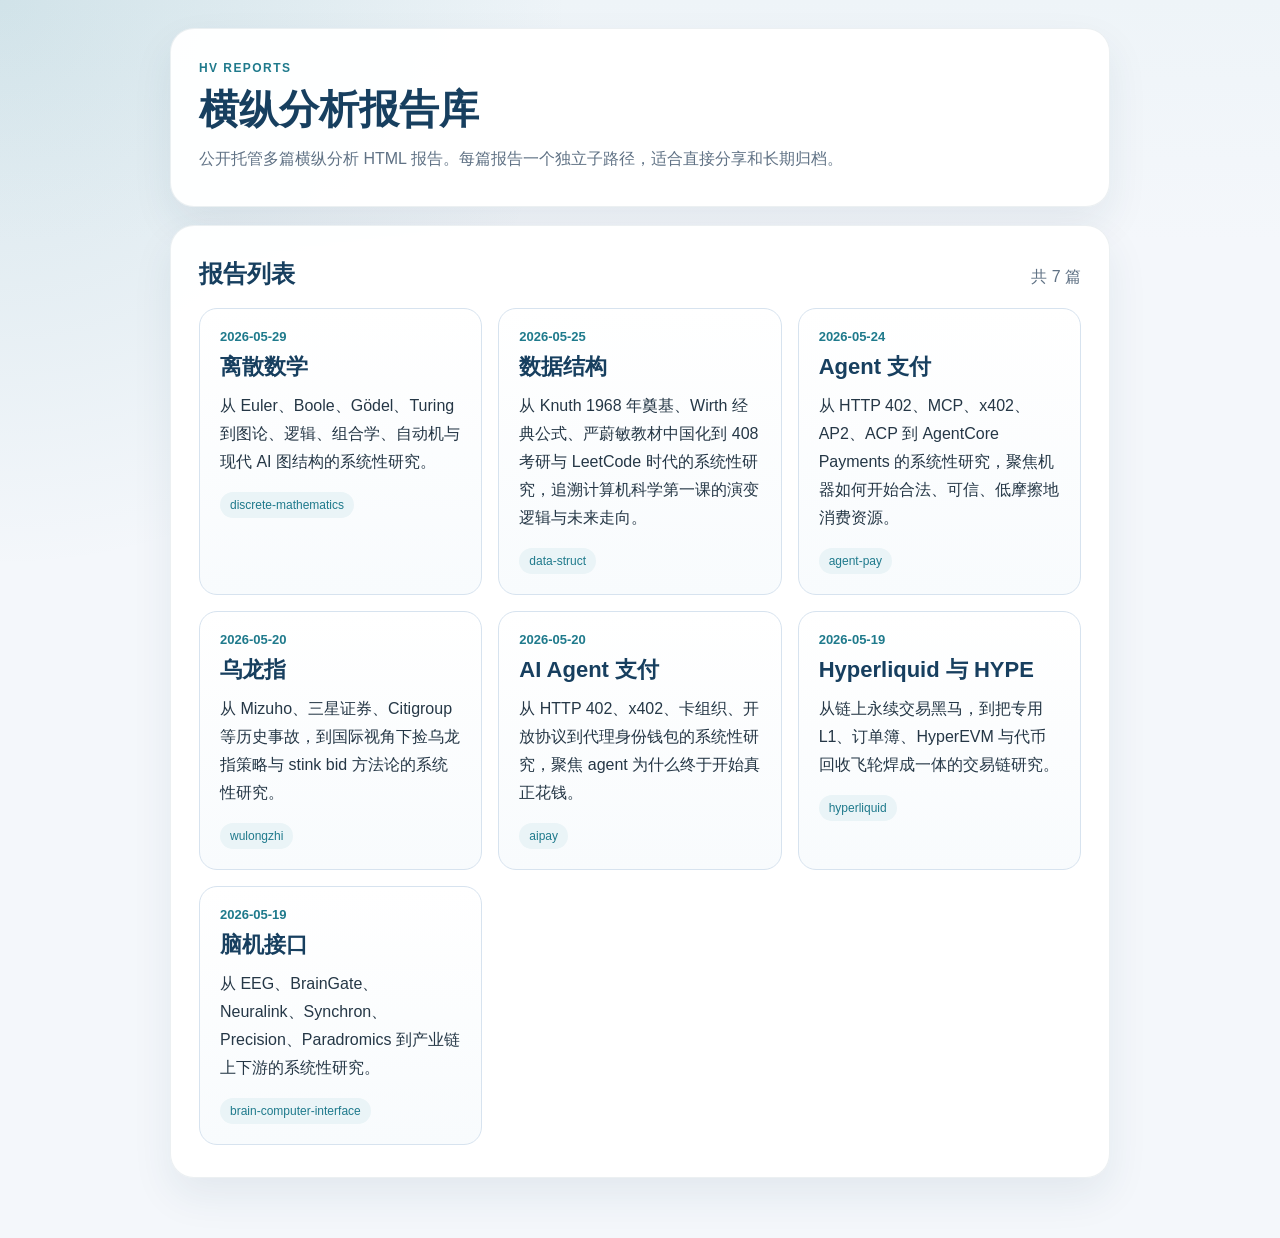
<file: index.html>
<!DOCTYPE html>
<html lang="zh-CN">
<head>
  <meta charset="UTF-8">
  <meta name="viewport" content="width=device-width, initial-scale=1.0">
  <title>hv-reports</title>
  <link rel="stylesheet" href="./assets/styles.css">
</head>
<body>
  <main class="page">
    <header class="hero">
      <p class="eyebrow">HV REPORTS</p>
      <h1>横纵分析报告库</h1>
      <p class="lead">公开托管多篇横纵分析 HTML 报告。每篇报告一个独立子路径，适合直接分享和长期归档。</p>
    </header>

    <section class="section">
      <div class="section-head">
        <h2>报告列表</h2>
        <p id="report-count">加载中...</p>
      </div>
      <div id="report-grid" class="grid"></div>
    </section>
  </main>

  <script>
    async function loadReports() {
      const response = await fetch(`./reports.json?v=${Date.now()}`, {
        cache: 'no-store'
      });
      const reports = await response.json();
      const grid = document.getElementById('report-grid');
      const count = document.getElementById('report-count');

      count.textContent = `共 ${reports.length} 篇`;
      grid.innerHTML = reports.map((report) => `
        <a class="card" href="./${report.slug}/">
          <div class="meta">${report.date}</div>
          <h3>${report.title}</h3>
          <p>${report.summary}</p>
          <span class="tag">${report.slug}</span>
        </a>
      `).join('');
    }

    loadReports().catch((error) => {
      const grid = document.getElementById('report-grid');
      const count = document.getElementById('report-count');
      count.textContent = '加载失败';
      grid.innerHTML = `<div class="empty">reports.json 读取失败：${error.message}</div>`;
    });
  </script>
</body>
</html>
</file>
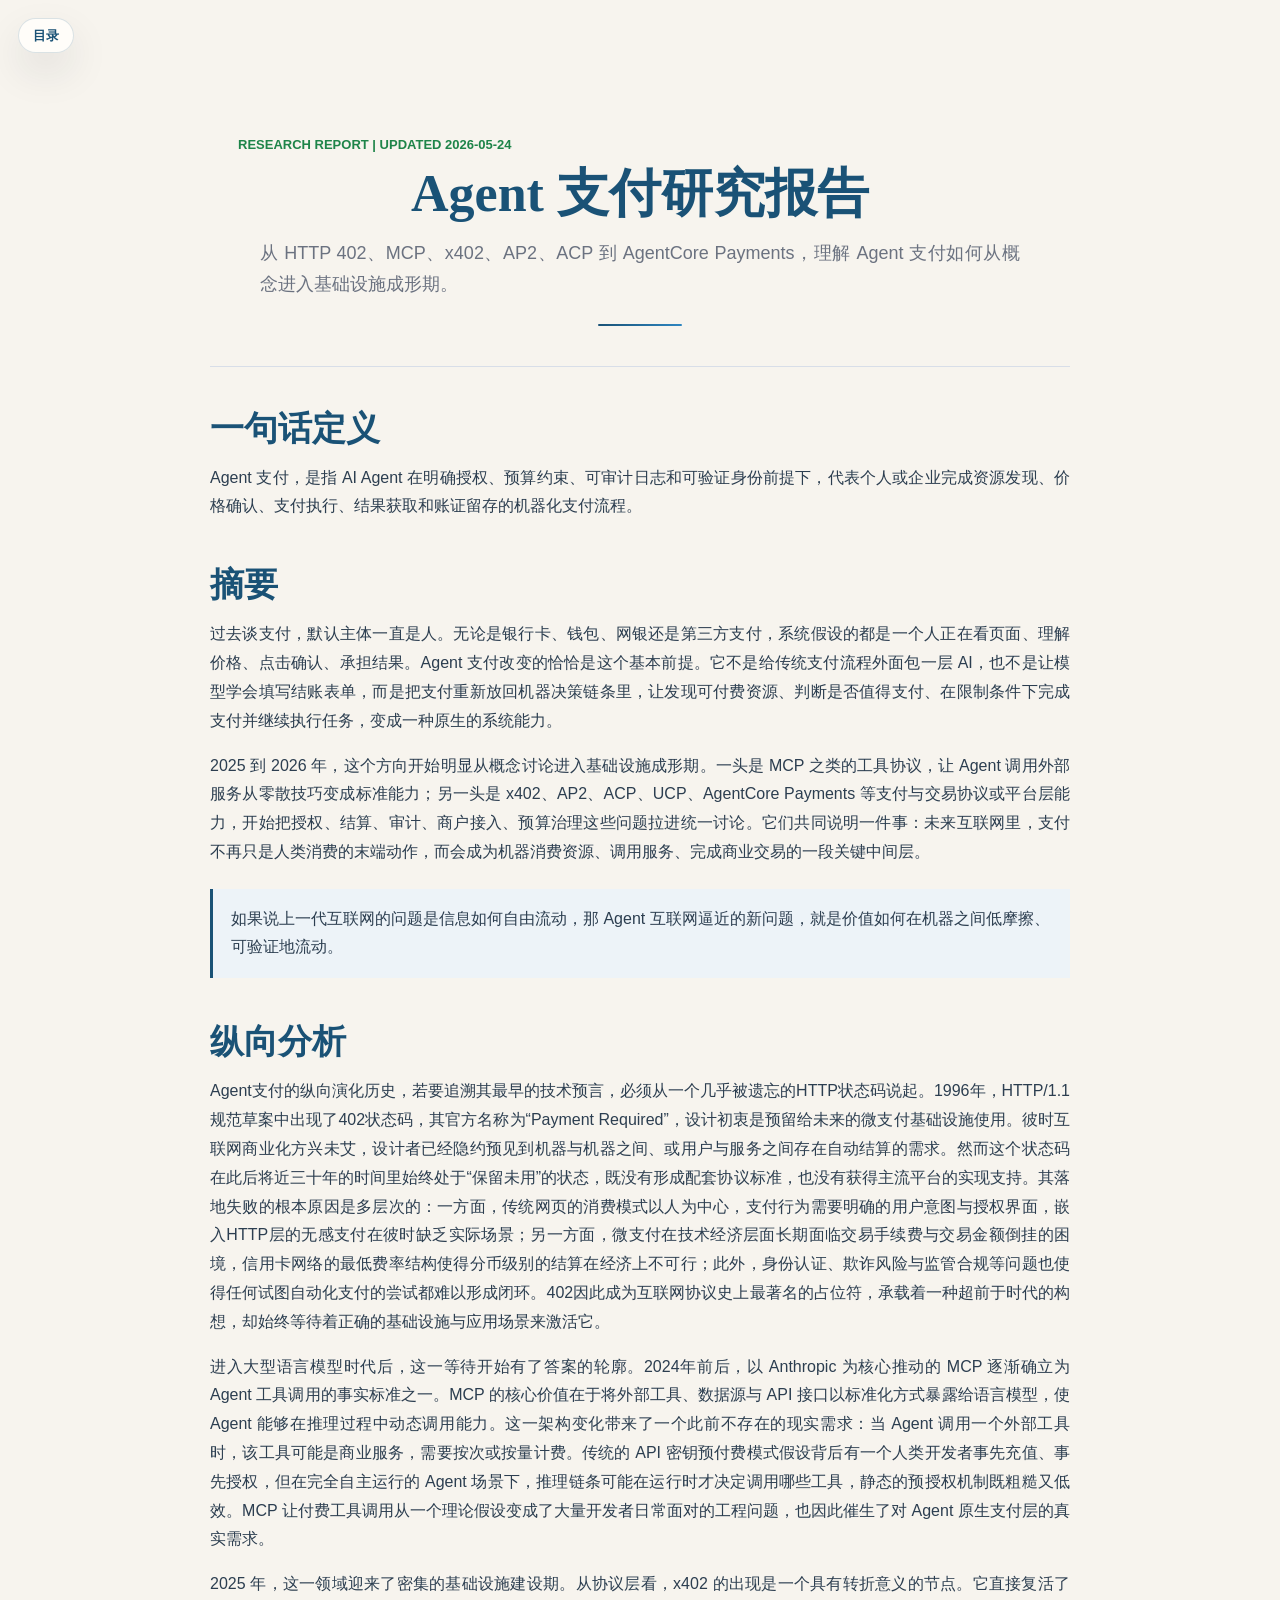
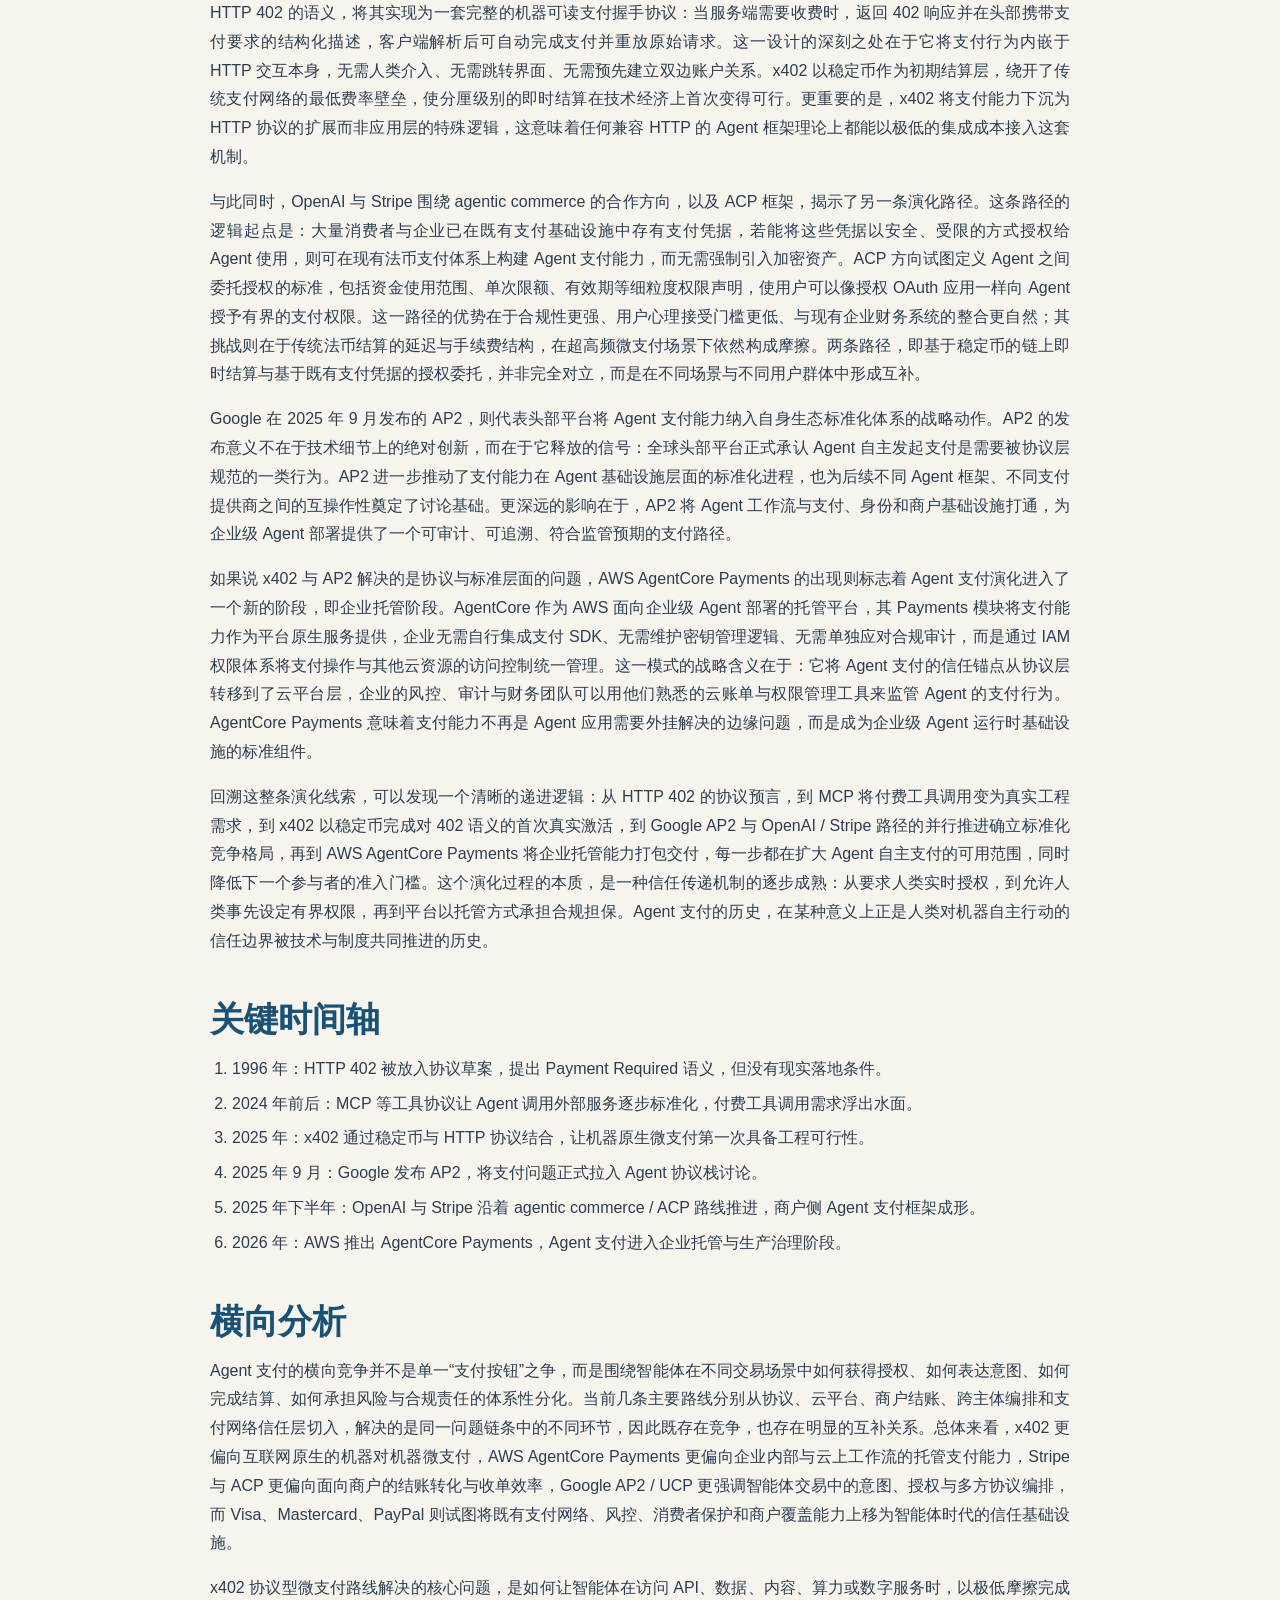
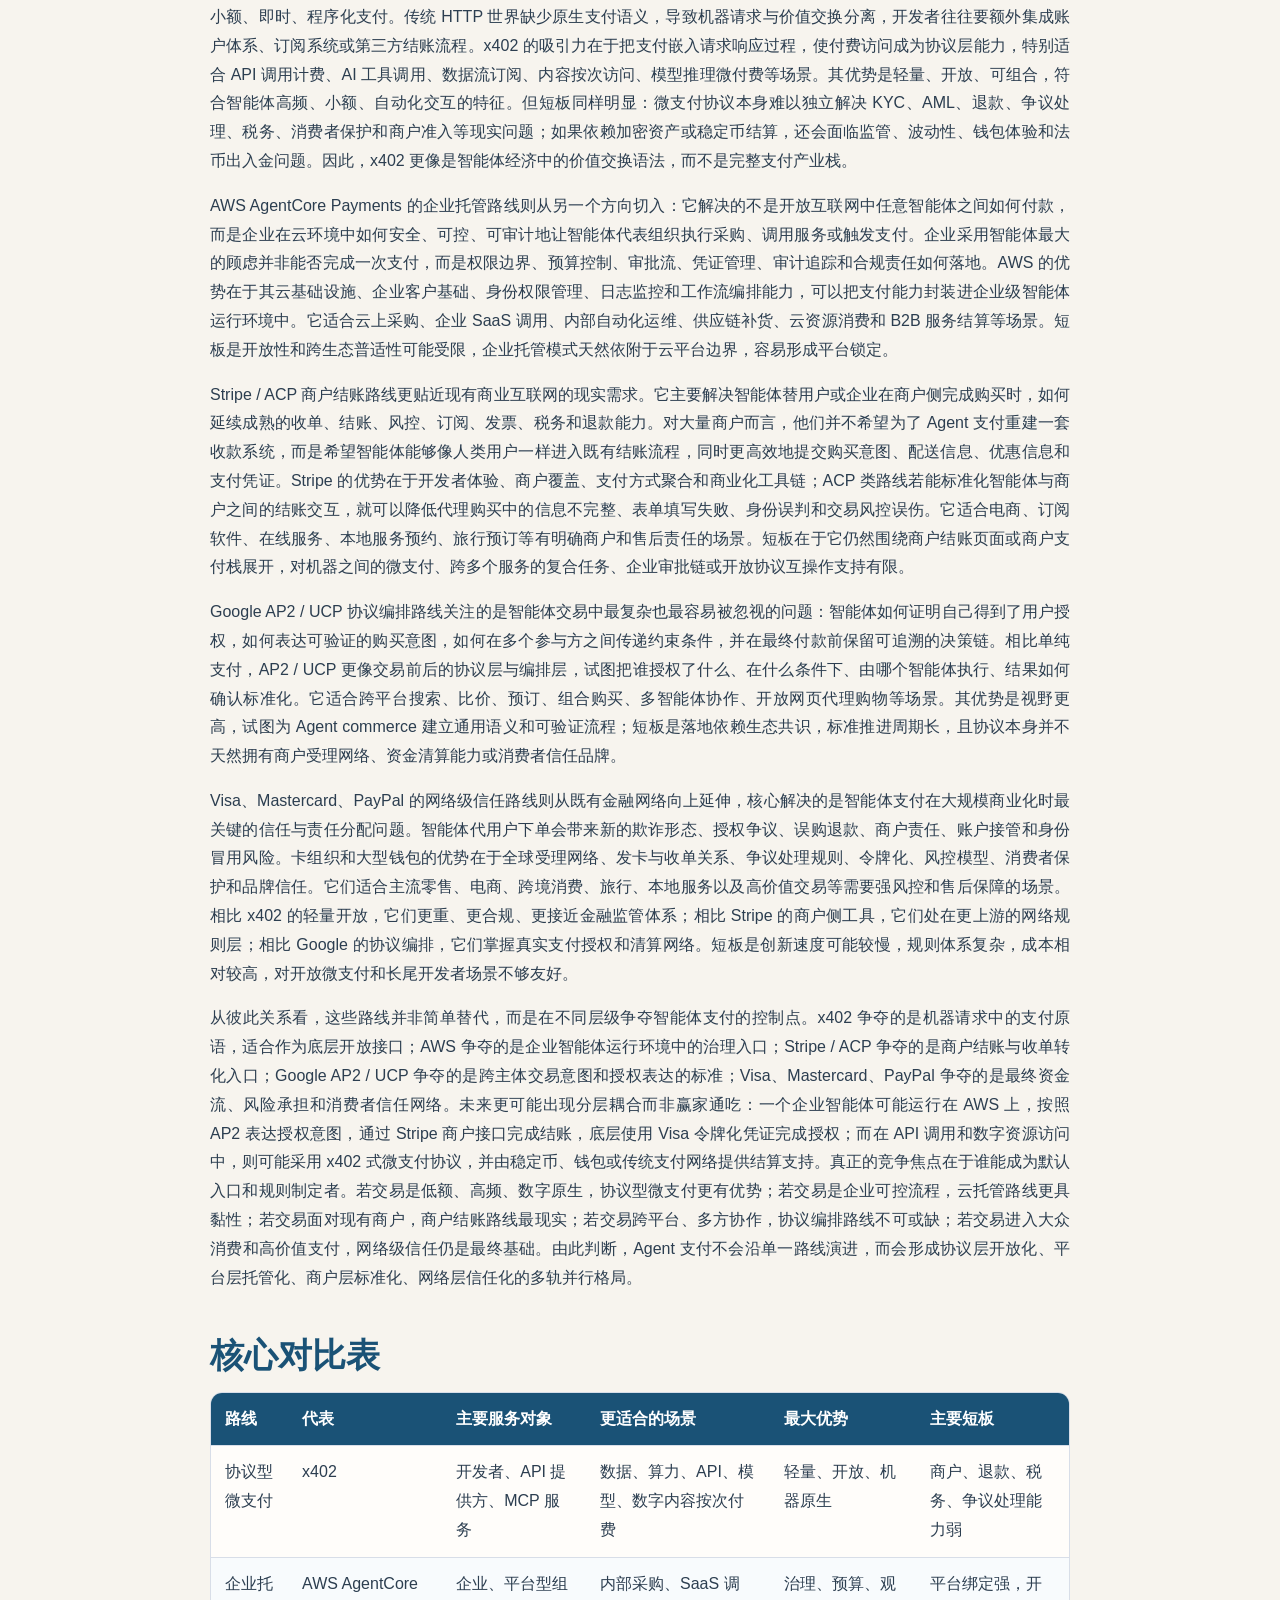
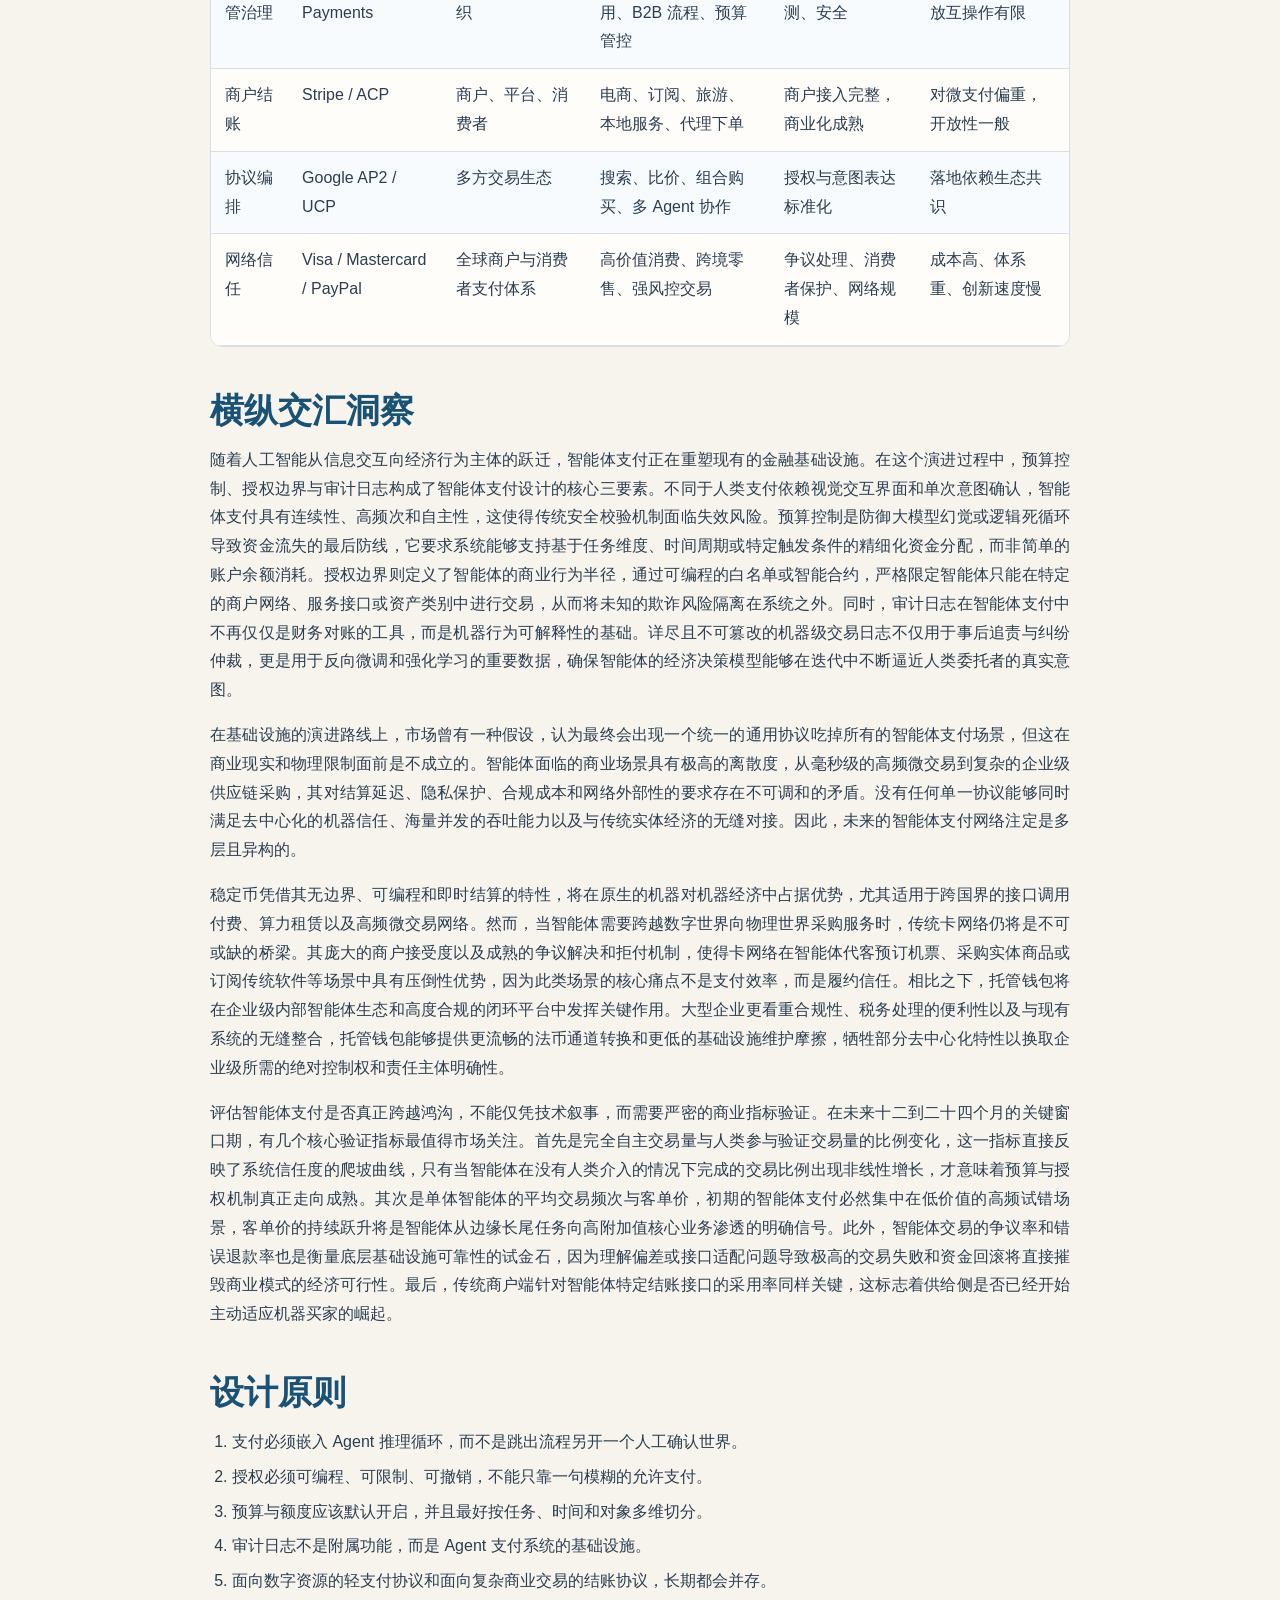
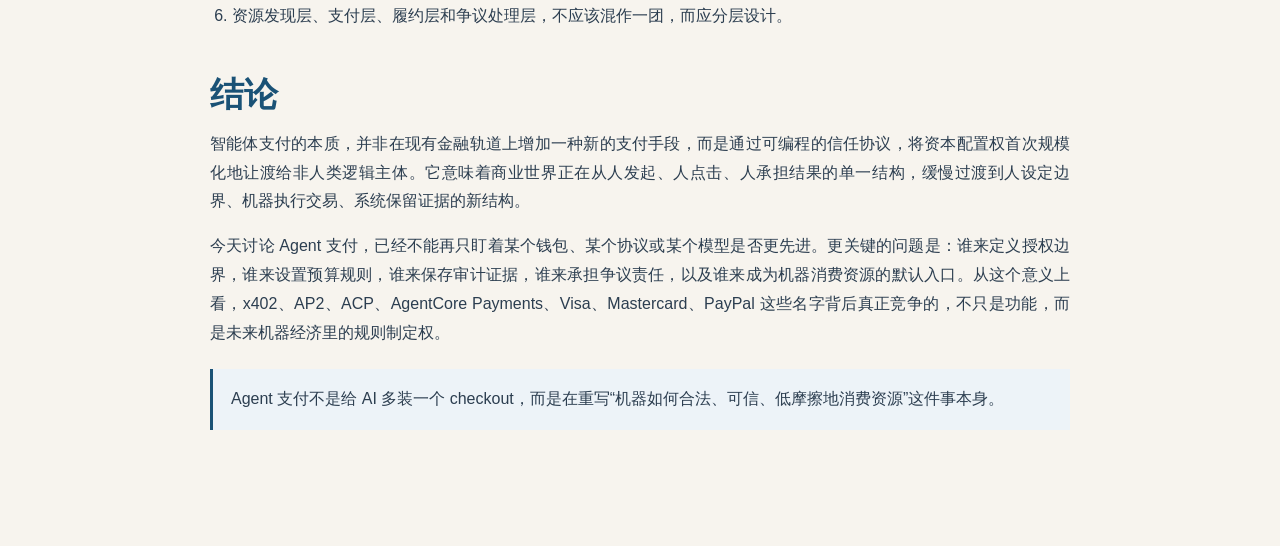
<file: agent-pay/index.html>
<!doctype html>
<html lang="zh-CN">
<head>
  <meta charset="utf-8">
  <meta name="viewport" content="width=device-width, initial-scale=1">
  <title>Agent 支付研究报告</title>
  <style>
    :root{
      --bg:#f7f4ee;
      --paper:#fffdfa;
      --ink:#2c3e50;
      --muted:#6b7280;
      --line:#d8dee8;
      --blue:#1a5276;
      --blue-soft:#2e86c1;
      --green:#1e8449;
      --quote:#edf3f8;
      --shadow:0 18px 40px rgba(30,41,59,.10);
      --content:860px;
    }
    *{box-sizing:border-box}
    html{scroll-behavior:smooth}
    body{
      margin:0;background:var(--bg);color:var(--ink);
      font-family:Inter,"PingFang SC","Hiragino Sans GB","Microsoft YaHei",sans-serif;
      font-size:16px;line-height:1.8;text-rendering:optimizeLegibility;
    }
    .nav-toggle{
      position:fixed;top:18px;left:18px;z-index:30;padding:10px 14px;
      border:1px solid rgba(26,82,118,.16);border-radius:999px;
      background:rgba(255,253,250,.92);color:var(--blue);box-shadow:var(--shadow);
      cursor:pointer;font:600 13px/1 Inter,"PingFang SC","Microsoft YaHei",sans-serif;
    }
    .nav-panel{
      position:fixed;top:62px;left:18px;z-index:29;width:min(320px,calc(100vw - 36px));
      padding:16px;border:1px solid rgba(26,82,118,.12);border-radius:18px;
      background:rgba(255,253,250,.97);box-shadow:var(--shadow);opacity:0;pointer-events:none;
      transform:translateY(-8px);transition:opacity .18s ease,transform .18s ease;
    }
    .nav-panel.open{opacity:1;pointer-events:auto;transform:translateY(0)}
    .nav-title{margin:0 0 10px;color:var(--blue);font:700 12px/1.2 Inter,"PingFang SC","Microsoft YaHei",sans-serif;text-transform:uppercase}
    .nav-list{display:grid;gap:6px}
    .nav-list a{color:var(--ink);text-decoration:none;padding:8px 10px;border-radius:10px;font-size:14px}
    .nav-list a:hover{background:#eef4f9;color:var(--blue)}
    .page{padding:84px 20px 72px}
    .cover{max-width:var(--content);margin:0 auto 42px;padding:52px 28px 40px;text-align:center;border-bottom:1px solid var(--line)}
    .cover-kicker{margin:0 0 12px;color:var(--green);font:600 13px/1.4 Inter,"PingFang SC","Microsoft YaHei",sans-serif;text-transform:uppercase}
    .cover h1{margin:0;color:var(--blue);font-family:"Cormorant Garamond","Georgia",serif;font-size:clamp(34px,5vw,52px);line-height:1.08;font-weight:700}
    .cover .subtitle{margin:16px auto 0;max-width:760px;color:var(--muted);font-size:18px;line-height:1.7}
    .cover-rule{width:84px;height:2px;margin:24px auto 0;background:linear-gradient(90deg,var(--blue),var(--blue-soft));border-radius:999px}
    main{max-width:var(--content);margin:0 auto}
    section{margin:0 0 44px}
    h2{margin:0 0 16px;color:var(--blue);font-family:"Cormorant Garamond","Georgia",serif;font-size:34px;line-height:1.15;font-weight:700}
    p{margin:0 0 16px;text-align:justify}
    ul,ol{margin:0 0 18px 22px;padding:0}
    li{margin:6px 0}
    blockquote{margin:22px 0;padding:16px 18px;border-left:3px solid var(--blue);background:var(--quote)}
    .table-wrap{overflow-x:auto;border:1px solid var(--line);border-radius:12px;background:var(--paper)}
    table{width:100%;border-collapse:collapse;min-width:720px;background:var(--paper)}
    th,td{padding:12px 14px;border-bottom:1px solid var(--line);vertical-align:top;text-align:left}
    th{background:var(--blue);color:#fff;font-weight:700}
    tbody tr:nth-child(even){background:#f8fbfd}
    @media (max-width: 720px){
      .page{padding:76px 14px 56px}
      .cover{padding:40px 10px 30px;margin-bottom:30px}
      .cover .subtitle{font-size:16px}
      h2{font-size:28px}
      .nav-toggle{top:12px;left:12px;padding:9px 12px}
      .nav-panel{top:54px;left:12px;width:min(300px,calc(100vw - 24px))}
    }
  </style>
</head>
<body>
  <button class="nav-toggle" type="button" aria-expanded="false" aria-controls="toc-panel" id="tocToggle">目录</button>
  <aside class="nav-panel" id="toc-panel" aria-label="报告目录">
    <p class="nav-title">Report Navigation</p>
    <nav class="nav-list">
      <a href="#definition">一句话定义</a>
      <a href="#summary">摘要</a>
      <a href="#vertical">纵向分析</a>
      <a href="#timeline">关键时间轴</a>
      <a href="#horizontal">横向分析</a>
      <a href="#comparison">核心对比表</a>
      <a href="#insight">横纵交汇洞察</a>
      <a href="#design">设计原则</a>
      <a href="#conclusion">结论</a>
    </nav>
  </aside>
  <div class="page">
    <header class="cover">
      <p class="cover-kicker">Research Report | Updated 2026-05-24</p>
      <h1>Agent 支付研究报告</h1>
      <p class="subtitle">从 HTTP 402、MCP、x402、AP2、ACP 到 AgentCore Payments，理解 Agent 支付如何从概念进入基础设施成形期。</p>
      <div class="cover-rule"></div>
    </header>
    <main>
      <section id="definition">
        <h2>一句话定义</h2>
        <p>Agent 支付，是指 AI Agent 在明确授权、预算约束、可审计日志和可验证身份前提下，代表个人或企业完成资源发现、价格确认、支付执行、结果获取和账证留存的机器化支付流程。</p>
      </section>
      <section id="summary">
        <h2>摘要</h2>
        <p>过去谈支付，默认主体一直是人。无论是银行卡、钱包、网银还是第三方支付，系统假设的都是一个人正在看页面、理解价格、点击确认、承担结果。Agent 支付改变的恰恰是这个基本前提。它不是给传统支付流程外面包一层 AI，也不是让模型学会填写结账表单，而是把支付重新放回机器决策链条里，让发现可付费资源、判断是否值得支付、在限制条件下完成支付并继续执行任务，变成一种原生的系统能力。</p>
        <p>2025 到 2026 年，这个方向开始明显从概念讨论进入基础设施成形期。一头是 MCP 之类的工具协议，让 Agent 调用外部服务从零散技巧变成标准能力；另一头是 x402、AP2、ACP、UCP、AgentCore Payments 等支付与交易协议或平台层能力，开始把授权、结算、审计、商户接入、预算治理这些问题拉进统一讨论。它们共同说明一件事：未来互联网里，支付不再只是人类消费的末端动作，而会成为机器消费资源、调用服务、完成商业交易的一段关键中间层。</p>
        <blockquote>如果说上一代互联网的问题是信息如何自由流动，那 Agent 互联网逼近的新问题，就是价值如何在机器之间低摩擦、可验证地流动。</blockquote>
      </section>
      <section id="vertical">
        <h2>纵向分析</h2>
        <p>Agent支付的纵向演化历史，若要追溯其最早的技术预言，必须从一个几乎被遗忘的HTTP状态码说起。1996年，HTTP/1.1规范草案中出现了402状态码，其官方名称为“Payment Required”，设计初衷是预留给未来的微支付基础设施使用。彼时互联网商业化方兴未艾，设计者已经隐约预见到机器与机器之间、或用户与服务之间存在自动结算的需求。然而这个状态码在此后将近三十年的时间里始终处于“保留未用”的状态，既没有形成配套协议标准，也没有获得主流平台的实现支持。其落地失败的根本原因是多层次的：一方面，传统网页的消费模式以人为中心，支付行为需要明确的用户意图与授权界面，嵌入HTTP层的无感支付在彼时缺乏实际场景；另一方面，微支付在技术经济层面长期面临交易手续费与交易金额倒挂的困境，信用卡网络的最低费率结构使得分币级别的结算在经济上不可行；此外，身份认证、欺诈风险与监管合规等问题也使得任何试图自动化支付的尝试都难以形成闭环。402因此成为互联网协议史上最著名的占位符，承载着一种超前于时代的构想，却始终等待着正确的基础设施与应用场景来激活它。</p>
        <p>进入大型语言模型时代后，这一等待开始有了答案的轮廓。2024年前后，以 Anthropic 为核心推动的 MCP 逐渐确立为 Agent 工具调用的事实标准之一。MCP 的核心价值在于将外部工具、数据源与 API 接口以标准化方式暴露给语言模型，使 Agent 能够在推理过程中动态调用能力。这一架构变化带来了一个此前不存在的现实需求：当 Agent 调用一个外部工具时，该工具可能是商业服务，需要按次或按量计费。传统的 API 密钥预付费模式假设背后有一个人类开发者事先充值、事先授权，但在完全自主运行的 Agent 场景下，推理链条可能在运行时才决定调用哪些工具，静态的预授权机制既粗糙又低效。MCP 让付费工具调用从一个理论假设变成了大量开发者日常面对的工程问题，也因此催生了对 Agent 原生支付层的真实需求。</p>
        <p>2025 年，这一领域迎来了密集的基础设施建设期。从协议层看，x402 的出现是一个具有转折意义的节点。它直接复活了 HTTP 402 的语义，将其实现为一套完整的机器可读支付握手协议：当服务端需要收费时，返回 402 响应并在头部携带支付要求的结构化描述，客户端解析后可自动完成支付并重放原始请求。这一设计的深刻之处在于它将支付行为内嵌于 HTTP 交互本身，无需人类介入、无需跳转界面、无需预先建立双边账户关系。x402 以稳定币作为初期结算层，绕开了传统支付网络的最低费率壁垒，使分厘级别的即时结算在技术经济上首次变得可行。更重要的是，x402 将支付能力下沉为 HTTP 协议的扩展而非应用层的特殊逻辑，这意味着任何兼容 HTTP 的 Agent 框架理论上都能以极低的集成成本接入这套机制。</p>
        <p>与此同时，OpenAI 与 Stripe 围绕 agentic commerce 的合作方向，以及 ACP 框架，揭示了另一条演化路径。这条路径的逻辑起点是：大量消费者与企业已在既有支付基础设施中存有支付凭据，若能将这些凭据以安全、受限的方式授权给 Agent 使用，则可在现有法币支付体系上构建 Agent 支付能力，而无需强制引入加密资产。ACP 方向试图定义 Agent 之间委托授权的标准，包括资金使用范围、单次限额、有效期等细粒度权限声明，使用户可以像授权 OAuth 应用一样向 Agent 授予有界的支付权限。这一路径的优势在于合规性更强、用户心理接受门槛更低、与现有企业财务系统的整合更自然；其挑战则在于传统法币结算的延迟与手续费结构，在超高频微支付场景下依然构成摩擦。两条路径，即基于稳定币的链上即时结算与基于既有支付凭据的授权委托，并非完全对立，而是在不同场景与不同用户群体中形成互补。</p>
        <p>Google 在 2025 年 9 月发布的 AP2，则代表头部平台将 Agent 支付能力纳入自身生态标准化体系的战略动作。AP2 的发布意义不在于技术细节上的绝对创新，而在于它释放的信号：全球头部平台正式承认 Agent 自主发起支付是需要被协议层规范的一类行为。AP2 进一步推动了支付能力在 Agent 基础设施层面的标准化进程，也为后续不同 Agent 框架、不同支付提供商之间的互操作性奠定了讨论基础。更深远的影响在于，AP2 将 Agent 工作流与支付、身份和商户基础设施打通，为企业级 Agent 部署提供了一个可审计、可追溯、符合监管预期的支付路径。</p>
        <p>如果说 x402 与 AP2 解决的是协议与标准层面的问题，AWS AgentCore Payments 的出现则标志着 Agent 支付演化进入了一个新的阶段，即企业托管阶段。AgentCore 作为 AWS 面向企业级 Agent 部署的托管平台，其 Payments 模块将支付能力作为平台原生服务提供，企业无需自行集成支付 SDK、无需维护密钥管理逻辑、无需单独应对合规审计，而是通过 IAM 权限体系将支付操作与其他云资源的访问控制统一管理。这一模式的战略含义在于：它将 Agent 支付的信任锚点从协议层转移到了云平台层，企业的风控、审计与财务团队可以用他们熟悉的云账单与权限管理工具来监管 Agent 的支付行为。AgentCore Payments 意味着支付能力不再是 Agent 应用需要外挂解决的边缘问题，而是成为企业级 Agent 运行时基础设施的标准组件。</p>
        <p>回溯这整条演化线索，可以发现一个清晰的递进逻辑：从 HTTP 402 的协议预言，到 MCP 将付费工具调用变为真实工程需求，到 x402 以稳定币完成对 402 语义的首次真实激活，到 Google AP2 与 OpenAI / Stripe 路径的并行推进确立标准化竞争格局，再到 AWS AgentCore Payments 将企业托管能力打包交付，每一步都在扩大 Agent 自主支付的可用范围，同时降低下一个参与者的准入门槛。这个演化过程的本质，是一种信任传递机制的逐步成熟：从要求人类实时授权，到允许人类事先设定有界权限，再到平台以托管方式承担合规担保。Agent 支付的历史，在某种意义上正是人类对机器自主行动的信任边界被技术与制度共同推进的历史。</p>
      </section>
      <section id="timeline">
        <h2>关键时间轴</h2>
        <ol>
          <li>1996 年：HTTP 402 被放入协议草案，提出 Payment Required 语义，但没有现实落地条件。</li>
          <li>2024 年前后：MCP 等工具协议让 Agent 调用外部服务逐步标准化，付费工具调用需求浮出水面。</li>
          <li>2025 年：x402 通过稳定币与 HTTP 协议结合，让机器原生微支付第一次具备工程可行性。</li>
          <li>2025 年 9 月：Google 发布 AP2，将支付问题正式拉入 Agent 协议栈讨论。</li>
          <li>2025 年下半年：OpenAI 与 Stripe 沿着 agentic commerce / ACP 路线推进，商户侧 Agent 支付框架成形。</li>
          <li>2026 年：AWS 推出 AgentCore Payments，Agent 支付进入企业托管与生产治理阶段。</li>
        </ol>
      </section>
      <section id="horizontal">
        <h2>横向分析</h2>
        <p>Agent 支付的横向竞争并不是单一“支付按钮”之争，而是围绕智能体在不同交易场景中如何获得授权、如何表达意图、如何完成结算、如何承担风险与合规责任的体系性分化。当前几条主要路线分别从协议、云平台、商户结账、跨主体编排和支付网络信任层切入，解决的是同一问题链条中的不同环节，因此既存在竞争，也存在明显的互补关系。总体来看，x402 更偏向互联网原生的机器对机器微支付，AWS AgentCore Payments 更偏向企业内部与云上工作流的托管支付能力，Stripe 与 ACP 更偏向面向商户的结账转化与收单效率，Google AP2 / UCP 更强调智能体交易中的意图、授权与多方协议编排，而 Visa、Mastercard、PayPal 则试图将既有支付网络、风控、消费者保护和商户覆盖能力上移为智能体时代的信任基础设施。</p>
        <p>x402 协议型微支付路线解决的核心问题，是如何让智能体在访问 API、数据、内容、算力或数字服务时，以极低摩擦完成小额、即时、程序化支付。传统 HTTP 世界缺少原生支付语义，导致机器请求与价值交换分离，开发者往往要额外集成账户体系、订阅系统或第三方结账流程。x402 的吸引力在于把支付嵌入请求响应过程，使付费访问成为协议层能力，特别适合 API 调用计费、AI 工具调用、数据流订阅、内容按次访问、模型推理微付费等场景。其优势是轻量、开放、可组合，符合智能体高频、小额、自动化交互的特征。但短板同样明显：微支付协议本身难以独立解决 KYC、AML、退款、争议处理、税务、消费者保护和商户准入等现实问题；如果依赖加密资产或稳定币结算，还会面临监管、波动性、钱包体验和法币出入金问题。因此，x402 更像是智能体经济中的价值交换语法，而不是完整支付产业栈。</p>
        <p>AWS AgentCore Payments 的企业托管路线则从另一个方向切入：它解决的不是开放互联网中任意智能体之间如何付款，而是企业在云环境中如何安全、可控、可审计地让智能体代表组织执行采购、调用服务或触发支付。企业采用智能体最大的顾虑并非能否完成一次支付，而是权限边界、预算控制、审批流、凭证管理、审计追踪和合规责任如何落地。AWS 的优势在于其云基础设施、企业客户基础、身份权限管理、日志监控和工作流编排能力，可以把支付能力封装进企业级智能体运行环境中。它适合云上采购、企业 SaaS 调用、内部自动化运维、供应链补货、云资源消费和 B2B 服务结算等场景。短板是开放性和跨生态普适性可能受限，企业托管模式天然依附于云平台边界，容易形成平台锁定。</p>
        <p>Stripe / ACP 商户结账路线更贴近现有商业互联网的现实需求。它主要解决智能体替用户或企业在商户侧完成购买时，如何延续成熟的收单、结账、风控、订阅、发票、税务和退款能力。对大量商户而言，他们并不希望为了 Agent 支付重建一套收款系统，而是希望智能体能够像人类用户一样进入既有结账流程，同时更高效地提交购买意图、配送信息、优惠信息和支付凭证。Stripe 的优势在于开发者体验、商户覆盖、支付方式聚合和商业化工具链；ACP 类路线若能标准化智能体与商户之间的结账交互，就可以降低代理购买中的信息不完整、表单填写失败、身份误判和交易风控误伤。它适合电商、订阅软件、在线服务、本地服务预约、旅行预订等有明确商户和售后责任的场景。短板在于它仍然围绕商户结账页面或商户支付栈展开，对机器之间的微支付、跨多个服务的复合任务、企业审批链或开放协议互操作支持有限。</p>
        <p>Google AP2 / UCP 协议编排路线关注的是智能体交易中最复杂也最容易被忽视的问题：智能体如何证明自己得到了用户授权，如何表达可验证的购买意图，如何在多个参与方之间传递约束条件，并在最终付款前保留可追溯的决策链。相比单纯支付，AP2 / UCP 更像交易前后的协议层与编排层，试图把谁授权了什么、在什么条件下、由哪个智能体执行、结果如何确认标准化。它适合跨平台搜索、比价、预订、组合购买、多智能体协作、开放网页代理购物等场景。其优势是视野更高，试图为 Agent commerce 建立通用语义和可验证流程；短板是落地依赖生态共识，标准推进周期长，且协议本身并不天然拥有商户受理网络、资金清算能力或消费者信任品牌。</p>
        <p>Visa、Mastercard、PayPal 的网络级信任路线则从既有金融网络向上延伸，核心解决的是智能体支付在大规模商业化时最关键的信任与责任分配问题。智能体代用户下单会带来新的欺诈形态、授权争议、误购退款、商户责任、账户接管和身份冒用风险。卡组织和大型钱包的优势在于全球受理网络、发卡与收单关系、争议处理规则、令牌化、风控模型、消费者保护和品牌信任。它们适合主流零售、电商、跨境消费、旅行、本地服务以及高价值交易等需要强风控和售后保障的场景。相比 x402 的轻量开放，它们更重、更合规、更接近金融监管体系；相比 Stripe 的商户侧工具，它们处在更上游的网络规则层；相比 Google 的协议编排，它们掌握真实支付授权和清算网络。短板是创新速度可能较慢，规则体系复杂，成本相对较高，对开放微支付和长尾开发者场景不够友好。</p>
        <p>从彼此关系看，这些路线并非简单替代，而是在不同层级争夺智能体支付的控制点。x402 争夺的是机器请求中的支付原语，适合作为底层开放接口；AWS 争夺的是企业智能体运行环境中的治理入口；Stripe / ACP 争夺的是商户结账与收单转化入口；Google AP2 / UCP 争夺的是跨主体交易意图和授权表达的标准；Visa、Mastercard、PayPal 争夺的是最终资金流、风险承担和消费者信任网络。未来更可能出现分层耦合而非赢家通吃：一个企业智能体可能运行在 AWS 上，按照 AP2 表达授权意图，通过 Stripe 商户接口完成结账，底层使用 Visa 令牌化凭证完成授权；而在 API 调用和数字资源访问中，则可能采用 x402 式微支付协议，并由稳定币、钱包或传统支付网络提供结算支持。真正的竞争焦点在于谁能成为默认入口和规则制定者。若交易是低额、高频、数字原生，协议型微支付更有优势；若交易是企业可控流程，云托管路线更具黏性；若交易面对现有商户，商户结账路线最现实；若交易跨平台、多方协作，协议编排路线不可或缺；若交易进入大众消费和高价值支付，网络级信任仍是最终基础。由此判断，Agent 支付不会沿单一路线演进，而会形成协议层开放化、平台层托管化、商户层标准化、网络层信任化的多轨并行格局。</p>
      </section>
      <section id="comparison">
        <h2>核心对比表</h2>
        <div class="table-wrap">
          <table>
            <thead>
              <tr><th>路线</th><th>代表</th><th>主要服务对象</th><th>更适合的场景</th><th>最大优势</th><th>主要短板</th></tr>
            </thead>
            <tbody>
              <tr><td>协议型微支付</td><td>x402</td><td>开发者、API 提供方、MCP 服务</td><td>数据、算力、API、模型、数字内容按次付费</td><td>轻量、开放、机器原生</td><td>商户、退款、税务、争议处理能力弱</td></tr>
              <tr><td>企业托管治理</td><td>AWS AgentCore Payments</td><td>企业、平台型组织</td><td>内部采购、SaaS 调用、B2B 流程、预算管控</td><td>治理、预算、观测、安全</td><td>平台绑定强，开放互操作有限</td></tr>
              <tr><td>商户结账</td><td>Stripe / ACP</td><td>商户、平台、消费者</td><td>电商、订阅、旅游、本地服务、代理下单</td><td>商户接入完整，商业化成熟</td><td>对微支付偏重，开放性一般</td></tr>
              <tr><td>协议编排</td><td>Google AP2 / UCP</td><td>多方交易生态</td><td>搜索、比价、组合购买、多 Agent 协作</td><td>授权与意图表达标准化</td><td>落地依赖生态共识</td></tr>
              <tr><td>网络信任</td><td>Visa / Mastercard / PayPal</td><td>全球商户与消费者支付体系</td><td>高价值消费、跨境零售、强风控交易</td><td>争议处理、消费者保护、网络规模</td><td>成本高、体系重、创新速度慢</td></tr>
            </tbody>
          </table>
        </div>
      </section>
      <section id="insight">
        <h2>横纵交汇洞察</h2>
        <p>随着人工智能从信息交互向经济行为主体的跃迁，智能体支付正在重塑现有的金融基础设施。在这个演进过程中，预算控制、授权边界与审计日志构成了智能体支付设计的核心三要素。不同于人类支付依赖视觉交互界面和单次意图确认，智能体支付具有连续性、高频次和自主性，这使得传统安全校验机制面临失效风险。预算控制是防御大模型幻觉或逻辑死循环导致资金流失的最后防线，它要求系统能够支持基于任务维度、时间周期或特定触发条件的精细化资金分配，而非简单的账户余额消耗。授权边界则定义了智能体的商业行为半径，通过可编程的白名单或智能合约，严格限定智能体只能在特定的商户网络、服务接口或资产类别中进行交易，从而将未知的欺诈风险隔离在系统之外。同时，审计日志在智能体支付中不再仅仅是财务对账的工具，而是机器行为可解释性的基础。详尽且不可篡改的机器级交易日志不仅用于事后追责与纠纷仲裁，更是用于反向微调和强化学习的重要数据，确保智能体的经济决策模型能够在迭代中不断逼近人类委托者的真实意图。</p>
        <p>在基础设施的演进路线上，市场曾有一种假设，认为最终会出现一个统一的通用协议吃掉所有的智能体支付场景，但这在商业现实和物理限制面前是不成立的。智能体面临的商业场景具有极高的离散度，从毫秒级的高频微交易到复杂的企业级供应链采购，其对结算延迟、隐私保护、合规成本和网络外部性的要求存在不可调和的矛盾。没有任何单一协议能够同时满足去中心化的机器信任、海量并发的吞吐能力以及与传统实体经济的无缝对接。因此，未来的智能体支付网络注定是多层且异构的。</p>
        <p>稳定币凭借其无边界、可编程和即时结算的特性，将在原生的机器对机器经济中占据优势，尤其适用于跨国界的接口调用付费、算力租赁以及高频微交易网络。然而，当智能体需要跨越数字世界向物理世界采购服务时，传统卡网络仍将是不可或缺的桥梁。其庞大的商户接受度以及成熟的争议解决和拒付机制，使得卡网络在智能体代客预订机票、采购实体商品或订阅传统软件等场景中具有压倒性优势，因为此类场景的核心痛点不是支付效率，而是履约信任。相比之下，托管钱包将在企业级内部智能体生态和高度合规的闭环平台中发挥关键作用。大型企业更看重合规性、税务处理的便利性以及与现有系统的无缝整合，托管钱包能够提供更流畅的法币通道转换和更低的基础设施维护摩擦，牺牲部分去中心化特性以换取企业级所需的绝对控制权和责任主体明确性。</p>
        <p>评估智能体支付是否真正跨越鸿沟，不能仅凭技术叙事，而需要严密的商业指标验证。在未来十二到二十四个月的关键窗口期，有几个核心验证指标最值得市场关注。首先是完全自主交易量与人类参与验证交易量的比例变化，这一指标直接反映了系统信任度的爬坡曲线，只有当智能体在没有人类介入的情况下完成的交易比例出现非线性增长，才意味着预算与授权机制真正走向成熟。其次是单体智能体的平均交易频次与客单价，初期的智能体支付必然集中在低价值的高频试错场景，客单价的持续跃升将是智能体从边缘长尾任务向高附加值核心业务渗透的明确信号。此外，智能体交易的争议率和错误退款率也是衡量底层基础设施可靠性的试金石，因为理解偏差或接口适配问题导致极高的交易失败和资金回滚将直接摧毁商业模式的经济可行性。最后，传统商户端针对智能体特定结账接口的采用率同样关键，这标志着供给侧是否已经开始主动适应机器买家的崛起。</p>
      </section>
      <section id="design">
        <h2>设计原则</h2>
        <ol>
          <li>支付必须嵌入 Agent 推理循环，而不是跳出流程另开一个人工确认世界。</li>
          <li>授权必须可编程、可限制、可撤销，不能只靠一句模糊的允许支付。</li>
          <li>预算与额度应该默认开启，并且最好按任务、时间和对象多维切分。</li>
          <li>审计日志不是附属功能，而是 Agent 支付系统的基础设施。</li>
          <li>面向数字资源的轻支付协议和面向复杂商业交易的结账协议，长期都会并存。</li>
          <li>资源发现层、支付层、履约层和争议处理层，不应该混作一团，而应分层设计。</li>
        </ol>
      </section>
      <section id="conclusion">
        <h2>结论</h2>
        <p>智能体支付的本质，并非在现有金融轨道上增加一种新的支付手段，而是通过可编程的信任协议，将资本配置权首次规模化地让渡给非人类逻辑主体。它意味着商业世界正在从人发起、人点击、人承担结果的单一结构，缓慢过渡到人设定边界、机器执行交易、系统保留证据的新结构。</p>
        <p>今天讨论 Agent 支付，已经不能再只盯着某个钱包、某个协议或某个模型是否更先进。更关键的问题是：谁来定义授权边界，谁来设置预算规则，谁来保存审计证据，谁来承担争议责任，以及谁来成为机器消费资源的默认入口。从这个意义上看，x402、AP2、ACP、AgentCore Payments、Visa、Mastercard、PayPal 这些名字背后真正竞争的，不只是功能，而是未来机器经济里的规则制定权。</p>
        <blockquote>Agent 支付不是给 AI 多装一个 checkout，而是在重写“机器如何合法、可信、低摩擦地消费资源”这件事本身。</blockquote>
      </section>
    </main>
  </div>
  <script>
    (function () {
      const button = document.getElementById('tocToggle');
      const panel = document.getElementById('toc-panel');
      if (!button || !panel) return;
      function closePanel() { panel.classList.remove('open'); button.setAttribute('aria-expanded', 'false'); }
      function openPanel() { panel.classList.add('open'); button.setAttribute('aria-expanded', 'true'); }
      button.addEventListener('click', function () {
        const expanded = button.getAttribute('aria-expanded') === 'true';
        if (expanded) closePanel(); else openPanel();
      });
      document.addEventListener('click', function (event) {
        if (!panel.contains(event.target) && !button.contains(event.target)) closePanel();
      });
      panel.querySelectorAll('a').forEach(function (link) {
        link.addEventListener('click', function () { closePanel(); });
      });
    })();
  </script>
</body>
</html>
</file>
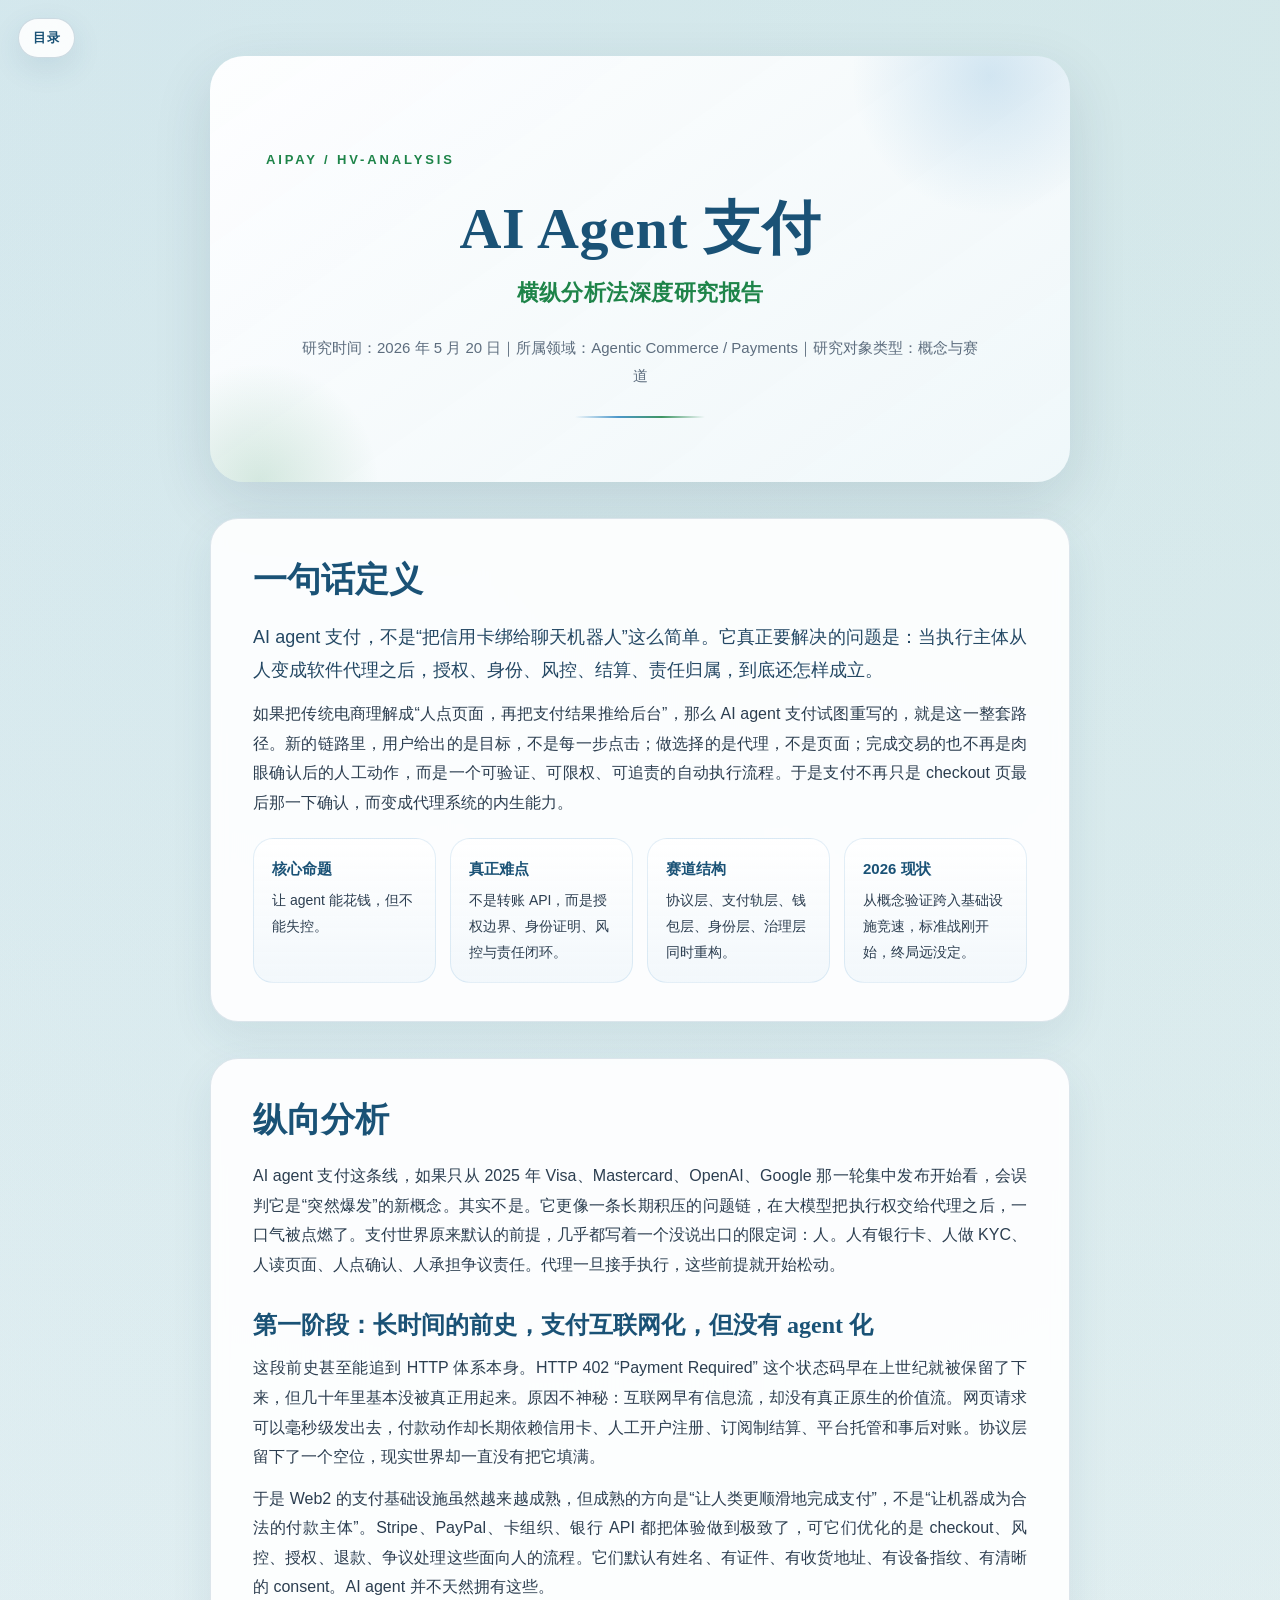
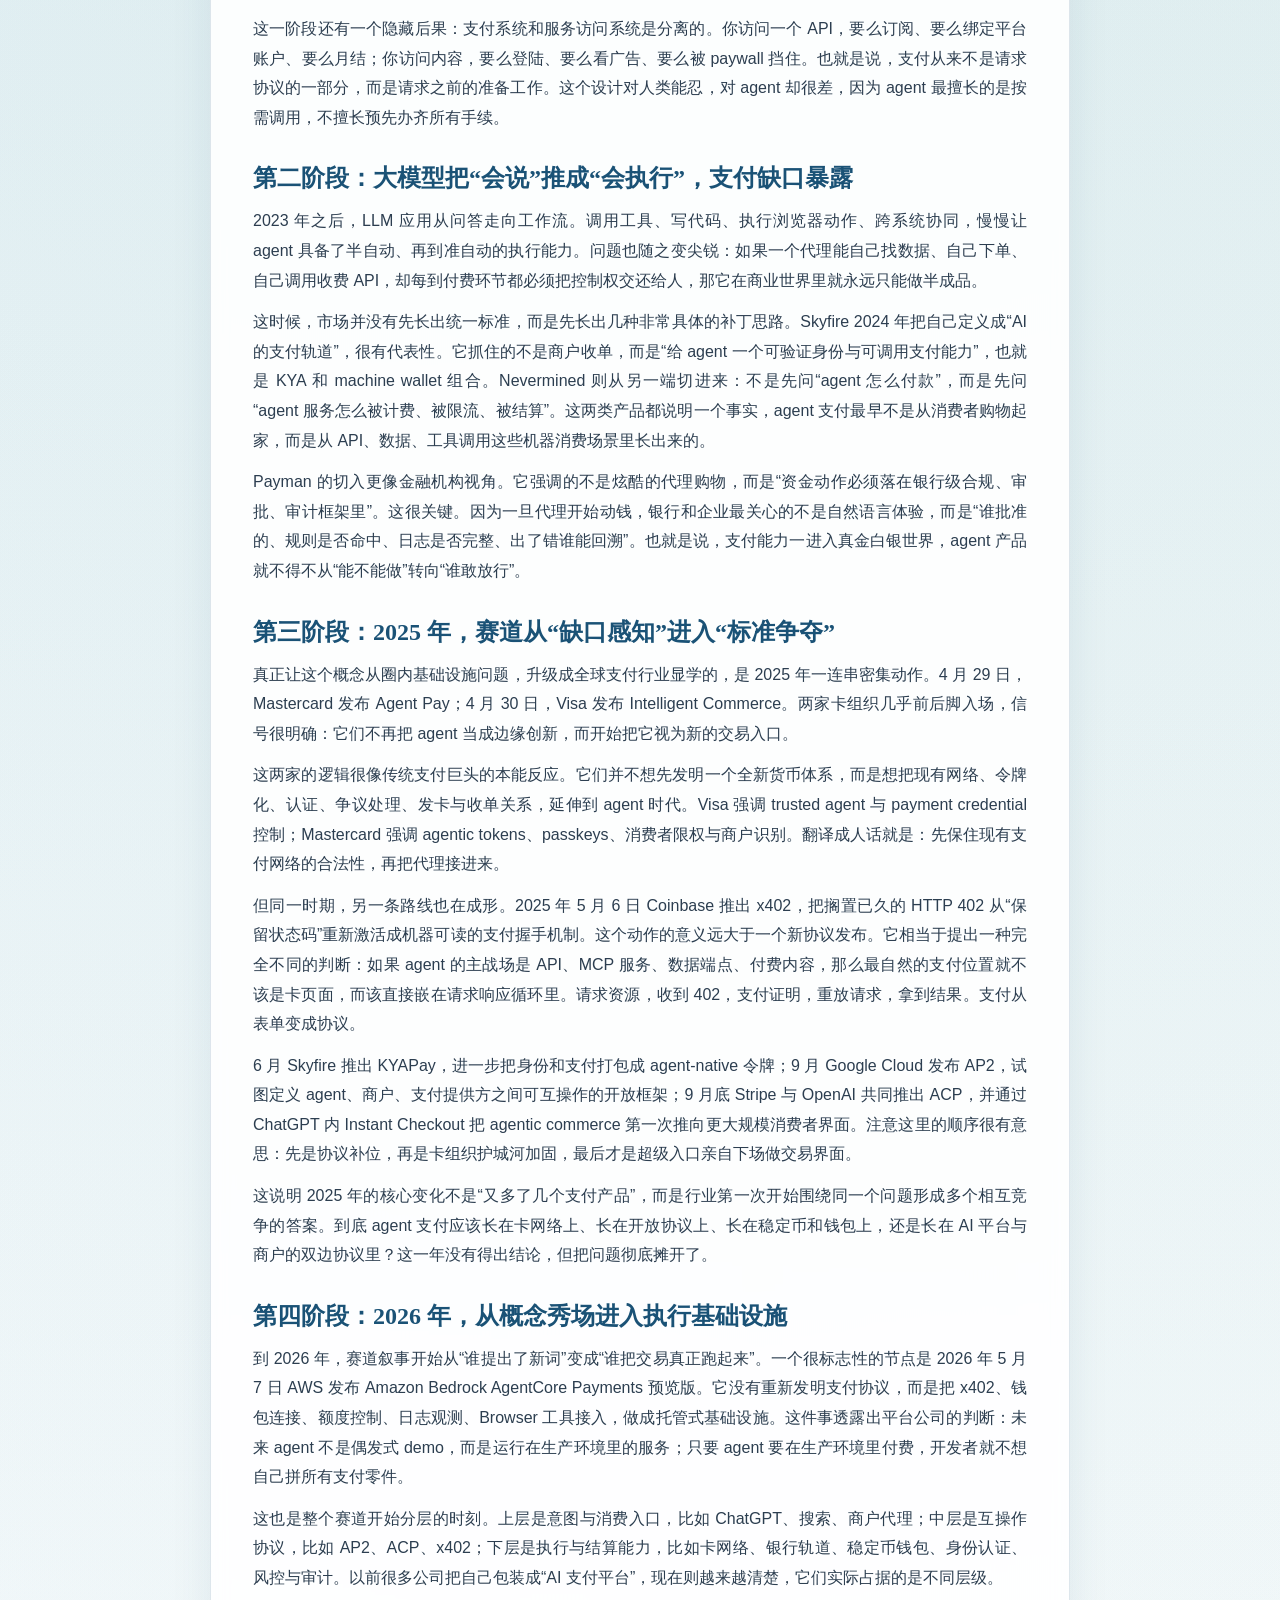
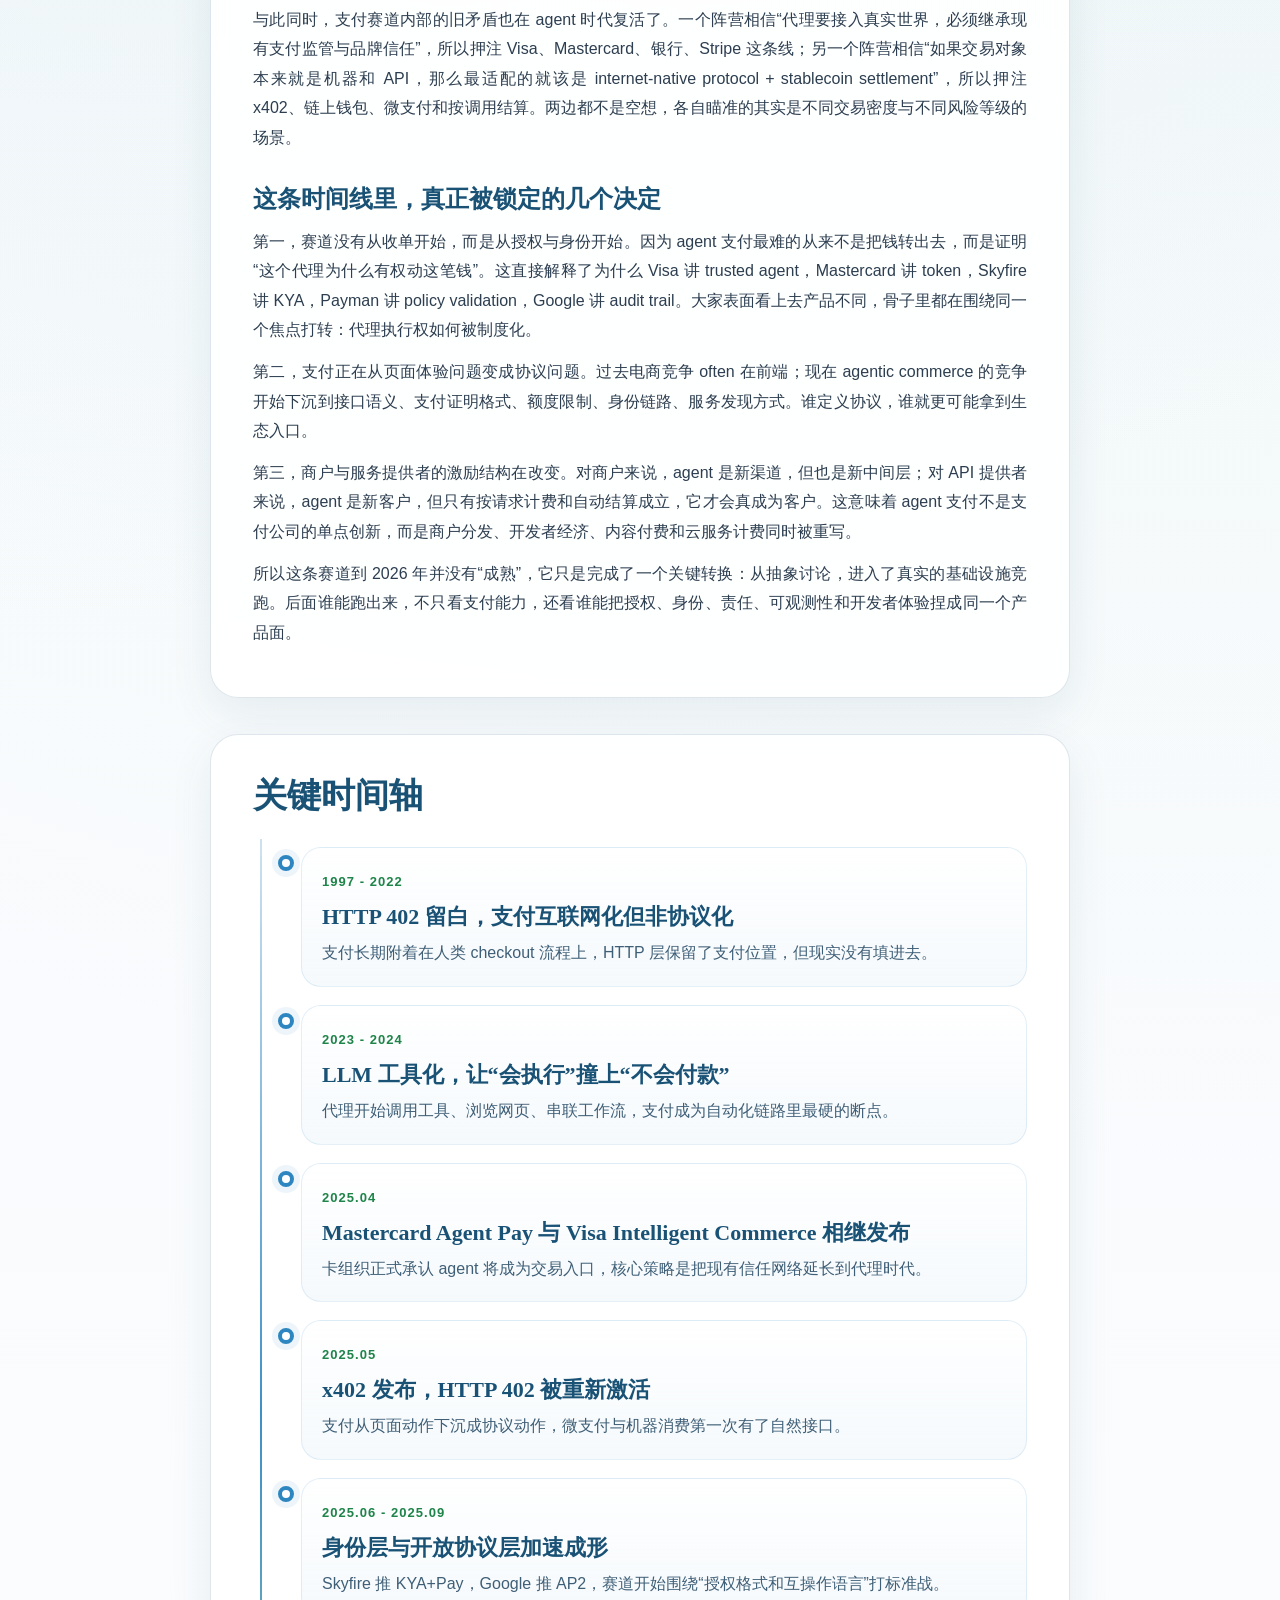
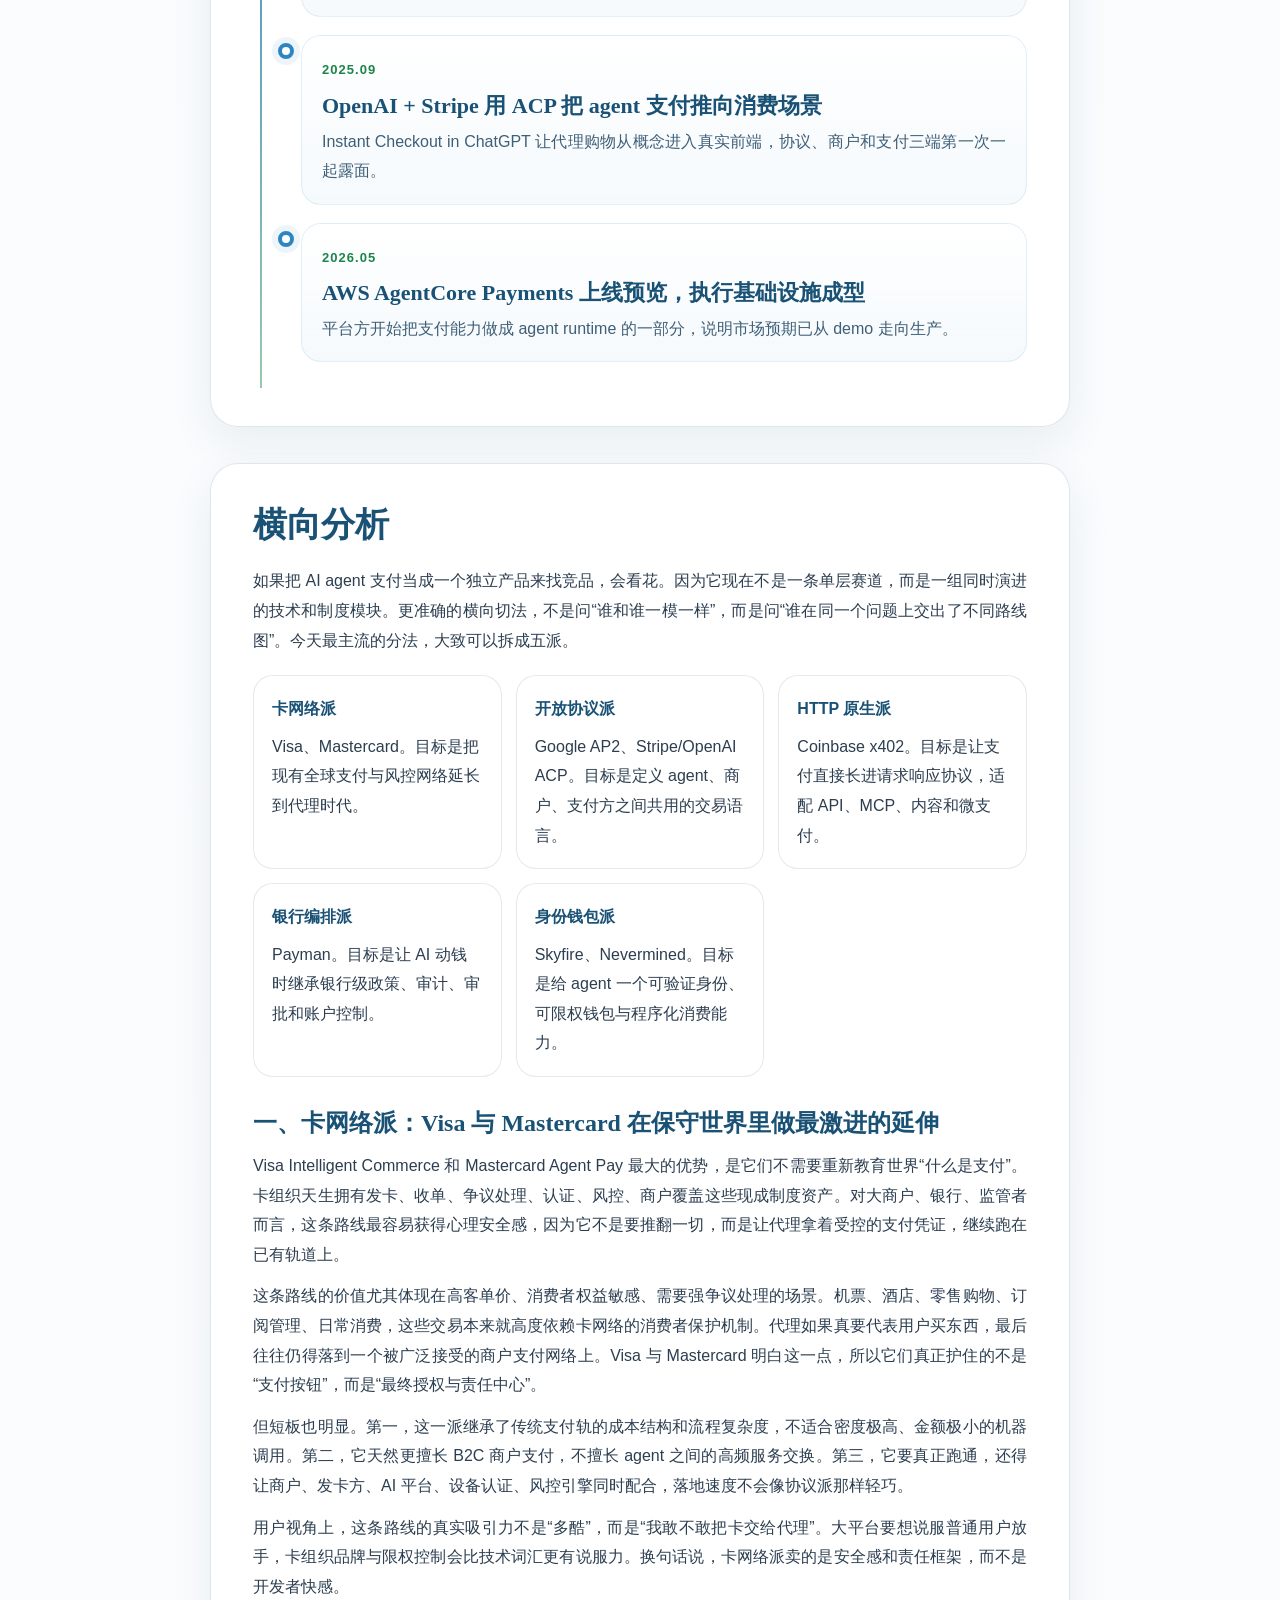
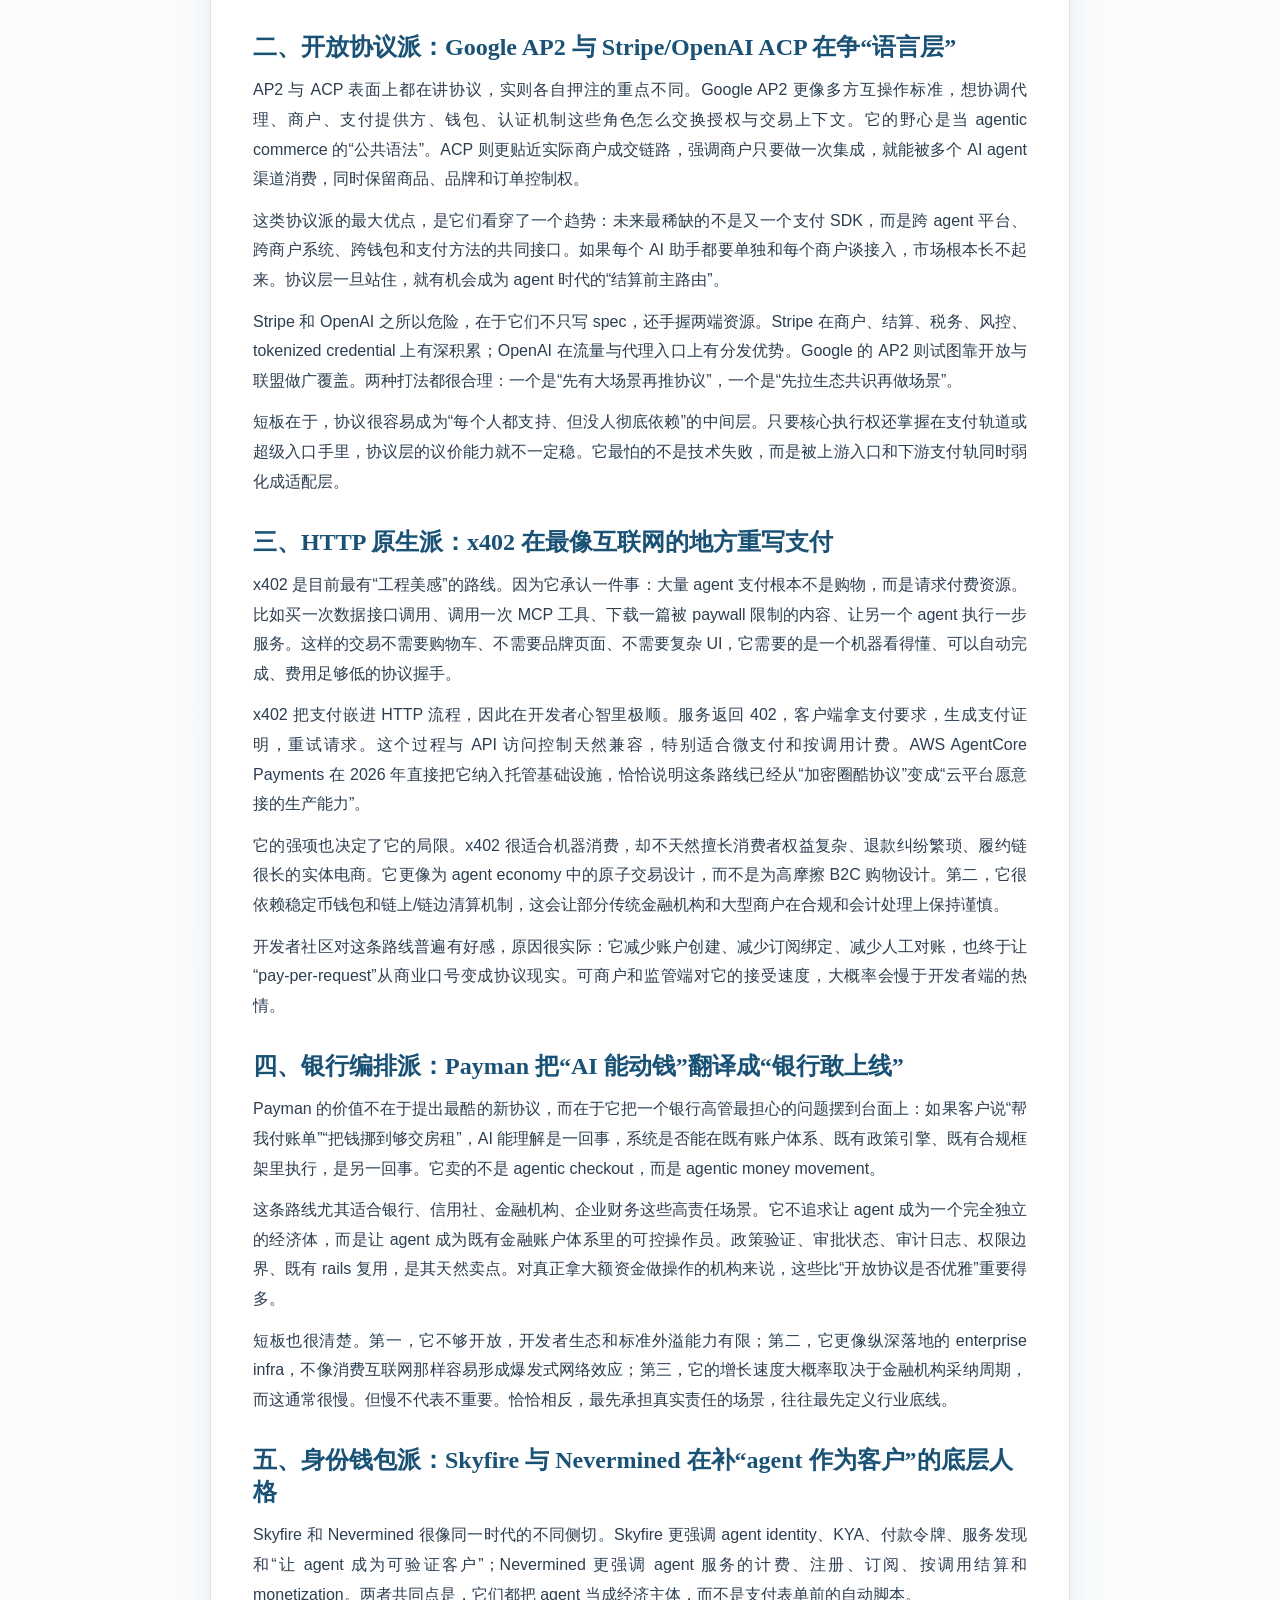
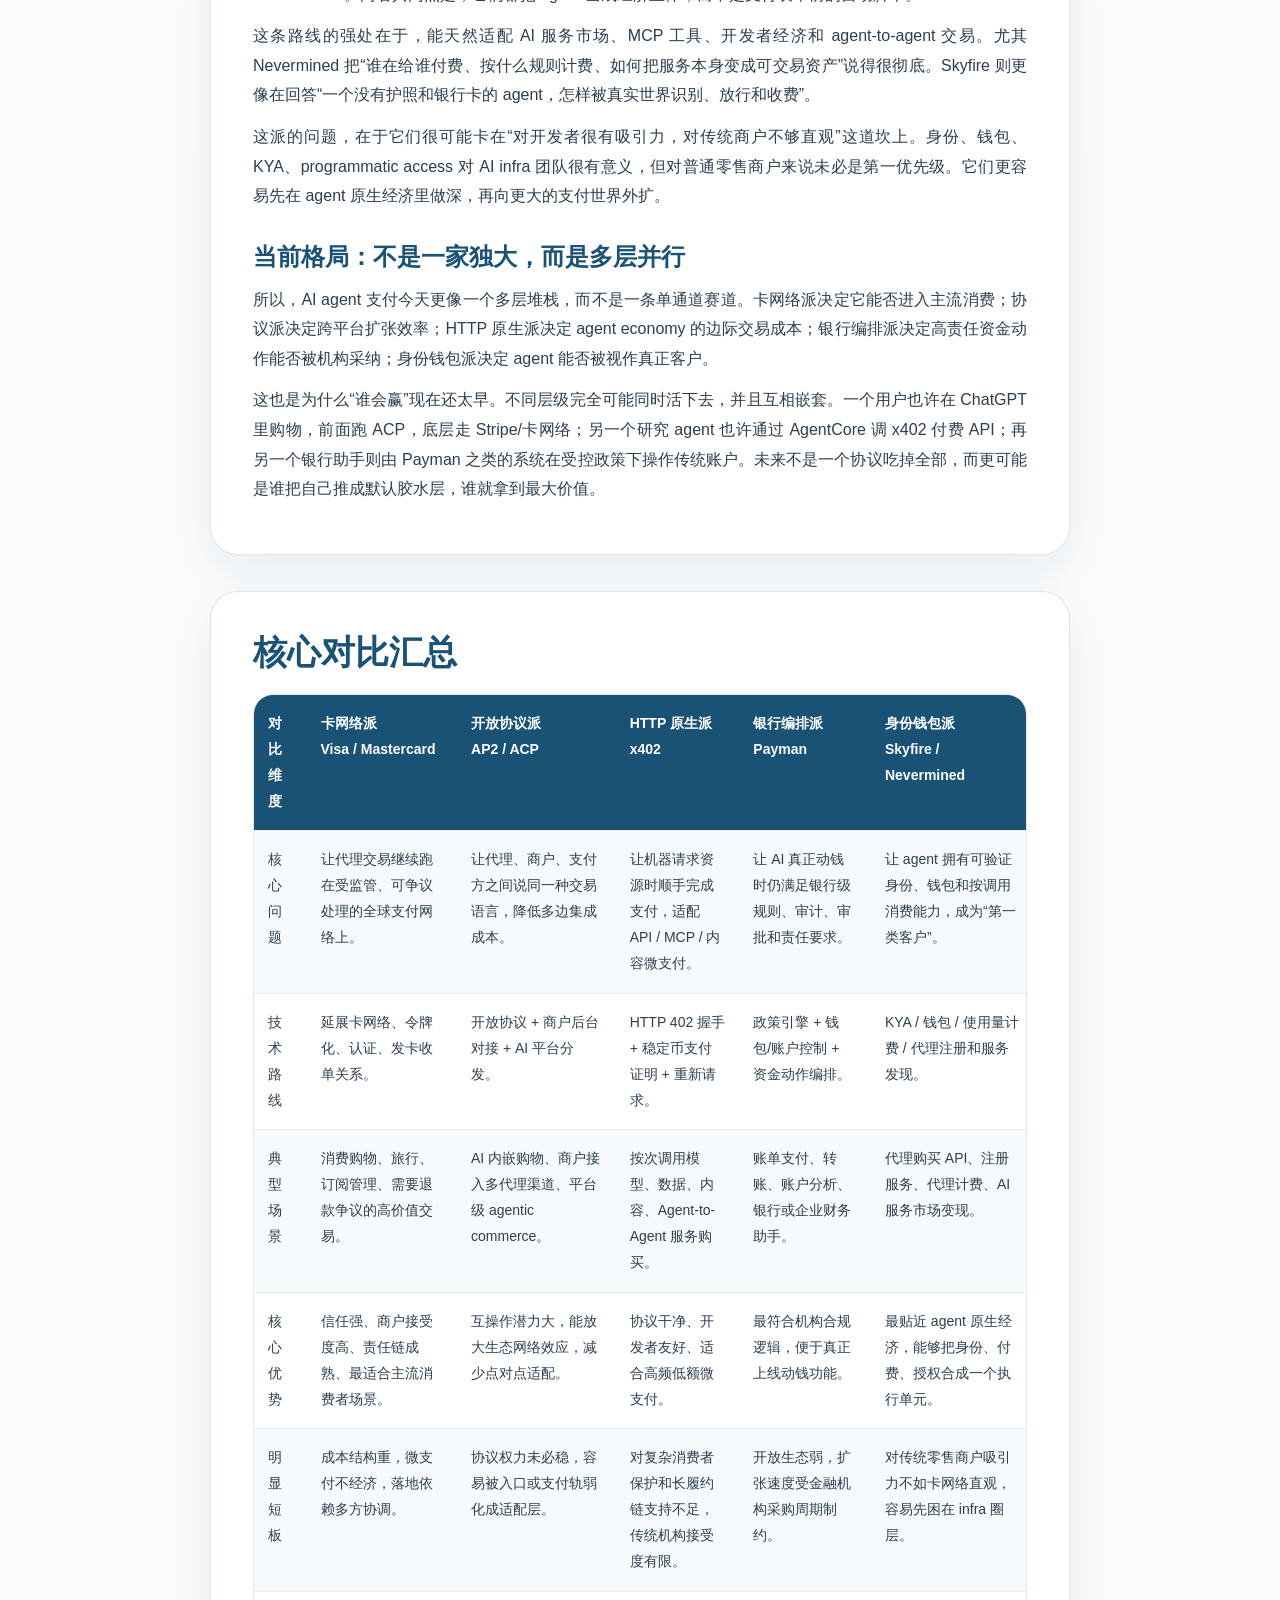
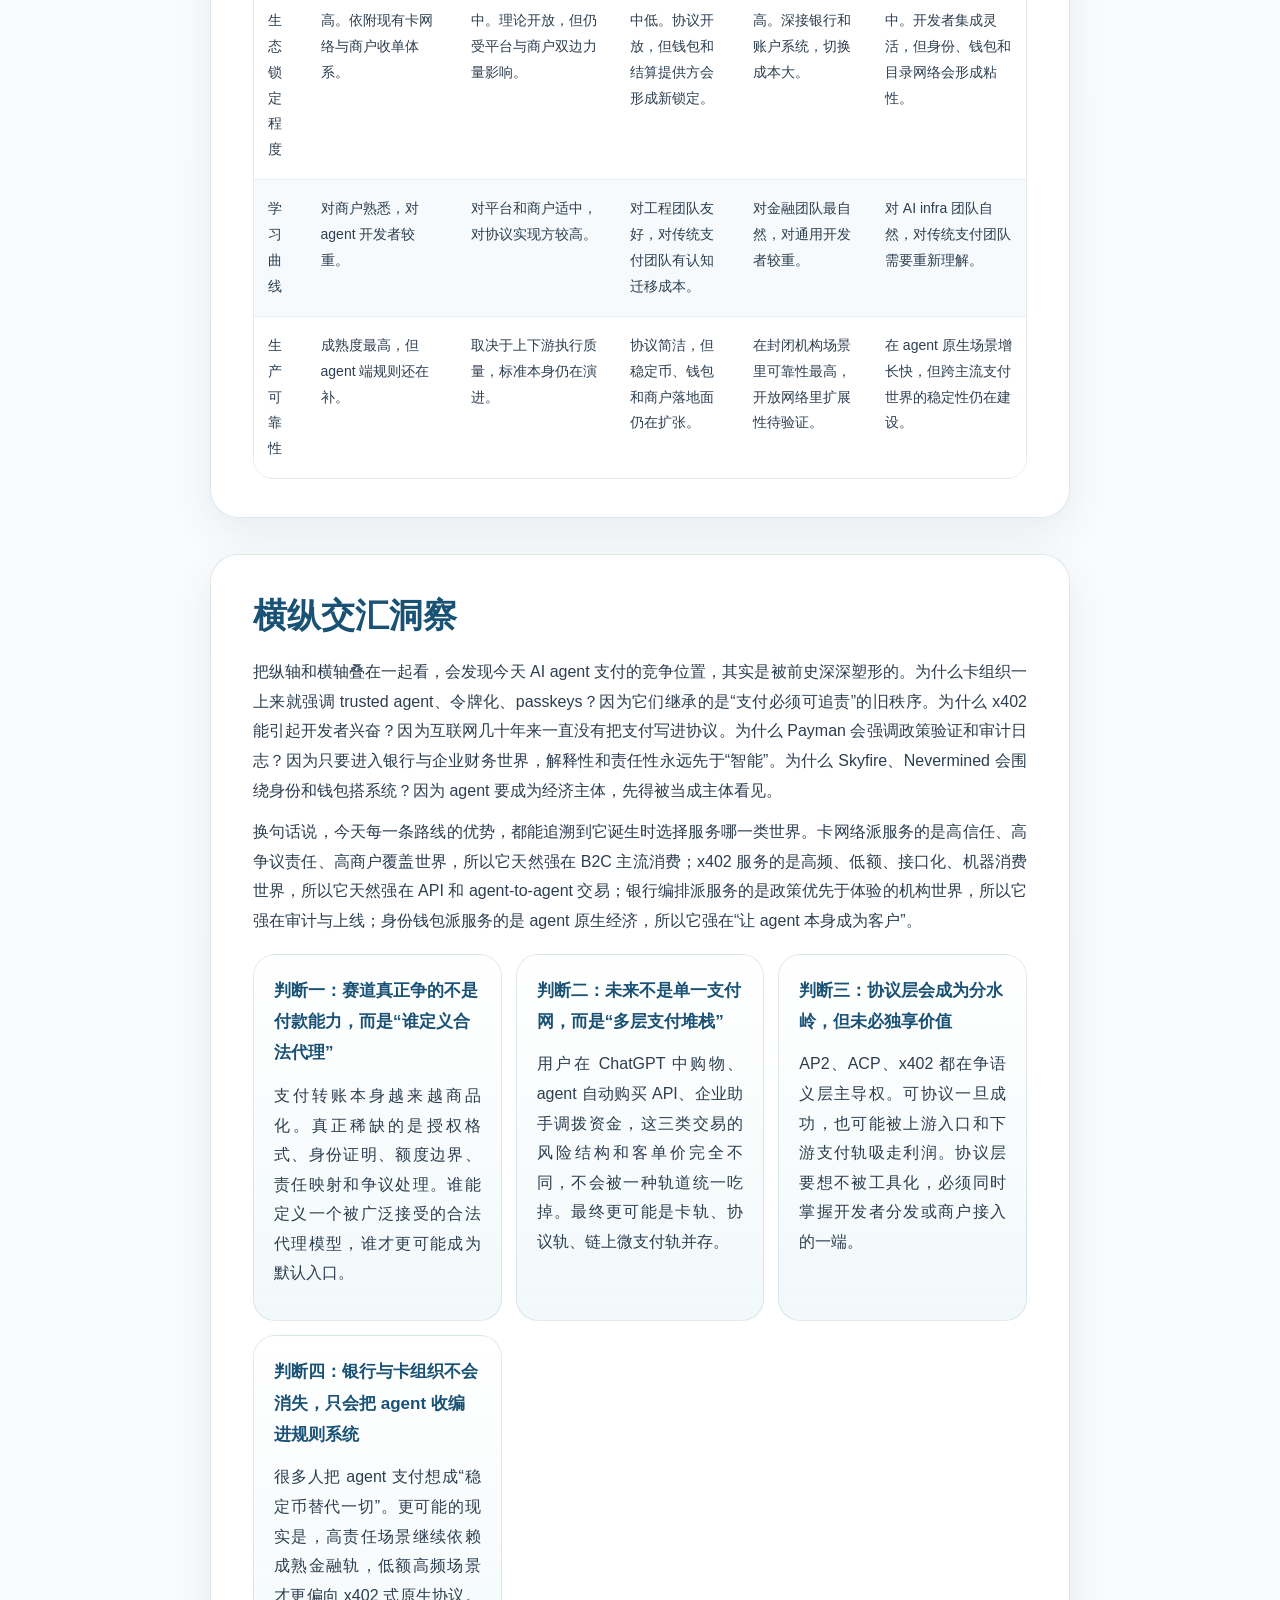
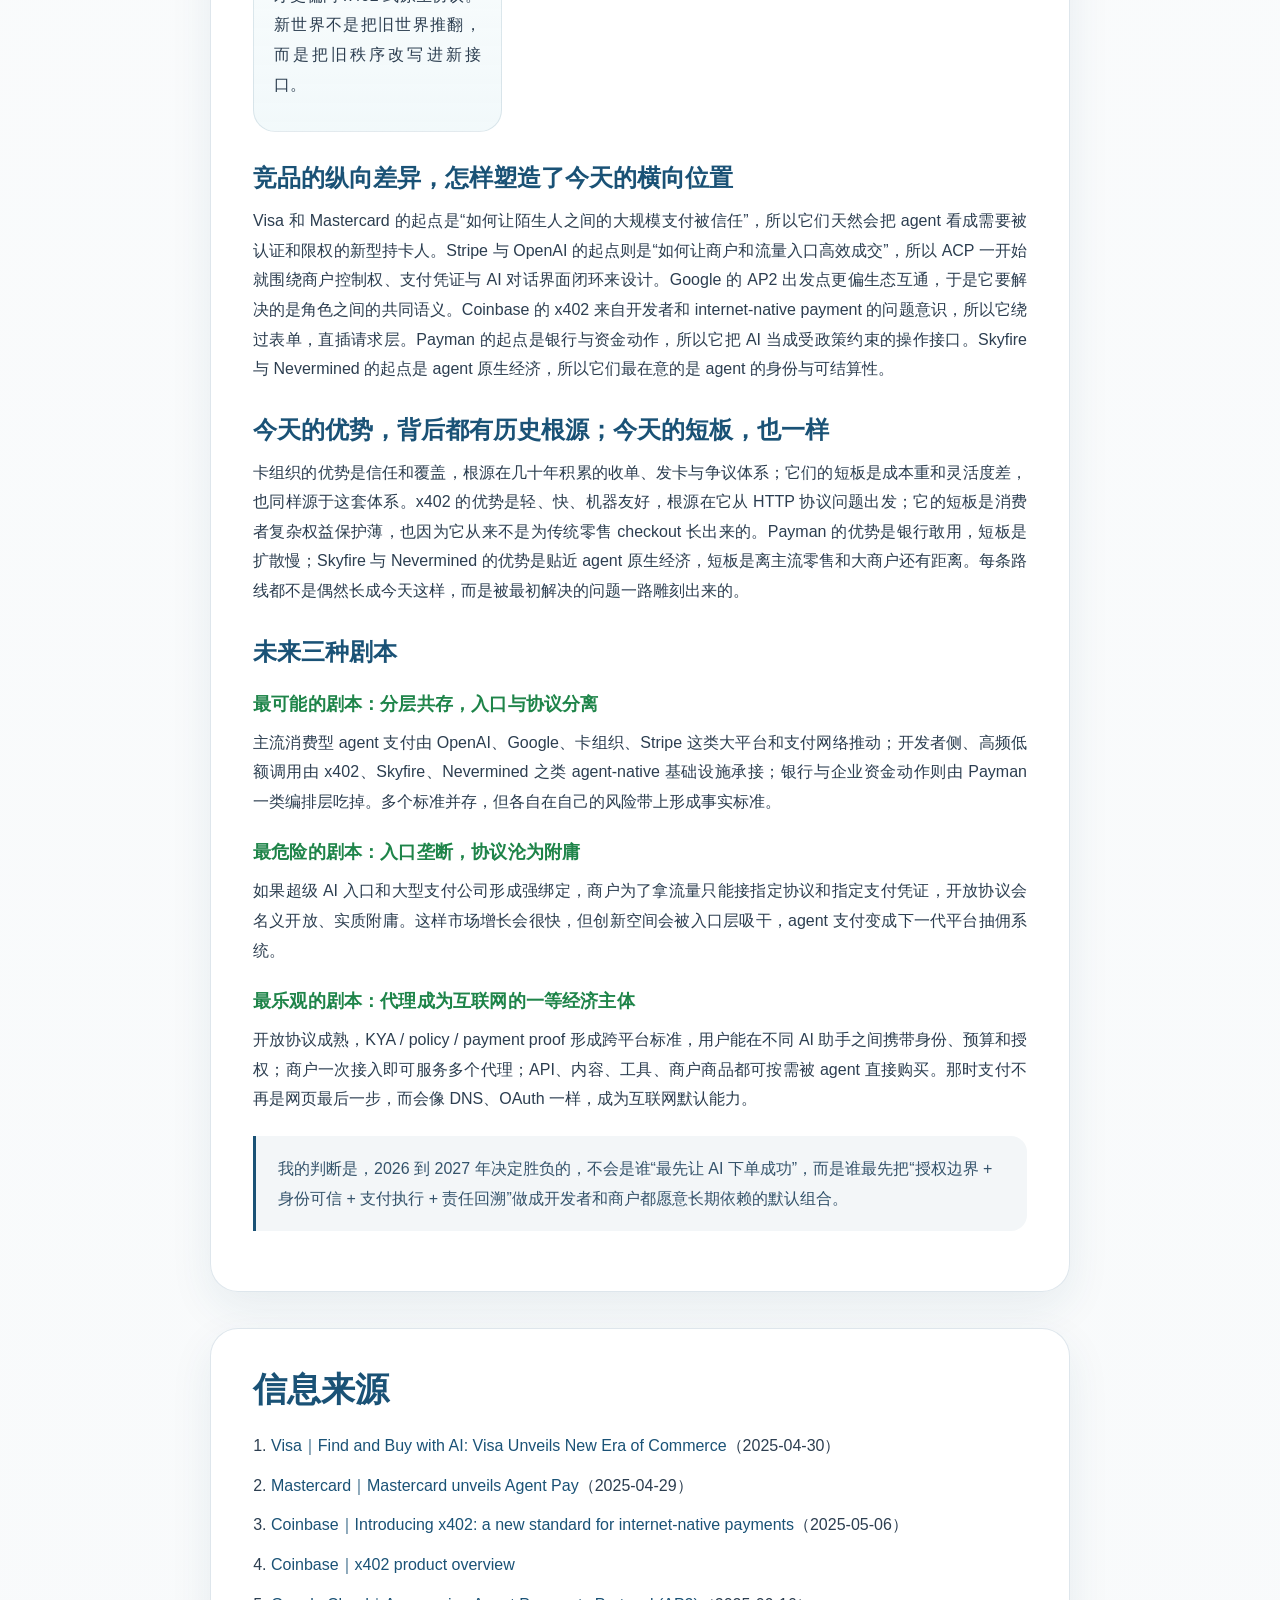
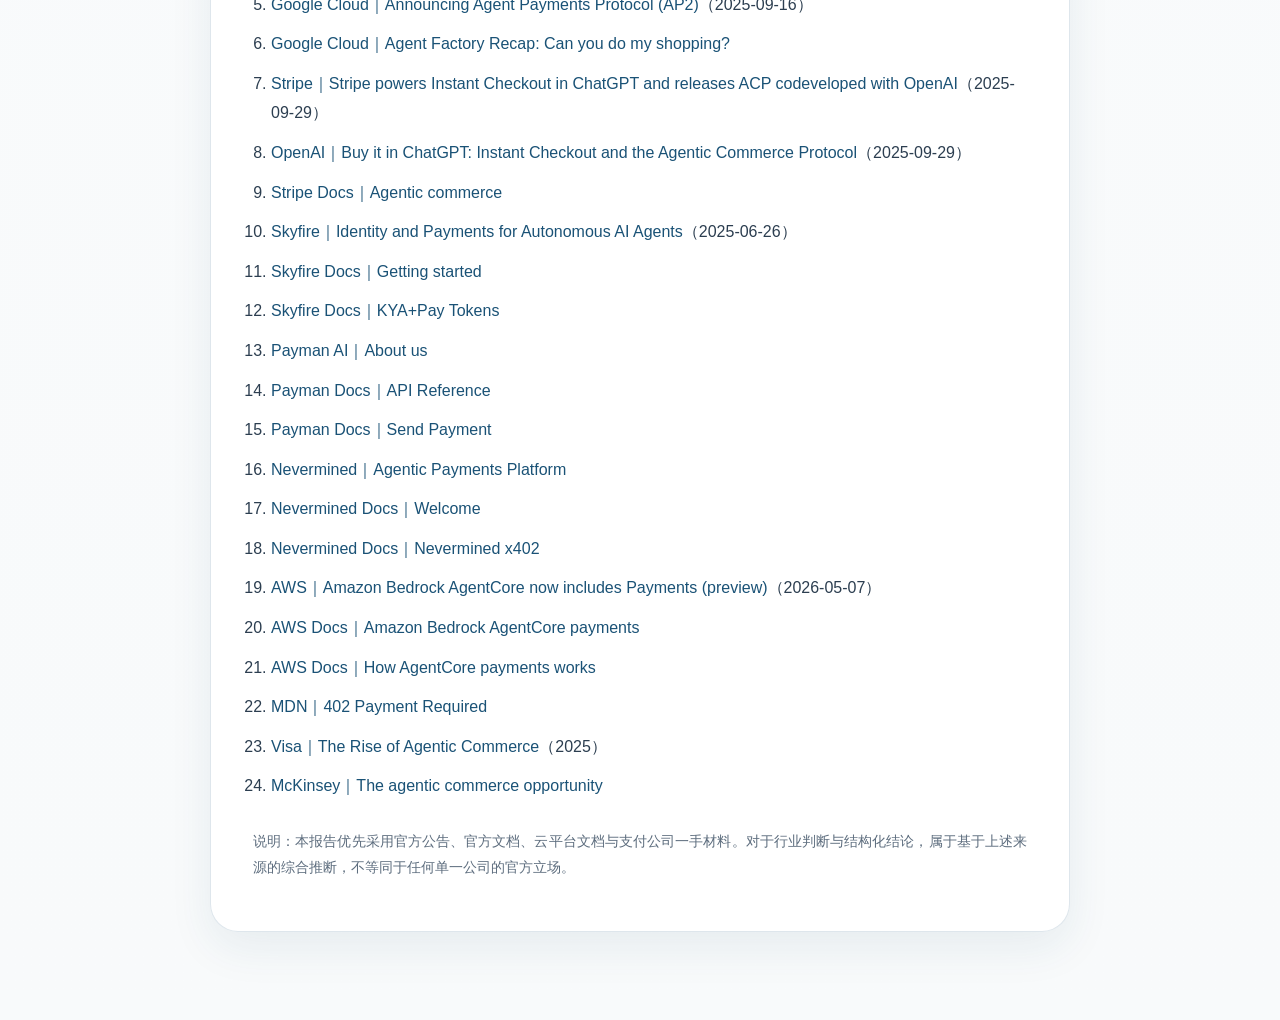
<file: aipay/index.html>
<!DOCTYPE html>
<html lang="zh-CN">
<head>
  <meta charset="UTF-8">
  <meta name="viewport" content="width=device-width, initial-scale=1.0">
  <title>aipay - AI Agent支付横纵分析报告</title>
  <style>
    :root {
      --title: #1a5276;
      --subtitle: #1e8449;
      --text: #2c3e50;
      --muted: #5d6d7e;
      --line: #2e86c1;
      --paper: #f9fbfc;
      --card: rgba(255, 255, 255, 0.9);
      --border: rgba(26, 82, 118, 0.14);
      --shadow: 0 20px 60px rgba(20, 52, 76, 0.12);
      --serif: "Copernicus", "Tiempos Headline", "Cormorant Garamond", "EB Garamond", Georgia, serif;
      --sans: "Styrene B", "StyreneB", Inter, "PingFang SC", "Hiragino Sans GB", "Microsoft YaHei", "WenQuanYi Micro Hei", sans-serif;
    }

    * {
      box-sizing: border-box;
    }

    html {
      scroll-behavior: smooth;
    }

    body {
      margin: 0;
      font-family: var(--sans);
      color: var(--text);
      background:
        radial-gradient(circle at top left, rgba(46, 134, 193, 0.10), transparent 28%),
        radial-gradient(circle at top right, rgba(30, 132, 73, 0.10), transparent 32%),
        linear-gradient(180deg, #f6fbff 0%, #fbfcfd 48%, #f8fafb 100%);
      line-height: 1.85;
    }

    a {
      color: var(--title);
      text-decoration: none;
    }

    a:hover {
      text-decoration: underline;
    }

    .toc-shell {
      position: fixed;
      top: 18px;
      left: 18px;
      z-index: 20;
    }

    .toc-toggle {
      border: 1px solid rgba(26, 82, 118, 0.20);
      background: rgba(255, 255, 255, 0.88);
      color: var(--title);
      padding: 10px 14px;
      border-radius: 999px;
      font: 600 13px var(--sans);
      letter-spacing: 0.04em;
      backdrop-filter: blur(14px);
      box-shadow: 0 10px 30px rgba(26, 82, 118, 0.10);
      cursor: pointer;
    }

    .toc-panel {
      width: 250px;
      margin-top: 10px;
      padding: 16px 16px 12px;
      border: 1px solid rgba(26, 82, 118, 0.12);
      border-radius: 18px;
      background: rgba(255, 255, 255, 0.96);
      backdrop-filter: blur(18px);
      box-shadow: var(--shadow);
      display: none;
    }

    .toc-shell.open .toc-panel {
      display: block;
    }

    .toc-panel h3 {
      margin: 0 0 10px;
      font: 700 18px var(--serif);
      color: var(--title);
    }

    .toc-panel a {
      display: block;
      padding: 7px 0;
      font-size: 14px;
      color: var(--text);
    }

    .page {
      max-width: 1240px;
      margin: 0 auto;
      padding: 56px 24px 88px;
    }

    .content {
      width: min(860px, 100%);
      margin: 0 auto;
    }

    .cover {
      position: relative;
      padding: 92px 56px 64px;
      border-radius: 34px;
      background:
        linear-gradient(145deg, rgba(255, 255, 255, 0.96), rgba(243, 249, 252, 0.92)),
        linear-gradient(135deg, rgba(46, 134, 193, 0.12), rgba(30, 132, 73, 0.08));
      box-shadow: var(--shadow);
      overflow: hidden;
    }

    .cover::before,
    .cover::after {
      content: "";
      position: absolute;
      border-radius: 50%;
      pointer-events: none;
    }

    .cover::before {
      width: 280px;
      height: 280px;
      top: -120px;
      right: -60px;
      background: radial-gradient(circle, rgba(46, 134, 193, 0.18), transparent 70%);
    }

    .cover::after {
      width: 240px;
      height: 240px;
      bottom: -120px;
      left: -70px;
      background: radial-gradient(circle, rgba(30, 132, 73, 0.16), transparent 70%);
    }

    .kicker {
      position: relative;
      z-index: 1;
      color: var(--subtitle);
      font-size: 13px;
      letter-spacing: 0.22em;
      text-transform: uppercase;
      font-weight: 700;
    }

    .cover h1 {
      position: relative;
      z-index: 1;
      margin: 18px 0 10px;
      font: 700 clamp(40px, 5vw, 58px) var(--serif);
      color: var(--title);
      letter-spacing: 0.01em;
      text-align: center;
    }

    .subtitle {
      position: relative;
      z-index: 1;
      margin: 0;
      text-align: center;
      font: 600 22px var(--sans);
      color: var(--subtitle);
      letter-spacing: 0.02em;
    }

    .meta {
      position: relative;
      z-index: 1;
      margin: 26px auto 0;
      max-width: 680px;
      text-align: center;
      color: var(--muted);
      font-size: 15px;
    }

    .divider {
      width: 130px;
      height: 2px;
      margin: 26px auto 0;
      border-radius: 999px;
      background: linear-gradient(90deg, rgba(46, 134, 193, 0.0), rgba(46, 134, 193, 0.85), rgba(30, 132, 73, 0.85), rgba(30, 132, 73, 0));
    }

    section {
      margin-top: 36px;
      padding: 38px 42px;
      border-radius: 28px;
      background: var(--card);
      border: 1px solid var(--border);
      box-shadow: 0 16px 44px rgba(31, 74, 107, 0.08);
      backdrop-filter: blur(8px);
    }

    h2 {
      margin: 0 0 18px;
      font: 700 34px var(--serif);
      color: var(--title);
    }

    h3 {
      margin: 30px 0 12px;
      font: 700 24px var(--serif);
      color: var(--title);
    }

    h4 {
      margin: 24px 0 10px;
      font: 700 18px var(--sans);
      color: var(--subtitle);
      letter-spacing: 0.01em;
    }

    p {
      margin: 12px 0;
      font-size: 16px;
      text-align: justify;
    }

    .lead {
      font-size: 18px;
      color: #244864;
    }

    .quote {
      margin: 22px 0;
      padding: 18px 18px 18px 22px;
      border-left: 3px solid var(--title);
      background: rgba(26, 82, 118, 0.05);
      border-radius: 0 16px 16px 0;
      color: #34536b;
    }

    .tag-row,
    .scenario-grid,
    .insight-grid {
      display: grid;
      gap: 14px;
    }

    .tag-row {
      grid-template-columns: repeat(auto-fit, minmax(160px, 1fr));
      margin-top: 20px;
    }

    .tag {
      padding: 16px 18px;
      border-radius: 20px;
      background: linear-gradient(180deg, rgba(255,255,255,0.95), rgba(241,247,251,0.9));
      border: 1px solid rgba(46, 134, 193, 0.13);
      font-size: 14px;
      color: var(--text);
    }

    .tag strong {
      display: block;
      margin-bottom: 6px;
      color: var(--title);
      font-size: 15px;
    }

    .timeline {
      position: relative;
      margin-top: 20px;
      padding: 8px 0 8px 26px;
    }

    .timeline::before {
      content: "";
      position: absolute;
      top: 0;
      bottom: 0;
      left: 7px;
      width: 2px;
      background: linear-gradient(180deg, rgba(46, 134, 193, 0.24), rgba(46, 134, 193, 0.92), rgba(30, 132, 73, 0.45));
    }

    .timeline-node {
      position: relative;
      margin: 0 0 18px;
      padding: 0 0 0 22px;
      cursor: pointer;
    }

    .timeline-dot {
      position: absolute;
      left: -1px;
      top: 8px;
      width: 16px;
      height: 16px;
      border-radius: 50%;
      background: #fff;
      border: 4px solid var(--line);
      box-shadow: 0 0 0 6px rgba(46, 134, 193, 0.08);
    }

    .timeline-card {
      padding: 18px 20px;
      border-radius: 20px;
      background: linear-gradient(180deg, rgba(255,255,255,0.98), rgba(244,249,252,0.9));
      border: 1px solid rgba(46, 134, 193, 0.12);
      transition: transform 0.2s ease, box-shadow 0.2s ease;
    }

    .timeline-node:hover .timeline-card {
      transform: translateY(-1px);
      box-shadow: 0 16px 34px rgba(35, 88, 125, 0.10);
    }

    .timeline-date {
      display: inline-block;
      margin-bottom: 8px;
      color: var(--subtitle);
      font-weight: 700;
      font-size: 13px;
      letter-spacing: 0.08em;
    }

    .timeline-card h3 {
      margin: 0 0 6px;
      font-size: 22px;
    }

    .timeline-summary {
      margin: 0;
      color: #3f5f77;
    }

    .timeline-detail {
      max-height: 0;
      overflow: hidden;
      transition: max-height 0.25s ease, margin-top 0.25s ease;
    }

    .timeline-node.expanded .timeline-detail {
      max-height: 360px;
      margin-top: 12px;
    }

    .scenario-grid {
      grid-template-columns: repeat(auto-fit, minmax(220px, 1fr));
      margin-top: 20px;
    }

    .scenario {
      padding: 18px;
      border-radius: 20px;
      background: rgba(255,255,255,0.9);
      border: 1px solid rgba(26, 82, 118, 0.12);
    }

    .scenario strong {
      display: block;
      margin-bottom: 8px;
      color: var(--title);
    }

    .comparison-wrap {
      overflow-x: auto;
      margin-top: 16px;
      border-radius: 20px;
      border: 1px solid rgba(26, 82, 118, 0.12);
    }

    table {
      width: 100%;
      border-collapse: collapse;
      min-width: 780px;
      background: rgba(255,255,255,0.96);
    }

    thead th {
      position: sticky;
      top: 0;
      background: var(--title);
      color: #fff;
      padding: 16px 14px;
      text-align: left;
      font-size: 14px;
      vertical-align: top;
    }

    tbody td {
      padding: 16px 14px;
      border-top: 1px solid rgba(26, 82, 118, 0.10);
      vertical-align: top;
      font-size: 14px;
    }

    tbody tr:nth-child(odd) {
      background: rgba(246, 250, 252, 0.92);
    }

    tbody tr:hover {
      background: rgba(233, 244, 250, 0.95);
    }

    .insight-grid {
      grid-template-columns: repeat(auto-fit, minmax(240px, 1fr));
      margin-top: 18px;
    }

    .insight-card {
      padding: 20px;
      border-radius: 22px;
      background: linear-gradient(180deg, rgba(255,255,255,0.96), rgba(240,248,250,0.88));
      border: 1px solid rgba(26, 82, 118, 0.12);
    }

    .insight-card strong {
      display: block;
      margin-bottom: 10px;
      color: var(--title);
      font-size: 17px;
    }

    .sources {
      padding-left: 18px;
    }

    .sources li {
      margin: 10px 0;
    }

    .footer-note {
      margin-top: 28px;
      color: var(--muted);
      font-size: 14px;
    }

    @media (max-width: 900px) {
      .page {
        padding: 78px 16px 72px;
      }

      .cover,
      section {
        padding: 30px 22px;
        border-radius: 24px;
      }

      h2 {
        font-size: 30px;
      }

      .toc-shell {
        top: 12px;
        left: 12px;
      }

      .toc-panel {
        width: min(82vw, 260px);
      }
    }
  </style>
</head>
<body>
  <div class="toc-shell" id="tocShell">
    <button class="toc-toggle" id="tocToggle" type="button">目录</button>
    <nav class="toc-panel" id="tocPanel">
      <h3>aipay</h3>
      <a href="#definition">一句话定义</a>
      <a href="#longitudinal">纵向分析</a>
      <a href="#timeline">关键时间轴</a>
      <a href="#cross-sectional">横向分析</a>
      <a href="#comparison-table">核心对比汇总</a>
      <a href="#insights">横纵交汇洞察</a>
      <a href="#sources">信息来源</a>
    </nav>
  </div>

  <div class="page">
    <main class="content">
      <header class="cover">
        <div class="kicker">aipay / hv-analysis</div>
        <h1>AI Agent 支付</h1>
        <p class="subtitle">横纵分析法深度研究报告</p>
        <p class="meta">研究时间：2026 年 5 月 20 日｜所属领域：Agentic Commerce / Payments｜研究对象类型：概念与赛道</p>
        <div class="divider"></div>
      </header>

      <section id="definition">
        <h2>一句话定义</h2>
        <p class="lead">AI agent 支付，不是“把信用卡绑给聊天机器人”这么简单。它真正要解决的问题是：当执行主体从人变成软件代理之后，授权、身份、风控、结算、责任归属，到底还怎样成立。</p>
        <p>如果把传统电商理解成“人点页面，再把支付结果推给后台”，那么 AI agent 支付试图重写的，就是这一整套路径。新的链路里，用户给出的是目标，不是每一步点击；做选择的是代理，不是页面；完成交易的也不再是肉眼确认后的人工动作，而是一个可验证、可限权、可追责的自动执行流程。于是支付不再只是 checkout 页最后那一下确认，而变成代理系统的内生能力。</p>
        <div class="tag-row">
          <div class="tag"><strong>核心命题</strong>让 agent 能花钱，但不能失控。</div>
          <div class="tag"><strong>真正难点</strong>不是转账 API，而是授权边界、身份证明、风控与责任闭环。</div>
          <div class="tag"><strong>赛道结构</strong>协议层、支付轨层、钱包层、身份层、治理层同时重构。</div>
          <div class="tag"><strong>2026 现状</strong>从概念验证跨入基础设施竞速，标准战刚开始，终局远没定。</div>
        </div>
      </section>

      <section id="longitudinal">
        <h2>纵向分析</h2>
        <p>AI agent 支付这条线，如果只从 2025 年 Visa、Mastercard、OpenAI、Google 那一轮集中发布开始看，会误判它是“突然爆发”的新概念。其实不是。它更像一条长期积压的问题链，在大模型把执行权交给代理之后，一口气被点燃了。支付世界原来默认的前提，几乎都写着一个没说出口的限定词：人。人有银行卡、人做 KYC、人读页面、人点确认、人承担争议责任。代理一旦接手执行，这些前提就开始松动。</p>

        <h3>第一阶段：长时间的前史，支付互联网化，但没有 agent 化</h3>
        <p>这段前史甚至能追到 HTTP 体系本身。HTTP 402 “Payment Required” 这个状态码早在上世纪就被保留了下来，但几十年里基本没被真正用起来。原因不神秘：互联网早有信息流，却没有真正原生的价值流。网页请求可以毫秒级发出去，付款动作却长期依赖信用卡、人工开户注册、订阅制结算、平台托管和事后对账。协议层留下了一个空位，现实世界却一直没有把它填满。</p>
        <p>于是 Web2 的支付基础设施虽然越来越成熟，但成熟的方向是“让人类更顺滑地完成支付”，不是“让机器成为合法的付款主体”。Stripe、PayPal、卡组织、银行 API 都把体验做到极致了，可它们优化的是 checkout、风控、授权、退款、争议处理这些面向人的流程。它们默认有姓名、有证件、有收货地址、有设备指纹、有清晰的 consent。AI agent 并不天然拥有这些。</p>
        <p>这一阶段还有一个隐藏后果：支付系统和服务访问系统是分离的。你访问一个 API，要么订阅、要么绑定平台账户、要么月结；你访问内容，要么登陆、要么看广告、要么被 paywall 挡住。也就是说，支付从来不是请求协议的一部分，而是请求之前的准备工作。这个设计对人类能忍，对 agent 却很差，因为 agent 最擅长的是按需调用，不擅长预先办齐所有手续。</p>

        <h3>第二阶段：大模型把“会说”推成“会执行”，支付缺口暴露</h3>
        <p>2023 年之后，LLM 应用从问答走向工作流。调用工具、写代码、执行浏览器动作、跨系统协同，慢慢让 agent 具备了半自动、再到准自动的执行能力。问题也随之变尖锐：如果一个代理能自己找数据、自己下单、自己调用收费 API，却每到付费环节都必须把控制权交还给人，那它在商业世界里就永远只能做半成品。</p>
        <p>这时候，市场并没有先长出统一标准，而是先长出几种非常具体的补丁思路。Skyfire 2024 年把自己定义成“AI 的支付轨道”，很有代表性。它抓住的不是商户收单，而是“给 agent 一个可验证身份与可调用支付能力”，也就是 KYA 和 machine wallet 组合。Nevermined 则从另一端切进来：不是先问“agent 怎么付款”，而是先问“agent 服务怎么被计费、被限流、被结算”。这两类产品都说明一个事实，agent 支付最早不是从消费者购物起家，而是从 API、数据、工具调用这些机器消费场景里长出来的。</p>
        <p>Payman 的切入更像金融机构视角。它强调的不是炫酷的代理购物，而是“资金动作必须落在银行级合规、审批、审计框架里”。这很关键。因为一旦代理开始动钱，银行和企业最关心的不是自然语言体验，而是“谁批准的、规则是否命中、日志是否完整、出了错谁能回溯”。也就是说，支付能力一进入真金白银世界，agent 产品就不得不从“能不能做”转向“谁敢放行”。</p>

        <h3>第三阶段：2025 年，赛道从“缺口感知”进入“标准争夺”</h3>
        <p>真正让这个概念从圈内基础设施问题，升级成全球支付行业显学的，是 2025 年一连串密集动作。4 月 29 日，Mastercard 发布 Agent Pay；4 月 30 日，Visa 发布 Intelligent Commerce。两家卡组织几乎前后脚入场，信号很明确：它们不再把 agent 当成边缘创新，而开始把它视为新的交易入口。</p>
        <p>这两家的逻辑很像传统支付巨头的本能反应。它们并不想先发明一个全新货币体系，而是想把现有网络、令牌化、认证、争议处理、发卡与收单关系，延伸到 agent 时代。Visa 强调 trusted agent 与 payment credential 控制；Mastercard 强调 agentic tokens、passkeys、消费者限权与商户识别。翻译成人话就是：先保住现有支付网络的合法性，再把代理接进来。</p>
        <p>但同一时期，另一条路线也在成形。2025 年 5 月 6 日 Coinbase 推出 x402，把搁置已久的 HTTP 402 从“保留状态码”重新激活成机器可读的支付握手机制。这个动作的意义远大于一个新协议发布。它相当于提出一种完全不同的判断：如果 agent 的主战场是 API、MCP 服务、数据端点、付费内容，那么最自然的支付位置就不该是卡页面，而该直接嵌在请求响应循环里。请求资源，收到 402，支付证明，重放请求，拿到结果。支付从表单变成协议。</p>
        <p>6 月 Skyfire 推出 KYAPay，进一步把身份和支付打包成 agent-native 令牌；9 月 Google Cloud 发布 AP2，试图定义 agent、商户、支付提供方之间可互操作的开放框架；9 月底 Stripe 与 OpenAI 共同推出 ACP，并通过 ChatGPT 内 Instant Checkout 把 agentic commerce 第一次推向更大规模消费者界面。注意这里的顺序很有意思：先是协议补位，再是卡组织护城河加固，最后才是超级入口亲自下场做交易界面。</p>
        <p>这说明 2025 年的核心变化不是“又多了几个支付产品”，而是行业第一次开始围绕同一个问题形成多个相互竞争的答案。到底 agent 支付应该长在卡网络上、长在开放协议上、长在稳定币和钱包上，还是长在 AI 平台与商户的双边协议里？这一年没有得出结论，但把问题彻底摊开了。</p>

        <h3>第四阶段：2026 年，从概念秀场进入执行基础设施</h3>
        <p>到 2026 年，赛道叙事开始从“谁提出了新词”变成“谁把交易真正跑起来”。一个很标志性的节点是 2026 年 5 月 7 日 AWS 发布 Amazon Bedrock AgentCore Payments 预览版。它没有重新发明支付协议，而是把 x402、钱包连接、额度控制、日志观测、Browser 工具接入，做成托管式基础设施。这件事透露出平台公司的判断：未来 agent 不是偶发式 demo，而是运行在生产环境里的服务；只要 agent 要在生产环境里付费，开发者就不想自己拼所有支付零件。</p>
        <p>这也是整个赛道开始分层的时刻。上层是意图与消费入口，比如 ChatGPT、搜索、商户代理；中层是互操作协议，比如 AP2、ACP、x402；下层是执行与结算能力，比如卡网络、银行轨道、稳定币钱包、身份认证、风控与审计。以前很多公司把自己包装成“AI 支付平台”，现在则越来越清楚，它们实际占据的是不同层级。</p>
        <p>与此同时，支付赛道内部的旧矛盾也在 agent 时代复活了。一个阵营相信“代理要接入真实世界，必须继承现有支付监管与品牌信任”，所以押注 Visa、Mastercard、银行、Stripe 这条线；另一个阵营相信“如果交易对象本来就是机器和 API，那么最适配的就该是 internet-native protocol + stablecoin settlement”，所以押注 x402、链上钱包、微支付和按调用结算。两边都不是空想，各自瞄准的其实是不同交易密度与不同风险等级的场景。</p>

        <h3>这条时间线里，真正被锁定的几个决定</h3>
        <p>第一，赛道没有从收单开始，而是从授权与身份开始。因为 agent 支付最难的从来不是把钱转出去，而是证明“这个代理为什么有权动这笔钱”。这直接解释了为什么 Visa 讲 trusted agent，Mastercard 讲 token，Skyfire 讲 KYA，Payman 讲 policy validation，Google 讲 audit trail。大家表面看上去产品不同，骨子里都在围绕同一个焦点打转：代理执行权如何被制度化。</p>
        <p>第二，支付正在从页面体验问题变成协议问题。过去电商竞争 often 在前端；现在 agentic commerce 的竞争开始下沉到接口语义、支付证明格式、额度限制、身份链路、服务发现方式。谁定义协议，谁就更可能拿到生态入口。</p>
        <p>第三，商户与服务提供者的激励结构在改变。对商户来说，agent 是新渠道，但也是新中间层；对 API 提供者来说，agent 是新客户，但只有按请求计费和自动结算成立，它才会真成为客户。这意味着 agent 支付不是支付公司的单点创新，而是商户分发、开发者经济、内容付费和云服务计费同时被重写。</p>
        <p>所以这条赛道到 2026 年并没有“成熟”，它只是完成了一个关键转换：从抽象讨论，进入了真实的基础设施竞跑。后面谁能跑出来，不只看支付能力，还看谁能把授权、身份、责任、可观测性和开发者体验捏成同一个产品面。</p>
      </section>

      <section id="timeline">
        <h2>关键时间轴</h2>
        <div class="timeline">
          <div class="timeline-node" onclick="toggleDetail(this)">
            <div class="timeline-dot"></div>
            <div class="timeline-card">
              <span class="timeline-date">1997 - 2022</span>
              <h3>HTTP 402 留白，支付互联网化但非协议化</h3>
              <p class="timeline-summary">支付长期附着在人类 checkout 流程上，HTTP 层保留了支付位置，但现实没有填进去。</p>
              <div class="timeline-detail">
                <p>HTTP 402“Payment Required”长期保留不用，反映出互联网一直缺一个原生价值流。支付可以在线完成，但不是请求协议的一部分，而是请求之前的开户、绑卡、订阅与人工确认流程。这个留白后来成为 x402 能爆发的历史伏笔。</p>
              </div>
            </div>
          </div>

          <div class="timeline-node" onclick="toggleDetail(this)">
            <div class="timeline-dot"></div>
            <div class="timeline-card">
              <span class="timeline-date">2023 - 2024</span>
              <h3>LLM 工具化，让“会执行”撞上“不会付款”</h3>
              <p class="timeline-summary">代理开始调用工具、浏览网页、串联工作流，支付成为自动化链路里最硬的断点。</p>
              <div class="timeline-detail">
                <p>大模型从问答转向执行后，订阅式 API、人工审批式支付、网页表单式 checkout 都显得过于笨重。Skyfire 2024 年推出 AI 支付与身份轨道，说明最先被激活的需求并非消费者购物，而是机器购买数据、模型、API 与服务。</p>
              </div>
            </div>
          </div>

          <div class="timeline-node" onclick="toggleDetail(this)">
            <div class="timeline-dot"></div>
            <div class="timeline-card">
              <span class="timeline-date">2025.04</span>
              <h3>Mastercard Agent Pay 与 Visa Intelligent Commerce 相继发布</h3>
              <p class="timeline-summary">卡组织正式承认 agent 将成为交易入口，核心策略是把现有信任网络延长到代理时代。</p>
              <div class="timeline-detail">
                <p>Mastercard 在 4 月 29 日发布 Agent Pay，Visa 在 4 月 30 日发布 Intelligent Commerce。两者都强调限权代理、令牌化、认证与商户识别，意味着支付巨头并不打算放弃主导权，而是要让代理交易继续跑在熟悉的网络上。</p>
              </div>
            </div>
          </div>

          <div class="timeline-node" onclick="toggleDetail(this)">
            <div class="timeline-dot"></div>
            <div class="timeline-card">
              <span class="timeline-date">2025.05</span>
              <h3>x402 发布，HTTP 402 被重新激活</h3>
              <p class="timeline-summary">支付从页面动作下沉成协议动作，微支付与机器消费第一次有了自然接口。</p>
              <div class="timeline-detail">
                <p>Coinbase 在 5 月 6 日推出 x402，把“请求资源 - 返回 402 - 附带支付证明重试”的模式标准化。它不是卡网络延伸，而是把支付当成互联网协议的一部分，非常适合 API、MCP、内容付费和 agent-to-agent 服务调用。</p>
              </div>
            </div>
          </div>

          <div class="timeline-node" onclick="toggleDetail(this)">
            <div class="timeline-dot"></div>
            <div class="timeline-card">
              <span class="timeline-date">2025.06 - 2025.09</span>
              <h3>身份层与开放协议层加速成形</h3>
              <p class="timeline-summary">Skyfire 推 KYA+Pay，Google 推 AP2，赛道开始围绕“授权格式和互操作语言”打标准战。</p>
              <div class="timeline-detail">
                <p>Skyfire 的 KYAPay 把 agent 身份和支付意图封装成可验证令牌；Google Cloud 的 AP2 则试图协调代理、商户、支付方三方通信。它们都在回答同一问题：代理不是人，如何被跨平台识别、限权和追责。</p>
              </div>
            </div>
          </div>

          <div class="timeline-node" onclick="toggleDetail(this)">
            <div class="timeline-dot"></div>
            <div class="timeline-card">
              <span class="timeline-date">2025.09</span>
              <h3>OpenAI + Stripe 用 ACP 把 agent 支付推向消费场景</h3>
              <p class="timeline-summary">Instant Checkout in ChatGPT 让代理购物从概念进入真实前端，协议、商户和支付三端第一次一起露面。</p>
              <div class="timeline-detail">
                <p>Stripe 与 OpenAI 在 9 月 29 日发布 ACP，并让美国 ChatGPT 用户可直接购买 Etsy 商品。这里最重要的不是单一商城接入，而是商户后台、支付凭证、AI 界面之间终于形成一个可部署的闭环。</p>
              </div>
            </div>
          </div>

          <div class="timeline-node" onclick="toggleDetail(this)">
            <div class="timeline-dot"></div>
            <div class="timeline-card">
              <span class="timeline-date">2026.05</span>
              <h3>AWS AgentCore Payments 上线预览，执行基础设施成型</h3>
              <p class="timeline-summary">平台方开始把支付能力做成 agent runtime 的一部分，说明市场预期已从 demo 走向生产。</p>
              <div class="timeline-detail">
                <p>AWS 在 2026 年 5 月 7 日发布 Bedrock AgentCore Payments，支持 x402、Coinbase CDP、Stripe Privy、预算控制和观测。它不是提出新概念，而是把 agent 支付真正塞进云平台执行栈里，开发者不必自己拼装所有支付零件。</p>
              </div>
            </div>
          </div>
        </div>
      </section>

      <section id="cross-sectional">
        <h2>横向分析</h2>
        <p>如果把 AI agent 支付当成一个独立产品来找竞品，会看花。因为它现在不是一条单层赛道，而是一组同时演进的技术和制度模块。更准确的横向切法，不是问“谁和谁一模一样”，而是问“谁在同一个问题上交出了不同路线图”。今天最主流的分法，大致可以拆成五派。</p>

        <div class="scenario-grid">
          <div class="scenario">
            <strong>卡网络派</strong>
            Visa、Mastercard。目标是把现有全球支付与风控网络延长到代理时代。
          </div>
          <div class="scenario">
            <strong>开放协议派</strong>
            Google AP2、Stripe/OpenAI ACP。目标是定义 agent、商户、支付方之间共用的交易语言。
          </div>
          <div class="scenario">
            <strong>HTTP 原生派</strong>
            Coinbase x402。目标是让支付直接长进请求响应协议，适配 API、MCP、内容和微支付。
          </div>
          <div class="scenario">
            <strong>银行编排派</strong>
            Payman。目标是让 AI 动钱时继承银行级政策、审计、审批和账户控制。
          </div>
          <div class="scenario">
            <strong>身份钱包派</strong>
            Skyfire、Nevermined。目标是给 agent 一个可验证身份、可限权钱包与程序化消费能力。
          </div>
        </div>

        <h3>一、卡网络派：Visa 与 Mastercard 在保守世界里做最激进的延伸</h3>
        <p>Visa Intelligent Commerce 和 Mastercard Agent Pay 最大的优势，是它们不需要重新教育世界“什么是支付”。卡组织天生拥有发卡、收单、争议处理、认证、风控、商户覆盖这些现成制度资产。对大商户、银行、监管者而言，这条路线最容易获得心理安全感，因为它不是要推翻一切，而是让代理拿着受控的支付凭证，继续跑在已有轨道上。</p>
        <p>这条路线的价值尤其体现在高客单价、消费者权益敏感、需要强争议处理的场景。机票、酒店、零售购物、订阅管理、日常消费，这些交易本来就高度依赖卡网络的消费者保护机制。代理如果真要代表用户买东西，最后往往仍得落到一个被广泛接受的商户支付网络上。Visa 与 Mastercard 明白这一点，所以它们真正护住的不是“支付按钮”，而是“最终授权与责任中心”。</p>
        <p>但短板也明显。第一，这一派继承了传统支付轨的成本结构和流程复杂度，不适合密度极高、金额极小的机器调用。第二，它天然更擅长 B2C 商户支付，不擅长 agent 之间的高频服务交换。第三，它要真正跑通，还得让商户、发卡方、AI 平台、设备认证、风控引擎同时配合，落地速度不会像协议派那样轻巧。</p>
        <p>用户视角上，这条路线的真实吸引力不是“多酷”，而是“我敢不敢把卡交给代理”。大平台要想说服普通用户放手，卡组织品牌与限权控制会比技术词汇更有说服力。换句话说，卡网络派卖的是安全感和责任框架，而不是开发者快感。</p>

        <h3>二、开放协议派：Google AP2 与 Stripe/OpenAI ACP 在争“语言层”</h3>
        <p>AP2 与 ACP 表面上都在讲协议，实则各自押注的重点不同。Google AP2 更像多方互操作标准，想协调代理、商户、支付提供方、钱包、认证机制这些角色怎么交换授权与交易上下文。它的野心是当 agentic commerce 的“公共语法”。ACP 则更贴近实际商户成交链路，强调商户只要做一次集成，就能被多个 AI agent 渠道消费，同时保留商品、品牌和订单控制权。</p>
        <p>这类协议派的最大优点，是它们看穿了一个趋势：未来最稀缺的不是又一个支付 SDK，而是跨 agent 平台、跨商户系统、跨钱包和支付方法的共同接口。如果每个 AI 助手都要单独和每个商户谈接入，市场根本长不起来。协议层一旦站住，就有机会成为 agent 时代的“结算前主路由”。</p>
        <p>Stripe 和 OpenAI 之所以危险，在于它们不只写 spec，还手握两端资源。Stripe 在商户、结算、税务、风控、tokenized credential 上有深积累；OpenAI 在流量与代理入口上有分发优势。Google 的 AP2 则试图靠开放与联盟做广覆盖。两种打法都很合理：一个是“先有大场景再推协议”，一个是“先拉生态共识再做场景”。</p>
        <p>短板在于，协议很容易成为“每个人都支持、但没人彻底依赖”的中间层。只要核心执行权还掌握在支付轨道或超级入口手里，协议层的议价能力就不一定稳。它最怕的不是技术失败，而是被上游入口和下游支付轨同时弱化成适配层。</p>

        <h3>三、HTTP 原生派：x402 在最像互联网的地方重写支付</h3>
        <p>x402 是目前最有“工程美感”的路线。因为它承认一件事：大量 agent 支付根本不是购物，而是请求付费资源。比如买一次数据接口调用、调用一次 MCP 工具、下载一篇被 paywall 限制的内容、让另一个 agent 执行一步服务。这样的交易不需要购物车、不需要品牌页面、不需要复杂 UI，它需要的是一个机器看得懂、可以自动完成、费用足够低的协议握手。</p>
        <p>x402 把支付嵌进 HTTP 流程，因此在开发者心智里极顺。服务返回 402，客户端拿支付要求，生成支付证明，重试请求。这个过程与 API 访问控制天然兼容，特别适合微支付和按调用计费。AWS AgentCore Payments 在 2026 年直接把它纳入托管基础设施，恰恰说明这条路线已经从“加密圈酷协议”变成“云平台愿意接的生产能力”。</p>
        <p>它的强项也决定了它的局限。x402 很适合机器消费，却不天然擅长消费者权益复杂、退款纠纷繁琐、履约链很长的实体电商。它更像为 agent economy 中的原子交易设计，而不是为高摩擦 B2C 购物设计。第二，它很依赖稳定币钱包和链上/链边清算机制，这会让部分传统金融机构和大型商户在合规和会计处理上保持谨慎。</p>
        <p>开发者社区对这条路线普遍有好感，原因很实际：它减少账户创建、减少订阅绑定、减少人工对账，也终于让“pay-per-request”从商业口号变成协议现实。可商户和监管端对它的接受速度，大概率会慢于开发者端的热情。</p>

        <h3>四、银行编排派：Payman 把“AI 能动钱”翻译成“银行敢上线”</h3>
        <p>Payman 的价值不在于提出最酷的新协议，而在于它把一个银行高管最担心的问题摆到台面上：如果客户说“帮我付账单”“把钱挪到够交房租”，AI 能理解是一回事，系统是否能在既有账户体系、既有政策引擎、既有合规框架里执行，是另一回事。它卖的不是 agentic checkout，而是 agentic money movement。</p>
        <p>这条路线尤其适合银行、信用社、金融机构、企业财务这些高责任场景。它不追求让 agent 成为一个完全独立的经济体，而是让 agent 成为既有金融账户体系里的可控操作员。政策验证、审批状态、审计日志、权限边界、既有 rails 复用，是其天然卖点。对真正拿大额资金做操作的机构来说，这些比“开放协议是否优雅”重要得多。</p>
        <p>短板也很清楚。第一，它不够开放，开发者生态和标准外溢能力有限；第二，它更像纵深落地的 enterprise infra，不像消费互联网那样容易形成爆发式网络效应；第三，它的增长速度大概率取决于金融机构采纳周期，而这通常很慢。但慢不代表不重要。恰恰相反，最先承担真实责任的场景，往往最先定义行业底线。</p>

        <h3>五、身份钱包派：Skyfire 与 Nevermined 在补“agent 作为客户”的底层人格</h3>
        <p>Skyfire 和 Nevermined 很像同一时代的不同侧切。Skyfire 更强调 agent identity、KYA、付款令牌、服务发现和“让 agent 成为可验证客户”；Nevermined 更强调 agent 服务的计费、注册、订阅、按调用结算和 monetization。两者共同点是，它们都把 agent 当成经济主体，而不是支付表单前的自动脚本。</p>
        <p>这条路线的强处在于，能天然适配 AI 服务市场、MCP 工具、开发者经济和 agent-to-agent 交易。尤其 Nevermined 把“谁在给谁付费、按什么规则计费、如何把服务本身变成可交易资产”说得很彻底。Skyfire 则更像在回答“一个没有护照和银行卡的 agent，怎样被真实世界识别、放行和收费”。</p>
        <p>这派的问题，在于它们很可能卡在“对开发者很有吸引力，对传统商户不够直观”这道坎上。身份、钱包、KYA、programmatic access 对 AI infra 团队很有意义，但对普通零售商户来说未必是第一优先级。它们更容易先在 agent 原生经济里做深，再向更大的支付世界外扩。</p>

        <h3>当前格局：不是一家独大，而是多层并行</h3>
        <p>所以，AI agent 支付今天更像一个多层堆栈，而不是一条单通道赛道。卡网络派决定它能否进入主流消费；协议派决定跨平台扩张效率；HTTP 原生派决定 agent economy 的边际交易成本；银行编排派决定高责任资金动作能否被机构采纳；身份钱包派决定 agent 能否被视作真正客户。</p>
        <p>这也是为什么“谁会赢”现在还太早。不同层级完全可能同时活下去，并且互相嵌套。一个用户也许在 ChatGPT 里购物，前面跑 ACP，底层走 Stripe/卡网络；另一个研究 agent 也许通过 AgentCore 调 x402 付费 API；再另一个银行助手则由 Payman 之类的系统在受控政策下操作传统账户。未来不是一个协议吃掉全部，而更可能是谁把自己推成默认胶水层，谁就拿到最大价值。</p>
      </section>

      <section id="comparison-table">
        <h2>核心对比汇总</h2>
        <div class="comparison-wrap">
          <table>
            <thead>
              <tr>
                <th>对比维度</th>
                <th>卡网络派<br>Visa / Mastercard</th>
                <th>开放协议派<br>AP2 / ACP</th>
                <th>HTTP 原生派<br>x402</th>
                <th>银行编排派<br>Payman</th>
                <th>身份钱包派<br>Skyfire / Nevermined</th>
              </tr>
            </thead>
            <tbody>
              <tr>
                <td>核心问题</td>
                <td>让代理交易继续跑在受监管、可争议处理的全球支付网络上。</td>
                <td>让代理、商户、支付方之间说同一种交易语言，降低多边集成成本。</td>
                <td>让机器请求资源时顺手完成支付，适配 API / MCP / 内容微支付。</td>
                <td>让 AI 真正动钱时仍满足银行级规则、审计、审批和责任要求。</td>
                <td>让 agent 拥有可验证身份、钱包和按调用消费能力，成为“第一类客户”。</td>
              </tr>
              <tr>
                <td>技术路线</td>
                <td>延展卡网络、令牌化、认证、发卡收单关系。</td>
                <td>开放协议 + 商户后台对接 + AI 平台分发。</td>
                <td>HTTP 402 握手 + 稳定币支付证明 + 重新请求。</td>
                <td>政策引擎 + 钱包/账户控制 + 资金动作编排。</td>
                <td>KYA / 钱包 / 使用量计费 / 代理注册和服务发现。</td>
              </tr>
              <tr>
                <td>典型场景</td>
                <td>消费购物、旅行、订阅管理、需要退款争议的高价值交易。</td>
                <td>AI 内嵌购物、商户接入多代理渠道、平台级 agentic commerce。</td>
                <td>按次调用模型、数据、内容、Agent-to-Agent 服务购买。</td>
                <td>账单支付、转账、账户分析、银行或企业财务助手。</td>
                <td>代理购买 API、注册服务、代理计费、AI 服务市场变现。</td>
              </tr>
              <tr>
                <td>核心优势</td>
                <td>信任强、商户接受度高、责任链成熟、最适合主流消费者场景。</td>
                <td>互操作潜力大，能放大生态网络效应，减少点对点适配。</td>
                <td>协议干净、开发者友好、适合高频低额微支付。</td>
                <td>最符合机构合规逻辑，便于真正上线动钱功能。</td>
                <td>最贴近 agent 原生经济，能够把身份、付费、授权合成一个执行单元。</td>
              </tr>
              <tr>
                <td>明显短板</td>
                <td>成本结构重，微支付不经济，落地依赖多方协调。</td>
                <td>协议权力未必稳，容易被入口或支付轨弱化成适配层。</td>
                <td>对复杂消费者保护和长履约链支持不足，传统机构接受度有限。</td>
                <td>开放生态弱，扩张速度受金融机构采购周期制约。</td>
                <td>对传统零售商户吸引力不如卡网络直观，容易先困在 infra 圈层。</td>
              </tr>
              <tr>
                <td>生态锁定程度</td>
                <td>高。依附现有卡网络与商户收单体系。</td>
                <td>中。理论开放，但仍受平台与商户双边力量影响。</td>
                <td>中低。协议开放，但钱包和结算提供方会形成新锁定。</td>
                <td>高。深接银行和账户系统，切换成本大。</td>
                <td>中。开发者集成灵活，但身份、钱包和目录网络会形成粘性。</td>
              </tr>
              <tr>
                <td>学习曲线</td>
                <td>对商户熟悉，对 agent 开发者较重。</td>
                <td>对平台和商户适中，对协议实现方较高。</td>
                <td>对工程团队友好，对传统支付团队有认知迁移成本。</td>
                <td>对金融团队最自然，对通用开发者较重。</td>
                <td>对 AI infra 团队自然，对传统支付团队需要重新理解。</td>
              </tr>
              <tr>
                <td>生产可靠性</td>
                <td>成熟度最高，但 agent 端规则还在补。</td>
                <td>取决于上下游执行质量，标准本身仍在演进。</td>
                <td>协议简洁，但稳定币、钱包和商户落地面仍在扩张。</td>
                <td>在封闭机构场景里可靠性最高，开放网络里扩展性待验证。</td>
                <td>在 agent 原生场景增长快，但跨主流支付世界的稳定性仍在建设。</td>
              </tr>
            </tbody>
          </table>
        </div>
      </section>

      <section id="insights">
        <h2>横纵交汇洞察</h2>
        <p>把纵轴和横轴叠在一起看，会发现今天 AI agent 支付的竞争位置，其实是被前史深深塑形的。为什么卡组织一上来就强调 trusted agent、令牌化、passkeys？因为它们继承的是“支付必须可追责”的旧秩序。为什么 x402 能引起开发者兴奋？因为互联网几十年来一直没有把支付写进协议。为什么 Payman 会强调政策验证和审计日志？因为只要进入银行与企业财务世界，解释性和责任性永远先于“智能”。为什么 Skyfire、Nevermined 会围绕身份和钱包搭系统？因为 agent 要成为经济主体，先得被当成主体看见。</p>
        <p>换句话说，今天每一条路线的优势，都能追溯到它诞生时选择服务哪一类世界。卡网络派服务的是高信任、高争议责任、高商户覆盖世界，所以它天然强在 B2C 主流消费；x402 服务的是高频、低额、接口化、机器消费世界，所以它天然强在 API 和 agent-to-agent 交易；银行编排派服务的是政策优先于体验的机构世界，所以它强在审计与上线；身份钱包派服务的是 agent 原生经济，所以它强在“让 agent 本身成为客户”。</p>

        <div class="insight-grid">
          <div class="insight-card">
            <strong>判断一：赛道真正争的不是付款能力，而是“谁定义合法代理”</strong>
            <p>支付转账本身越来越商品化。真正稀缺的是授权格式、身份证明、额度边界、责任映射和争议处理。谁能定义一个被广泛接受的合法代理模型，谁才更可能成为默认入口。</p>
          </div>
          <div class="insight-card">
            <strong>判断二：未来不是单一支付网，而是“多层支付堆栈”</strong>
            <p>用户在 ChatGPT 中购物、agent 自动购买 API、企业助手调拨资金，这三类交易的风险结构和客单价完全不同，不会被一种轨道统一吃掉。最终更可能是卡轨、协议轨、链上微支付轨并存。</p>
          </div>
          <div class="insight-card">
            <strong>判断三：协议层会成为分水岭，但未必独享价值</strong>
            <p>AP2、ACP、x402 都在争语义层主导权。可协议一旦成功，也可能被上游入口和下游支付轨吸走利润。协议层要想不被工具化，必须同时掌握开发者分发或商户接入的一端。</p>
          </div>
          <div class="insight-card">
            <strong>判断四：银行与卡组织不会消失，只会把 agent 收编进规则系统</strong>
            <p>很多人把 agent 支付想成“稳定币替代一切”。更可能的现实是，高责任场景继续依赖成熟金融轨，低额高频场景才更偏向 x402 式原生协议。新世界不是把旧世界推翻，而是把旧秩序改写进新接口。</p>
          </div>
        </div>

        <h3>竞品的纵向差异，怎样塑造了今天的横向位置</h3>
        <p>Visa 和 Mastercard 的起点是“如何让陌生人之间的大规模支付被信任”，所以它们天然会把 agent 看成需要被认证和限权的新型持卡人。Stripe 与 OpenAI 的起点则是“如何让商户和流量入口高效成交”，所以 ACP 一开始就围绕商户控制权、支付凭证与 AI 对话界面闭环来设计。Google 的 AP2 出发点更偏生态互通，于是它要解决的是角色之间的共同语义。Coinbase 的 x402 来自开发者和 internet-native payment 的问题意识，所以它绕过表单，直插请求层。Payman 的起点是银行与资金动作，所以它把 AI 当成受政策约束的操作接口。Skyfire 与 Nevermined 的起点是 agent 原生经济，所以它们最在意的是 agent 的身份与可结算性。</p>

        <h3>今天的优势，背后都有历史根源；今天的短板，也一样</h3>
        <p>卡组织的优势是信任和覆盖，根源在几十年积累的收单、发卡与争议体系；它们的短板是成本重和灵活度差，也同样源于这套体系。x402 的优势是轻、快、机器友好，根源在它从 HTTP 协议问题出发；它的短板是消费者复杂权益保护薄，也因为它从来不是为传统零售 checkout 长出来的。Payman 的优势是银行敢用，短板是扩散慢；Skyfire 与 Nevermined 的优势是贴近 agent 原生经济，短板是离主流零售和大商户还有距离。每条路线都不是偶然长成今天这样，而是被最初解决的问题一路雕刻出来的。</p>

        <h3>未来三种剧本</h3>
        <h4>最可能的剧本：分层共存，入口与协议分离</h4>
        <p>主流消费型 agent 支付由 OpenAI、Google、卡组织、Stripe 这类大平台和支付网络推动；开发者侧、高频低额调用由 x402、Skyfire、Nevermined 之类 agent-native 基础设施承接；银行与企业资金动作则由 Payman 一类编排层吃掉。多个标准并存，但各自在自己的风险带上形成事实标准。</p>

        <h4>最危险的剧本：入口垄断，协议沦为附庸</h4>
        <p>如果超级 AI 入口和大型支付公司形成强绑定，商户为了拿流量只能接指定协议和指定支付凭证，开放协议会名义开放、实质附庸。这样市场增长会很快，但创新空间会被入口层吸干，agent 支付变成下一代平台抽佣系统。</p>

        <h4>最乐观的剧本：代理成为互联网的一等经济主体</h4>
        <p>开放协议成熟，KYA / policy / payment proof 形成跨平台标准，用户能在不同 AI 助手之间携带身份、预算和授权；商户一次接入即可服务多个代理；API、内容、工具、商户商品都可按需被 agent 直接购买。那时支付不再是网页最后一步，而会像 DNS、OAuth 一样，成为互联网默认能力。</p>

        <div class="quote">我的判断是，2026 到 2027 年决定胜负的，不会是谁“最先让 AI 下单成功”，而是谁最先把“授权边界 + 身份可信 + 支付执行 + 责任回溯”做成开发者和商户都愿意长期依赖的默认组合。</div>
      </section>

      <section id="sources">
        <h2>信息来源</h2>
        <ol class="sources">
          <li><a href="https://usa.visa.com/about-visa/newsroom/press-releases.release.21361.html" target="_blank" rel="noopener">Visa｜Find and Buy with AI: Visa Unveils New Era of Commerce</a>（2025-04-30）</li>
          <li><a href="https://www.mastercard.com/news/press/2025/april/mastercard-unveils-agent-pay-pioneering-agentic-payments-technology-to-power-commerce-in-the-age-of-ai/" target="_blank" rel="noopener">Mastercard｜Mastercard unveils Agent Pay</a>（2025-04-29）</li>
          <li><a href="https://www.coinbase.com/developer-platform/discover/launches/x402/" target="_blank" rel="noopener">Coinbase｜Introducing x402: a new standard for internet-native payments</a>（2025-05-06）</li>
          <li><a href="https://www.coinbase.com/en-gb/developer-platform/products/x402" target="_blank" rel="noopener">Coinbase｜x402 product overview</a></li>
          <li><a href="https://cloud.google.com/blog/products/ai-machine-learning/announcing-agents-to-payments-ap2-protocol" target="_blank" rel="noopener">Google Cloud｜Announcing Agent Payments Protocol (AP2)</a>（2025-09-16）</li>
          <li><a href="https://cloud.google.com/blog/topics/developers-practitioners/agent-factory-recap-can-you-do-my-shopping" target="_blank" rel="noopener">Google Cloud｜Agent Factory Recap: Can you do my shopping?</a></li>
          <li><a href="https://stripe.com/newsroom/news/stripe-openai-instant-checkout" target="_blank" rel="noopener">Stripe｜Stripe powers Instant Checkout in ChatGPT and releases ACP codeveloped with OpenAI</a>（2025-09-29）</li>
          <li><a href="https://openai.com/blog/buy-it-in-chatgpt/" target="_blank" rel="noopener">OpenAI｜Buy it in ChatGPT: Instant Checkout and the Agentic Commerce Protocol</a>（2025-09-29）</li>
          <li><a href="https://docs.stripe.com/agentic-commerce" target="_blank" rel="noopener">Stripe Docs｜Agentic commerce</a></li>
          <li><a href="https://skyfire.xyz/skyfire-launches-identity-and-payments-for-autonomous-ai-agents/" target="_blank" rel="noopener">Skyfire｜Identity and Payments for Autonomous AI Agents</a>（2025-06-26）</li>
          <li><a href="https://docs.skyfire.xyz/docs/getting-started" target="_blank" rel="noopener">Skyfire Docs｜Getting started</a></li>
          <li><a href="https://docs.skyfire.xyz/docs/kyapay-tokens" target="_blank" rel="noopener">Skyfire Docs｜KYA+Pay Tokens</a></li>
          <li><a href="https://paymanai.com/about-us" target="_blank" rel="noopener">Payman AI｜About us</a></li>
          <li><a href="https://docs.paymanai.com/api-reference/introduction" target="_blank" rel="noopener">Payman Docs｜API Reference</a></li>
          <li><a href="https://docs.paymanai.com/api-reference/endpoint/send-payment" target="_blank" rel="noopener">Payman Docs｜Send Payment</a></li>
          <li><a href="https://nevermined.app/" target="_blank" rel="noopener">Nevermined｜Agentic Payments Platform</a></li>
          <li><a href="https://docs.nevermined.app/" target="_blank" rel="noopener">Nevermined Docs｜Welcome</a></li>
          <li><a href="https://docs.nevermined.app/docs/development-guide/nevermined-x402" target="_blank" rel="noopener">Nevermined Docs｜Nevermined x402</a></li>
          <li><a href="https://aws.amazon.com/about-aws/whats-new/2026/04/amazon-bedrock-agentcore-payments-preview/" target="_blank" rel="noopener">AWS｜Amazon Bedrock AgentCore now includes Payments (preview)</a>（2026-05-07）</li>
          <li><a href="https://docs.aws.amazon.com/bedrock-agentcore/latest/devguide/payments.html" target="_blank" rel="noopener">AWS Docs｜Amazon Bedrock AgentCore payments</a></li>
          <li><a href="https://docs.aws.amazon.com/bedrock-agentcore/latest/devguide/payments-how-it-works.html" target="_blank" rel="noopener">AWS Docs｜How AgentCore payments works</a></li>
          <li><a href="https://developer.mozilla.org/en-US/docs/Web/HTTP/Status/402" target="_blank" rel="noopener">MDN｜402 Payment Required</a></li>
          <li><a href="https://corporate.visa.com/content/dam/VCOM/corporate/services/documents/vca-rise-of-agentic-commerce.pdf" target="_blank" rel="noopener">Visa｜The Rise of Agentic Commerce</a>（2025）</li>
          <li><a href="https://www.mckinsey.com/~/media/mckinsey/business%20functions/quantumblack/our%20insights/the%20agentic%20commerce%20opportunity%20how%20ai%20agents%20are%20ushering%20in%20a%20new%20era%20for%20consumers%20and%20merchants/the-agentic-commerce-opportunity-how-ai-agents-are-ushering-in-a-new-era-for-consumers-and-merchants_final.pdf" target="_blank" rel="noopener">McKinsey｜The agentic commerce opportunity</a></li>
        </ol>
        <p class="footer-note">说明：本报告优先采用官方公告、官方文档、云平台文档与支付公司一手材料。对于行业判断与结构化结论，属于基于上述来源的综合推断，不等同于任何单一公司的官方立场。</p>
      </section>
    </main>
  </div>

  <script>
    const tocShell = document.getElementById('tocShell');
    const tocToggle = document.getElementById('tocToggle');
    const tocPanel = document.getElementById('tocPanel');

    tocToggle.addEventListener('click', function (event) {
      event.stopPropagation();
      tocShell.classList.toggle('open');
    });

    tocPanel.addEventListener('click', function (event) {
      if (event.target.tagName === 'A') {
        tocShell.classList.remove('open');
      }
    });

    document.addEventListener('click', function (event) {
      if (!tocShell.contains(event.target)) {
        tocShell.classList.remove('open');
      }
    });

    function toggleDetail(node) {
      node.classList.toggle('expanded');
    }
  </script>
</body>
</html>
</file>
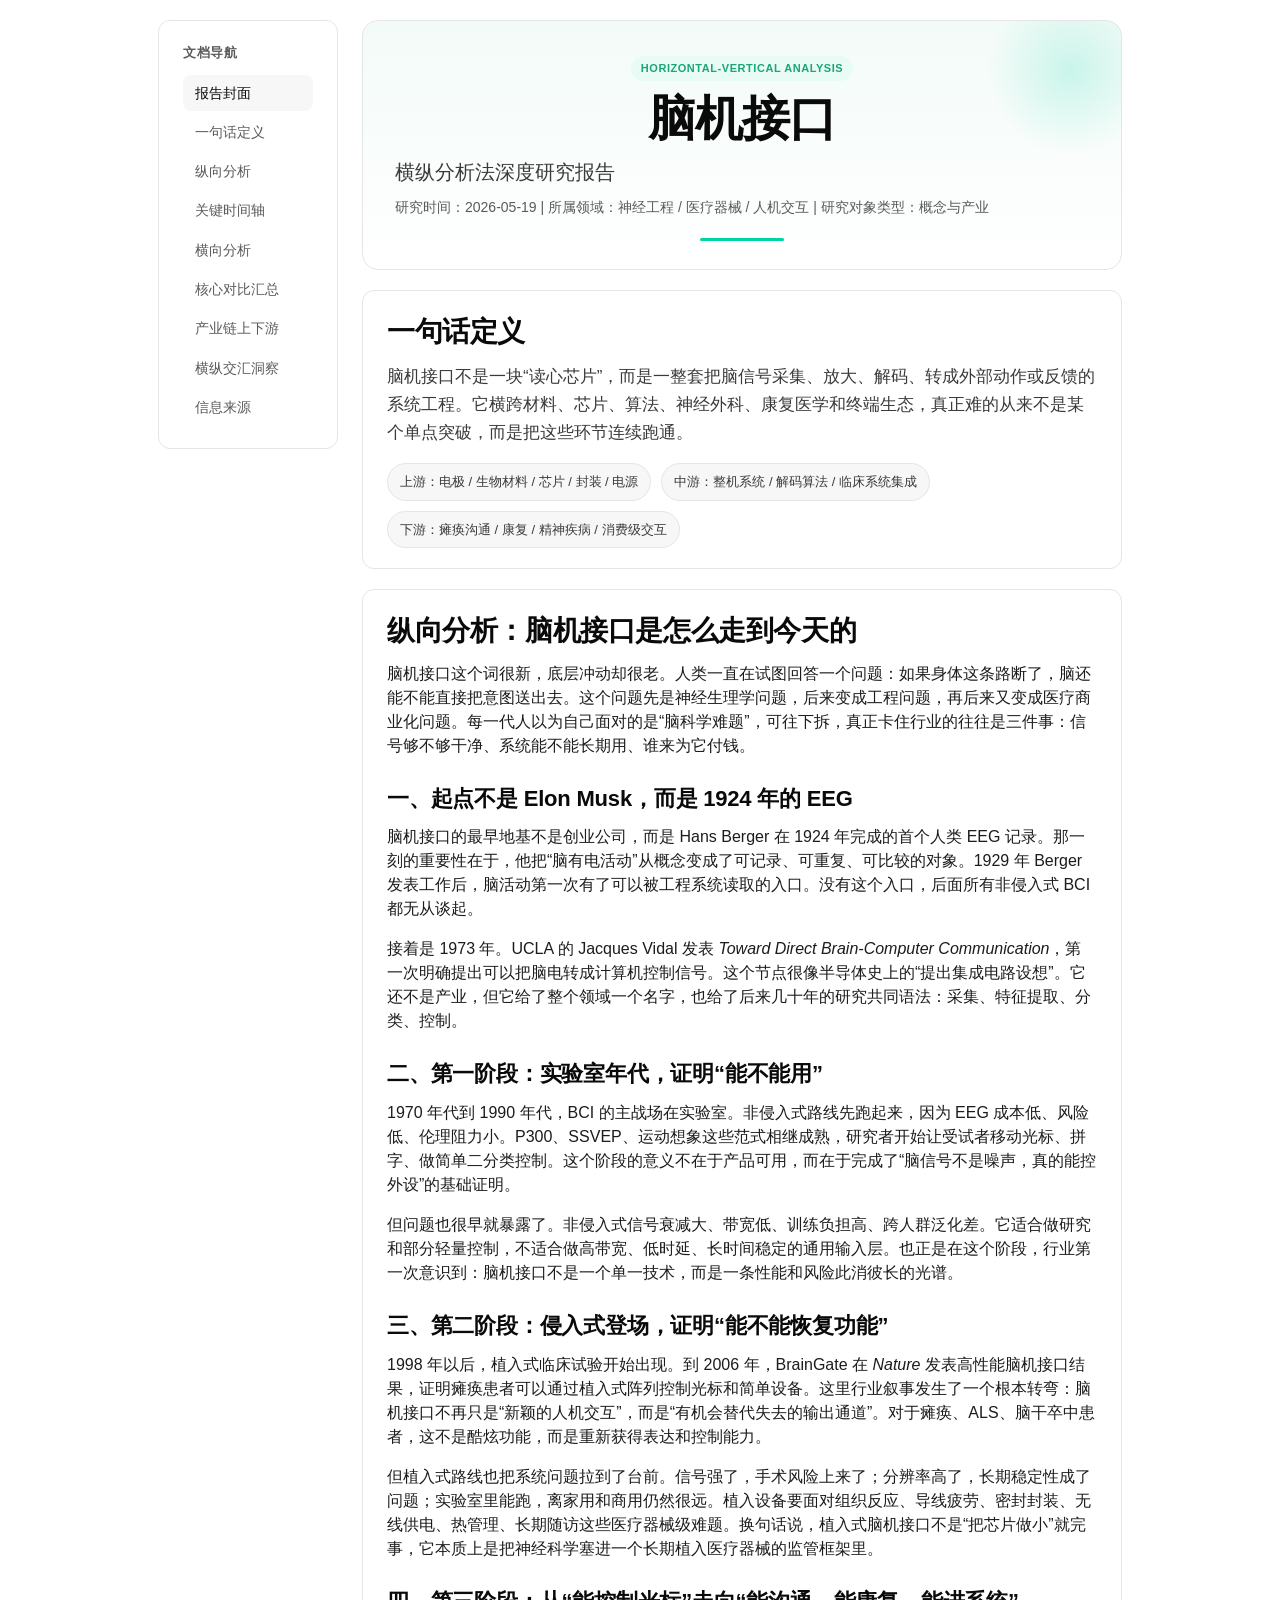
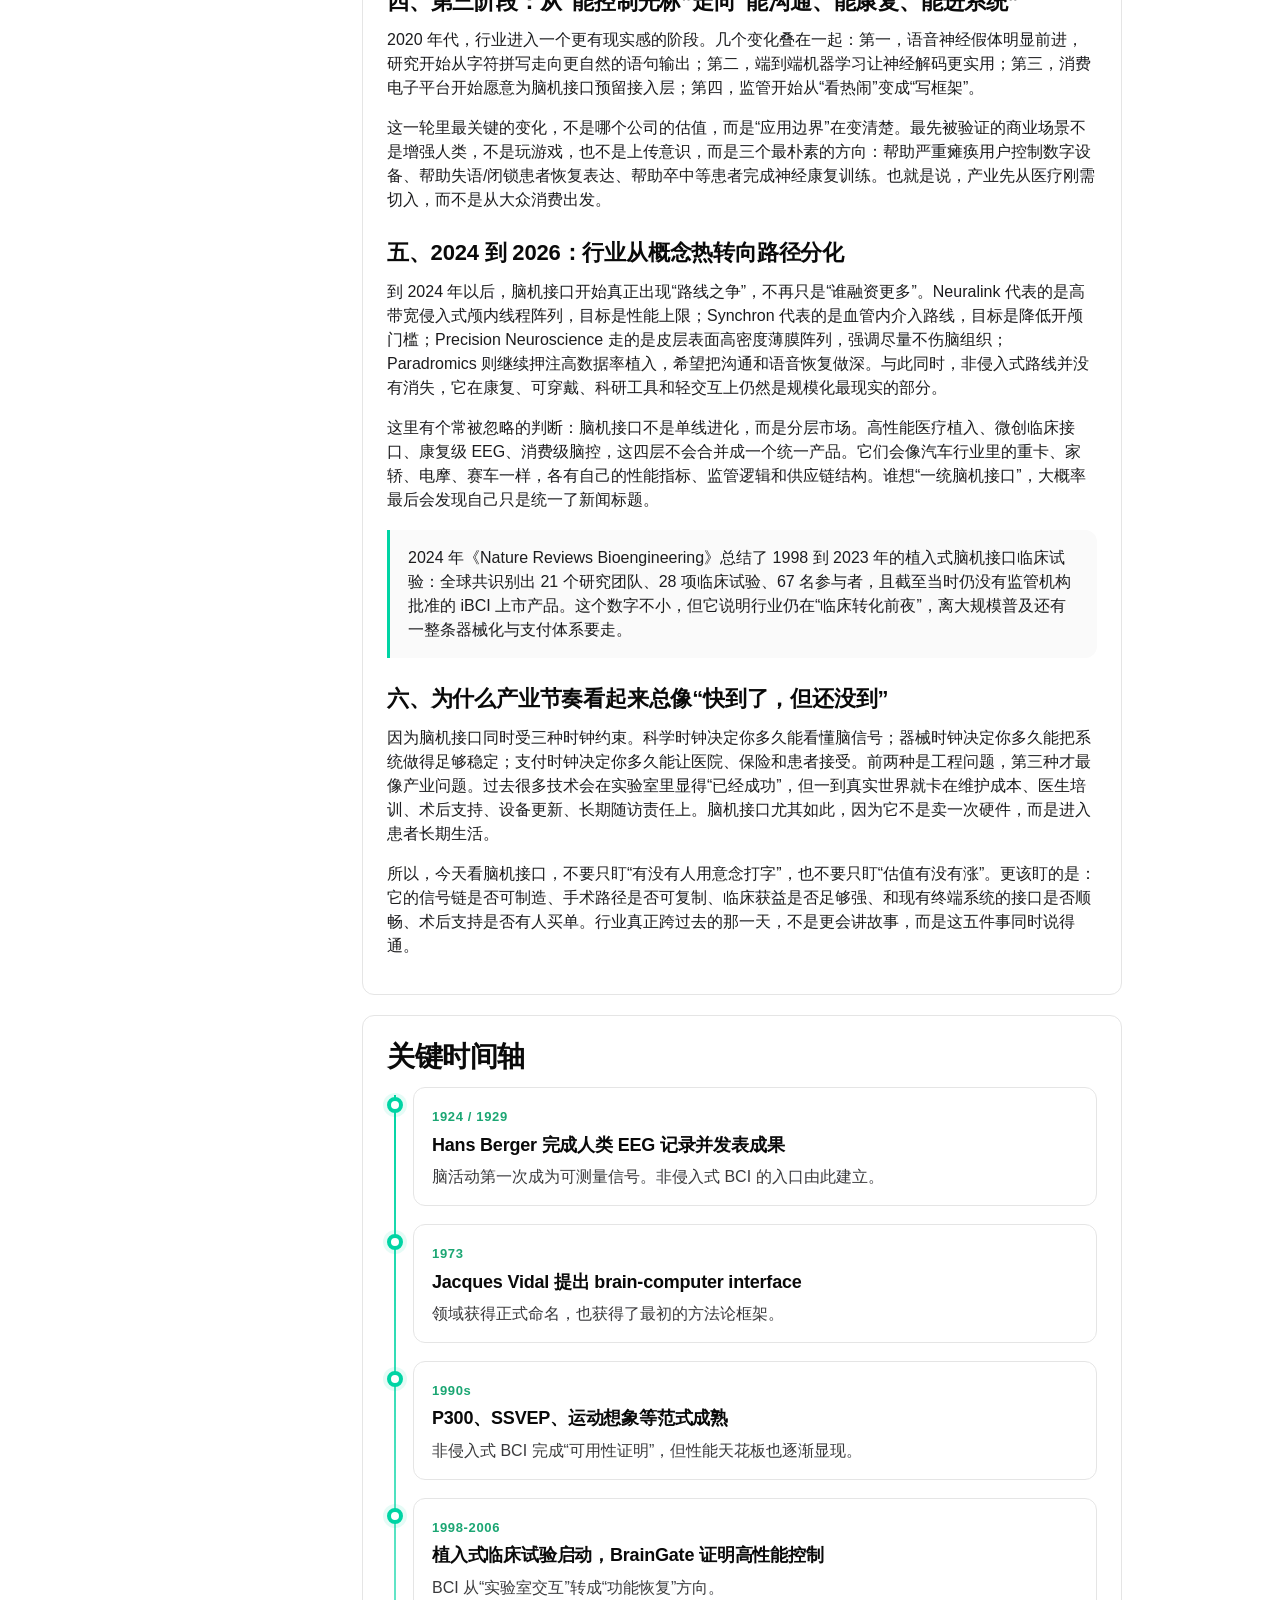
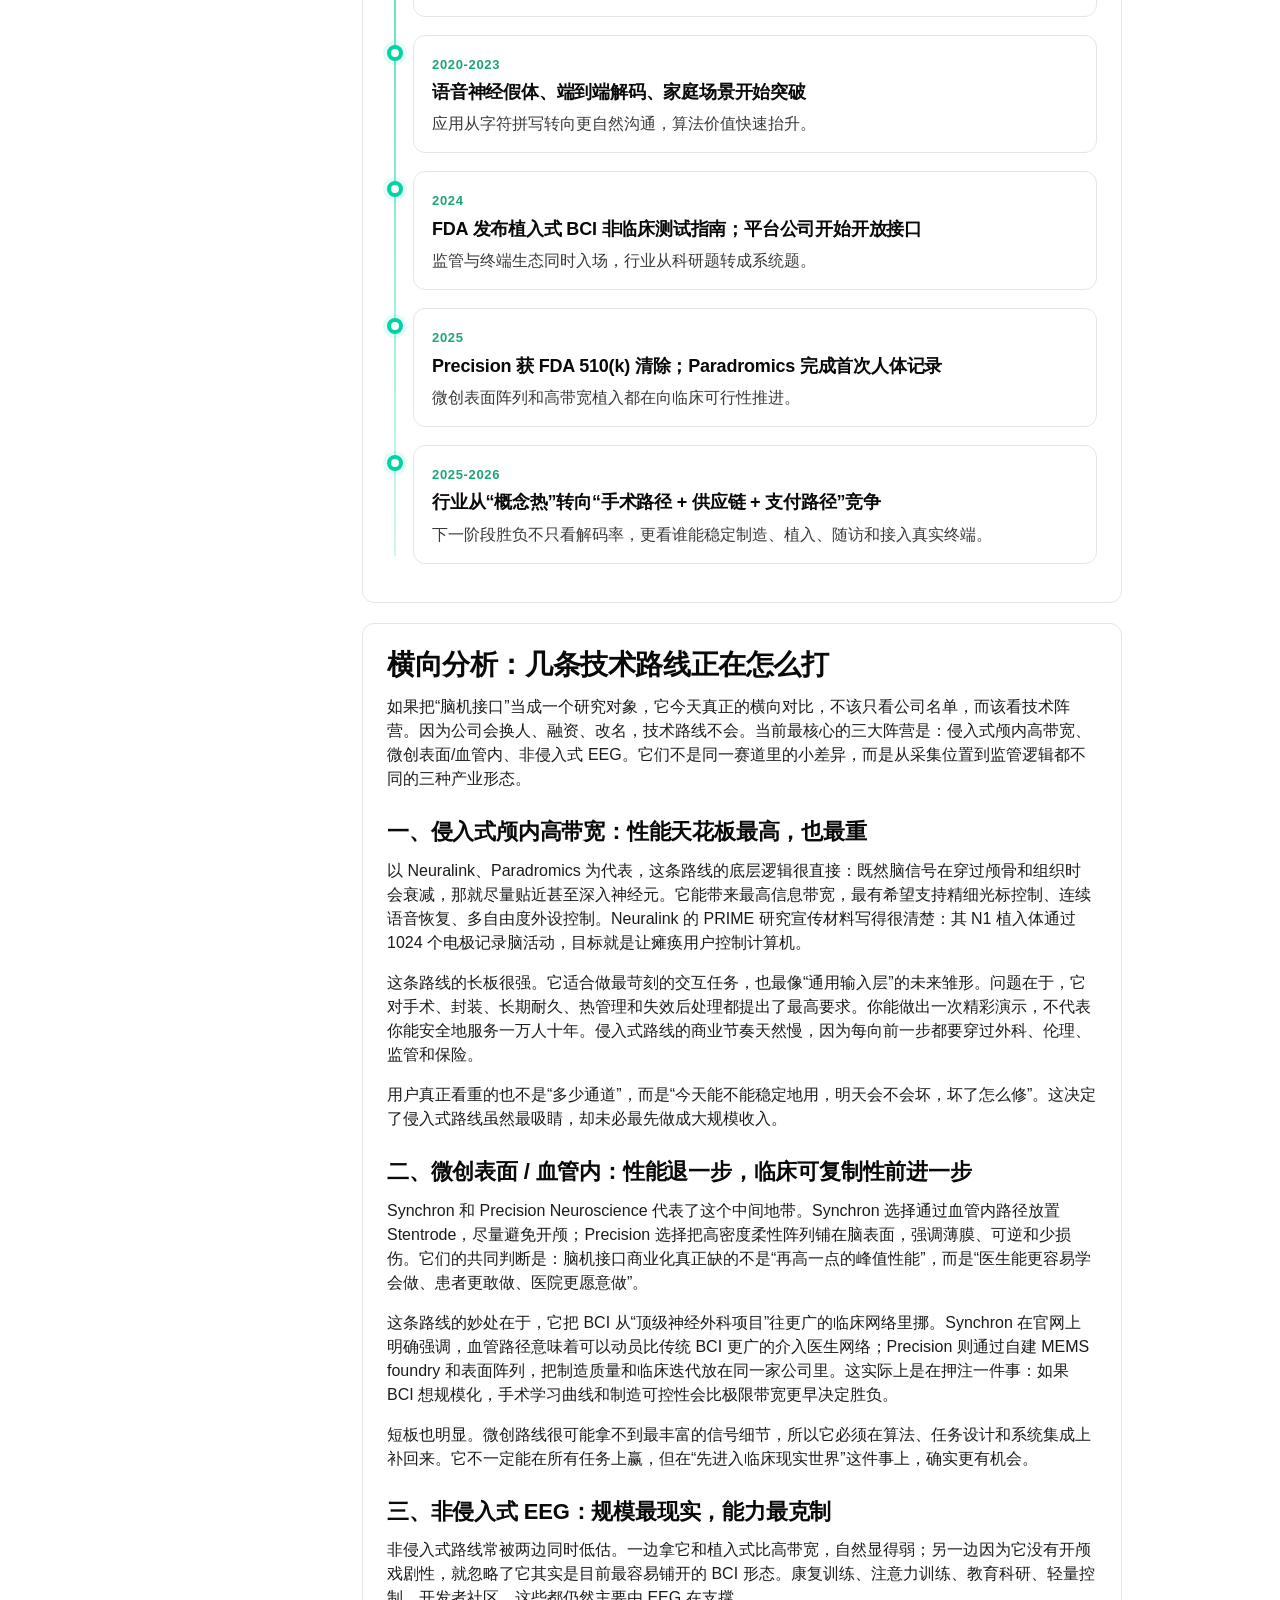
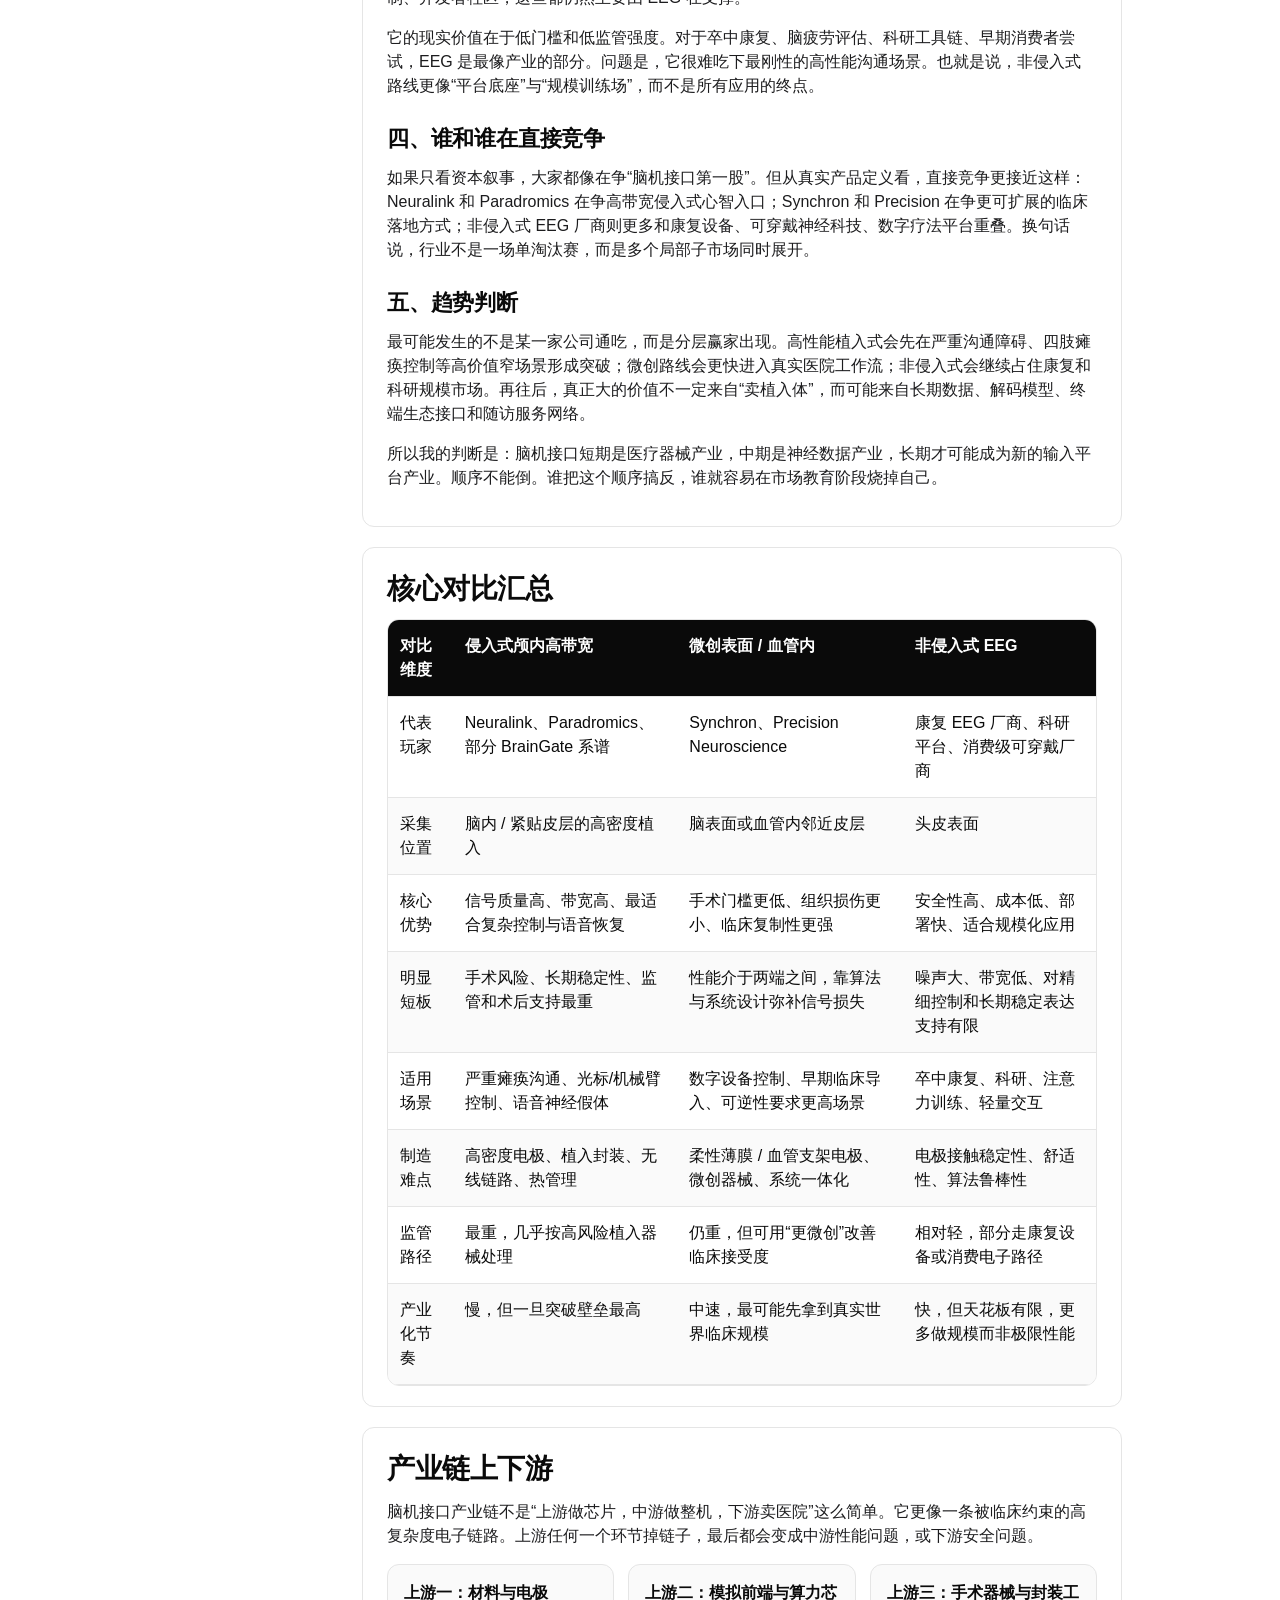
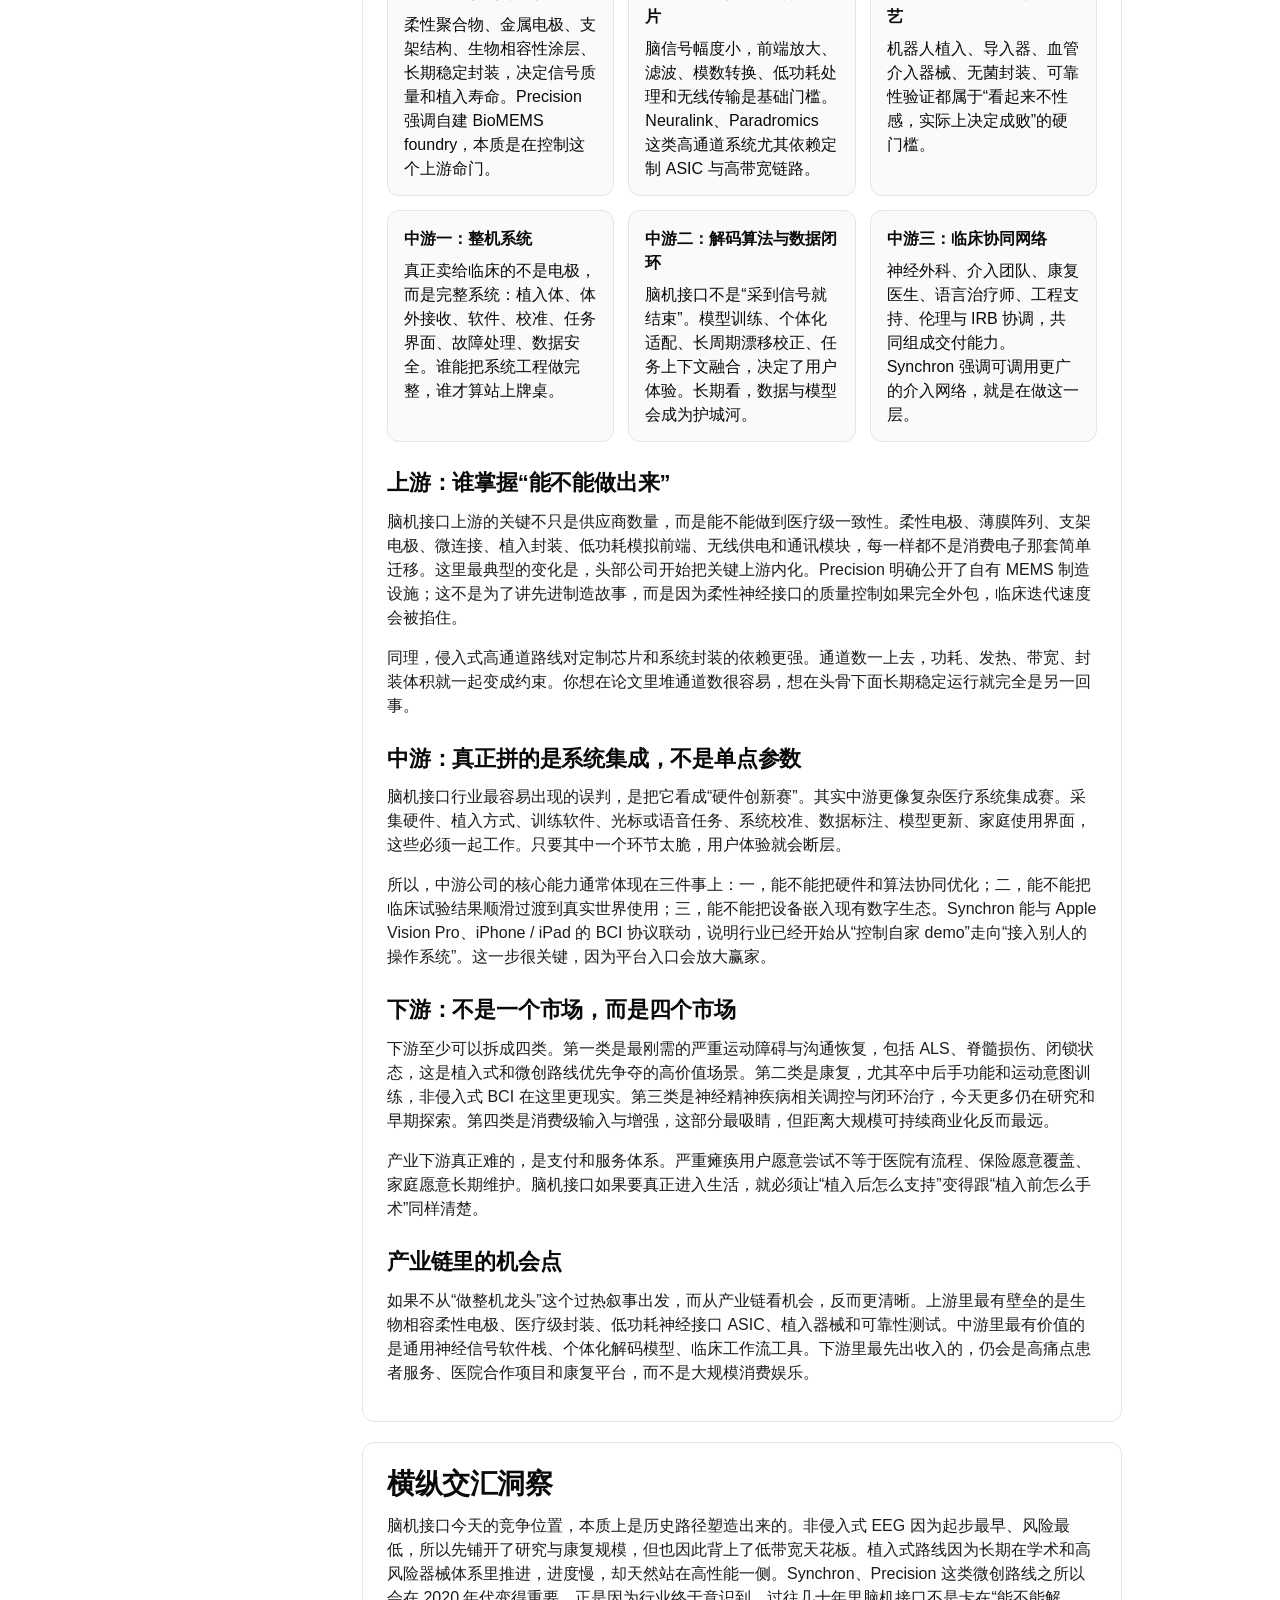
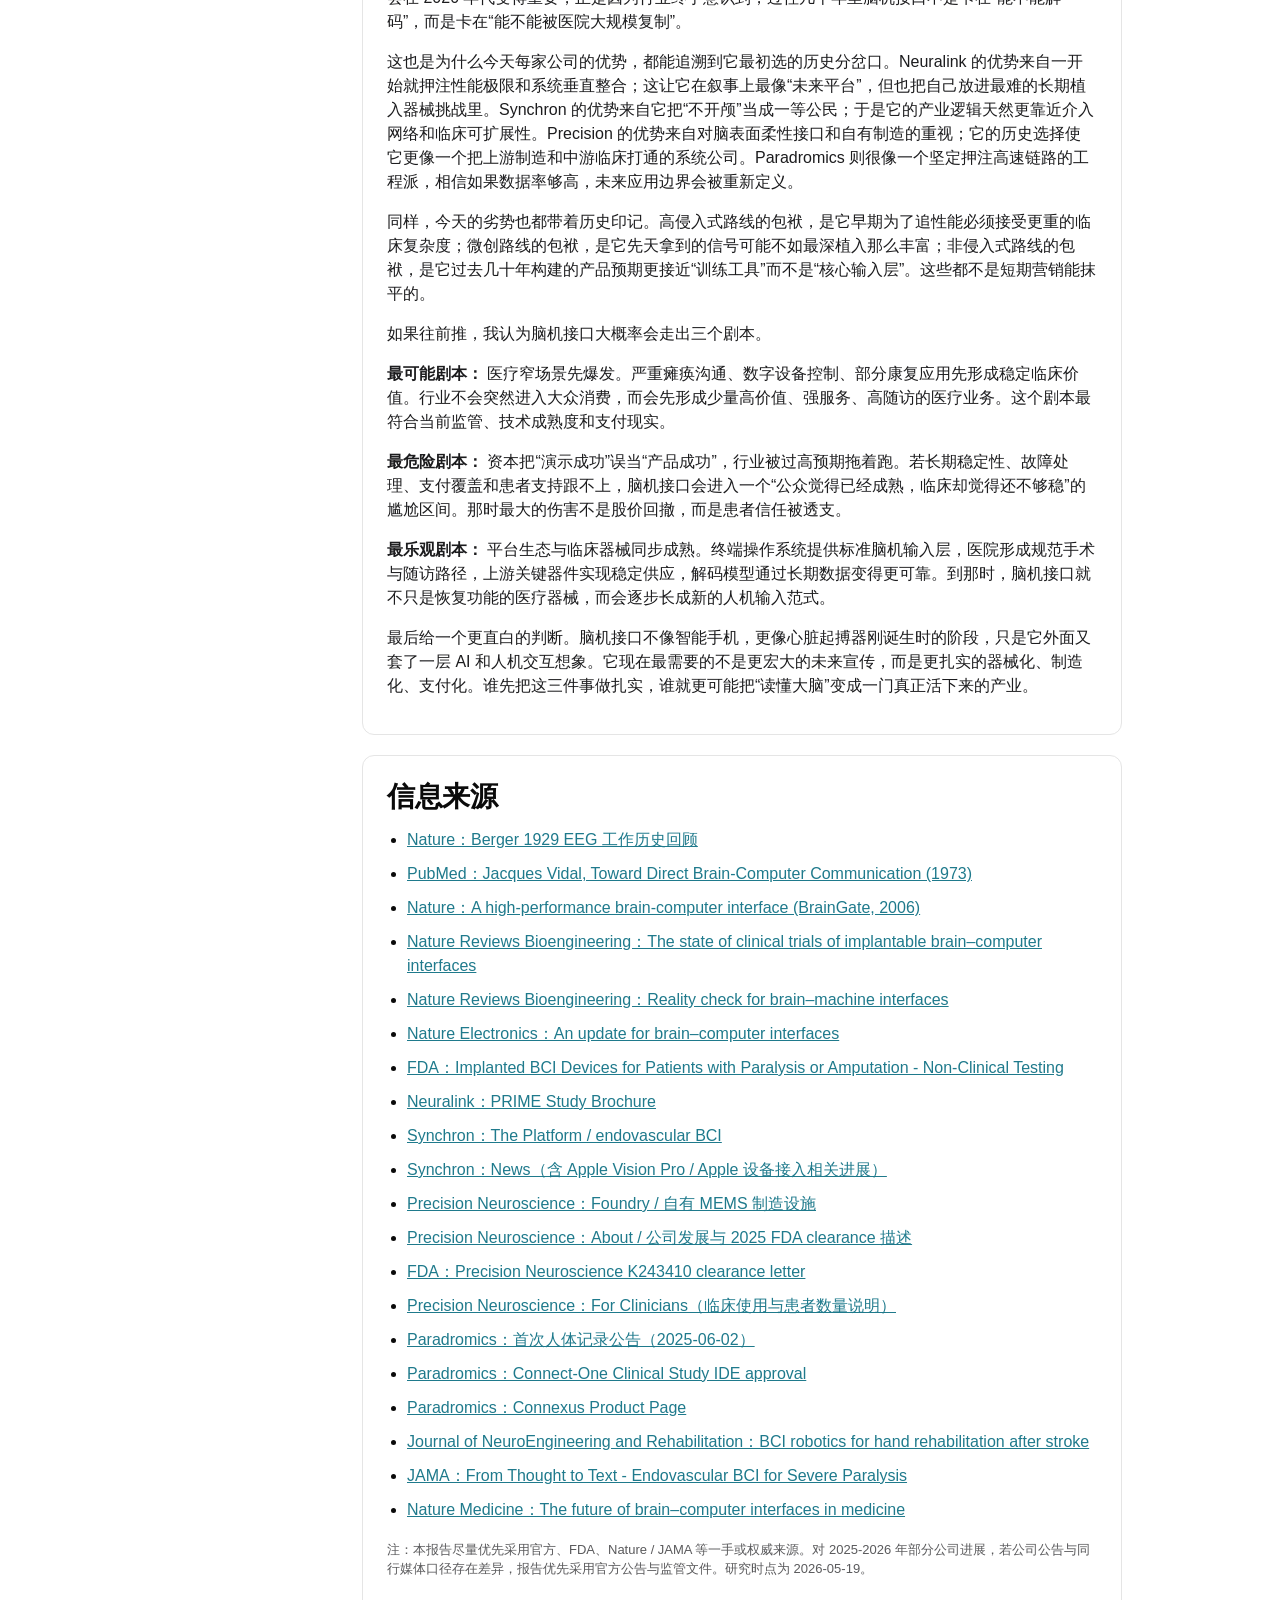
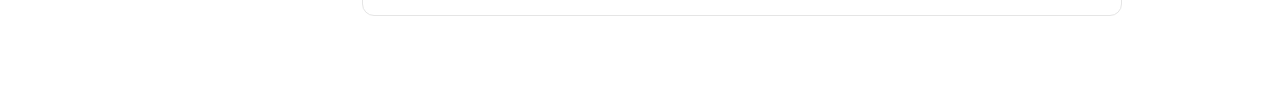
<file: brain-computer-interface/index.html>
<!DOCTYPE html>
<html lang="zh-CN">
<head>
  <meta charset="UTF-8">
  <meta name="viewport" content="width=device-width, initial-scale=1.0">
  <title>脑机接口 - 横纵分析法深度研究报告</title>
  <style>
    :root {
      --bg: #ffffff;
      --paper: #ffffff;
      --surface: #f7f7f7;
      --surface-soft: #fafafa;
      --ink: #0a0a0a;
      --title: #0a0a0a;
      --sub: #3a3a3c;
      --line: #00d4a4;
      --soft-line: #e5e5e5;
      --muted: #5a5a5c;
      --quote-bg: #fafafa;
      --table-head: #0a0a0a;
      --accent: #00d4a4;
      --accent-soft: #e9fbf5;
      --shadow: 0 12px 30px rgba(10, 10, 10, 0.04);
    }

    * {
      box-sizing: border-box;
    }

    html {
      scroll-behavior: smooth;
    }

    body {
      margin: 0;
      background: var(--bg);
      color: var(--ink);
      font-family: Inter, "PingFang SC", "Hiragino Sans GB", "Microsoft YaHei", "WenQuanYi Micro Hei", sans-serif;
      font-size: 16px;
      line-height: 1.5;
      letter-spacing: 0;
    }

    .page {
      max-width: 1440px;
      margin: 0 auto;
      padding: 20px 20px 72px;
    }

    .layout {
      display: grid;
      grid-template-columns: 180px minmax(0, 760px);
      gap: 24px;
      align-items: start;
      justify-content: center;
    }

    .sidebar {
      position: sticky;
      top: 20px;
    }

    .content {
      min-width: 0;
    }

    .cover {
      background: linear-gradient(180deg, #f3fbf8 0%, #ffffff 100%);
      border: 1px solid var(--soft-line);
      border-radius: 16px;
      padding: 34px 32px 28px;
      box-shadow: none;
      position: relative;
      overflow: hidden;
      margin-bottom: 20px;
      text-align: center;
    }

    .cover::after {
      content: "";
      position: absolute;
      right: -40px;
      top: -40px;
      width: 180px;
      height: 180px;
      border-radius: 50%;
      background: radial-gradient(circle, rgba(0, 212, 164, 0.18), transparent 66%);
    }

    .eyebrow {
      display: inline-block;
      margin-bottom: 12px;
      padding: 4px 10px;
      border-radius: 999px;
      background: var(--accent-soft);
      color: #1ba673;
      font-size: 11px;
      font-weight: 600;
      letter-spacing: 0.05em;
      text-transform: uppercase;
    }

    h1 {
      margin: 0;
      color: var(--title);
      font-size: 48px;
      line-height: 1.1;
      letter-spacing: -1px;
      font-weight: 600;
    }

    .subtitle {
      margin: 12px 0 10px;
      font-size: 20px;
      color: var(--sub);
      font-weight: 400;
    }

    .meta {
      margin: 0;
      color: var(--muted);
      font-size: 14px;
    }

    .divider {
      width: 84px;
      height: 3px;
      border-radius: 999px;
      background: var(--accent);
      margin: 20px auto 0;
    }

    .toc,
    .panel,
    .section {
      background: var(--paper);
      border-radius: 12px;
      box-shadow: none;
      border: 1px solid var(--soft-line);
      margin-top: 20px;
      padding: 24px 24px 20px;
    }

    .sidebar .toc {
      margin-top: 0;
      max-height: calc(100vh - 40px);
      overflow: auto;
    }

    .content > .section:first-of-type {
      margin-top: 0;
    }

    .toc h2,
    .section h2 {
      margin: 0 0 14px;
      color: var(--title);
      font-size: 28px;
      line-height: 1.2;
      letter-spacing: -0.4px;
      font-weight: 600;
    }

    .toc h2 {
      font-size: 13px;
      text-transform: uppercase;
      letter-spacing: 0.5px;
      color: var(--muted);
    }

    .toc ol {
      margin: 0;
      padding-left: 0;
      list-style: none;
    }

    .toc li {
      margin: 3px 0;
    }

    .toc a {
      color: var(--muted);
      text-decoration: none;
      display: inline-block;
      line-height: 1.45;
      padding: 8px 12px;
      border-radius: 8px;
      font-size: 14px;
      width: 100%;
    }

    .toc a:hover,
    .sources a:hover {
      color: var(--ink);
    }

    .toc a.active {
      background: var(--surface);
      color: var(--ink);
      font-weight: 500;
    }

    p {
      margin: 0 0 16px;
      text-align: left;
      color: #1c1c1e;
    }

    .lead {
      font-size: 17px;
      color: #3a3a3c;
      line-height: 1.65;
    }

    .quote {
      margin: 18px 0;
      padding: 16px 18px;
      border-left: 3px solid var(--accent);
      background: var(--quote-bg);
      border-radius: 0 12px 12px 0;
      color: #1c1c1e;
    }

    .pill-row {
      display: flex;
      flex-wrap: wrap;
      gap: 10px;
      margin-top: 8px;
    }

    .pill {
      padding: 8px 12px;
      border-radius: 999px;
      background: var(--surface);
      color: #3a3a3c;
      font-size: 13px;
      border: 1px solid var(--soft-line);
    }

    h3 {
      margin: 26px 0 12px;
      color: #0a0a0a;
      font-size: 22px;
      line-height: 1.35;
      letter-spacing: -0.2px;
    }

    .timeline {
      position: relative;
      margin-top: 10px;
      padding-left: 26px;
    }

    .timeline::before {
      content: "";
      position: absolute;
      left: 7px;
      top: 8px;
      bottom: 8px;
      width: 2px;
      background: linear-gradient(180deg, var(--accent), rgba(0, 212, 164, 0.18));
    }

    .timeline-node {
      position: relative;
      margin: 0 0 18px;
      cursor: pointer;
    }

    .timeline-dot {
      position: absolute;
      left: -26px;
      top: 10px;
      width: 16px;
      height: 16px;
      border-radius: 50%;
      background: var(--paper);
      border: 4px solid var(--accent);
      box-shadow: 0 0 0 4px rgba(0, 212, 164, 0.10);
    }

    .timeline-content {
      background: #ffffff;
      border: 1px solid var(--soft-line);
      border-radius: 12px;
      padding: 16px 18px;
      transition: transform 0.2s ease, box-shadow 0.2s ease;
    }

    .timeline-node:hover .timeline-content {
      transform: translateY(-2px);
      box-shadow: var(--shadow);
    }

    .timeline-date {
      display: inline-block;
      margin-bottom: 6px;
      color: #1ba673;
      font-size: 13px;
      font-weight: 700;
      letter-spacing: 0.05em;
    }

    .timeline-content h3 {
      margin: 0 0 8px;
      font-size: 18px;
    }

    .timeline-summary {
      margin: 0;
      color: #3a3a3c;
    }

    .timeline-detail {
      display: none;
      margin-top: 12px;
      padding-top: 12px;
      border-top: 1px dashed var(--soft-line);
      color: var(--ink);
    }

    .timeline-node.expanded .timeline-detail {
      display: block;
    }

    .table-wrap {
      overflow-x: auto;
      border-radius: 12px;
      border: 1px solid var(--soft-line);
    }

    table {
      width: 100%;
      border-collapse: collapse;
      min-width: 640px;
    }

    th,
    td {
      padding: 14px 12px;
      text-align: left;
      vertical-align: top;
      border-bottom: 1px solid var(--soft-line);
    }

    th {
      background: var(--table-head);
      color: #fff;
      font-weight: 700;
    }

    tbody tr:nth-child(even) {
      background: #fafafa;
    }

    tbody tr:hover {
      background: #f7f7f7;
    }

    .matrix {
      display: grid;
      grid-template-columns: repeat(3, 1fr);
      gap: 14px;
      margin-top: 14px;
    }

    .card {
      padding: 16px 16px 14px;
      border-radius: 12px;
      background: var(--surface-soft);
      border: 1px solid var(--soft-line);
    }

    .card strong {
      display: block;
      margin-bottom: 8px;
      color: #0a0a0a;
    }

    .sources ul {
      margin: 0;
      padding-left: 20px;
    }

    .sources li {
      margin: 10px 0;
    }

    .sources a {
      color: #1f7a8c;
      word-break: break-word;
    }

    .footnote {
      margin-top: 18px;
      font-size: 13px;
      color: var(--muted);
    }

    @media (max-width: 980px) {
      .layout {
        grid-template-columns: 1fr;
      }

      .sidebar {
        position: static;
      }

      .sidebar .toc {
        max-height: none;
      }
    }

    @media (max-width: 720px) {
      .page {
        padding: 18px 14px 50px;
      }

      .cover,
      .toc,
      .panel,
      .section {
        padding: 22px 18px 18px;
        border-radius: 18px;
      }

      h1 {
        font-size: 34px;
      }

      .subtitle {
        font-size: 18px;
      }

      .matrix {
        grid-template-columns: 1fr;
      }
    }
  </style>
</head>
<body>
  <main class="page">
    <div class="layout">
      <aside class="sidebar">
        <nav class="toc">
          <h2>文档导航</h2>
          <ol>
            <li><a href="#top">报告封面</a></li>
            <li><a href="#definition">一句话定义</a></li>
            <li><a href="#longitudinal">纵向分析</a></li>
            <li><a href="#timeline">关键时间轴</a></li>
            <li><a href="#cross-sectional">横向分析</a></li>
            <li><a href="#comparison-table">核心对比汇总</a></li>
            <li><a href="#industry-chain">产业链上下游</a></li>
            <li><a href="#insights">横纵交汇洞察</a></li>
            <li><a href="#sources">信息来源</a></li>
          </ol>
        </nav>
      </aside>

      <div class="content">
    <header class="cover" id="top">
      <div class="eyebrow">HORIZONTAL-VERTICAL ANALYSIS</div>
      <h1>脑机接口</h1>
      <p class="subtitle">横纵分析法深度研究报告</p>
      <p class="meta">研究时间：2026-05-19 | 所属领域：神经工程 / 医疗器械 / 人机交互 | 研究对象类型：概念与产业</p>
      <div class="divider"></div>
    </header>
    <section id="definition" class="section">
      <h2>一句话定义</h2>
      <p class="lead">脑机接口不是一块“读心芯片”，而是一整套把脑信号采集、放大、解码、转成外部动作或反馈的系统工程。它横跨材料、芯片、算法、神经外科、康复医学和终端生态，真正难的从来不是某个单点突破，而是把这些环节连续跑通。</p>
      <div class="pill-row">
        <span class="pill">上游：电极 / 生物材料 / 芯片 / 封装 / 电源</span>
        <span class="pill">中游：整机系统 / 解码算法 / 临床系统集成</span>
        <span class="pill">下游：瘫痪沟通 / 康复 / 精神疾病 / 消费级交互</span>
      </div>
    </section>

    <section id="longitudinal" class="section">
      <h2>纵向分析：脑机接口是怎么走到今天的</h2>

      <p>脑机接口这个词很新，底层冲动却很老。人类一直在试图回答一个问题：如果身体这条路断了，脑还能不能直接把意图送出去。这个问题先是神经生理学问题，后来变成工程问题，再后来又变成医疗商业化问题。每一代人以为自己面对的是“脑科学难题”，可往下拆，真正卡住行业的往往是三件事：信号够不够干净、系统能不能长期用、谁来为它付钱。</p>

      <h3>一、起点不是 Elon Musk，而是 1924 年的 EEG</h3>
      <p>脑机接口的最早地基不是创业公司，而是 Hans Berger 在 1924 年完成的首个人类 EEG 记录。那一刻的重要性在于，他把“脑有电活动”从概念变成了可记录、可重复、可比较的对象。1929 年 Berger 发表工作后，脑活动第一次有了可以被工程系统读取的入口。没有这个入口，后面所有非侵入式 BCI 都无从谈起。</p>
      <p>接着是 1973 年。UCLA 的 Jacques Vidal 发表 <em>Toward Direct Brain-Computer Communication</em>，第一次明确提出可以把脑电转成计算机控制信号。这个节点很像半导体史上的“提出集成电路设想”。它还不是产业，但它给了整个领域一个名字，也给了后来几十年的研究共同语法：采集、特征提取、分类、控制。</p>

      <h3>二、第一阶段：实验室年代，证明“能不能用”</h3>
      <p>1970 年代到 1990 年代，BCI 的主战场在实验室。非侵入式路线先跑起来，因为 EEG 成本低、风险低、伦理阻力小。P300、SSVEP、运动想象这些范式相继成熟，研究者开始让受试者移动光标、拼字、做简单二分类控制。这个阶段的意义不在于产品可用，而在于完成了“脑信号不是噪声，真的能控外设”的基础证明。</p>
      <p>但问题也很早就暴露了。非侵入式信号衰减大、带宽低、训练负担高、跨人群泛化差。它适合做研究和部分轻量控制，不适合做高带宽、低时延、长时间稳定的通用输入层。也正是在这个阶段，行业第一次意识到：脑机接口不是一个单一技术，而是一条性能和风险此消彼长的光谱。</p>

      <h3>三、第二阶段：侵入式登场，证明“能不能恢复功能”</h3>
      <p>1998 年以后，植入式临床试验开始出现。到 2006 年，BrainGate 在 <em>Nature</em> 发表高性能脑机接口结果，证明瘫痪患者可以通过植入式阵列控制光标和简单设备。这里行业叙事发生了一个根本转弯：脑机接口不再只是“新颖的人机交互”，而是“有机会替代失去的输出通道”。对于瘫痪、ALS、脑干卒中患者，这不是酷炫功能，而是重新获得表达和控制能力。</p>
      <p>但植入式路线也把系统问题拉到了台前。信号强了，手术风险上来了；分辨率高了，长期稳定性成了问题；实验室里能跑，离家用和商用仍然很远。植入设备要面对组织反应、导线疲劳、密封封装、无线供电、热管理、长期随访这些医疗器械级难题。换句话说，植入式脑机接口不是“把芯片做小”就完事，它本质上是把神经科学塞进一个长期植入医疗器械的监管框架里。</p>

      <h3>四、第三阶段：从“能控制光标”走向“能沟通、能康复、能进系统”</h3>
      <p>2020 年代，行业进入一个更有现实感的阶段。几个变化叠在一起：第一，语音神经假体明显前进，研究开始从字符拼写走向更自然的语句输出；第二，端到端机器学习让神经解码更实用；第三，消费电子平台开始愿意为脑机接口预留接入层；第四，监管开始从“看热闹”变成“写框架”。</p>
      <p>这一轮里最关键的变化，不是哪个公司的估值，而是“应用边界”在变清楚。最先被验证的商业场景不是增强人类，不是玩游戏，也不是上传意识，而是三个最朴素的方向：帮助严重瘫痪用户控制数字设备、帮助失语/闭锁患者恢复表达、帮助卒中等患者完成神经康复训练。也就是说，产业先从医疗刚需切入，而不是从大众消费出发。</p>

      <h3>五、2024 到 2026：行业从概念热转向路径分化</h3>
      <p>到 2024 年以后，脑机接口开始真正出现“路线之争”，不再只是“谁融资更多”。Neuralink 代表的是高带宽侵入式颅内线程阵列，目标是性能上限；Synchron 代表的是血管内介入路线，目标是降低开颅门槛；Precision Neuroscience 走的是皮层表面高密度薄膜阵列，强调尽量不伤脑组织；Paradromics 则继续押注高数据率植入，希望把沟通和语音恢复做深。与此同时，非侵入式路线并没有消失，它在康复、可穿戴、科研工具和轻交互上仍然是规模化最现实的部分。</p>
      <p>这里有个常被忽略的判断：脑机接口不是单线进化，而是分层市场。高性能医疗植入、微创临床接口、康复级 EEG、消费级脑控，这四层不会合并成一个统一产品。它们会像汽车行业里的重卡、家轿、电摩、赛车一样，各有自己的性能指标、监管逻辑和供应链结构。谁想“一统脑机接口”，大概率最后会发现自己只是统一了新闻标题。</p>

      <div class="quote">
        2024 年《Nature Reviews Bioengineering》总结了 1998 到 2023 年的植入式脑机接口临床试验：全球共识别出 21 个研究团队、28 项临床试验、67 名参与者，且截至当时仍没有监管机构批准的 iBCI 上市产品。这个数字不小，但它说明行业仍在“临床转化前夜”，离大规模普及还有一整条器械化与支付体系要走。
      </div>

      <h3>六、为什么产业节奏看起来总像“快到了，但还没到”</h3>
      <p>因为脑机接口同时受三种时钟约束。科学时钟决定你多久能看懂脑信号；器械时钟决定你多久能把系统做得足够稳定；支付时钟决定你多久能让医院、保险和患者接受。前两种是工程问题，第三种才最像产业问题。过去很多技术会在实验室里显得“已经成功”，但一到真实世界就卡在维护成本、医生培训、术后支持、设备更新、长期随访责任上。脑机接口尤其如此，因为它不是卖一次硬件，而是进入患者长期生活。</p>
      <p>所以，今天看脑机接口，不要只盯“有没有人用意念打字”，也不要只盯“估值有没有涨”。更该盯的是：它的信号链是否可制造、手术路径是否可复制、临床获益是否足够强、和现有终端系统的接口是否顺畅、术后支持是否有人买单。行业真正跨过去的那一天，不是更会讲故事，而是这五件事同时说得通。</p>
    </section>

    <section id="timeline" class="section">
      <h2>关键时间轴</h2>
      <div class="timeline">
        <div class="timeline-node" onclick="toggleDetail(this)">
          <div class="timeline-dot"></div>
          <div class="timeline-content">
            <span class="timeline-date">1924 / 1929</span>
            <h3>Hans Berger 完成人类 EEG 记录并发表成果</h3>
            <p class="timeline-summary">脑活动第一次成为可测量信号。非侵入式 BCI 的入口由此建立。</p>
            <div class="timeline-detail"><p>Berger 在 1924 年完成首个人体脑电记录，并在 1929 年公开发表。这不是“BCI 产品原型”，但它把脑信号从哲学问题拉进了仪器世界。后来的 EEG 头戴、康复 BCI、睡眠监测，根都在这里。</p></div>
          </div>
        </div>

        <div class="timeline-node" onclick="toggleDetail(this)">
          <div class="timeline-dot"></div>
          <div class="timeline-content">
            <span class="timeline-date">1973</span>
            <h3>Jacques Vidal 提出 brain-computer interface</h3>
            <p class="timeline-summary">领域获得正式命名，也获得了最初的方法论框架。</p>
            <div class="timeline-detail"><p>Vidal 的论文明确提出把 EEG 转成计算机控制信号的设想。这个动作很重要，因为一个技术领域一旦被命名，就更容易形成论文网络、研究共同体和持续资助。</p></div>
          </div>
        </div>

        <div class="timeline-node" onclick="toggleDetail(this)">
          <div class="timeline-dot"></div>
          <div class="timeline-content">
            <span class="timeline-date">1990s</span>
            <h3>P300、SSVEP、运动想象等范式成熟</h3>
            <p class="timeline-summary">非侵入式 BCI 完成“可用性证明”，但性能天花板也逐渐显现。</p>
            <div class="timeline-detail"><p>实验室开始稳定实现拼字、简单光标控制和分类任务。问题也同步暴露：训练成本高、信息带宽有限、抗干扰能力一般。这解释了为什么后来行业会重新拥抱植入式路线。</p></div>
          </div>
        </div>

        <div class="timeline-node" onclick="toggleDetail(this)">
          <div class="timeline-dot"></div>
          <div class="timeline-content">
            <span class="timeline-date">1998-2006</span>
            <h3>植入式临床试验启动，BrainGate 证明高性能控制</h3>
            <p class="timeline-summary">BCI 从“实验室交互”转成“功能恢复”方向。</p>
            <div class="timeline-detail"><p>这一阶段最大贡献不是某个单点指标，而是确认颅内阵列能够支撑更高质量的控制信号。脑机接口第一次真正接近临床价值，尤其是对瘫痪患者的辅助沟通和控制能力。</p></div>
          </div>
        </div>

        <div class="timeline-node" onclick="toggleDetail(this)">
          <div class="timeline-dot"></div>
          <div class="timeline-content">
            <span class="timeline-date">2020-2023</span>
            <h3>语音神经假体、端到端解码、家庭场景开始突破</h3>
            <p class="timeline-summary">应用从字符拼写转向更自然沟通，算法价值快速抬升。</p>
            <div class="timeline-detail"><p>学术界在语音恢复、家庭设备控制和长期使用体验上前进明显。BCI 不再只是实验室 demo，而是开始进入“患者日常交互”问题：能不能发消息、控制平板、重建表达节奏。</p></div>
          </div>
        </div>

        <div class="timeline-node" onclick="toggleDetail(this)">
          <div class="timeline-dot"></div>
          <div class="timeline-content">
            <span class="timeline-date">2024</span>
            <h3>FDA 发布植入式 BCI 非临床测试指南；平台公司开始开放接口</h3>
            <p class="timeline-summary">监管与终端生态同时入场，行业从科研题转成系统题。</p>
            <div class="timeline-detail"><p>FDA 对植入式 BCI 的安全、耐久、软件、网络安全等提出更清晰要求。同期，苹果宣布新的 BCI Human Interface Device 协议，意味着终端厂商开始为脑机输入预留系统级接口。</p></div>
          </div>
        </div>

        <div class="timeline-node" onclick="toggleDetail(this)">
          <div class="timeline-dot"></div>
          <div class="timeline-content">
            <span class="timeline-date">2025</span>
            <h3>Precision 获 FDA 510(k) 清除；Paradromics 完成首次人体记录</h3>
            <p class="timeline-summary">微创表面阵列和高带宽植入都在向临床可行性推进。</p>
            <div class="timeline-detail"><p>Precision 的皮层表面阵列获得首个 FDA 清除，虽然不等于完整植入式 BCI 上市，但它是“下一代无线 BCI 组件被监管认可”的重要信号。Paradromics 则完成首次人体记录，证明其高速链路开始进入临床阶段。</p></div>
          </div>
        </div>

        <div class="timeline-node" onclick="toggleDetail(this)">
          <div class="timeline-dot"></div>
          <div class="timeline-content">
            <span class="timeline-date">2025-2026</span>
            <h3>行业从“概念热”转向“手术路径 + 供应链 + 支付路径”竞争</h3>
            <p class="timeline-summary">下一阶段胜负不只看解码率，更看谁能稳定制造、植入、随访和接入真实终端。</p>
            <div class="timeline-detail"><p>到 2026 年，行业已经很难再只靠愿景融资。真正能推进商业化的玩家，必须同时回答制造质量、医生可培训性、术后维护、医院合作、终端适配和支付可行性。</p></div>
          </div>
        </div>
      </div>
    </section>

    <section id="cross-sectional" class="section">
      <h2>横向分析：几条技术路线正在怎么打</h2>

      <p>如果把“脑机接口”当成一个研究对象，它今天真正的横向对比，不该只看公司名单，而该看技术阵营。因为公司会换人、融资、改名，技术路线不会。当前最核心的三大阵营是：侵入式颅内高带宽、微创表面/血管内、非侵入式 EEG。它们不是同一赛道里的小差异，而是从采集位置到监管逻辑都不同的三种产业形态。</p>

      <h3>一、侵入式颅内高带宽：性能天花板最高，也最重</h3>
      <p>以 Neuralink、Paradromics 为代表，这条路线的底层逻辑很直接：既然脑信号在穿过颅骨和组织时会衰减，那就尽量贴近甚至深入神经元。它能带来最高信息带宽，最有希望支持精细光标控制、连续语音恢复、多自由度外设控制。Neuralink 的 PRIME 研究宣传材料写得很清楚：其 N1 植入体通过 1024 个电极记录脑活动，目标就是让瘫痪用户控制计算机。</p>
      <p>这条路线的长板很强。它适合做最苛刻的交互任务，也最像“通用输入层”的未来雏形。问题在于，它对手术、封装、长期耐久、热管理和失效后处理都提出了最高要求。你能做出一次精彩演示，不代表你能安全地服务一万人十年。侵入式路线的商业节奏天然慢，因为每向前一步都要穿过外科、伦理、监管和保险。</p>
      <p>用户真正看重的也不是“多少通道”，而是“今天能不能稳定地用，明天会不会坏，坏了怎么修”。这决定了侵入式路线虽然最吸睛，却未必最先做成大规模收入。</p>

      <h3>二、微创表面 / 血管内：性能退一步，临床可复制性前进一步</h3>
      <p>Synchron 和 Precision Neuroscience 代表了这个中间地带。Synchron 选择通过血管内路径放置 Stentrode，尽量避免开颅；Precision 选择把高密度柔性阵列铺在脑表面，强调薄膜、可逆和少损伤。它们的共同判断是：脑机接口商业化真正缺的不是“再高一点的峰值性能”，而是“医生能更容易学会做、患者更敢做、医院更愿意做”。</p>
      <p>这条路线的妙处在于，它把 BCI 从“顶级神经外科项目”往更广的临床网络里挪。Synchron 在官网上明确强调，血管路径意味着可以动员比传统 BCI 更广的介入医生网络；Precision 则通过自建 MEMS foundry 和表面阵列，把制造质量和临床迭代放在同一家公司里。这实际上是在押注一件事：如果 BCI 想规模化，手术学习曲线和制造可控性会比极限带宽更早决定胜负。</p>
      <p>短板也明显。微创路线很可能拿不到最丰富的信号细节，所以它必须在算法、任务设计和系统集成上补回来。它不一定能在所有任务上赢，但在“先进入临床现实世界”这件事上，确实更有机会。</p>

      <h3>三、非侵入式 EEG：规模最现实，能力最克制</h3>
      <p>非侵入式路线常被两边同时低估。一边拿它和植入式比高带宽，自然显得弱；另一边因为它没有开颅戏剧性，就忽略了它其实是目前最容易铺开的 BCI 形态。康复训练、注意力训练、教育科研、轻量控制、开发者社区，这些都仍然主要由 EEG 在支撑。</p>
      <p>它的现实价值在于低门槛和低监管强度。对于卒中康复、脑疲劳评估、科研工具链、早期消费者尝试，EEG 是最像产业的部分。问题是，它很难吃下最刚性的高性能沟通场景。也就是说，非侵入式路线更像“平台底座”与“规模训练场”，而不是所有应用的终点。</p>

      <h3>四、谁和谁在直接竞争</h3>
      <p>如果只看资本叙事，大家都像在争“脑机接口第一股”。但从真实产品定义看，直接竞争更接近这样：Neuralink 和 Paradromics 在争高带宽侵入式心智入口；Synchron 和 Precision 在争更可扩展的临床落地方式；非侵入式 EEG 厂商则更多和康复设备、可穿戴神经科技、数字疗法平台重叠。换句话说，行业不是一场单淘汰赛，而是多个局部子市场同时展开。</p>

      <h3>五、趋势判断</h3>
      <p>最可能发生的不是某一家公司通吃，而是分层赢家出现。高性能植入式会先在严重沟通障碍、四肢瘫痪控制等高价值窄场景形成突破；微创路线会更快进入真实医院工作流；非侵入式会继续占住康复和科研规模市场。再往后，真正大的价值不一定来自“卖植入体”，而可能来自长期数据、解码模型、终端生态接口和随访服务网络。</p>
      <p>所以我的判断是：脑机接口短期是医疗器械产业，中期是神经数据产业，长期才可能成为新的输入平台产业。顺序不能倒。谁把这个顺序搞反，谁就容易在市场教育阶段烧掉自己。</p>
    </section>

    <section id="comparison-table" class="section">
      <h2>核心对比汇总</h2>
      <div class="table-wrap">
        <table class="comparison-table">
          <thead>
            <tr>
              <th>对比维度</th>
              <th>侵入式颅内高带宽</th>
              <th>微创表面 / 血管内</th>
              <th>非侵入式 EEG</th>
            </tr>
          </thead>
          <tbody>
            <tr>
              <td>代表玩家</td>
              <td>Neuralink、Paradromics、部分 BrainGate 系谱</td>
              <td>Synchron、Precision Neuroscience</td>
              <td>康复 EEG 厂商、科研平台、消费级可穿戴厂商</td>
            </tr>
            <tr>
              <td>采集位置</td>
              <td>脑内 / 紧贴皮层的高密度植入</td>
              <td>脑表面或血管内邻近皮层</td>
              <td>头皮表面</td>
            </tr>
            <tr>
              <td>核心优势</td>
              <td>信号质量高、带宽高、最适合复杂控制与语音恢复</td>
              <td>手术门槛更低、组织损伤更小、临床复制性更强</td>
              <td>安全性高、成本低、部署快、适合规模化应用</td>
            </tr>
            <tr>
              <td>明显短板</td>
              <td>手术风险、长期稳定性、监管和术后支持最重</td>
              <td>性能介于两端之间，靠算法与系统设计弥补信号损失</td>
              <td>噪声大、带宽低、对精细控制和长期稳定表达支持有限</td>
            </tr>
            <tr>
              <td>适用场景</td>
              <td>严重瘫痪沟通、光标/机械臂控制、语音神经假体</td>
              <td>数字设备控制、早期临床导入、可逆性要求更高场景</td>
              <td>卒中康复、科研、注意力训练、轻量交互</td>
            </tr>
            <tr>
              <td>制造难点</td>
              <td>高密度电极、植入封装、无线链路、热管理</td>
              <td>柔性薄膜 / 血管支架电极、微创器械、系统一体化</td>
              <td>电极接触稳定性、舒适性、算法鲁棒性</td>
            </tr>
            <tr>
              <td>监管路径</td>
              <td>最重，几乎按高风险植入器械处理</td>
              <td>仍重，但可用“更微创”改善临床接受度</td>
              <td>相对轻，部分走康复设备或消费电子路径</td>
            </tr>
            <tr>
              <td>产业化节奏</td>
              <td>慢，但一旦突破壁垒最高</td>
              <td>中速，最可能先拿到真实世界临床规模</td>
              <td>快，但天花板有限，更多做规模而非极限性能</td>
            </tr>
          </tbody>
        </table>
      </div>
    </section>

    <section id="industry-chain" class="section">
      <h2>产业链上下游</h2>

      <p>脑机接口产业链不是“上游做芯片，中游做整机，下游卖医院”这么简单。它更像一条被临床约束的高复杂度电子链路。上游任何一个环节掉链子，最后都会变成中游性能问题，或下游安全问题。</p>

      <div class="matrix">
        <div class="card">
          <strong>上游一：材料与电极</strong>
          柔性聚合物、金属电极、支架结构、生物相容性涂层、长期稳定封装，决定信号质量和植入寿命。Precision 强调自建 BioMEMS foundry，本质是在控制这个上游命门。
        </div>
        <div class="card">
          <strong>上游二：模拟前端与算力芯片</strong>
          脑信号幅度小，前端放大、滤波、模数转换、低功耗处理和无线传输是基础门槛。Neuralink、Paradromics 这类高通道系统尤其依赖定制 ASIC 与高带宽链路。
        </div>
        <div class="card">
          <strong>上游三：手术器械与封装工艺</strong>
          机器人植入、导入器、血管介入器械、无菌封装、可靠性验证都属于“看起来不性感，实际上决定成败”的硬门槛。
        </div>
        <div class="card">
          <strong>中游一：整机系统</strong>
          真正卖给临床的不是电极，而是完整系统：植入体、体外接收、软件、校准、任务界面、故障处理、数据安全。谁能把系统工程做完整，谁才算站上牌桌。
        </div>
        <div class="card">
          <strong>中游二：解码算法与数据闭环</strong>
          脑机接口不是“采到信号就结束”。模型训练、个体化适配、长周期漂移校正、任务上下文融合，决定了用户体验。长期看，数据与模型会成为护城河。
        </div>
        <div class="card">
          <strong>中游三：临床协同网络</strong>
          神经外科、介入团队、康复医生、语言治疗师、工程支持、伦理与 IRB 协调，共同组成交付能力。Synchron 强调可调用更广的介入网络，就是在做这一层。
        </div>
      </div>

      <h3>上游：谁掌握“能不能做出来”</h3>
      <p>脑机接口上游的关键不只是供应商数量，而是能不能做到医疗级一致性。柔性电极、薄膜阵列、支架电极、微连接、植入封装、低功耗模拟前端、无线供电和通讯模块，每一样都不是消费电子那套简单迁移。这里最典型的变化是，头部公司开始把关键上游内化。Precision 明确公开了自有 MEMS 制造设施；这不是为了讲先进制造故事，而是因为柔性神经接口的质量控制如果完全外包，临床迭代速度会被掐住。</p>
      <p>同理，侵入式高通道路线对定制芯片和系统封装的依赖更强。通道数一上去，功耗、发热、带宽、封装体积就一起变成约束。你想在论文里堆通道数很容易，想在头骨下面长期稳定运行就完全是另一回事。</p>

      <h3>中游：真正拼的是系统集成，不是单点参数</h3>
      <p>脑机接口行业最容易出现的误判，是把它看成“硬件创新赛”。其实中游更像复杂医疗系统集成赛。采集硬件、植入方式、训练软件、光标或语音任务、系统校准、数据标注、模型更新、家庭使用界面，这些必须一起工作。只要其中一个环节太脆，用户体验就会断层。</p>
      <p>所以，中游公司的核心能力通常体现在三件事上：一，能不能把硬件和算法协同优化；二，能不能把临床试验结果顺滑过渡到真实世界使用；三，能不能把设备嵌入现有数字生态。Synchron 能与 Apple Vision Pro、iPhone / iPad 的 BCI 协议联动，说明行业已经开始从“控制自家 demo”走向“接入别人的操作系统”。这一步很关键，因为平台入口会放大赢家。</p>

      <h3>下游：不是一个市场，而是四个市场</h3>
      <p>下游至少可以拆成四类。第一类是最刚需的严重运动障碍与沟通恢复，包括 ALS、脊髓损伤、闭锁状态，这是植入式和微创路线优先争夺的高价值场景。第二类是康复，尤其卒中后手功能和运动意图训练，非侵入式 BCI 在这里更现实。第三类是神经精神疾病相关调控与闭环治疗，今天更多仍在研究和早期探索。第四类是消费级输入与增强，这部分最吸睛，但距离大规模可持续商业化反而最远。</p>
      <p>产业下游真正难的，是支付和服务体系。严重瘫痪用户愿意尝试不等于医院有流程、保险愿意覆盖、家庭愿意长期维护。脑机接口如果要真正进入生活，就必须让“植入后怎么支持”变得跟“植入前怎么手术”同样清楚。</p>

      <h3>产业链里的机会点</h3>
      <p>如果不从“做整机龙头”这个过热叙事出发，而从产业链看机会，反而更清晰。上游里最有壁垒的是生物相容柔性电极、医疗级封装、低功耗神经接口 ASIC、植入器械和可靠性测试。中游里最有价值的是通用神经信号软件栈、个体化解码模型、临床工作流工具。下游里最先出收入的，仍会是高痛点患者服务、医院合作项目和康复平台，而不是大规模消费娱乐。</p>
    </section>

    <section id="insights" class="section">
      <h2>横纵交汇洞察</h2>

      <p>脑机接口今天的竞争位置，本质上是历史路径塑造出来的。非侵入式 EEG 因为起步最早、风险最低，所以先铺开了研究与康复规模，但也因此背上了低带宽天花板。植入式路线因为长期在学术和高风险器械体系里推进，进度慢，却天然站在高性能一侧。Synchron、Precision 这类微创路线之所以会在 2020 年代变得重要，正是因为行业终于意识到，过往几十年里脑机接口不是卡在“能不能解码”，而是卡在“能不能被医院大规模复制”。</p>

      <p>这也是为什么今天每家公司的优势，都能追溯到它最初选的历史分岔口。Neuralink 的优势来自一开始就押注性能极限和系统垂直整合；这让它在叙事上最像“未来平台”，但也把自己放进最难的长期植入器械挑战里。Synchron 的优势来自它把“不开颅”当成一等公民；于是它的产业逻辑天然更靠近介入网络和临床可扩展性。Precision 的优势来自对脑表面柔性接口和自有制造的重视；它的历史选择使它更像一个把上游制造和中游临床打通的系统公司。Paradromics 则很像一个坚定押注高速链路的工程派，相信如果数据率够高，未来应用边界会被重新定义。</p>

      <p>同样，今天的劣势也都带着历史印记。高侵入式路线的包袱，是它早期为了追性能必须接受更重的临床复杂度；微创路线的包袱，是它先天拿到的信号可能不如最深植入那么丰富；非侵入式路线的包袱，是它过去几十年构建的产品预期更接近“训练工具”而不是“核心输入层”。这些都不是短期营销能抹平的。</p>

      <p>如果往前推，我认为脑机接口大概率会走出三个剧本。</p>

      <p><strong>最可能剧本：</strong> 医疗窄场景先爆发。严重瘫痪沟通、数字设备控制、部分康复应用先形成稳定临床价值。行业不会突然进入大众消费，而会先形成少量高价值、强服务、高随访的医疗业务。这个剧本最符合当前监管、技术成熟度和支付现实。</p>

      <p><strong>最危险剧本：</strong> 资本把“演示成功”误当“产品成功”，行业被过高预期拖着跑。若长期稳定性、故障处理、支付覆盖和患者支持跟不上，脑机接口会进入一个“公众觉得已经成熟，临床却觉得还不够稳”的尴尬区间。那时最大的伤害不是股价回撤，而是患者信任被透支。</p>

      <p><strong>最乐观剧本：</strong> 平台生态与临床器械同步成熟。终端操作系统提供标准脑机输入层，医院形成规范手术与随访路径，上游关键器件实现稳定供应，解码模型通过长期数据变得更可靠。到那时，脑机接口就不只是恢复功能的医疗器械，而会逐步长成新的人机输入范式。</p>

      <p>最后给一个更直白的判断。脑机接口不像智能手机，更像心脏起搏器刚诞生时的阶段，只是它外面又套了一层 AI 和人机交互想象。它现在最需要的不是更宏大的未来宣传，而是更扎实的器械化、制造化、支付化。谁先把这三件事做扎实，谁就更可能把“读懂大脑”变成一门真正活下来的产业。</p>
    </section>

    <section id="sources" class="section sources">
      <h2>信息来源</h2>
      <ul>
        <li><a href="https://www.nature.com/articles/153360a0" target="_blank" rel="noopener">Nature：Berger 1929 EEG 工作历史回顾</a></li>
        <li><a href="https://pubmed.ncbi.nlm.nih.gov/4583653/" target="_blank" rel="noopener">PubMed：Jacques Vidal, Toward Direct Brain-Computer Communication (1973)</a></li>
        <li><a href="https://www.nature.com/articles/nature04968.pdf" target="_blank" rel="noopener">Nature：A high-performance brain-computer interface (BrainGate, 2006)</a></li>
        <li><a href="https://www.nature.com/articles/s44222-024-00239-5" target="_blank" rel="noopener">Nature Reviews Bioengineering：The state of clinical trials of implantable brain–computer interfaces</a></li>
        <li><a href="https://www.nature.com/articles/s44222-024-00230-0" target="_blank" rel="noopener">Nature Reviews Bioengineering：Reality check for brain–machine interfaces</a></li>
        <li><a href="https://www.nature.com/articles/s41928-024-01257-2" target="_blank" rel="noopener">Nature Electronics：An update for brain–computer interfaces</a></li>
        <li><a href="https://www.fda.gov/regulatory-information/search-fda-guidance-documents/implanted-brain-computer-interface-bci-devices-patients-paralysis-or-amputation-non-clinical-testing" target="_blank" rel="noopener">FDA：Implanted BCI Devices for Patients with Paralysis or Amputation - Non-Clinical Testing</a></li>
        <li><a href="https://neuralink.com/pdfs/PRIME-Study-Brochure.pdf" target="_blank" rel="noopener">Neuralink：PRIME Study Brochure</a></li>
        <li><a href="https://synchron.com/platform" target="_blank" rel="noopener">Synchron：The Platform / endovascular BCI</a></li>
        <li><a href="https://synchron.com/news" target="_blank" rel="noopener">Synchron：News（含 Apple Vision Pro / Apple 设备接入相关进展）</a></li>
        <li><a href="https://www.precisionneuro.io/foundry" target="_blank" rel="noopener">Precision Neuroscience：Foundry / 自有 MEMS 制造设施</a></li>
        <li><a href="https://www.precisionneuro.io/about" target="_blank" rel="noopener">Precision Neuroscience：About / 公司发展与 2025 FDA clearance 描述</a></li>
        <li><a href="https://www.accessdata.fda.gov/cdrh_docs/pdf24/K243410.pdf" target="_blank" rel="noopener">FDA：Precision Neuroscience K243410 clearance letter</a></li>
        <li><a href="https://www.precisionneuro.io/for-clinicians" target="_blank" rel="noopener">Precision Neuroscience：For Clinicians（临床使用与患者数量说明）</a></li>
        <li><a href="https://www.paradromics.com/news/paradromics-completes-first-in-human-recording-with-the-connexus-brain-computer-interface" target="_blank" rel="noopener">Paradromics：首次人体记录公告（2025-06-02）</a></li>
        <li><a href="https://www.paradromics.com/news/paradromics-receives-fda-approval-for-the-connect-one-clinical-study-with-the-connexus-brain-computer-interface" target="_blank" rel="noopener">Paradromics：Connect-One Clinical Study IDE approval</a></li>
        <li><a href="https://www.paradromics.com/product" target="_blank" rel="noopener">Paradromics：Connexus Product Page</a></li>
        <li><a href="https://www.jneuroengrehab.com/articles/10.1186/s12984-021-00820-8" target="_blank" rel="noopener">Journal of NeuroEngineering and Rehabilitation：BCI robotics for hand rehabilitation after stroke</a></li>
        <li><a href="https://jamanetwork.com/journals/jama/fullarticle/2800761" target="_blank" rel="noopener">JAMA：From Thought to Text - Endovascular BCI for Severe Paralysis</a></li>
        <li><a href="https://www.nature.com/articles/d41591-024-00031-3" target="_blank" rel="noopener">Nature Medicine：The future of brain–computer interfaces in medicine</a></li>
      </ul>
      <p class="footnote">注：本报告尽量优先采用官方、FDA、Nature / JAMA 等一手或权威来源。对 2025-2026 年部分公司进展，若公司公告与同行媒体口径存在差异，报告优先采用官方公告与监管文件。研究时点为 2026-05-19。</p>
    </section>
      </div>

    </div>
  </main>

  <script>
    function toggleDetail(node) {
      node.classList.toggle('expanded');
    }

    const trackedIds = ['top', 'definition', 'longitudinal', 'timeline', 'cross-sectional', 'comparison-table', 'industry-chain', 'insights', 'sources'];
    const navLinks = Array.from(document.querySelectorAll('.toc a'));
    const sections = trackedIds
      .map((id) => document.getElementById(id))
      .filter(Boolean);

    const setActiveLink = (id) => {
      navLinks.forEach((link) => {
        const isActive = link.getAttribute('href') === `#${id}`;
        link.classList.toggle('active', isActive);
      });
    };

    const observer = new IntersectionObserver((entries) => {
      const visible = entries
        .filter((entry) => entry.isIntersecting)
        .sort((a, b) => b.intersectionRatio - a.intersectionRatio);

      if (visible.length > 0) {
        setActiveLink(visible[0].target.id);
      }
    }, {
      rootMargin: '-20% 0px -60% 0px',
      threshold: [0.1, 0.3, 0.6]
    });

    sections.forEach((section) => observer.observe(section));
    setActiveLink('top');
  </script>
</body>
</html>
</file>
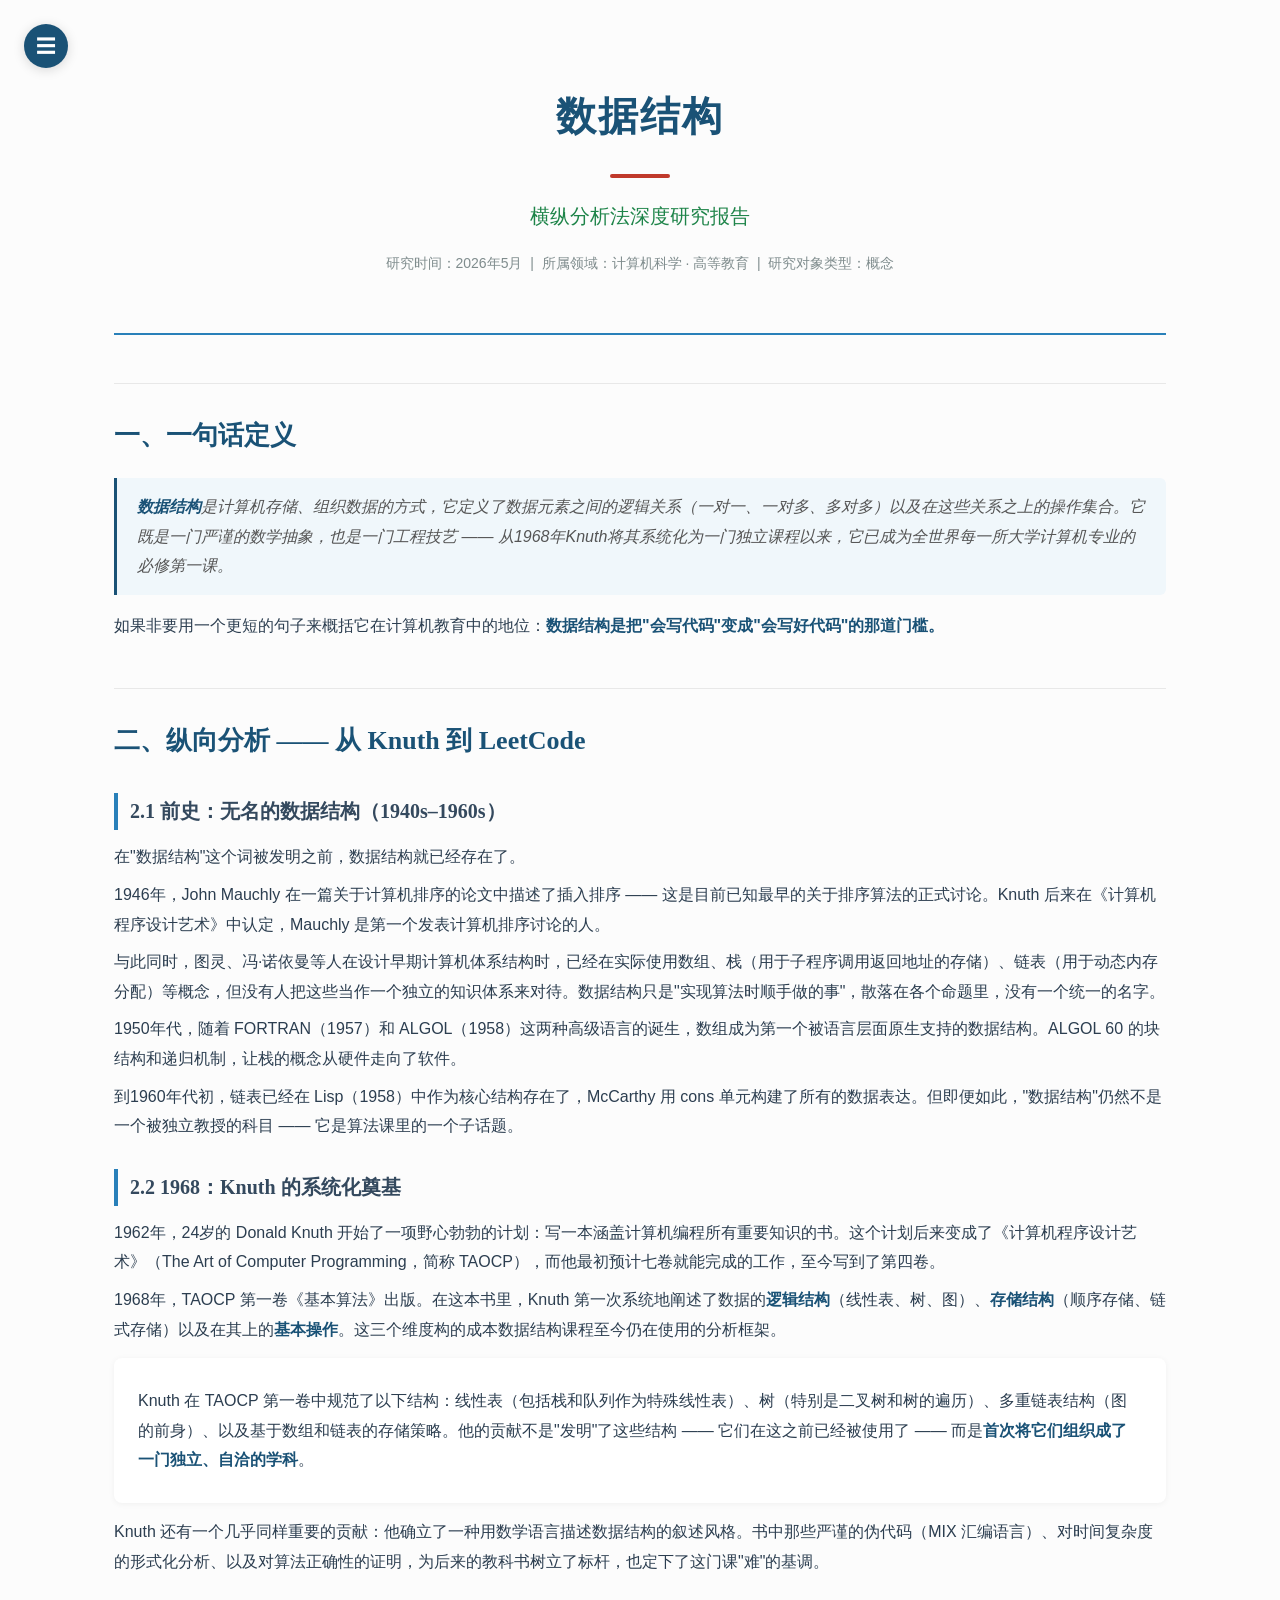
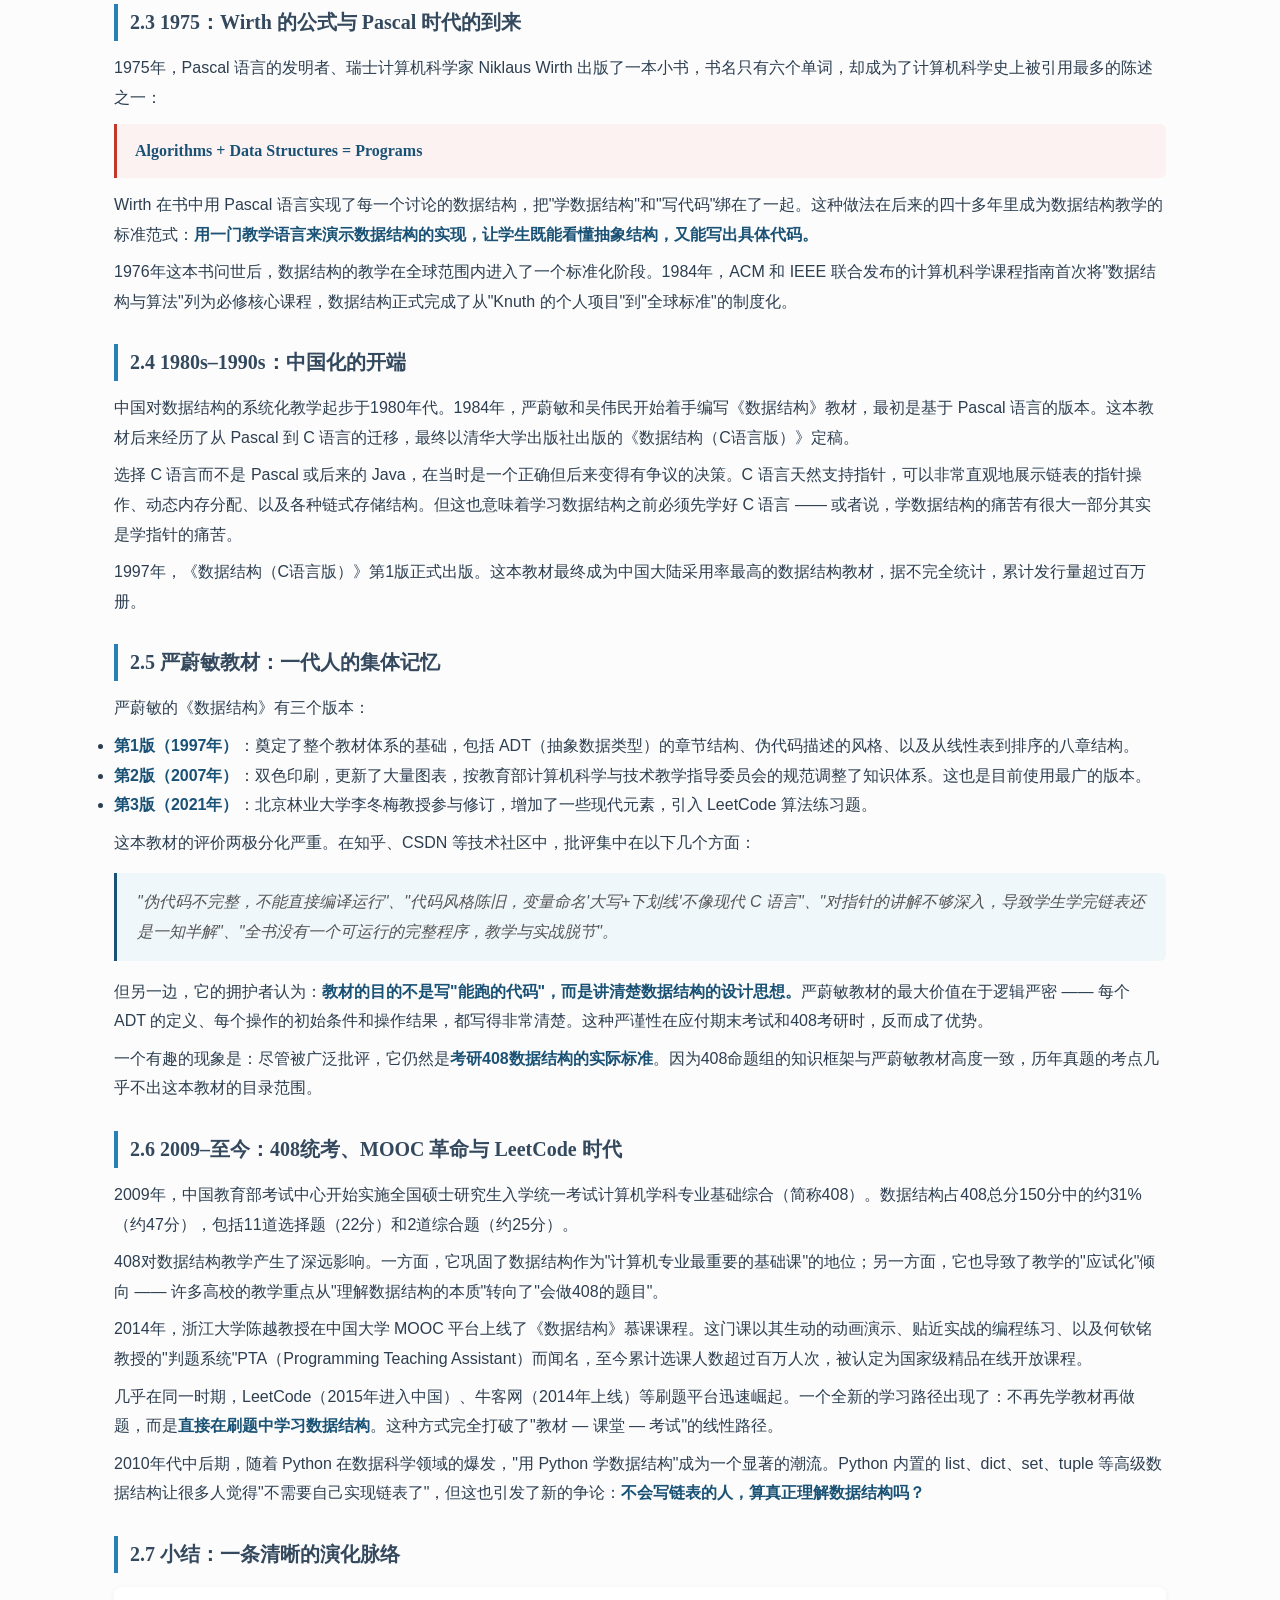
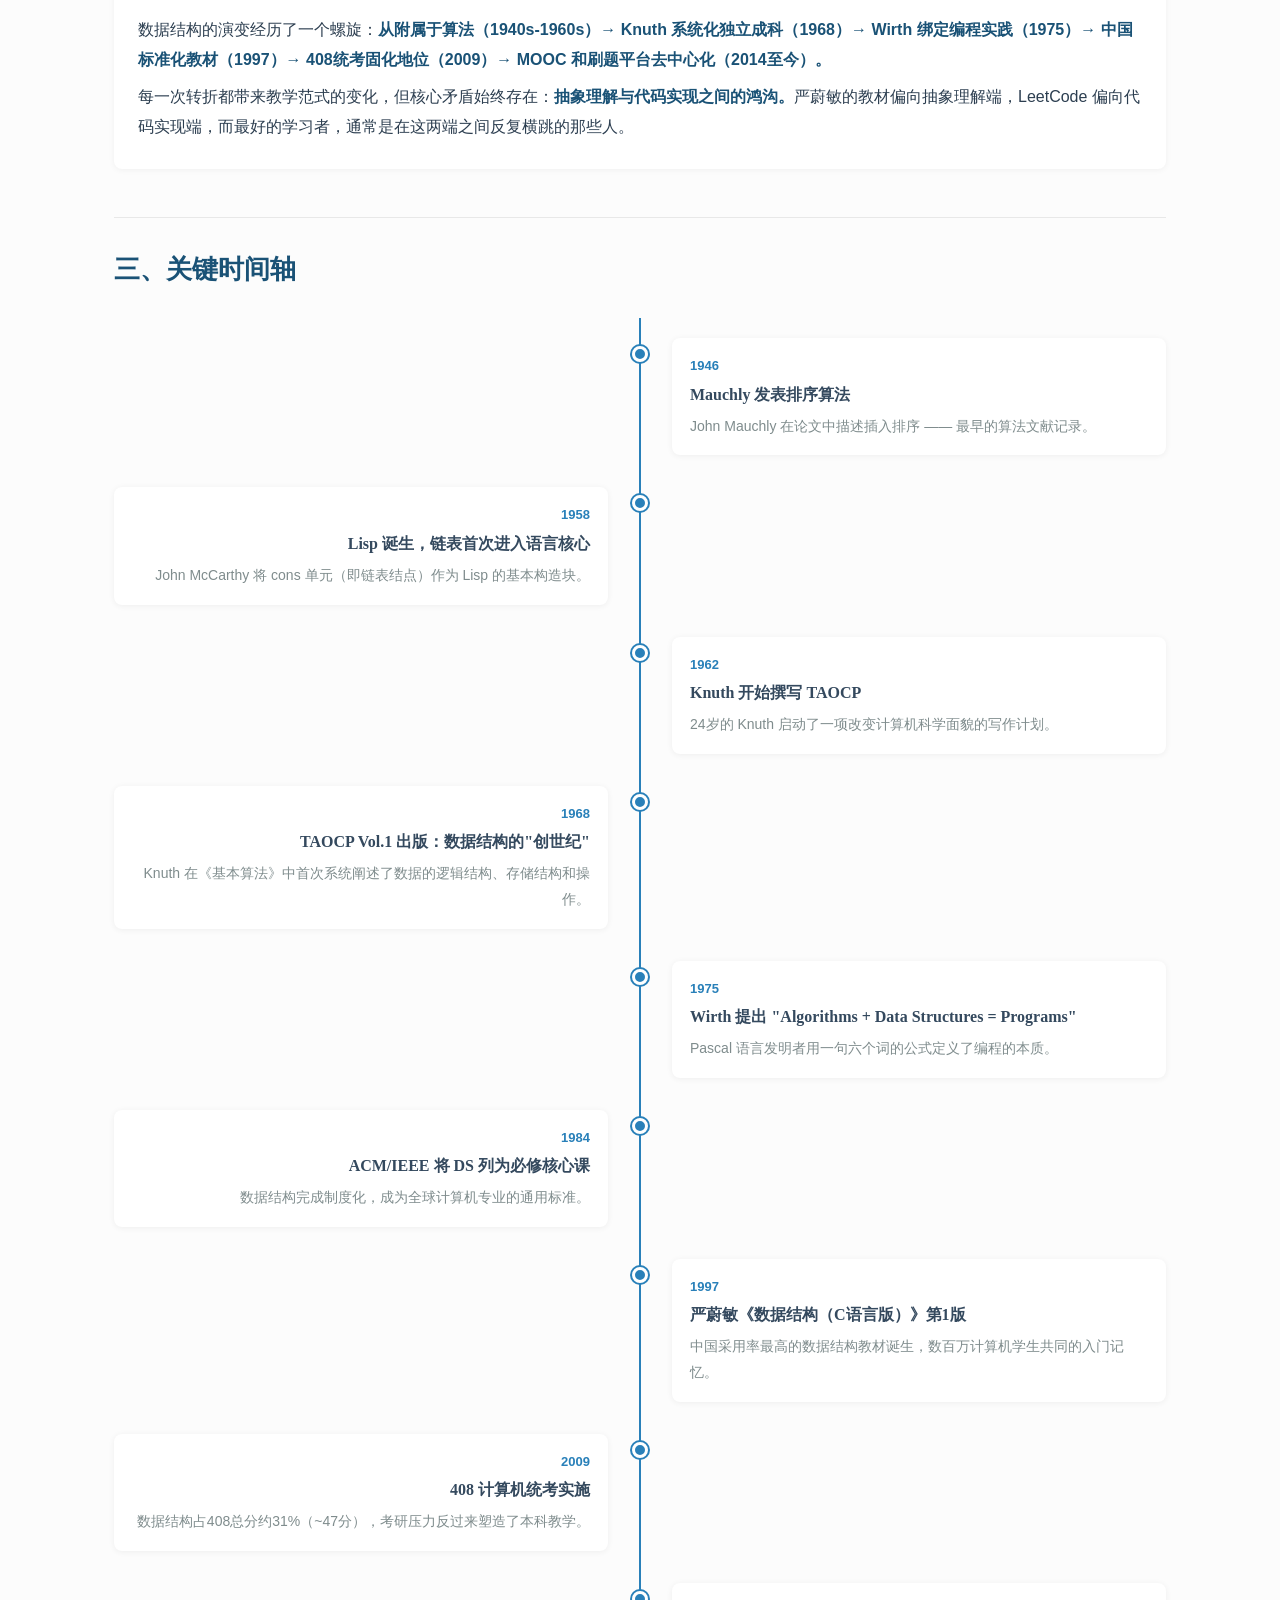
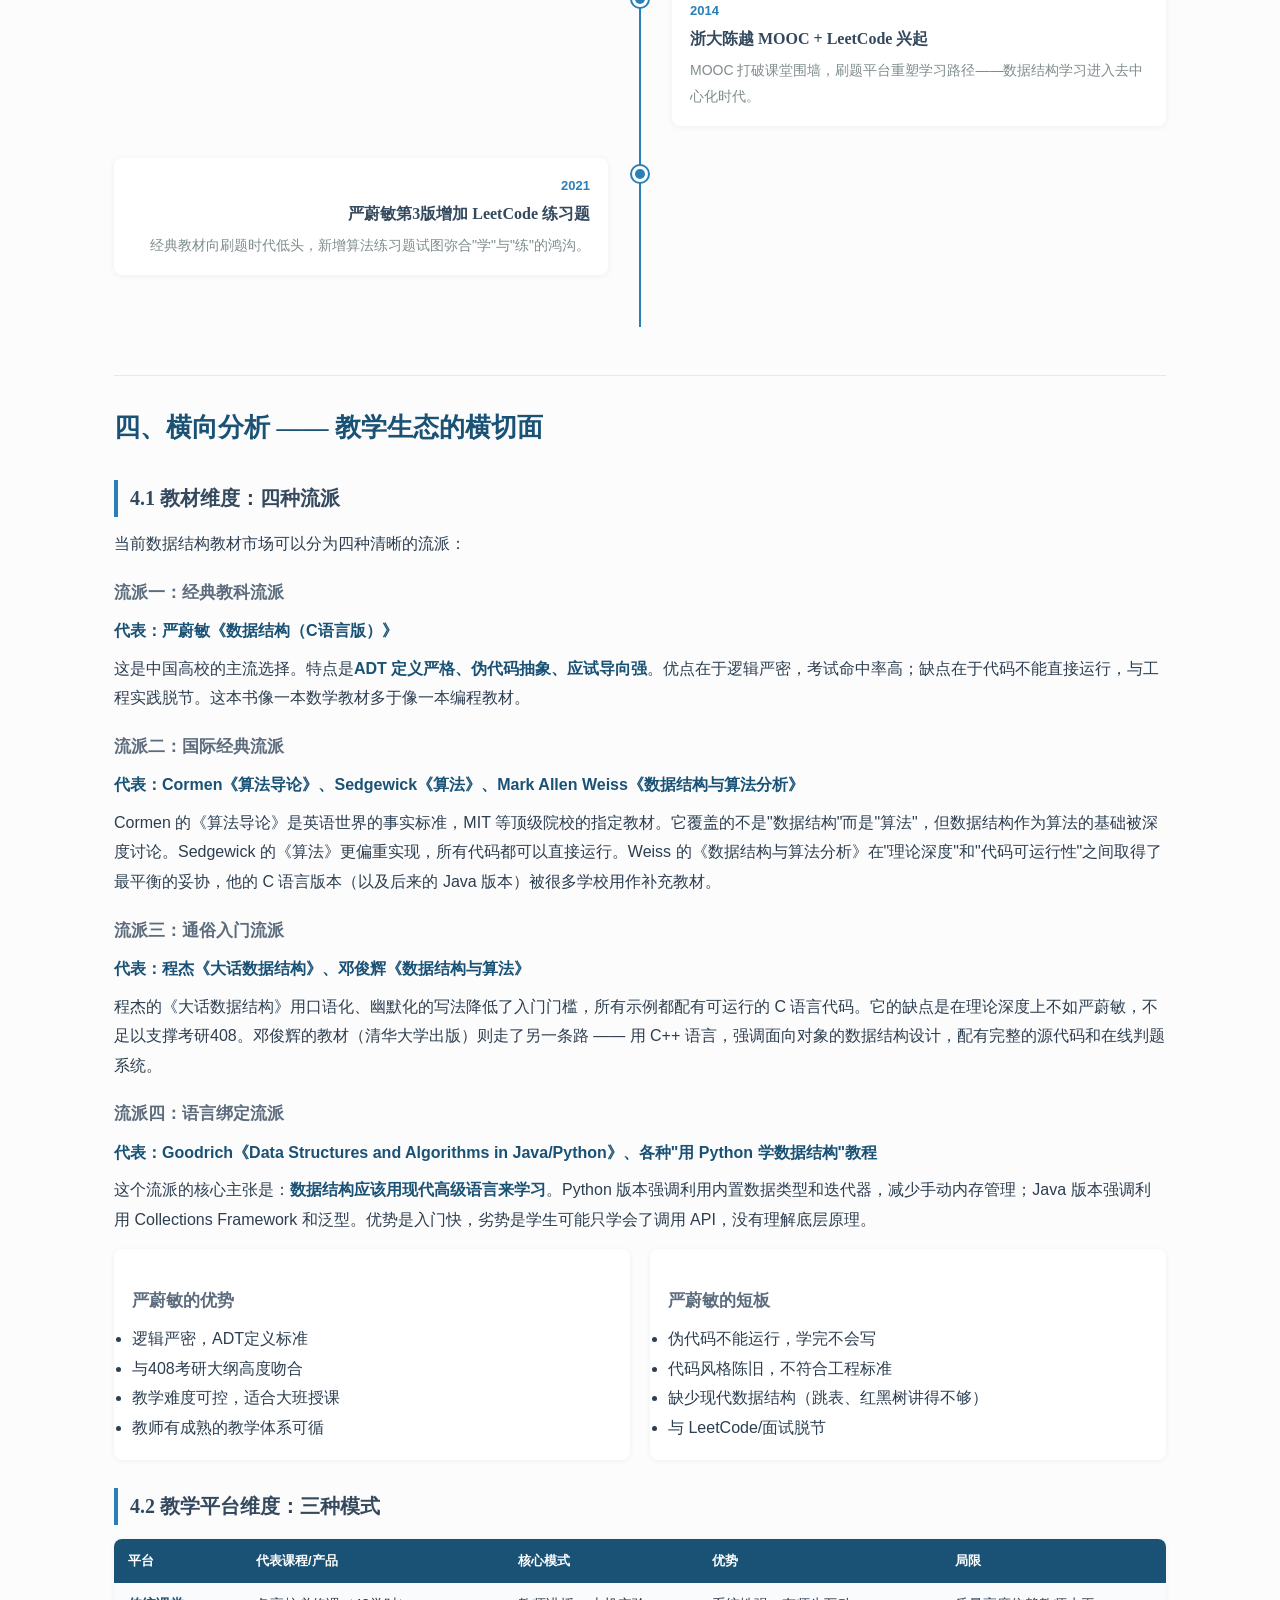
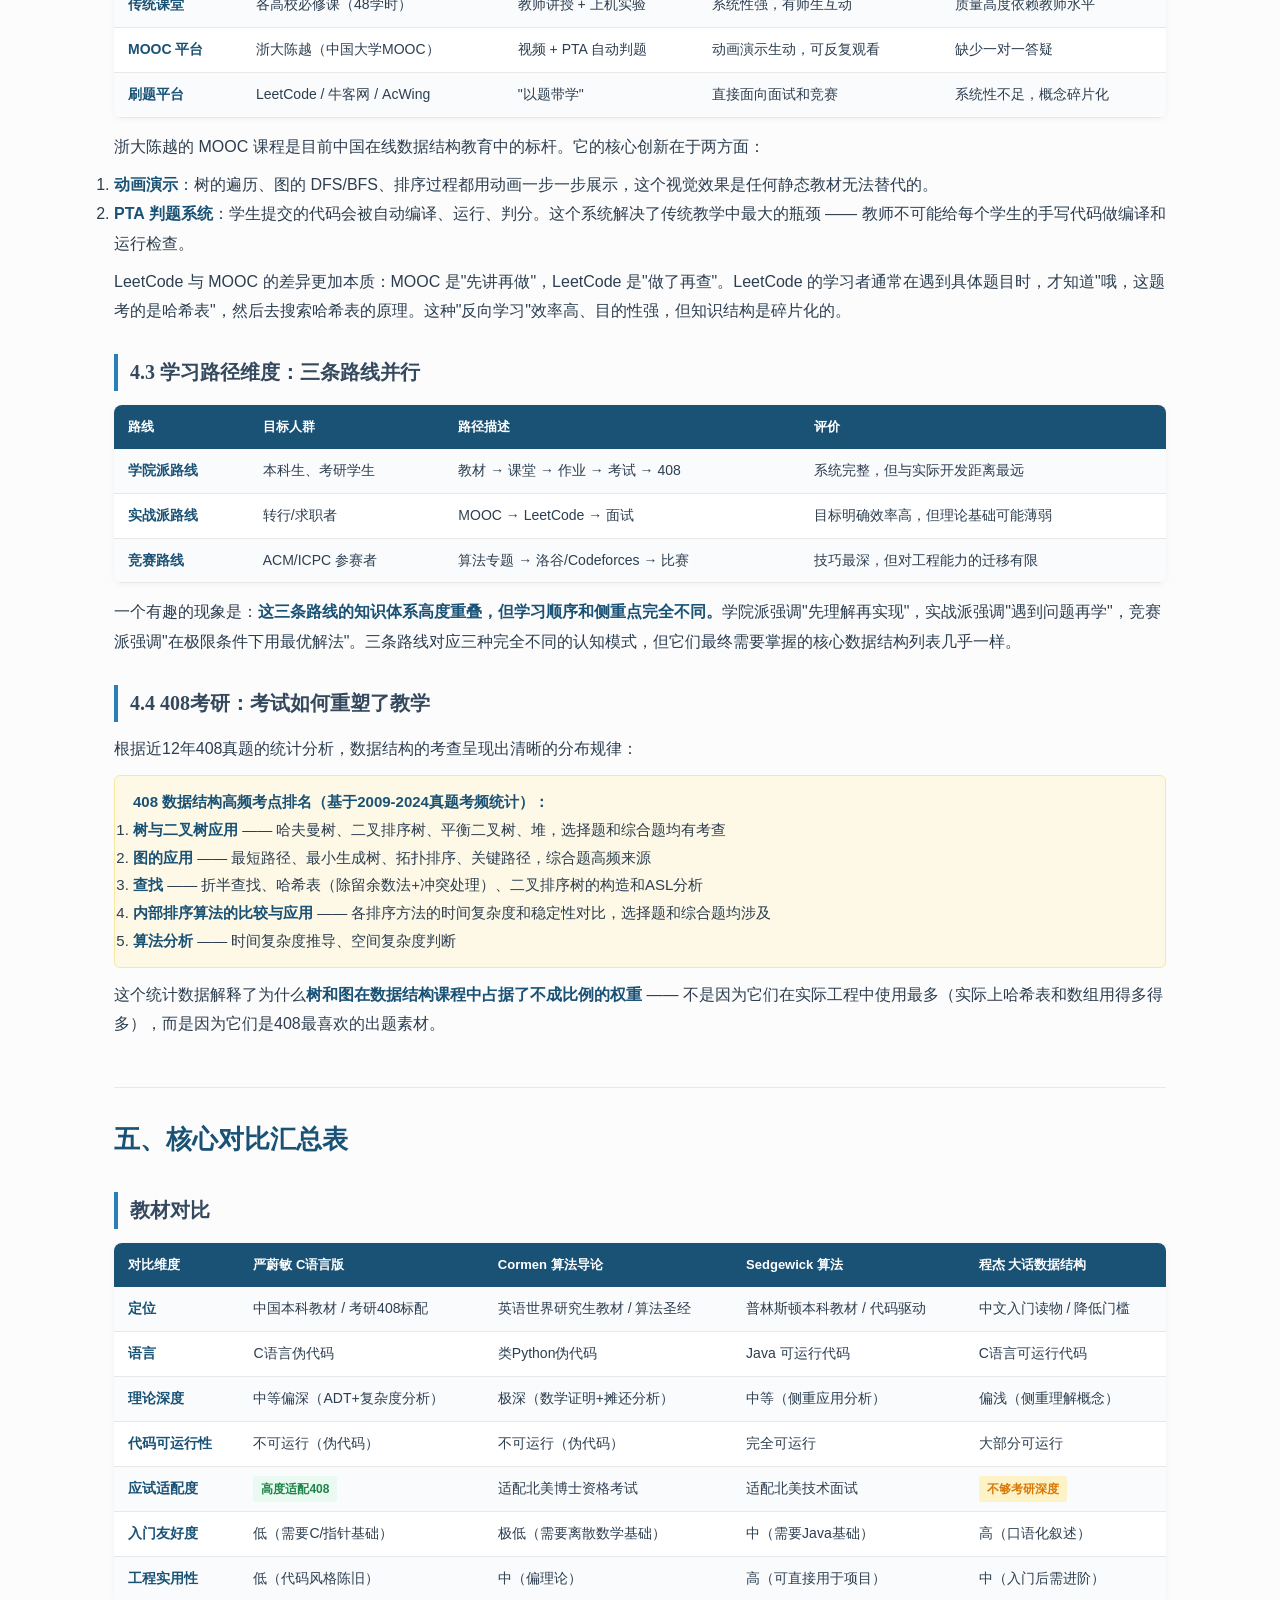
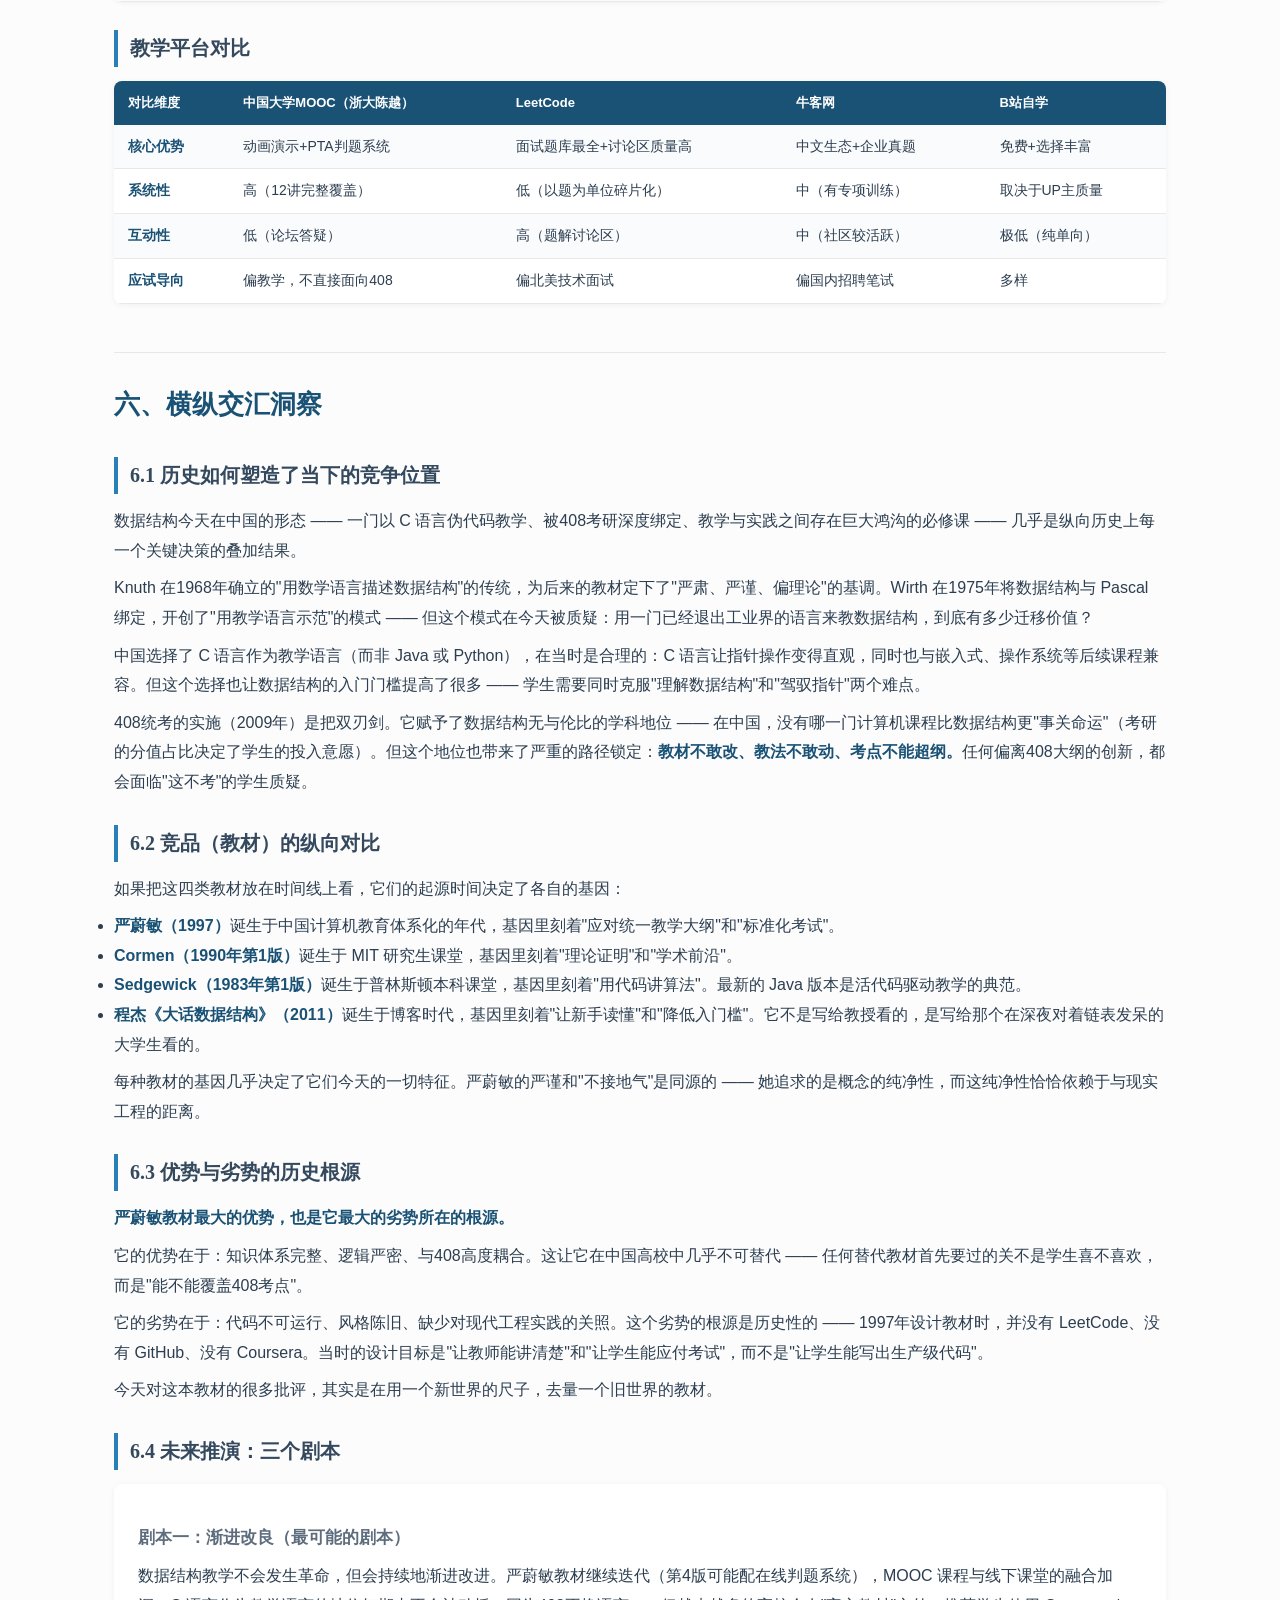
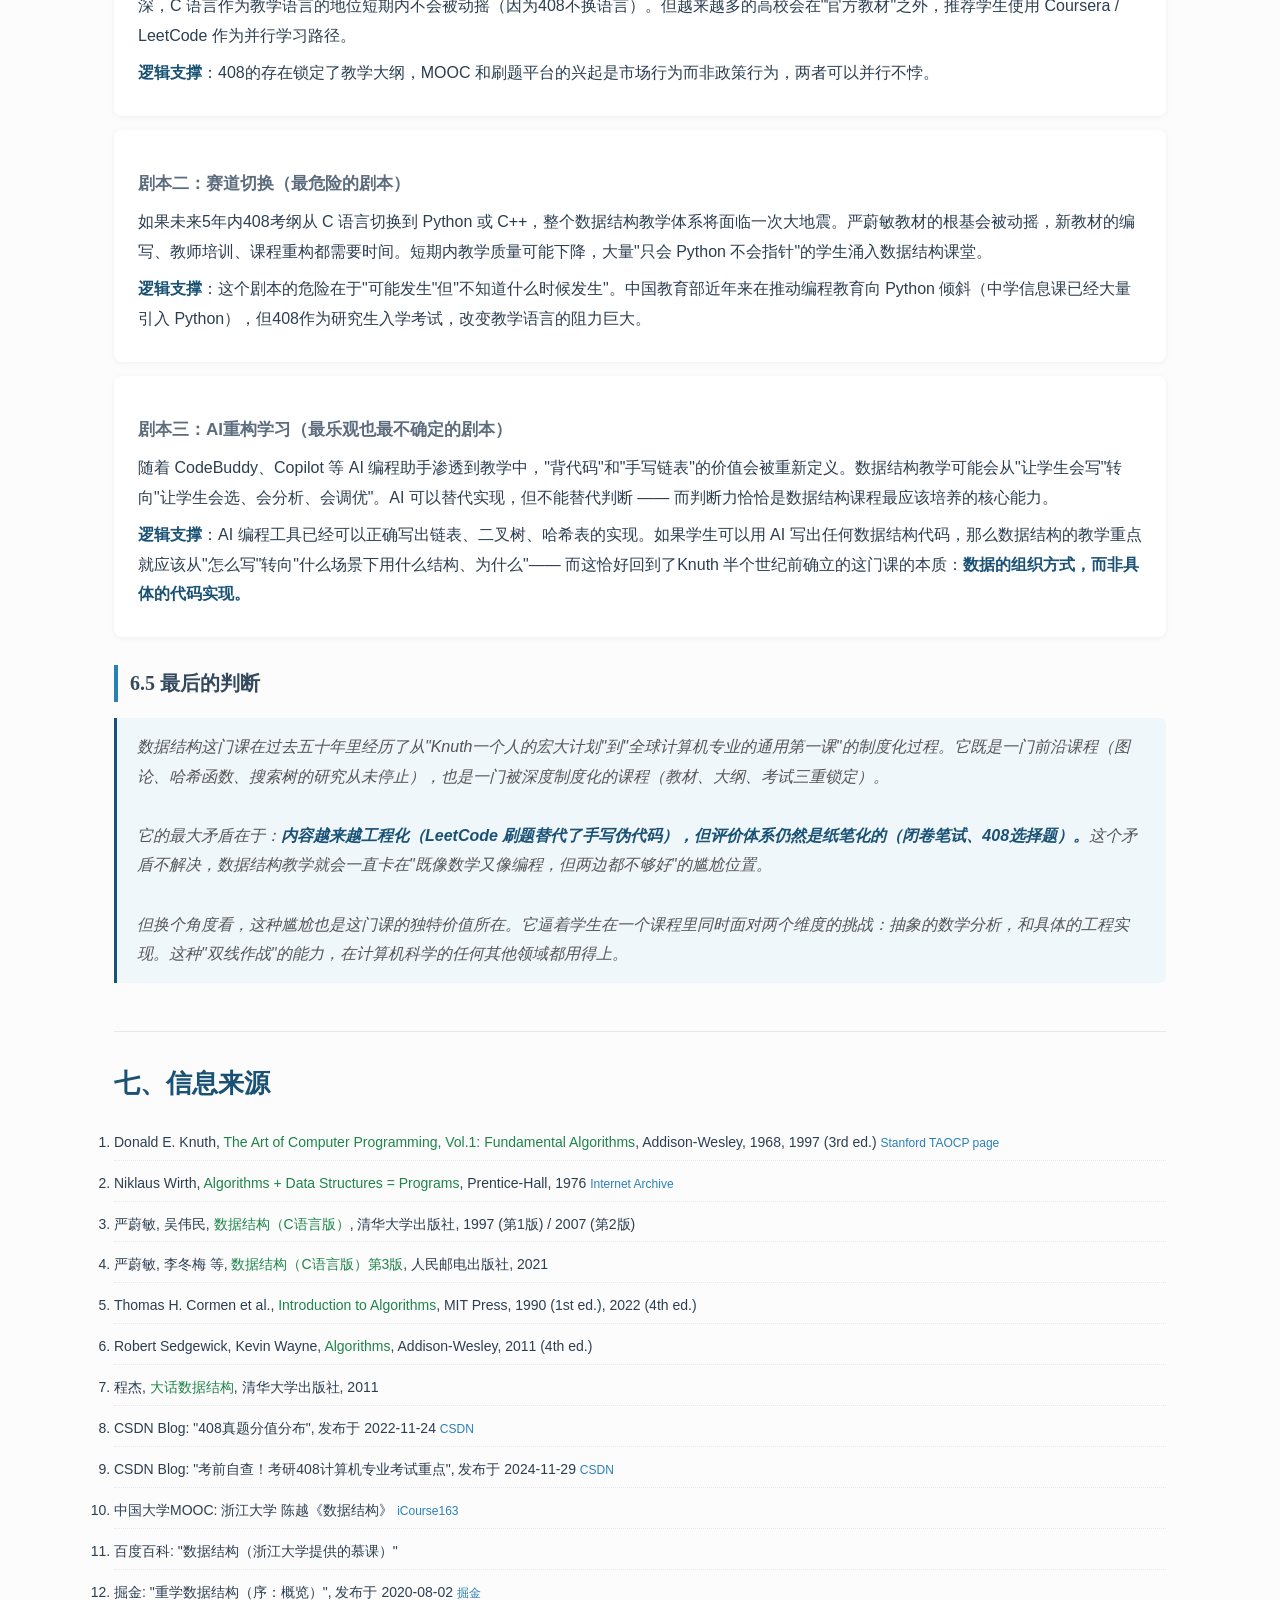
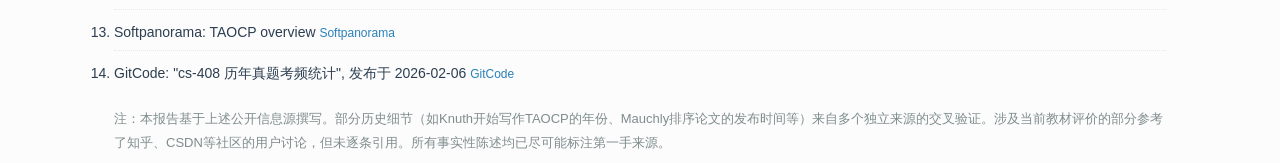
<file: data-struct/index.html>
<!DOCTYPE html>
<html lang="zh-CN">
<head>
<meta charset="UTF-8">
<meta name="viewport" content="width=device-width, initial-scale=1.0">
<title>数据结构 — 横纵分析法深度研究报告</title>
<style>
  :root { --pri: #1a5276; --pri-l: #2980b9; --acc: #c0392b; --acc-l: #fadbd8; --bg: #fcfcfc; --card: #fff; --txt: #2c3e50; --txt2: #7f8c8d; --bor: #e8e8e8; --grn: #1e8449; --grn-bg: #eafaf1; --yel-bg: #fef9e7; }
  * { margin:0; padding:0; box-sizing:border-box; }
  body { font-family: "Styrene B", "StyreneB", Inter, "PingFang SC", "Hiragino Sans GB", "Microsoft YaHei", sans-serif; background: var(--bg); color: var(--txt); line-height: 1.85; font-size: 16px; }
  h1,h2,h3 { font-family: Copernicus, "Tiempos Headline", "Cormorant Garamond", "EB Garamond", Georgia, serif; }
  h2 { font-size: 26px; color: var(--pri); margin: 48px 0 18px; padding-top: 28px; border-top: 1px solid var(--bor); }
  h3 { font-size: 20px; color: #34495e; margin: 28px 0 12px; padding-left: 12px; border-left: 4px solid var(--pri-l); }
  h4 { font-size: 17px; color: #5d6d7e; margin: 18px 0 8px; }
  p { margin: 8px 0; }
  strong { color: var(--pri); }
  em { color: var(--grn); font-style: normal; }

  /* Layout */
  .layout { max-width: 1100px; margin: 0 auto; padding: 0 24px; position: relative; }

  /* TOC button */
  .toc-btn { position: fixed; top: 24px; left: 24px; z-index: 999; width: 44px; height: 44px; border-radius: 22px; background: var(--pri); color: #fff; border: none; cursor: pointer; font-size: 20px; display: flex; align-items: center; justify-content: center; box-shadow: 0 2px 12px rgba(0,0,0,.15); transition: .2s; }
  .toc-btn:hover { background: var(--pri-l); transform: scale(1.05); }
  .toc-panel { position: fixed; top: 76px; left: 24px; z-index: 998; background: #fff; border-radius: 8px; box-shadow: 0 4px 24px rgba(0,0,0,.12); padding: 16px 0; min-width: 220px; max-height: 70vh; overflow-y: auto; display: none; }
  .toc-panel.open { display: block; }
  .toc-panel a { display: block; padding: 8px 24px; color: var(--txt); text-decoration: none; font-size: 14px; transition: .15s; border-left: 3px solid transparent; }
  .toc-panel a:hover, .toc-panel a.active { background: #f0f7fb; color: var(--pri); border-left-color: var(--pri-l); }

  /* Cover */
  .cover { text-align: center; padding: 80px 0 48px; border-bottom: 2px solid var(--pri-l); margin-bottom: 32px; }
  .cover h1 { font-size: 40px; color: var(--pri); letter-spacing: 2px; margin-bottom: 12px; }
  .cover .sub { font-size: 20px; color: var(--grn); margin-bottom: 16px; font-weight: 500; }
  .cover .meta { font-size: 14px; color: var(--txt2); }
  .divider { width: 60px; height: 4px; background: var(--acc); margin: 20px auto; border-radius: 2px; }

  /* Card */
  .card { background: var(--card); border-radius: 8px; box-shadow: 0 1px 6px rgba(0,0,0,.05); padding: 20px 24px; margin: 14px 0; }

  /* Quote */
  blockquote { border-left: 3px solid var(--pri); background: #f0f7fb; padding: 14px 20px; margin: 16px 0; border-radius: 0 6px 6px 0; font-style: italic; color: #555; }
  blockquote strong { color: var(--pri); }

  /* Table */
  .table-wrap { overflow-x: auto; margin: 14px 0; border-radius: 8px; box-shadow: 0 1px 6px rgba(0,0,0,.05); }
  table { width: 100%; border-collapse: collapse; background: #fff; font-size: 14px; }
  th { background: var(--pri); color: #fff; padding: 10px 14px; text-align: left; white-space: nowrap; font-size: 13px; }
  td { padding: 9px 14px; border-bottom: 1px solid var(--bor); vertical-align: top; }
  tr:nth-child(even) td { background: #fafbfc; }
  tr:hover td { background: #f0f7fb; }

  /* Formula */
  .formula { background: #fdf2f2; border-left: 3px solid var(--acc); padding: 12px 18px; margin: 12px 0; border-radius: 0 6px 6px 0; font-family: "Times New Roman", serif; font-size: 16px; }

  /* Timeline */
  .timeline { position: relative; padding: 20px 0; margin: 24px 0; }
  .timeline::before { content: ''; position: absolute; left: 50%; top: 0; bottom: 0; width: 2px; background: var(--pri-l); transform: translateX(-50%); }
  .tl-node { position: relative; margin-bottom: 32px; cursor: pointer; }
  .tl-node:nth-child(odd) .tl-content { margin-left: calc(50% + 32px); }
  .tl-node:nth-child(even) .tl-content { margin-right: calc(50% + 32px); text-align: right; }
  .tl-dot { position: absolute; left: 50%; top: 8px; width: 16px; height: 16px; background: var(--pri-l); border-radius: 50%; transform: translateX(-50%); z-index: 2; border: 3px solid #fff; box-shadow: 0 0 0 2px var(--pri-l); transition: .2s; }
  .tl-node:hover .tl-dot { background: var(--acc); box-shadow: 0 0 0 2px var(--acc); }
  .tl-content { padding: 12px 18px; background: #fff; border-radius: 8px; box-shadow: 0 1px 6px rgba(0,0,0,.06); }
  .tl-date { font-size: 13px; color: var(--pri-l); font-weight: 700; margin-bottom: 4px; }
  .tl-content h3 { margin: 0 0 4px; font-size: 16px; padding: 0; border: none; }
  .tl-summary { font-size: 14px; color: var(--txt2); margin: 4px 0; }
  .tl-detail { display: none; font-size: 14px; color: var(--txt); margin-top: 10px; padding-top: 10px; border-top: 1px solid var(--bor); line-height: 1.75; }
  .tl-node.expanded .tl-detail { display: block; }

  /* Highlight */
  .highlight { background: var(--yel-bg); border: 1px solid #f9e79f; border-radius: 6px; padding: 12px 18px; margin: 12px 0; font-size: 15px; }

  /* Tags */
  .tag { display: inline-block; padding: 2px 8px; border-radius: 3px; font-size: 12px; font-weight: 600; }
  .tg-r { background: var(--acc-l); color: var(--acc); }
  .tg-g { background: var(--grn-bg); color: var(--grn); }
  .tg-b { background: #dbeafe; color: #1d4ed8; }
  .tg-o { background: #fef3c7; color: #d97706; }

  /* Source */
  .source { font-size: 12px; color: var(--txt2); margin-top: 4px; }
  .source a { color: var(--pri-l); text-decoration: none; }
  .source a:hover { text-decoration: underline; }

  /* Two col */
  .two-col { display: grid; grid-template-columns: 1fr 1fr; gap: 20px; margin: 14px 0; }
  .two-col .col { background: #fff; border-radius: 8px; padding: 18px; box-shadow: 0 1px 6px rgba(0,0,0,.05); }

  /* Sources section */
  .sources-list { font-size: 14px; }
  .sources-list li { margin: 6px 0; padding: 4px 0; border-bottom: 1px dotted var(--bor); }
  .sources-list li:last-child { border-bottom: none; }

  @media (max-width: 768px) {
    .cover h1 { font-size: 28px; }
    .toc-btn { top: 12px; left: 12px; width: 38px; height: 38px; }
    .toc-panel { left: 12px; top: 56px; }
    .two-col { grid-template-columns: 1fr; }
    .timeline::before { left: 20px; }
    .tl-node:nth-child(odd) .tl-content, .tl-node:nth-child(even) .tl-content { margin-left: 48px; margin-right: 0; text-align: left; }
    .tl-dot { left: 20px; }
  }
</style>
</head>
<body>

<!-- TOC -->
<button class="toc-btn" onclick="document.querySelector('.toc-panel').classList.toggle('open')" title="目录">☰</button>
<nav class="toc-panel">
  <a href="#cover">封面</a>
  <a href="#s1">一、一句话定义</a>
  <a href="#s2">二、纵向分析 — 从 Knuth 到 LeetCode</a>
  <a href="#s2-1">&nbsp;&nbsp;2.1 前史：无名的数据结构</a>
  <a href="#s2-2">&nbsp;&nbsp;2.2 1968：Knuth 的系统化奠基</a>
  <a href="#s2-3">&nbsp;&nbsp;2.3 1975：Wirth 的公式与 Pascal</a>
  <a href="#s2-4">&nbsp;&nbsp;2.4 1980s–1990s：中国化的开端</a>
  <a href="#s2-5">&nbsp;&nbsp;2.5 严蔚敏教材：一代人的集体记忆</a>
  <a href="#s2-6">&nbsp;&nbsp;2.6 2009–至今：408 与 MOOC 时代</a>
  <a href="#s3">三、关键时间轴</a>
  <a href="#s4">四、横向分析 — 教学生态的横切面</a>
  <a href="#s4-1">&nbsp;&nbsp;4.1 教材维度</a>
  <a href="#s4-2">&nbsp;&nbsp;4.2 教学平台维度</a>
  <a href="#s4-3">&nbsp;&nbsp;4.3 学习路径维度</a>
  <a href="#s5">五、核心对比汇总表</a>
  <a href="#s6">六、横纵交汇洞察</a>
  <a href="#s7">七、信息来源</a>
</nav>

<div class="layout">

<!-- ============ Cover ============ -->
<header class="cover" id="cover">
  <h1>数据结构</h1>
  <div class="divider"></div>
  <p class="sub">横纵分析法深度研究报告</p>
  <p class="meta">研究时间：2026年5月 &nbsp;|&nbsp; 所属领域：计算机科学 · 高等教育 &nbsp;|&nbsp; 研究对象类型：概念</p>
</header>

<!-- ============ S1: Definition ============ -->
<section id="s1">
<h2>一、一句话定义</h2>
<blockquote>
  <strong>数据结构</strong>是计算机存储、组织数据的方式，它定义了数据元素之间的逻辑关系（一对一、一对多、多对多）以及在这些关系之上的操作集合。它既是一门严谨的数学抽象，也是一门工程技艺 —— 从1968年Knuth将其系统化为一门独立课程以来，它已成为全世界每一所大学计算机专业的必修第一课。
</blockquote>
<p>如果非要用一个更短的句子来概括它在计算机教育中的地位：<strong>数据结构是把"会写代码"变成"会写好代码"的那道门槛。</strong></p>
</section>

<!-- ============ S2: Longitudinal ============ -->
<section id="s2">
<h2>二、纵向分析 —— 从 Knuth 到 LeetCode</h2>

<h3 id="s2-1">2.1 前史：无名的数据结构（1940s–1960s）</h3>
<p>在"数据结构"这个词被发明之前，数据结构就已经存在了。</p>
<p>1946年，John Mauchly 在一篇关于计算机排序的论文中描述了插入排序 —— 这是目前已知最早的关于排序算法的正式讨论。Knuth 后来在《计算机程序设计艺术》中认定，Mauchly 是第一个发表计算机排序讨论的人。</p>
<p>与此同时，图灵、冯·诺依曼等人在设计早期计算机体系结构时，已经在实际使用数组、栈（用于子程序调用返回地址的存储）、链表（用于动态内存分配）等概念，但没有人把这些当作一个独立的知识体系来对待。数据结构只是"实现算法时顺手做的事"，散落在各个命题里，没有一个统一的名字。</p>
<p>1950年代，随着 FORTRAN（1957）和 ALGOL（1958）这两种高级语言的诞生，数组成为第一个被语言层面原生支持的数据结构。ALGOL 60 的块结构和递归机制，让栈的概念从硬件走向了软件。</p>
<p>到1960年代初，链表已经在 Lisp（1958）中作为核心结构存在了，McCarthy 用 cons 单元构建了所有的数据表达。但即便如此，"数据结构"仍然不是一个被独立教授的科目 —— 它是算法课里的一个子话题。</p>

<h3 id="s2-2">2.2 1968：Knuth 的系统化奠基</h3>
<p>1962年，24岁的 Donald Knuth 开始了一项野心勃勃的计划：写一本涵盖计算机编程所有重要知识的书。这个计划后来变成了《计算机程序设计艺术》（The Art of Computer Programming，简称 TAOCP），而他最初预计七卷就能完成的工作，至今写到了第四卷。</p>
<p>1968年，TAOCP 第一卷《基本算法》出版。在这本书里，Knuth 第一次系统地阐述了数据的<strong>逻辑结构</strong>（线性表、树、图）、<strong>存储结构</strong>（顺序存储、链式存储）以及在其上的<strong>基本操作</strong>。这三个维度构的成本数据结构课程至今仍在使用的分析框架。</p>
<div class="card">
  <p>Knuth 在 TAOCP 第一卷中规范了以下结构：线性表（包括栈和队列作为特殊线性表）、树（特别是二叉树和树的遍历）、多重链表结构（图的前身）、以及基于数组和链表的存储策略。他的贡献不是"发明"了这些结构 —— 它们在这之前已经被使用了 —— 而是<strong>首次将它们组织成了一门独立、自洽的学科</strong>。</p>
</div>
<p>Knuth 还有一个几乎同样重要的贡献：他确立了一种用数学语言描述数据结构的叙述风格。书中那些严谨的伪代码（MIX 汇编语言）、对时间复杂度的形式化分析、以及对算法正确性的证明，为后来的教科书树立了标杆，也定下了这门课"难"的基调。</p>

<h3 id="s2-3">2.3 1975：Wirth 的公式与 Pascal 时代的到来</h3>
<p>1975年，Pascal 语言的发明者、瑞士计算机科学家 Niklaus Wirth 出版了一本小书，书名只有六个单词，却成为了计算机科学史上被引用最多的陈述之一：</p>
<div class="formula">
  <strong>Algorithms + Data Structures = Programs</strong>
</div>
<p>Wirth 在书中用 Pascal 语言实现了每一个讨论的数据结构，把"学数据结构"和"写代码"绑在了一起。这种做法在后来的四十多年里成为数据结构教学的标准范式：<strong>用一门教学语言来演示数据结构的实现，让学生既能看懂抽象结构，又能写出具体代码。</strong></p>
<p>1976年这本书问世后，数据结构的教学在全球范围内进入了一个标准化阶段。1984年，ACM 和 IEEE 联合发布的计算机科学课程指南首次将"数据结构与算法"列为必修核心课程，数据结构正式完成了从"Knuth 的个人项目"到"全球标准"的制度化。</p>

<h3 id="s2-4">2.4 1980s–1990s：中国化的开端</h3>
<p>中国对数据结构的系统化教学起步于1980年代。1984年，严蔚敏和吴伟民开始着手编写《数据结构》教材，最初是基于 Pascal 语言的版本。这本教材后来经历了从 Pascal 到 C 语言的迁移，最终以清华大学出版社出版的《数据结构（C语言版）》定稿。</p>
<p>选择 C 语言而不是 Pascal 或后来的 Java，在当时是一个正确但后来变得有争议的决策。C 语言天然支持指针，可以非常直观地展示链表的指针操作、动态内存分配、以及各种链式存储结构。但这也意味着学习数据结构之前必须先学好 C 语言 —— 或者说，学数据结构的痛苦有很大一部分其实是学指针的痛苦。</p>
<p>1997年，《数据结构（C语言版）》第1版正式出版。这本教材最终成为中国大陆采用率最高的数据结构教材，据不完全统计，累计发行量超过百万册。</p>

<h3 id="s2-5">2.5 严蔚敏教材：一代人的集体记忆</h3>
<p>严蔚敏的《数据结构》有三个版本：</p>
<ul>
  <li><strong>第1版（1997年）</strong>：奠定了整个教材体系的基础，包括 ADT（抽象数据类型）的章节结构、伪代码描述的风格、以及从线性表到排序的八章结构。</li>
  <li><strong>第2版（2007年）</strong>：双色印刷，更新了大量图表，按教育部计算机科学与技术教学指导委员会的规范调整了知识体系。这也是目前使用最广的版本。</li>
  <li><strong>第3版（2021年）</strong>：北京林业大学李冬梅教授参与修订，增加了一些现代元素，引入 LeetCode 算法练习题。</li>
</ul>
<p>这本教材的评价两极分化严重。在知乎、CSDN 等技术社区中，批评集中在以下几个方面：</p>
<blockquote>
  "伪代码不完整，不能直接编译运行"、"代码风格陈旧，变量命名'大写+下划线'不像现代 C 语言"、"对指针的讲解不够深入，导致学生学完链表还是一知半解"、"全书没有一个可运行的完整程序，教学与实战脱节"。
</blockquote>
<p>但另一边，它的拥护者认为：<strong>教材的目的不是写"能跑的代码"，而是讲清楚数据结构的设计思想。</strong>严蔚敏教材的最大价值在于逻辑严密 —— 每个 ADT 的定义、每个操作的初始条件和操作结果，都写得非常清楚。这种严谨性在应付期末考试和408考研时，反而成了优势。</p>
<p>一个有趣的现象是：尽管被广泛批评，它仍然是<strong>考研408数据结构的实际标准</strong>。因为408命题组的知识框架与严蔚敏教材高度一致，历年真题的考点几乎不出这本教材的目录范围。</p>

<h3 id="s2-6">2.6 2009–至今：408统考、MOOC 革命与 LeetCode 时代</h3>
<p>2009年，中国教育部考试中心开始实施全国硕士研究生入学统一考试计算机学科专业基础综合（简称408）。数据结构占408总分150分中的约31%（约47分），包括11道选择题（22分）和2道综合题（约25分）。</p>
<p>408对数据结构教学产生了深远影响。一方面，它巩固了数据结构作为"计算机专业最重要的基础课"的地位；另一方面，它也导致了教学的"应试化"倾向 —— 许多高校的教学重点从"理解数据结构的本质"转向了"会做408的题目"。</p>
<p>2014年，浙江大学陈越教授在中国大学 MOOC 平台上线了《数据结构》慕课课程。这门课以其生动的动画演示、贴近实战的编程练习、以及何钦铭教授的"判题系统"PTA（Programming Teaching Assistant）而闻名，至今累计选课人数超过百万人次，被认定为国家级精品在线开放课程。</p>
<p>几乎在同一时期，LeetCode（2015年进入中国）、牛客网（2014年上线）等刷题平台迅速崛起。一个全新的学习路径出现了：不再先学教材再做题，而是<strong>直接在刷题中学习数据结构</strong>。这种方式完全打破了"教材 — 课堂 — 考试"的线性路径。</p>
<p>2010年代中后期，随着 Python 在数据科学领域的爆发，"用 Python 学数据结构"成为一个显著的潮流。Python 内置的 list、dict、set、tuple 等高级数据结构让很多人觉得"不需要自己实现链表了"，但这也引发了新的争论：<strong>不会写链表的人，算真正理解数据结构吗？</strong></p>

<h3>2.7 小结：一条清晰的演化脉络</h3>
<div class="card">
  <p>数据结构的演变经历了一个螺旋：<strong>从附属于算法（1940s-1960s）→ Knuth 系统化独立成科（1968）→ Wirth 绑定编程实践（1975）→ 中国标准化教材（1997）→ 408统考固化地位（2009）→ MOOC 和刷题平台去中心化（2014至今）。</strong></p>
  <p>每一次转折都带来教学范式的变化，但核心矛盾始终存在：<strong>抽象理解与代码实现之间的鸿沟。</strong>严蔚敏的教材偏向抽象理解端，LeetCode 偏向代码实现端，而最好的学习者，通常是在这两端之间反复横跳的那些人。</p>
</div>
</section>

<!-- ============ S3: Timeline ============ -->
<section id="s3">
<h2>三、关键时间轴</h2>
<div class="timeline">

  <div class="tl-node" onclick="this.classList.toggle('expanded')">
    <div class="tl-dot"></div>
    <div class="tl-content">
      <span class="tl-date">1946</span>
      <h3>Mauchly 发表排序算法</h3>
      <p class="tl-summary">John Mauchly 在论文中描述插入排序 —— 最早的算法文献记录。</p>
      <div class="tl-detail"><p>虽然没有"数据结构"这个术语，但排序必然涉及数据的组织方式（数组）。这篇论文被 Knuth 认定为计算机排序讨论的起点。当时的主要计算设备是 ENIAC，编程用的是插线板——还谈不上"数据结构的系统研究"。</p></div>
    </div>
  </div>

  <div class="tl-node" onclick="this.classList.toggle('expanded')">
    <div class="tl-dot"></div>
    <div class="tl-content">
      <span class="tl-date">1958</span>
      <h3>Lisp 诞生，链表首次进入语言核心</h3>
      <p class="tl-summary">John McCarthy 将 cons 单元（即链表结点）作为 Lisp 的基本构造块。</p>
      <div class="tl-detail"><p>Lisp 用 cons 单元构建了列表和树，是第一个把链表作为"一等公民"的编程语言。同时期 ALGOL 60 引入了递归和块结构，为栈从硬件概念走向软件概念铺平了道路。这两个语言分别在数据结构的不同维度上做了开创性工作。</p></div>
    </div>
  </div>

  <div class="tl-node" onclick="this.classList.toggle('expanded')">
    <div class="tl-dot"></div>
    <div class="tl-content">
      <span class="tl-date">1962</span>
      <h3>Knuth 开始撰写 TAOCP</h3>
      <p class="tl-summary">24岁的 Knuth 启动了一项改变计算机科学面貌的写作计划。</p>
      <div class="tl-detail"><p>最初计划写七卷，涵盖计算机编程的所有重要主题。这个计划的宏大程度在今天看来仍然是不可思议的——一个人要写一本"关于编程的百科全书"。五十多年过去了，第四卷还在陆续出版中。但前几卷已经足以奠定数据结构的学科地位。</p></div>
    </div>
  </div>

  <div class="tl-node" onclick="this.classList.toggle('expanded')">
    <div class="tl-dot"></div>
    <div class="tl-content">
      <span class="tl-date">1968</span>
      <h3>TAOCP Vol.1 出版：数据结构的"创世纪"</h3>
      <p class="tl-summary">Knuth 在《基本算法》中首次系统阐述了数据的逻辑结构、存储结构和操作。</p>
      <div class="tl-detail"><p>这本书的出版标志着数据结构正式成为一门独立学科。Knuth 奠定了用数学语言描述数据结构的范式，包括伪代码（MIX汇编）描述、时间复杂度分析、算法正确性证明。这套方法论影响了此后所有数据结构教科书。</p></div>
    </div>
  </div>

  <div class="tl-node" onclick="this.classList.toggle('expanded')">
    <div class="tl-dot"></div>
    <div class="tl-content">
      <span class="tl-date">1975</span>
      <h3>Wirth 提出 "Algorithms + Data Structures = Programs"</h3>
      <p class="tl-summary">Pascal 语言发明者用一句六个词的公式定义了编程的本质。</p>
      <div class="tl-detail"><p>Wirth 的这本书用 Pascal 语言实现了每一个讨论的数据结构，开创了"用一门教学语言配套数据结构教材"的范式。这个公式至今仍然是计算机科学教材中最常被引用的一句话。它同时确立了一个核心信念：数据结构不是理论课，而是编程课的一部分。</p></div>
    </div>
  </div>

  <div class="tl-node" onclick="this.classList.toggle('expanded')">
    <div class="tl-dot"></div>
    <div class="tl-content">
      <span class="tl-date">1984</span>
      <h3>ACM/IEEE 将 DS 列为必修核心课</h3>
      <p class="tl-summary">数据结构完成制度化，成为全球计算机专业的通用标准。</p>
      <div class="tl-detail"><p>ACM和IEEE联合发布的《计算机科学课程指南》首次将"数据结构与算法"列为计算机科学本科教育的必修核心课程。这意味着任何一个经过认证的计算机科学学位项目，都必须包含一门完整的数据结构课程。数据结构的全球标准化由此完成。</p></div>
    </div>
  </div>

  <div class="tl-node" onclick="this.classList.toggle('expanded')">
    <div class="tl-dot"></div>
    <div class="tl-content">
      <span class="tl-date">1997</span>
      <h3>严蔚敏《数据结构（C语言版）》第1版</h3>
      <p class="tl-summary">中国采用率最高的数据结构教材诞生，数百万计算机学生共同的入门记忆。</p>
      <div class="tl-detail"><p>从Pascal版转向C语言版的决策被证明是历史性的——C语言与指针的天然结合让链表等结构的教学直观性大幅提升，但也让"学指针"与"学数据结构"的痛苦叠加。这一版本的八章结构（绪论→线性表→栈队列→串/数组/广义表→树→图→查找→排序）成为中国数据结构课程的事实标准。</p></div>
    </div>
  </div>

  <div class="tl-node" onclick="this.classList.toggle('expanded')">
    <div class="tl-dot"></div>
    <div class="tl-content">
      <span class="tl-date">2009</span>
      <h3>408 计算机统考实施</h3>
      <p class="tl-summary">数据结构占408总分约31%（~47分），考研压力反过来塑造了本科教学。</p>
      <div class="tl-detail"><p>408统考覆盖数据结构、组成原理、操作系统、计算机网络四门课。数据结构以11道选择题（22分）+2道综合题（约25分）的体量，成为第二大分值科目。高频考点集中在树与二叉树应用、图算法、排序比较、查找算法四大板块。统考的标准化同时带来了教学的应试化——许多学校的数据结构课程从"培养学生编程思维"变成了"帮助学生过408"。</p></div>
    </div>
  </div>

  <div class="tl-node" onclick="this.classList.toggle('expanded')">
    <div class="tl-dot"></div>
    <div class="tl-content">
      <span class="tl-date">2014</span>
      <h3>浙大陈越 MOOC + LeetCode 兴起</h3>
      <p class="tl-summary">MOOC 打破课堂围墙，刷题平台重塑学习路径——数据结构学习进入去中心化时代。</p>
      <div class="tl-detail"><p>浙大陈越的MOOC课程以动画演示和PTA判题系统改变了数据结构的教学体验，累计选课人数超过百万。同期LeetCode、牛客网等平台让"学习数据结构"与"准备面试"之间的界限变得模糊。一个全新的学习路径诞生了：直接通过做题来理解数据结构，而不是先看书再做题。这个路径在效率上可能有优势，但深度是否足够，至今仍有争论。</p></div>
    </div>
  </div>

  <div class="tl-node" onclick="this.classList.toggle('expanded')">
    <div class="tl-dot"></div>
    <div class="tl-content">
      <span class="tl-date">2021</span>
      <h3>严蔚敏第3版增加 LeetCode 练习题</h3>
      <p class="tl-summary">经典教材向刷题时代低头，新增算法练习题试图弥合"学"与"练"的鸿沟。</p>
      <div class="tl-detail"><p>第3版由北京林业大学李冬梅参与修订，首次引入LeetCode算法练习题。这个细节本身就说明了很多问题——连最传统的教材也不得不承认，"做题"已经成为学习数据结构不可绕过的一环。但新增的练习与传统伪代码之间的风格差异，也进一步凸显了教材面临的身份危机：到底是继续做一本"数学教材"，还是转型为一本"编程教材"？</p></div>
    </div>
  </div>

</div>
</section>

<!-- ============ S4: Cross-sectional ============ -->
<section id="s4">
<h2>四、横向分析 —— 教学生态的横切面</h2>

<h3 id="s4-1">4.1 教材维度：四种流派</h3>
<p>当前数据结构教材市场可以分为四种清晰的流派：</p>

<h4>流派一：经典教科流派</h4>
<p><strong>代表：严蔚敏《数据结构（C语言版）》</strong></p>
<p>这是中国高校的主流选择。特点是<strong>ADT 定义严格、伪代码抽象、应试导向强</strong>。优点在于逻辑严密，考试命中率高；缺点在于代码不能直接运行，与工程实践脱节。这本书像一本数学教材多于像一本编程教材。</p>

<h4>流派二：国际经典流派</h4>
<p><strong>代表：Cormen《算法导论》、Sedgewick《算法》、Mark Allen Weiss《数据结构与算法分析》</strong></p>
<p>Cormen 的《算法导论》是英语世界的事实标准，MIT 等顶级院校的指定教材。它覆盖的不是"数据结构"而是"算法"，但数据结构作为算法的基础被深度讨论。Sedgewick 的《算法》更偏重实现，所有代码都可以直接运行。Weiss 的《数据结构与算法分析》在"理论深度"和"代码可运行性"之间取得了最平衡的妥协，他的 C 语言版本（以及后来的 Java 版本）被很多学校用作补充教材。</p>

<h4>流派三：通俗入门流派</h4>
<p><strong>代表：程杰《大话数据结构》、邓俊辉《数据结构与算法》</strong></p>
<p>程杰的《大话数据结构》用口语化、幽默化的写法降低了入门门槛，所有示例都配有可运行的 C 语言代码。它的缺点是在理论深度上不如严蔚敏，不足以支撑考研408。邓俊辉的教材（清华大学出版）则走了另一条路 —— 用 C++ 语言，强调面向对象的数据结构设计，配有完整的源代码和在线判题系统。</p>

<h4>流派四：语言绑定流派</h4>
<p><strong>代表：Goodrich《Data Structures and Algorithms in Java/Python》、各种"用 Python 学数据结构"教程</strong></p>
<p>这个流派的核心主张是：<strong>数据结构应该用现代高级语言来学习</strong>。Python 版本强调利用内置数据类型和迭代器，减少手动内存管理；Java 版本强调利用 Collections Framework 和泛型。优势是入门快，劣势是学生可能只学会了调用 API，没有理解底层原理。</p>

<div class="two-col">
  <div class="col">
    <h4>严蔚敏的优势</h4>
    <ul>
      <li>逻辑严密，ADT定义标准</li>
      <li>与408考研大纲高度吻合</li>
      <li>教学难度可控，适合大班授课</li>
      <li>教师有成熟的教学体系可循</li>
    </ul>
  </div>
  <div class="col">
    <h4>严蔚敏的短板</h4>
    <ul>
      <li>伪代码不能运行，学完不会写</li>
      <li>代码风格陈旧，不符合工程标准</li>
      <li>缺少现代数据结构（跳表、红黑树讲得不够）</li>
      <li>与 LeetCode/面试脱节</li>
    </ul>
  </div>
</div>

<h3 id="s4-2">4.2 教学平台维度：三种模式</h3>

<div class="table-wrap">
<table>
  <tr><th>平台</th><th>代表课程/产品</th><th>核心模式</th><th>优势</th><th>局限</th></tr>
  <tr>
    <td><strong>传统课堂</strong></td>
    <td>各高校必修课（48学时）</td>
    <td>教师讲授 + 上机实验</td>
    <td>系统性强，有师生互动</td>
    <td>质量高度依赖教师水平</td>
  </tr>
  <tr>
    <td><strong>MOOC 平台</strong></td>
    <td>浙大陈越（中国大学MOOC）</td>
    <td>视频 + PTA 自动判题</td>
    <td>动画演示生动，可反复观看</td>
    <td>缺少一对一答疑</td>
  </tr>
  <tr>
    <td><strong>刷题平台</strong></td>
    <td>LeetCode / 牛客网 / AcWing</td>
    <td>"以题带学"</td>
    <td>直接面向面试和竞赛</td>
    <td>系统性不足，概念碎片化</td>
  </tr>
</table>
</div>

<p>浙大陈越的 MOOC 课程是目前中国在线数据结构教育中的标杆。它的核心创新在于两方面：</p>
<ol>
  <li><strong>动画演示</strong>：树的遍历、图的 DFS/BFS、排序过程都用动画一步一步展示，这个视觉效果是任何静态教材无法替代的。</li>
  <li><strong>PTA 判题系统</strong>：学生提交的代码会被自动编译、运行、判分。这个系统解决了传统教学中最大的瓶颈 —— 教师不可能给每个学生的手写代码做编译和运行检查。</li>
</ol>

<p>LeetCode 与 MOOC 的差异更加本质：MOOC 是"先讲再做"，LeetCode 是"做了再查"。LeetCode 的学习者通常在遇到具体题目时，才知道"哦，这题考的是哈希表"，然后去搜索哈希表的原理。这种"反向学习"效率高、目的性强，但知识结构是碎片化的。</p>

<h3 id="s4-3">4.3 学习路径维度：三条路线并行</h3>

<div class="table-wrap">
<table>
  <tr><th>路线</th><th>目标人群</th><th>路径描述</th><th>评价</th></tr>
  <tr>
    <td><strong>学院派路线</strong></td>
    <td>本科生、考研学生</td>
    <td>教材 → 课堂 → 作业 → 考试 → 408</td>
    <td>系统完整，但与实际开发距离最远</td>
  </tr>
  <tr>
    <td><strong>实战派路线</strong></td>
    <td>转行/求职者</td>
    <td>MOOC → LeetCode → 面试</td>
    <td>目标明确效率高，但理论基础可能薄弱</td>
  </tr>
  <tr>
    <td><strong>竞赛路线</strong></td>
    <td>ACM/ICPC 参赛者</td>
    <td>算法专题 → 洛谷/Codeforces → 比赛</td>
    <td>技巧最深，但对工程能力的迁移有限</td>
  </tr>
</table>
</div>

<p>一个有趣的现象是：<strong>这三条路线的知识体系高度重叠，但学习顺序和侧重点完全不同。</strong>学院派强调"先理解再实现"，实战派强调"遇到问题再学"，竞赛派强调"在极限条件下用最优解法"。三条路线对应三种完全不同的认知模式，但它们最终需要掌握的核心数据结构列表几乎一样。</p>

<h3>4.4 408考研：考试如何重塑了教学</h3>
<p>根据近12年408真题的统计分析，数据结构的考查呈现出清晰的分布规律：</p>
<div class="highlight">
  <strong>408 数据结构高频考点排名（基于2009-2024真题考频统计）：</strong>
  <ol>
    <li><strong>树与二叉树应用</strong> —— 哈夫曼树、二叉排序树、平衡二叉树、堆，选择题和综合题均有考查</li>
    <li><strong>图的应用</strong> —— 最短路径、最小生成树、拓扑排序、关键路径，综合题高频来源</li>
    <li><strong>查找</strong> —— 折半查找、哈希表（除留余数法+冲突处理）、二叉排序树的构造和ASL分析</li>
    <li><strong>内部排序算法的比较与应用</strong> —— 各排序方法的时间复杂度和稳定性对比，选择题和综合题均涉及</li>
    <li><strong>算法分析</strong> —— 时间复杂度推导、空间复杂度判断</li>
  </ol>
</div>
<p>这个统计数据解释了为什么<strong>树和图在数据结构课程中占据了不成比例的权重</strong> —— 不是因为它们在实际工程中使用最多（实际上哈希表和数组用得多得多），而是因为它们是408最喜欢的出题素材。</p>
</section>

<!-- ============ S5: Comparison Table ============ -->
<section id="s5">
<h2>五、核心对比汇总表</h2>

<h3>教材对比</h3>
<div class="table-wrap">
<table>
  <tr><th>对比维度</th><th>严蔚敏 C语言版</th><th>Cormen 算法导论</th><th>Sedgewick 算法</th><th>程杰 大话数据结构</th></tr>
  <tr>
    <td><strong>定位</strong></td>
    <td>中国本科教材 / 考研408标配</td>
    <td>英语世界研究生教材 / 算法圣经</td>
    <td>普林斯顿本科教材 / 代码驱动</td>
    <td>中文入门读物 / 降低门槛</td>
  </tr>
  <tr>
    <td><strong>语言</strong></td>
    <td>C语言伪代码</td>
    <td>类Python伪代码</td>
    <td>Java 可运行代码</td>
    <td>C语言可运行代码</td>
  </tr>
  <tr>
    <td><strong>理论深度</strong></td>
    <td>中等偏深（ADT+复杂度分析）</td>
    <td>极深（数学证明+摊还分析）</td>
    <td>中等（侧重应用分析）</td>
    <td>偏浅（侧重理解概念）</td>
  </tr>
  <tr>
    <td><strong>代码可运行性</strong></td>
    <td>不可运行（伪代码）</td>
    <td>不可运行（伪代码）</td>
    <td>完全可运行</td>
    <td>大部分可运行</td>
  </tr>
  <tr>
    <td><strong>应试适配度</strong></td>
    <td><span class="tag tg-g">高度适配408</span></td>
    <td>适配北美博士资格考试</td>
    <td>适配北美技术面试</td>
    <td><span class="tag tg-o">不够考研深度</span></td>
  </tr>
  <tr>
    <td><strong>入门友好度</strong></td>
    <td>低（需要C/指针基础）</td>
    <td>极低（需要离散数学基础）</td>
    <td>中（需要Java基础）</td>
    <td>高（口语化叙述）</td>
  </tr>
  <tr>
    <td><strong>工程实用性</strong></td>
    <td>低（代码风格陈旧）</td>
    <td>中（偏理论）</td>
    <td>高（可直接用于项目）</td>
    <td>中（入门后需进阶）</td>
  </tr>
</table>
</div>

<h3>教学平台对比</h3>
<div class="table-wrap">
<table>
  <tr><th>对比维度</th><th>中国大学MOOC（浙大陈越）</th><th>LeetCode</th><th>牛客网</th><th>B站自学</th></tr>
  <tr>
    <td><strong>核心优势</strong></td>
    <td>动画演示+PTA判题系统</td>
    <td>面试题库最全+讨论区质量高</td>
    <td>中文生态+企业真题</td>
    <td>免费+选择丰富</td>
  </tr>
  <tr>
    <td><strong>系统性</strong></td>
    <td>高（12讲完整覆盖）</td>
    <td>低（以题为单位碎片化）</td>
    <td>中（有专项训练）</td>
    <td>取决于UP主质量</td>
  </tr>
  <tr>
    <td><strong>互动性</strong></td>
    <td>低（论坛答疑）</td>
    <td>高（题解讨论区）</td>
    <td>中（社区较活跃）</td>
    <td>极低（纯单向）</td>
  </tr>
  <tr>
    <td><strong>应试导向</strong></td>
    <td>偏教学，不直接面向408</td>
    <td>偏北美技术面试</td>
    <td>偏国内招聘笔试</td>
    <td>多样</td>
  </tr>
</table>
</div>
</section>

<!-- ============ S6: Insights ============ -->
<section id="s6">
<h2>六、横纵交汇洞察</h2>

<h3>6.1 历史如何塑造了当下的竞争位置</h3>
<p>数据结构今天在中国的形态 —— 一门以 C 语言伪代码教学、被408考研深度绑定、教学与实践之间存在巨大鸿沟的必修课 —— 几乎是纵向历史上每一个关键决策的叠加结果。</p>
<p>Knuth 在1968年确立的"用数学语言描述数据结构"的传统，为后来的教材定下了"严肃、严谨、偏理论"的基调。Wirth 在1975年将数据结构与 Pascal 绑定，开创了"用教学语言示范"的模式 —— 但这个模式在今天被质疑：用一门已经退出工业界的语言来教数据结构，到底有多少迁移价值？</p>
<p>中国选择了 C 语言作为教学语言（而非 Java 或 Python），在当时是合理的：C 语言让指针操作变得直观，同时也与嵌入式、操作系统等后续课程兼容。但这个选择也让数据结构的入门门槛提高了很多 —— 学生需要同时克服"理解数据结构"和"驾驭指针"两个难点。</p>
<p>408统考的实施（2009年）是把双刃剑。它赋予了数据结构无与伦比的学科地位 —— 在中国，没有哪一门计算机课程比数据结构更"事关命运"（考研的分值占比决定了学生的投入意愿）。但这个地位也带来了严重的路径锁定：<strong>教材不敢改、教法不敢动、考点不能超纲。</strong>任何偏离408大纲的创新，都会面临"这不考"的学生质疑。</p>

<h3>6.2 竞品（教材）的纵向对比</h3>
<p>如果把这四类教材放在时间线上看，它们的起源时间决定了各自的基因：</p>
<ul>
  <li><strong>严蔚敏（1997）</strong>诞生于中国计算机教育体系化的年代，基因里刻着"应对统一教学大纲"和"标准化考试"。</li>
  <li><strong>Cormen（1990年第1版）</strong>诞生于 MIT 研究生课堂，基因里刻着"理论证明"和"学术前沿"。</li>
  <li><strong>Sedgewick（1983年第1版）</strong>诞生于普林斯顿本科课堂，基因里刻着"用代码讲算法"。最新的 Java 版本是活代码驱动教学的典范。</li>
  <li><strong>程杰《大话数据结构》（2011）</strong>诞生于博客时代，基因里刻着"让新手读懂"和"降低入门槛"。它不是写给教授看的，是写给那个在深夜对着链表发呆的大学生看的。</li>
</ul>
<p>每种教材的基因几乎决定了它们今天的一切特征。严蔚敏的严谨和"不接地气"是同源的 —— 她追求的是概念的纯净性，而这纯净性恰恰依赖于与现实工程的距离。</p>

<h3>6.3 优势与劣势的历史根源</h3>
<p><strong>严蔚敏教材最大的优势，也是它最大的劣势所在的根源。</strong></p>
<p>它的优势在于：知识体系完整、逻辑严密、与408高度耦合。这让它在中国高校中几乎不可替代 —— 任何替代教材首先要过的关不是学生喜不喜欢，而是"能不能覆盖408考点"。</p>
<p>它的劣势在于：代码不可运行、风格陈旧、缺少对现代工程实践的关照。这个劣势的根源是历史性的 —— 1997年设计教材时，并没有 LeetCode、没有 GitHub、没有 Coursera。当时的设计目标是"让教师能讲清楚"和"让学生能应付考试"，而不是"让学生能写出生产级代码"。</p>
<p>今天对这本教材的很多批评，其实是在用一个新世界的尺子，去量一个旧世界的教材。</p>

<h3>6.4 未来推演：三个剧本</h3>

<div class="card">
  <h4>剧本一：渐进改良（最可能的剧本）</h4>
  <p>数据结构教学不会发生革命，但会持续地渐进改进。严蔚敏教材继续迭代（第4版可能配在线判题系统），MOOC 课程与线下课堂的融合加深，C 语言作为教学语言的地位短期内不会被动摇（因为408不换语言）。但越来越多的高校会在"官方教材"之外，推荐学生使用 Coursera / LeetCode 作为并行学习路径。</p>
  <p><strong>逻辑支撑</strong>：408的存在锁定了教学大纲，MOOC 和刷题平台的兴起是市场行为而非政策行为，两者可以并行不悖。</p>
</div>

<div class="card" style="margin-top:14px;">
  <h4>剧本二：赛道切换（最危险的剧本）</h4>
  <p>如果未来5年内408考纲从 C 语言切换到 Python 或 C++，整个数据结构教学体系将面临一次大地震。严蔚敏教材的根基会被动摇，新教材的编写、教师培训、课程重构都需要时间。短期内教学质量可能下降，大量"只会 Python 不会指针"的学生涌入数据结构课堂。</p>
  <p><strong>逻辑支撑</strong>：这个剧本的危险在于"可能发生"但"不知道什么时候发生"。中国教育部近年来在推动编程教育向 Python 倾斜（中学信息课已经大量引入 Python），但408作为研究生入学考试，改变教学语言的阻力巨大。</p>
</div>

<div class="card" style="margin-top:14px;">
  <h4>剧本三：AI重构学习（最乐观也最不确定的剧本）</h4>
  <p>随着 CodeBuddy、Copilot 等 AI 编程助手渗透到教学中，"背代码"和"手写链表"的价值会被重新定义。数据结构教学可能会从"让学生会写"转向"让学生会选、会分析、会调优"。AI 可以替代实现，但不能替代判断 —— 而判断力恰恰是数据结构课程最应该培养的核心能力。</p>
  <p><strong>逻辑支撑</strong>：AI 编程工具已经可以正确写出链表、二叉树、哈希表的实现。如果学生可以用 AI 写出任何数据结构代码，那么数据结构的教学重点就应该从"怎么写"转向"什么场景下用什么结构、为什么"—— 而这恰好回到了Knuth 半个世纪前确立的这门课的本质：<strong>数据的组织方式，而非具体的代码实现。</strong></p>
</div>

<h3>6.5 最后的判断</h3>
<blockquote>
  数据结构这门课在过去五十年里经历了从"Knuth一个人的宏大计划"到"全球计算机专业的通用第一课"的制度化过程。它既是一门前沿课程（图论、哈希函数、搜索树的研究从未停止），也是一门被深度制度化的课程（教材、大纲、考试三重锁定）。<br><br>
  它的最大矛盾在于：<strong>内容越来越工程化（LeetCode 刷题替代了手写伪代码），但评价体系仍然是纸笔化的（闭卷笔试、408选择题）。</strong>这个矛盾不解决，数据结构教学就会一直卡在"既像数学又像编程，但两边都不够好"的尴尬位置。<br><br>
  但换个角度看，这种尴尬也是这门课的独特价值所在。它逼着学生在一个课程里同时面对两个维度的挑战：抽象的数学分析，和具体的工程实现。这种"双线作战"的能力，在计算机科学的任何其他领域都用得上。
</blockquote>
</section>

<!-- ============ S7: Sources ============ -->
<section id="s7">
<h2>七、信息来源</h2>
<ol class="sources-list">
  <li>Donald E. Knuth, <em>The Art of Computer Programming, Vol.1: Fundamental Algorithms</em>, Addison-Wesley, 1968, 1997 (3rd ed.) <span class="source"><a href="https://www-cs-faculty.stanford.edu/~knuth/taocp.html" target="_blank">Stanford TAOCP page</a></span></li>
  <li>Niklaus Wirth, <em>Algorithms + Data Structures = Programs</em>, Prentice-Hall, 1976 <span class="source"><a href="https://archive.org/details/algorithmsdatast0000wirt" target="_blank">Internet Archive</a></span></li>
  <li>严蔚敏, 吴伟民, <em>数据结构（C语言版）</em>, 清华大学出版社, 1997 (第1版) / 2007 (第2版)</li>
  <li>严蔚敏, 李冬梅 等, <em>数据结构（C语言版）第3版</em>, 人民邮电出版社, 2021</li>
  <li>Thomas H. Cormen et al., <em>Introduction to Algorithms</em>, MIT Press, 1990 (1st ed.), 2022 (4th ed.)</li>
  <li>Robert Sedgewick, Kevin Wayne, <em>Algorithms</em>, Addison-Wesley, 2011 (4th ed.)</li>
  <li>程杰, <em>大话数据结构</em>, 清华大学出版社, 2011</li>
  <li>CSDN Blog: "408真题分值分布", 发布于 2022-11-24 <span class="source"><a href="https://blog.csdn.net/qq_45519325/article/details/128027285" target="_blank">CSDN</a></span></li>
  <li>CSDN Blog: "考前自查！考研408计算机专业考试重点", 发布于 2024-11-29 <span class="source"><a href="https://blog.csdn.net/xwsky_jiruandc/article/details/144145108" target="_blank">CSDN</a></span></li>
  <li>中国大学MOOC: 浙江大学 陈越《数据结构》 <span class="source"><a href="https://www.icourse163.org/course/zju-93001" target="_blank">iCourse163</a></span></li>
  <li>百度百科: "数据结构（浙江大学提供的慕课）"</li>
  <li>掘金: "重学数据结构（序：概览）", 发布于 2020-08-02 <span class="source"><a href="https://juejin.cn/post/6856309297899536398" target="_blank">掘金</a></span></li>
  <li>Softpanorama: TAOCP overview <span class="source"><a href="https://softpanorama.org/Bookshelf/Computers/Classics/taocp.shtml" target="_blank">Softpanorama</a></span></li>
  <li>GitCode: "cs-408 历年真题考频统计", 发布于 2026-02-06 <span class="source"><a href="https://blog.gitcode.com/bf3347330f045f15a3536ed5481de83d.html" target="_blank">GitCode</a></span></li>
</ol>
<p style="margin-top:16px;font-size:13px;color:var(--txt2);">注：本报告基于上述公开信息源撰写。部分历史细节（如Knuth开始写作TAOCP的年份、Mauchly排序论文的发布时间等）来自多个独立来源的交叉验证。涉及当前教材评价的部分参考了知乎、CSDN等社区的用户讨论，但未逐条引用。所有事实性陈述均已尽可能标注第一手来源。</p>
</section>

</div>

<script>
document.addEventListener('click', function(e) {
  var panel = document.querySelector('.toc-panel');
  if (panel.classList.contains('open') && !panel.contains(e.target) && !e.target.classList.contains('toc-btn')) {
    panel.classList.remove('open');
  }
});
</script>
</body>
</html>
</file>
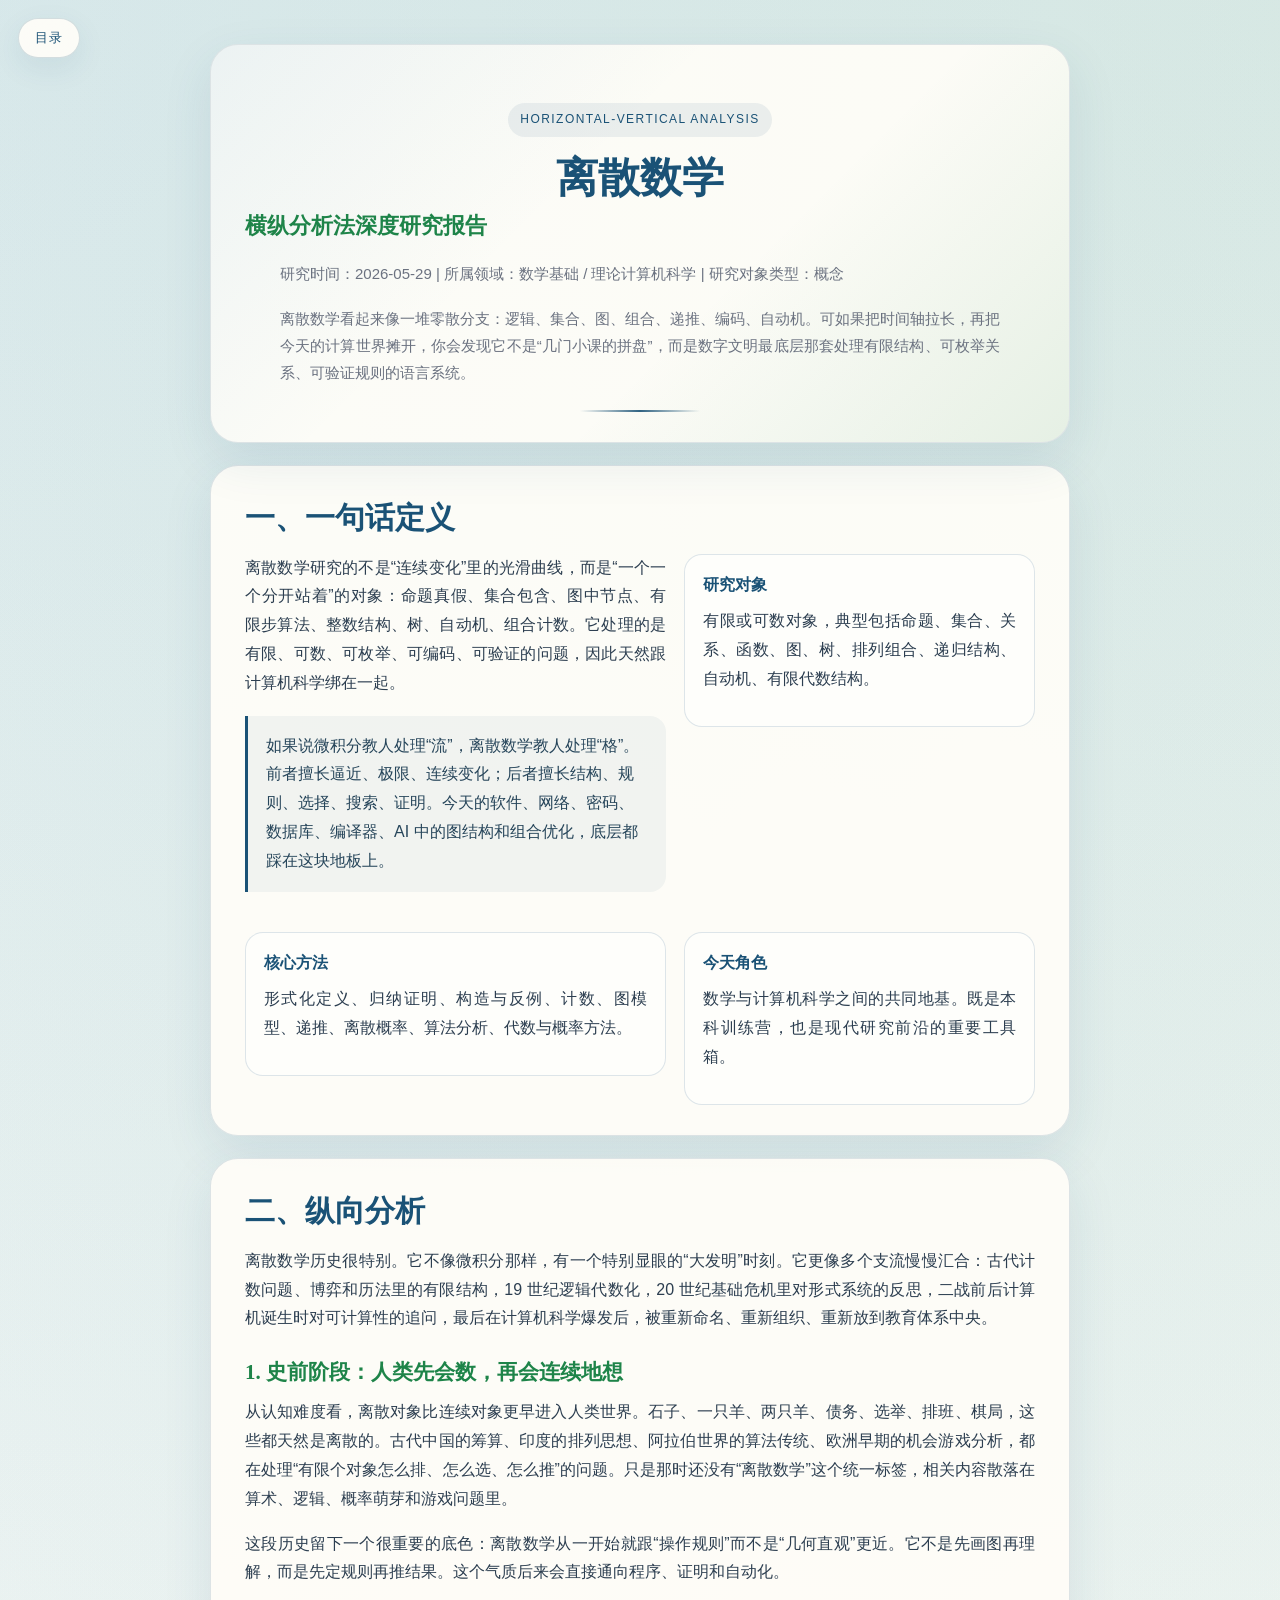
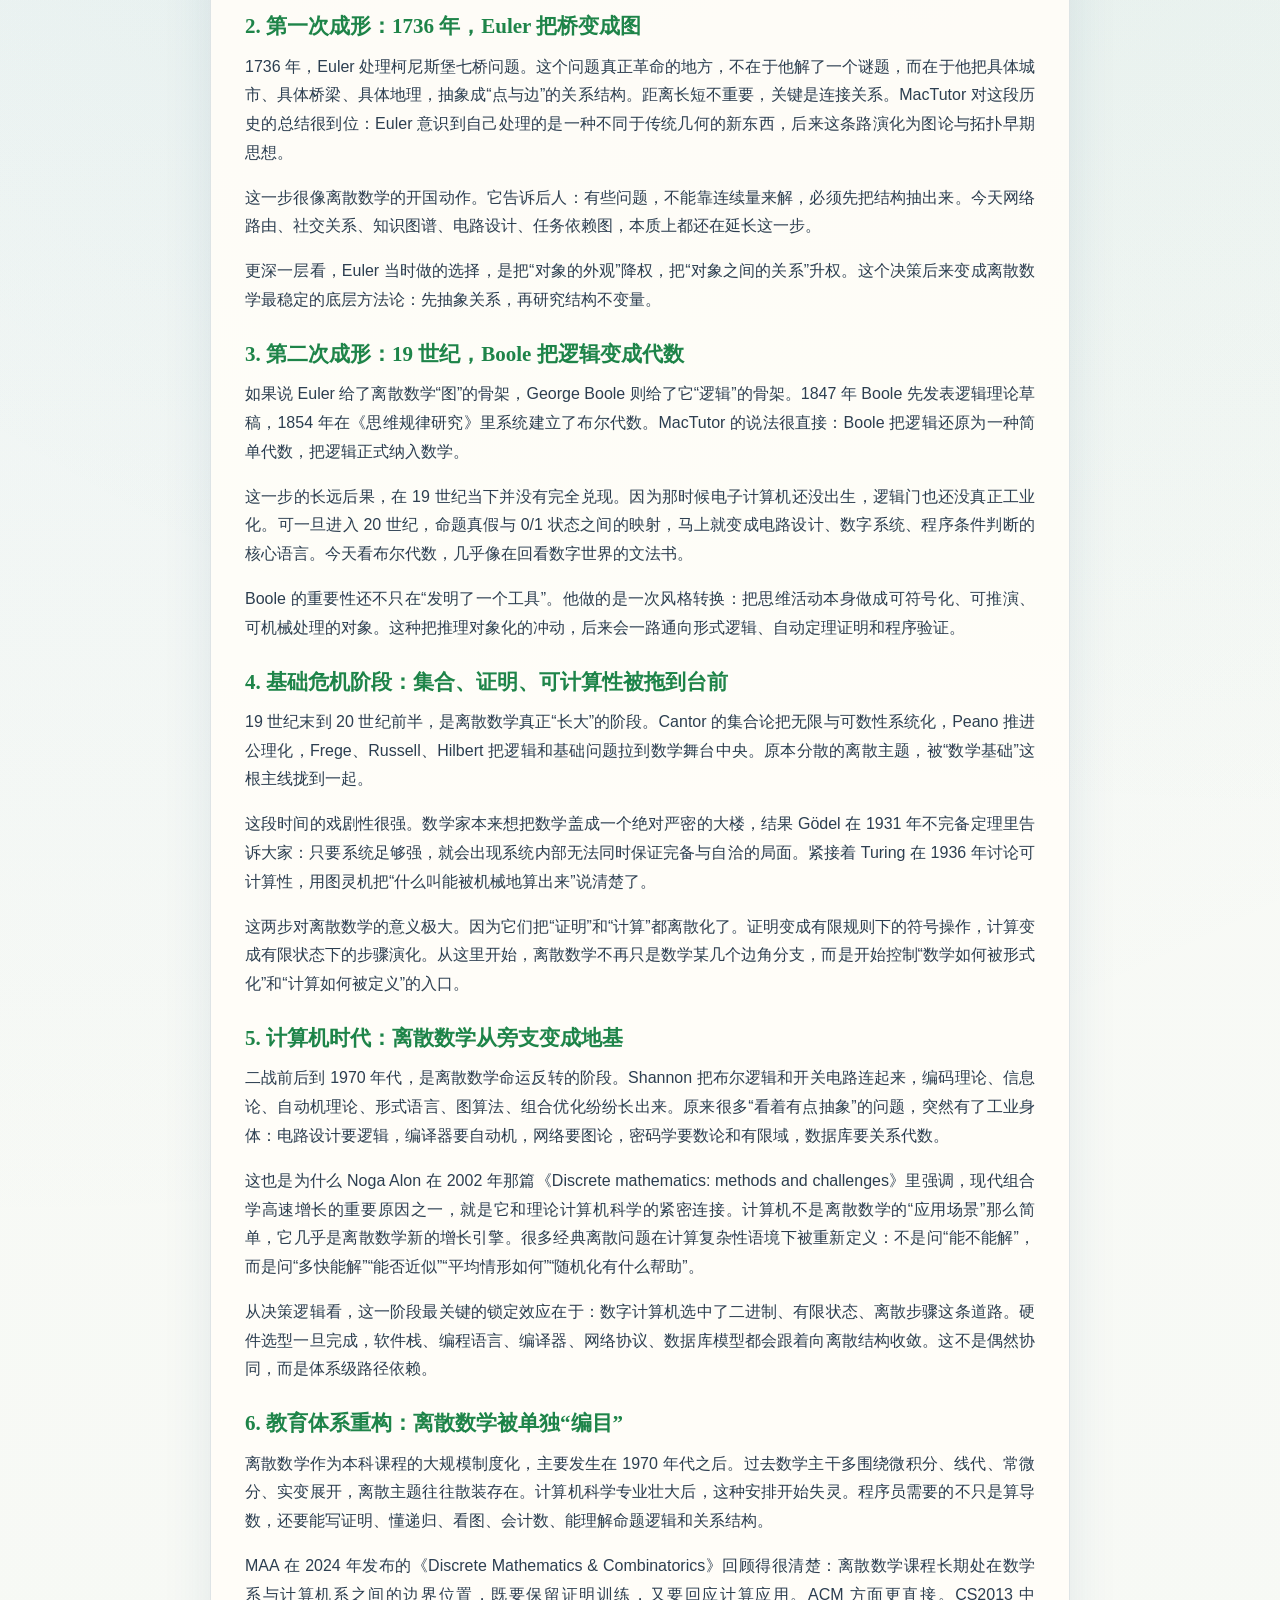
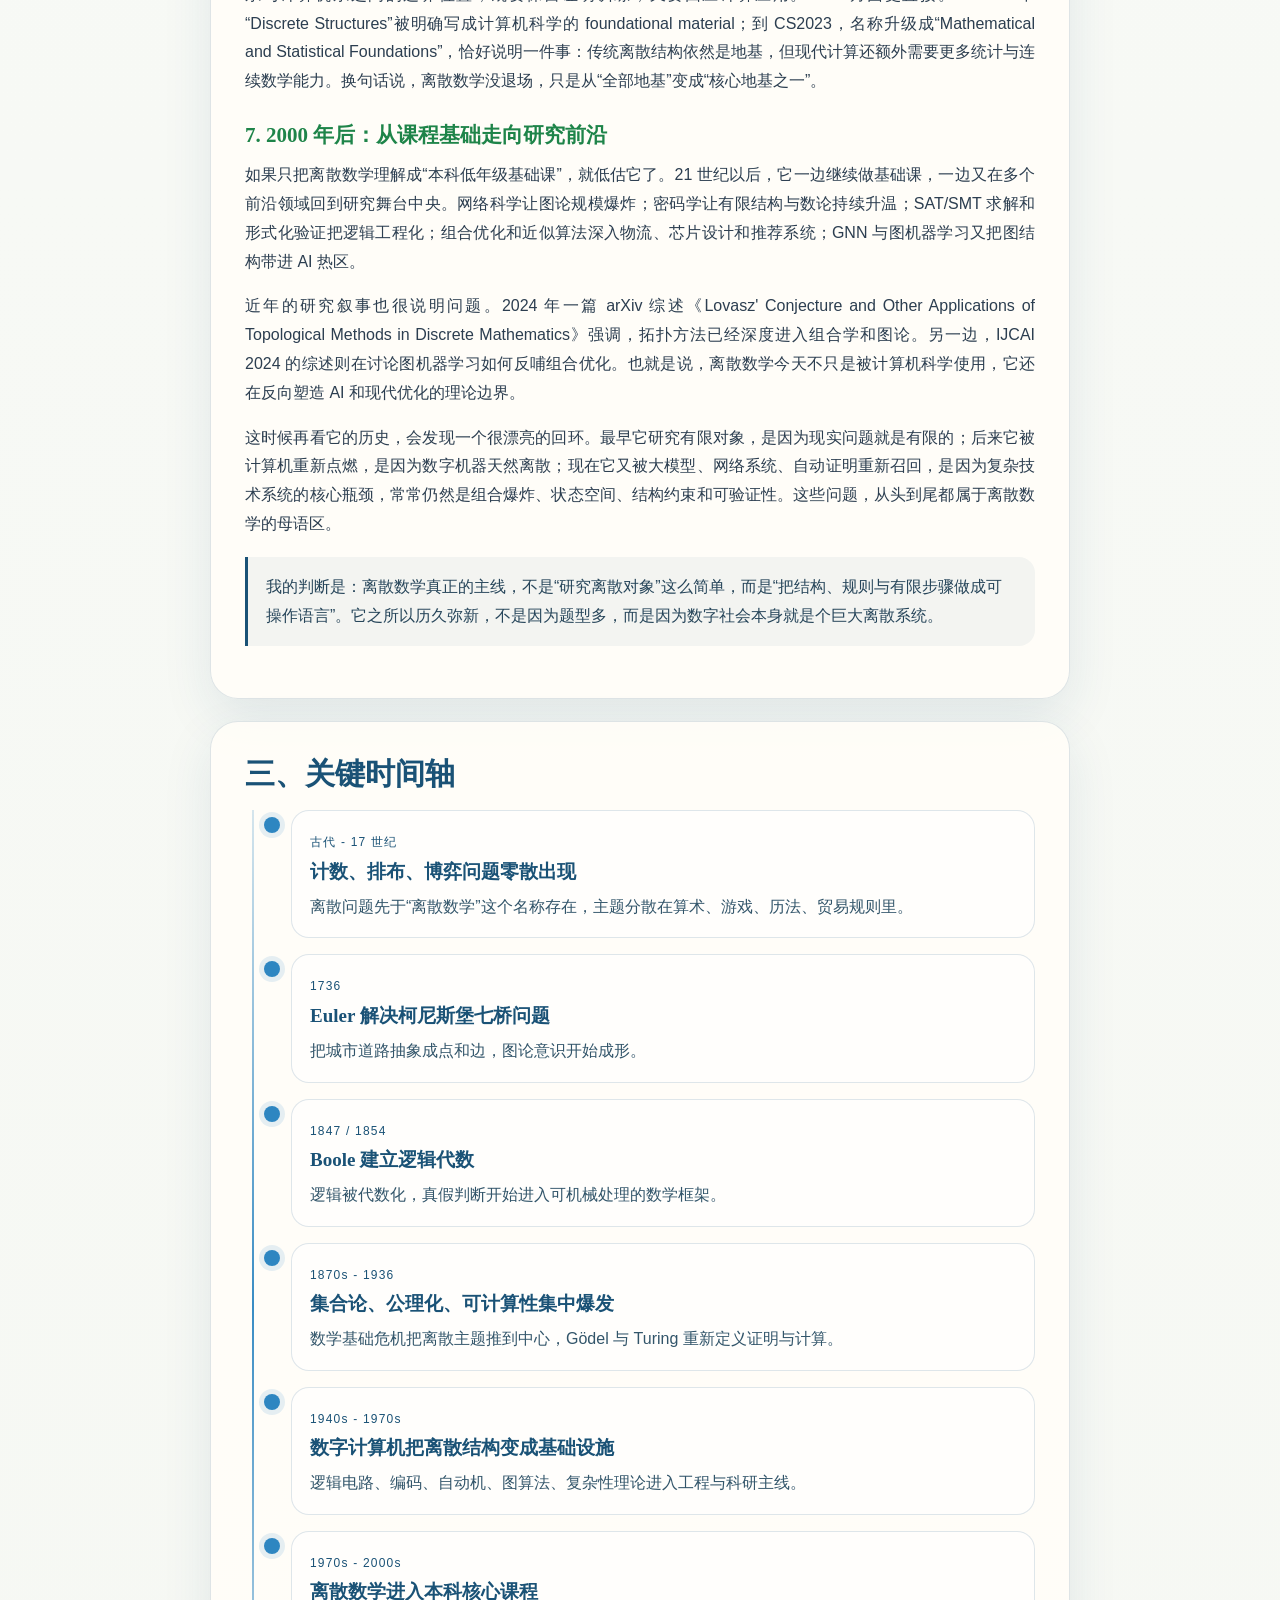
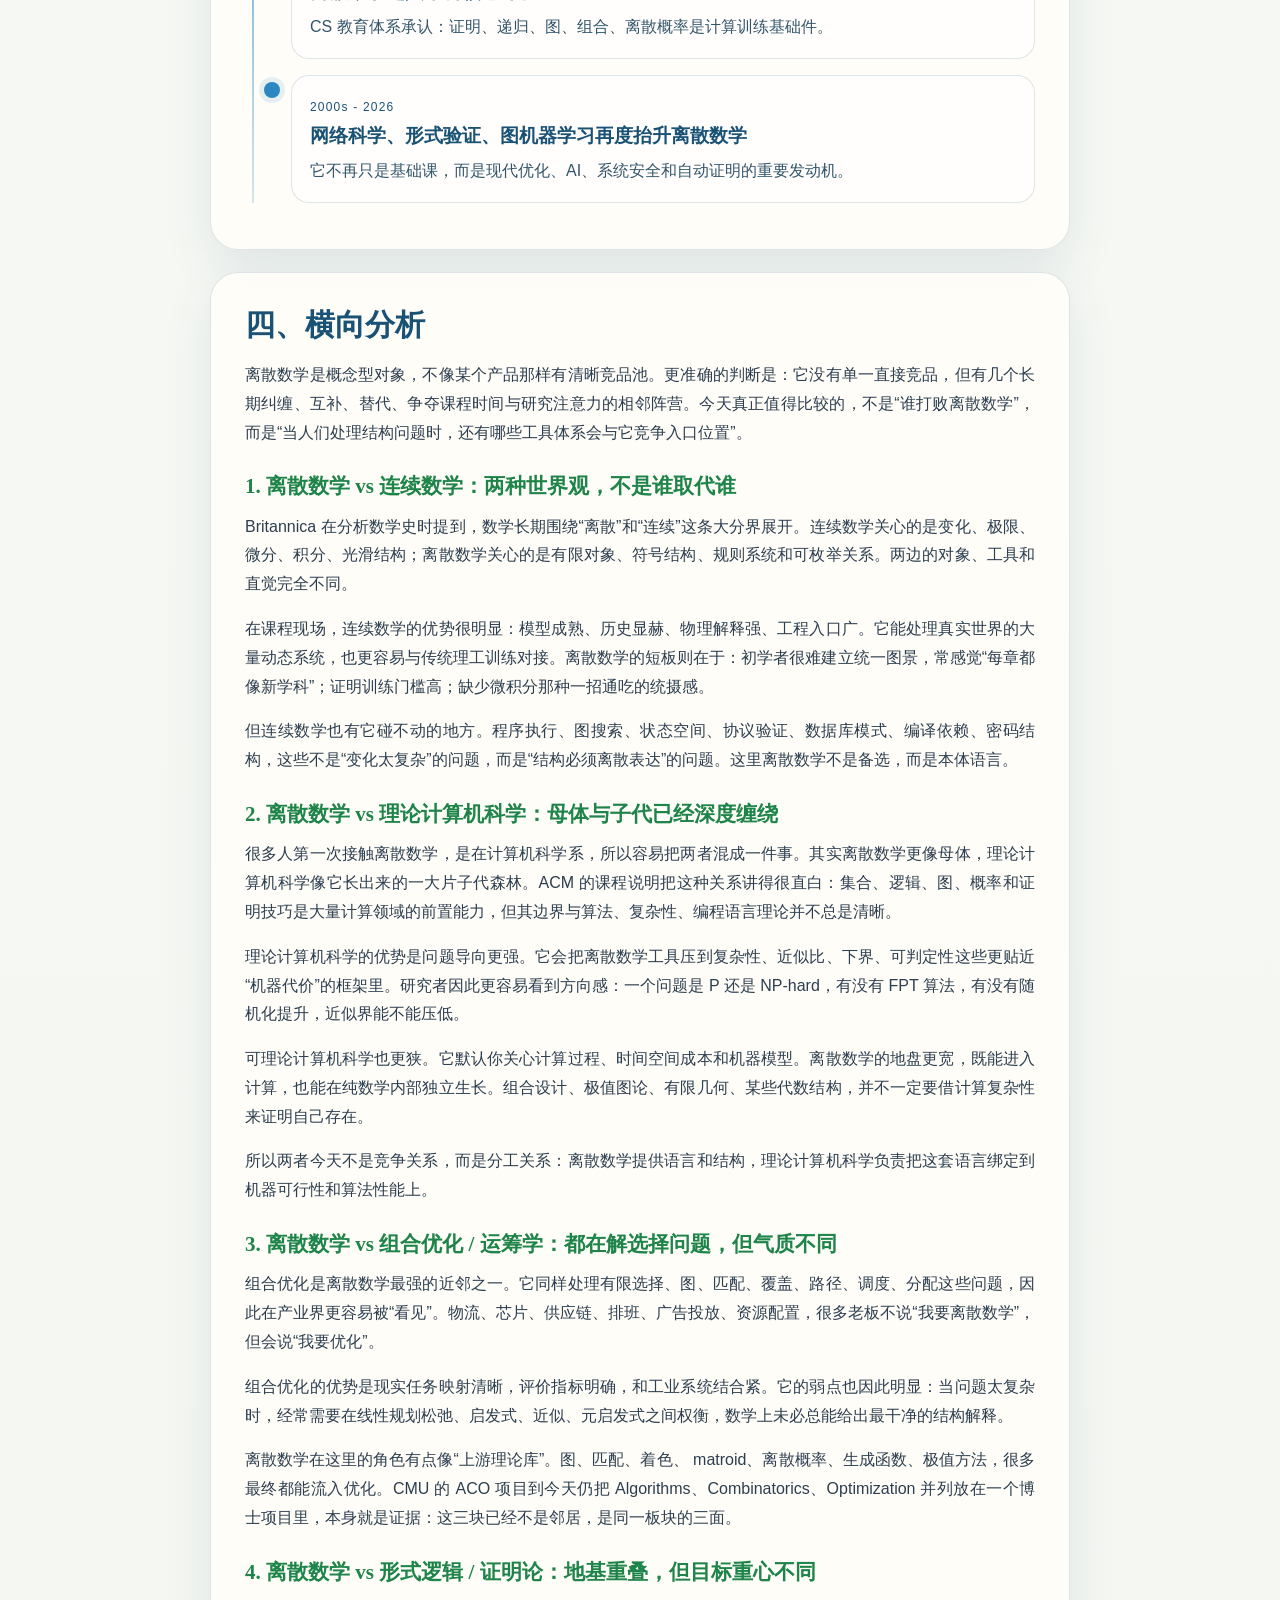
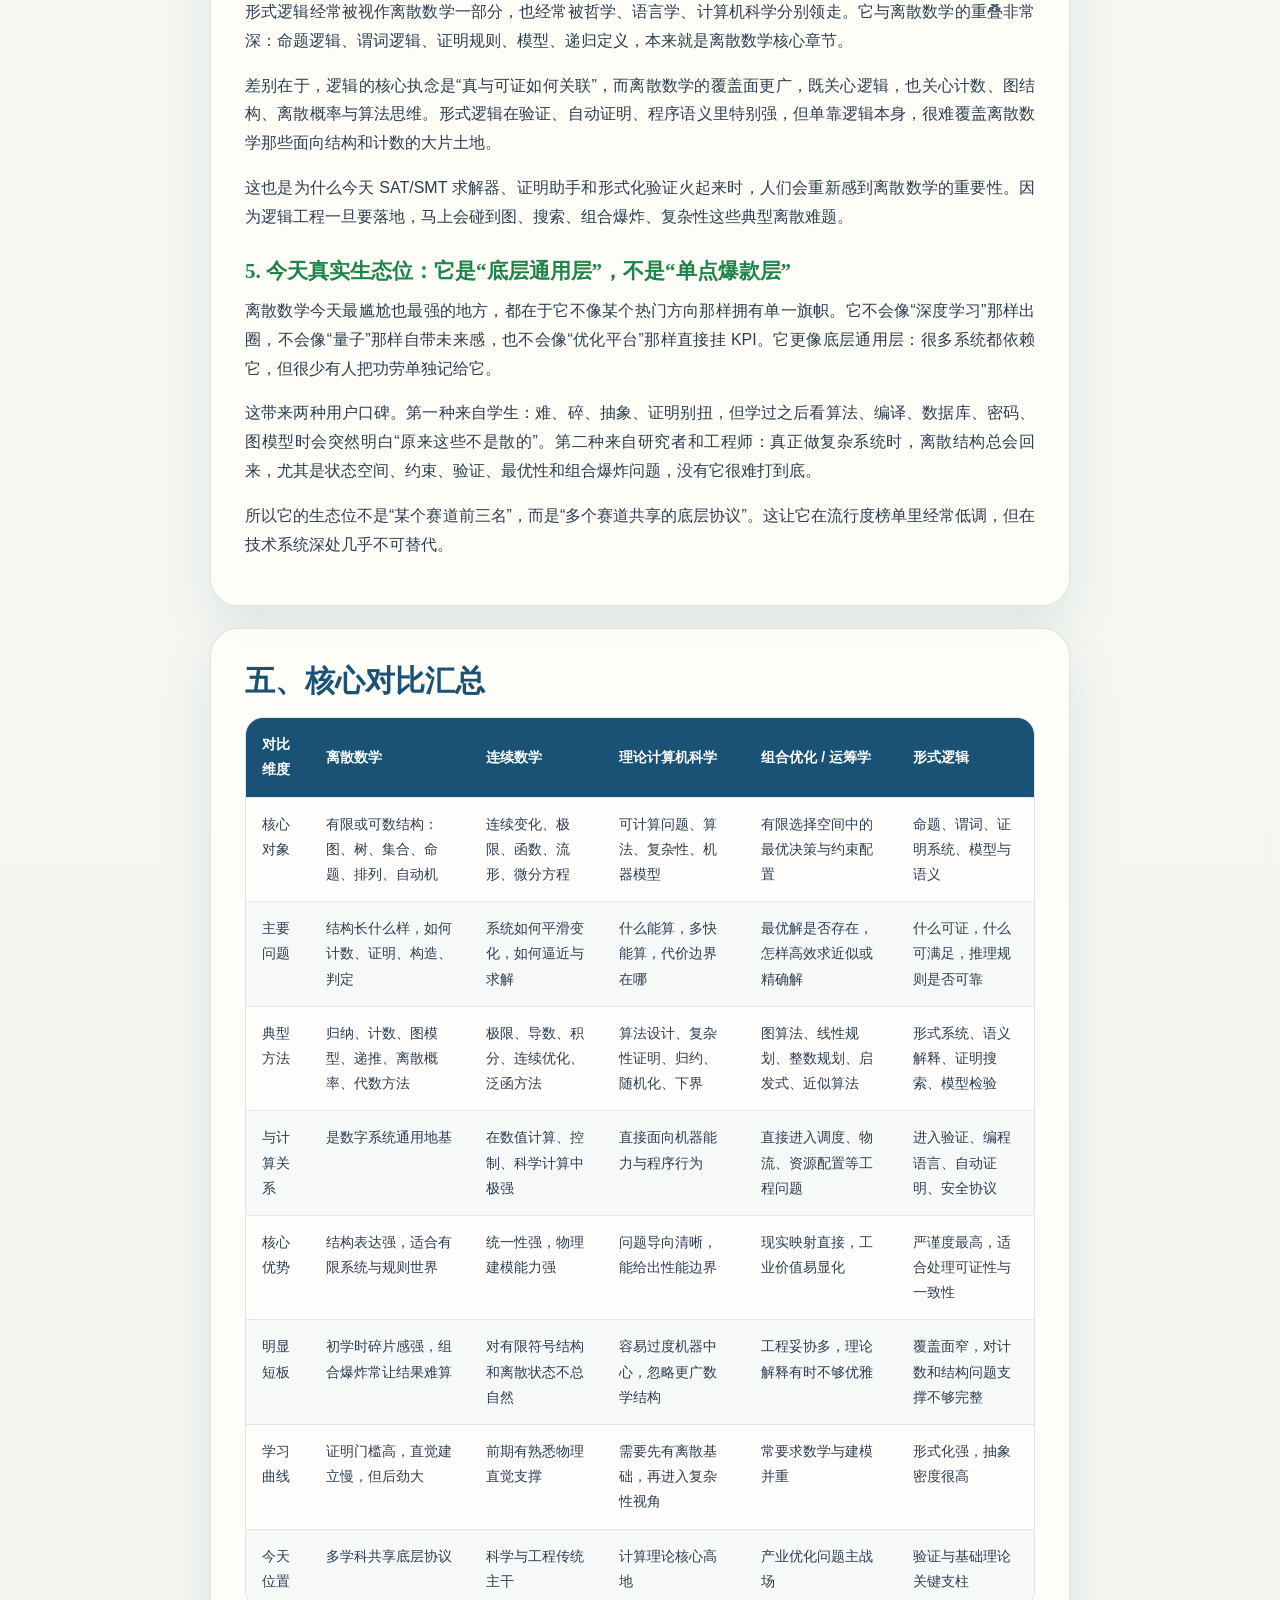
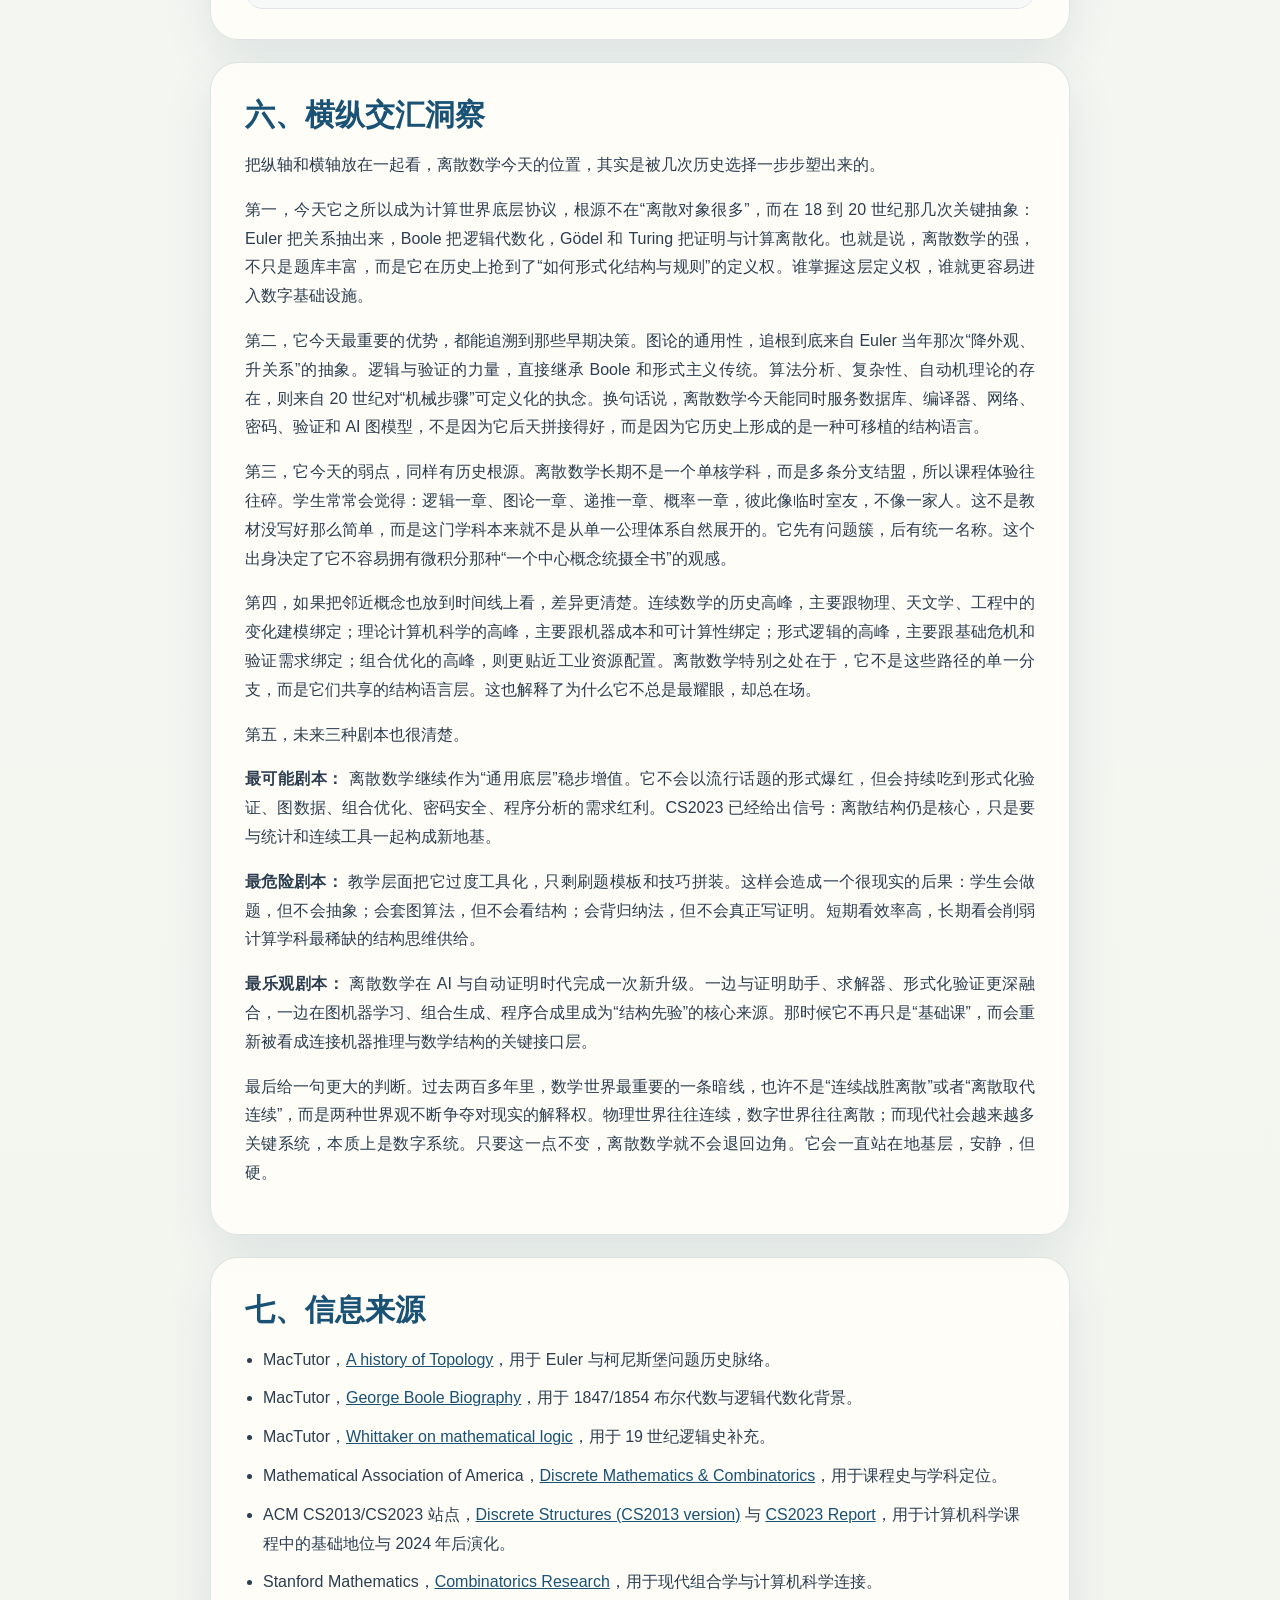
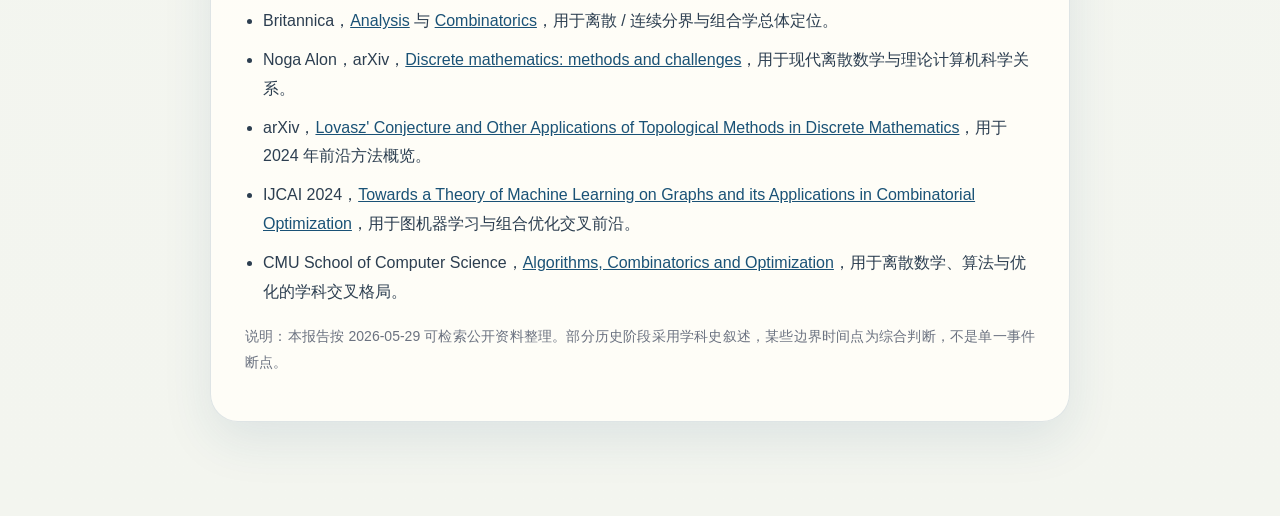
<file: discrete-mathematics/index.html>
<!DOCTYPE html>
<html lang="zh-CN">
<head>
  <meta charset="UTF-8">
  <meta name="viewport" content="width=device-width, initial-scale=1.0">
  <title>离散数学 - 横纵分析法深度研究报告</title>
  <style>
    :root {
      --bg: #f7f8f4;
      --paper: #fffdf8;
      --ink: #2c3e50;
      --title: #1a5276;
      --accent: #1e8449;
      --line: #2e86c1;
      --muted: #6b7280;
      --border: rgba(26, 82, 118, 0.14);
      --shadow: 0 18px 50px rgba(26, 82, 118, 0.10);
      --serif: "Copernicus", "Tiempos Headline", "Cormorant Garamond", "EB Garamond", Georgia, serif;
      --sans: "Styrene B", "StyreneB", Inter, "PingFang SC", "Hiragino Sans GB", "Microsoft YaHei", "WenQuanYi Micro Hei", sans-serif;
    }

    * {
      box-sizing: border-box;
    }

    html {
      scroll-behavior: smooth;
    }

    body {
      margin: 0;
      font-family: var(--sans);
      background:
        radial-gradient(circle at top left, rgba(46, 134, 193, 0.12), transparent 28%),
        radial-gradient(circle at top right, rgba(30, 132, 73, 0.10), transparent 24%),
        linear-gradient(180deg, #f9fbf8 0%, #f3f5ef 100%);
      color: var(--ink);
      line-height: 1.8;
    }

    .toc-shell {
      position: fixed;
      top: 18px;
      left: 18px;
      z-index: 30;
    }

    .toc-trigger {
      border: 1px solid rgba(26, 82, 118, 0.18);
      background: rgba(255, 253, 248, 0.92);
      color: var(--title);
      border-radius: 999px;
      padding: 10px 16px;
      font-size: 13px;
      letter-spacing: 0.08em;
      cursor: pointer;
      box-shadow: 0 10px 30px rgba(26, 82, 118, 0.08);
      backdrop-filter: blur(12px);
    }

    .toc-panel {
      margin-top: 10px;
      width: 270px;
      max-width: calc(100vw - 36px);
      background: rgba(255, 253, 248, 0.97);
      border: 1px solid var(--border);
      border-radius: 20px;
      box-shadow: var(--shadow);
      padding: 18px 18px 14px;
      display: none;
    }

    .toc-shell.open .toc-panel {
      display: block;
    }

    .toc-panel h2 {
      margin: 0 0 10px;
      color: var(--title);
      font: 700 18px/1.2 var(--serif);
    }

    .toc-panel a {
      display: block;
      color: var(--ink);
      text-decoration: none;
      padding: 7px 0;
      border-bottom: 1px dashed rgba(46, 134, 193, 0.16);
      font-size: 14px;
    }

    .toc-panel a:last-child {
      border-bottom: 0;
    }

    .layout {
      width: min(1200px, calc(100vw - 40px));
      margin: 0 auto;
      padding: 44px 0 72px;
      display: flex;
      justify-content: center;
    }

    .content {
      width: min(860px, 100%);
    }

    .cover,
    section {
      background: rgba(255, 253, 248, 0.92);
      border: 1px solid var(--border);
      border-radius: 28px;
      box-shadow: var(--shadow);
      padding: 34px 34px 30px;
      margin-bottom: 22px;
    }

    .cover {
      text-align: center;
      padding-top: 58px;
      position: relative;
      overflow: hidden;
    }

    .cover::before {
      content: "";
      position: absolute;
      inset: 0;
      background:
        linear-gradient(135deg, rgba(46, 134, 193, 0.08), transparent 40%),
        linear-gradient(315deg, rgba(30, 132, 73, 0.10), transparent 40%);
      pointer-events: none;
    }

    .eyebrow {
      position: relative;
      display: inline-block;
      padding: 6px 12px;
      border-radius: 999px;
      background: rgba(26, 82, 118, 0.08);
      color: var(--title);
      font-size: 12px;
      letter-spacing: 0.12em;
      text-transform: uppercase;
    }

    h1 {
      position: relative;
      margin: 18px 0 10px;
      font: 700 42px/1.1 var(--serif);
      color: var(--title);
    }

    .subtitle {
      position: relative;
      margin: 0;
      color: var(--accent);
      font: 600 22px/1.4 var(--serif);
    }

    .meta,
    .lead {
      position: relative;
      max-width: 720px;
      margin: 18px auto 0;
      color: var(--muted);
      font-size: 15px;
    }

    .cover-rule {
      position: relative;
      width: 120px;
      height: 2px;
      margin: 24px auto 0;
      background: linear-gradient(90deg, rgba(26, 82, 118, 0), rgba(26, 82, 118, 0.9), rgba(26, 82, 118, 0));
    }

    h2 {
      margin: 0 0 18px;
      font: 700 30px/1.2 var(--serif);
      color: var(--title);
    }

    h3 {
      margin: 26px 0 12px;
      font: 700 21px/1.3 var(--serif);
      color: var(--accent);
    }

    p {
      margin: 0 0 16px;
      font-size: 16px;
      text-align: justify;
    }

    .callout {
      border-left: 3px solid var(--title);
      background: rgba(26, 82, 118, 0.05);
      padding: 16px 18px;
      border-radius: 0 16px 16px 0;
      margin: 18px 0 22px;
      color: #26455a;
    }

    .definition-box {
      display: grid;
      grid-template-columns: 1.2fr 1fr;
      gap: 18px;
      align-items: start;
    }

    .mini-card {
      border: 1px solid var(--border);
      border-radius: 18px;
      padding: 16px 18px;
      background: rgba(255, 255, 255, 0.55);
    }

    .mini-card strong {
      display: block;
      margin-bottom: 8px;
      color: var(--title);
    }

    .timeline {
      position: relative;
      margin-top: 16px;
      padding-left: 20px;
    }

    .timeline::before {
      content: "";
      position: absolute;
      left: 7px;
      top: 0;
      bottom: 0;
      width: 2px;
      background: linear-gradient(180deg, rgba(46, 134, 193, 0.2), rgba(46, 134, 193, 0.95), rgba(46, 134, 193, 0.2));
    }

    .timeline-node {
      position: relative;
      margin: 0 0 16px 0;
      padding-left: 26px;
      cursor: pointer;
    }

    .timeline-dot {
      position: absolute;
      left: -1px;
      top: 7px;
      width: 16px;
      height: 16px;
      border-radius: 50%;
      background: var(--line);
      box-shadow: 0 0 0 5px rgba(46, 134, 193, 0.12);
    }

    .timeline-content {
      border: 1px solid var(--border);
      border-radius: 18px;
      padding: 16px 18px;
      background: rgba(255, 255, 255, 0.62);
      transition: transform 0.2s ease, box-shadow 0.2s ease;
    }

    .timeline-node:hover .timeline-content {
      transform: translateY(-2px);
      box-shadow: 0 12px 30px rgba(46, 134, 193, 0.08);
    }

    .timeline-date {
      display: inline-block;
      font-size: 12px;
      letter-spacing: 0.1em;
      color: var(--title);
      margin-bottom: 6px;
    }

    .timeline-content h3 {
      margin: 0 0 8px;
      color: var(--title);
      font-size: 19px;
    }

    .timeline-summary {
      margin-bottom: 0;
      color: #32556a;
    }

    .timeline-detail {
      display: none;
      padding-top: 12px;
      margin-top: 12px;
      border-top: 1px dashed rgba(46, 134, 193, 0.28);
      color: #40576a;
    }

    .timeline-node.expanded .timeline-detail {
      display: block;
    }

    .comparison-wrap {
      overflow-x: auto;
      border-radius: 18px;
      border: 1px solid var(--border);
    }

    table {
      width: 100%;
      border-collapse: collapse;
      min-width: 760px;
      background: rgba(255, 255, 255, 0.75);
    }

    thead th {
      background: #1a5276;
      color: #fff;
      font-weight: 600;
      text-align: left;
      padding: 14px 16px;
      font-size: 14px;
    }

    tbody td {
      padding: 14px 16px;
      border-top: 1px solid rgba(26, 82, 118, 0.12);
      vertical-align: top;
      font-size: 14px;
    }

    tbody tr:nth-child(even) {
      background: rgba(26, 82, 118, 0.035);
    }

    tbody tr:hover {
      background: rgba(46, 134, 193, 0.08);
    }

    ul.sources {
      margin: 0;
      padding-left: 18px;
    }

    ul.sources li {
      margin-bottom: 10px;
    }

    a {
      color: var(--title);
    }

    .footer-note {
      color: var(--muted);
      font-size: 14px;
      margin-top: 18px;
    }

    @media (max-width: 900px) {
      .layout {
        width: calc(100vw - 24px);
        padding-top: 66px;
      }

      .definition-box {
        grid-template-columns: 1fr;
      }

      .cover,
      section {
        padding: 24px 20px 22px;
        border-radius: 22px;
      }

      h1 {
        font-size: 34px;
      }

      h2 {
        font-size: 26px;
      }
    }
  </style>
</head>
<body>
  <div class="toc-shell" id="tocShell">
    <button class="toc-trigger" type="button" onclick="toggleToc()">目录</button>
    <div class="toc-panel">
      <h2>报告导航</h2>
      <a href="#definition" onclick="closeToc()">一句话定义</a>
      <a href="#longitudinal" onclick="closeToc()">纵向分析</a>
      <a href="#timeline" onclick="closeToc()">关键时间轴</a>
      <a href="#cross-sectional" onclick="closeToc()">横向分析</a>
      <a href="#comparison-table" onclick="closeToc()">核心对比汇总</a>
      <a href="#insights" onclick="closeToc()">横纵交汇洞察</a>
      <a href="#sources" onclick="closeToc()">信息来源</a>
    </div>
  </div>

  <div class="layout">
    <main class="content">
      <header class="cover">
        <div class="eyebrow">Horizontal-Vertical Analysis</div>
        <h1>离散数学</h1>
        <p class="subtitle">横纵分析法深度研究报告</p>
        <p class="meta">研究时间：2026-05-29 | 所属领域：数学基础 / 理论计算机科学 | 研究对象类型：概念</p>
        <p class="lead">离散数学看起来像一堆零散分支：逻辑、集合、图、组合、递推、编码、自动机。可如果把时间轴拉长，再把今天的计算世界摊开，你会发现它不是“几门小课的拼盘”，而是数字文明最底层那套处理有限结构、可枚举关系、可验证规则的语言系统。</p>
        <div class="cover-rule"></div>
      </header>

      <section id="definition">
        <h2>一、一句话定义</h2>
        <div class="definition-box">
          <div>
            <p>离散数学研究的不是“连续变化”里的光滑曲线，而是“一个一个分开站着”的对象：命题真假、集合包含、图中节点、有限步算法、整数结构、树、自动机、组合计数。它处理的是有限、可数、可枚举、可编码、可验证的问题，因此天然跟计算机科学绑在一起。</p>
            <div class="callout">如果说微积分教人处理“流”，离散数学教人处理“格”。前者擅长逼近、极限、连续变化；后者擅长结构、规则、选择、搜索、证明。今天的软件、网络、密码、数据库、编译器、AI 中的图结构和组合优化，底层都踩在这块地板上。</div>
          </div>
          <div class="mini-card">
            <strong>研究对象</strong>
            <p>有限或可数对象，典型包括命题、集合、关系、函数、图、树、排列组合、递归结构、自动机、有限代数结构。</p>
          </div>
          <div class="mini-card">
            <strong>核心方法</strong>
            <p>形式化定义、归纳证明、构造与反例、计数、图模型、递推、离散概率、算法分析、代数与概率方法。</p>
          </div>
          <div class="mini-card">
            <strong>今天角色</strong>
            <p>数学与计算机科学之间的共同地基。既是本科训练营，也是现代研究前沿的重要工具箱。</p>
          </div>
        </div>
      </section>

      <section id="longitudinal">
        <h2>二、纵向分析</h2>
        <p>离散数学历史很特别。它不像微积分那样，有一个特别显眼的“大发明”时刻。它更像多个支流慢慢汇合：古代计数问题、博弈和历法里的有限结构，19 世纪逻辑代数化，20 世纪基础危机里对形式系统的反思，二战前后计算机诞生时对可计算性的追问，最后在计算机科学爆发后，被重新命名、重新组织、重新放到教育体系中央。</p>

        <h3>1. 史前阶段：人类先会数，再会连续地想</h3>
        <p>从认知难度看，离散对象比连续对象更早进入人类世界。石子、一只羊、两只羊、债务、选举、排班、棋局，这些都天然是离散的。古代中国的筹算、印度的排列思想、阿拉伯世界的算法传统、欧洲早期的机会游戏分析，都在处理“有限个对象怎么排、怎么选、怎么推”的问题。只是那时还没有“离散数学”这个统一标签，相关内容散落在算术、逻辑、概率萌芽和游戏问题里。</p>
        <p>这段历史留下一个很重要的底色：离散数学从一开始就跟“操作规则”而不是“几何直观”更近。它不是先画图再理解，而是先定规则再推结果。这个气质后来会直接通向程序、证明和自动化。</p>

        <h3>2. 第一次成形：1736 年，Euler 把桥变成图</h3>
        <p>1736 年，Euler 处理柯尼斯堡七桥问题。这个问题真正革命的地方，不在于他解了一个谜题，而在于他把具体城市、具体桥梁、具体地理，抽象成“点与边”的关系结构。距离长短不重要，关键是连接关系。MacTutor 对这段历史的总结很到位：Euler 意识到自己处理的是一种不同于传统几何的新东西，后来这条路演化为图论与拓扑早期思想。</p>
        <p>这一步很像离散数学的开国动作。它告诉后人：有些问题，不能靠连续量来解，必须先把结构抽出来。今天网络路由、社交关系、知识图谱、电路设计、任务依赖图，本质上都还在延长这一步。</p>
        <p>更深一层看，Euler 当时做的选择，是把“对象的外观”降权，把“对象之间的关系”升权。这个决策后来变成离散数学最稳定的底层方法论：先抽象关系，再研究结构不变量。</p>

        <h3>3. 第二次成形：19 世纪，Boole 把逻辑变成代数</h3>
        <p>如果说 Euler 给了离散数学“图”的骨架，George Boole 则给了它“逻辑”的骨架。1847 年 Boole 先发表逻辑理论草稿，1854 年在《思维规律研究》里系统建立了布尔代数。MacTutor 的说法很直接：Boole 把逻辑还原为一种简单代数，把逻辑正式纳入数学。</p>
        <p>这一步的长远后果，在 19 世纪当下并没有完全兑现。因为那时候电子计算机还没出生，逻辑门也还没真正工业化。可一旦进入 20 世纪，命题真假与 0/1 状态之间的映射，马上就变成电路设计、数字系统、程序条件判断的核心语言。今天看布尔代数，几乎像在回看数字世界的文法书。</p>
        <p>Boole 的重要性还不只在“发明了一个工具”。他做的是一次风格转换：把思维活动本身做成可符号化、可推演、可机械处理的对象。这种把推理对象化的冲动，后来会一路通向形式逻辑、自动定理证明和程序验证。</p>

        <h3>4. 基础危机阶段：集合、证明、可计算性被拖到台前</h3>
        <p>19 世纪末到 20 世纪前半，是离散数学真正“长大”的阶段。Cantor 的集合论把无限与可数性系统化，Peano 推进公理化，Frege、Russell、Hilbert 把逻辑和基础问题拉到数学舞台中央。原本分散的离散主题，被“数学基础”这根主线拢到一起。</p>
        <p>这段时间的戏剧性很强。数学家本来想把数学盖成一个绝对严密的大楼，结果 Gödel 在 1931 年不完备定理里告诉大家：只要系统足够强，就会出现系统内部无法同时保证完备与自洽的局面。紧接着 Turing 在 1936 年讨论可计算性，用图灵机把“什么叫能被机械地算出来”说清楚了。</p>
        <p>这两步对离散数学的意义极大。因为它们把“证明”和“计算”都离散化了。证明变成有限规则下的符号操作，计算变成有限状态下的步骤演化。从这里开始，离散数学不再只是数学某几个边角分支，而是开始控制“数学如何被形式化”和“计算如何被定义”的入口。</p>

        <h3>5. 计算机时代：离散数学从旁支变成地基</h3>
        <p>二战前后到 1970 年代，是离散数学命运反转的阶段。Shannon 把布尔逻辑和开关电路连起来，编码理论、信息论、自动机理论、形式语言、图算法、组合优化纷纷长出来。原来很多“看着有点抽象”的问题，突然有了工业身体：电路设计要逻辑，编译器要自动机，网络要图论，密码学要数论和有限域，数据库要关系代数。</p>
        <p>这也是为什么 Noga Alon 在 2002 年那篇《Discrete mathematics: methods and challenges》里强调，现代组合学高速增长的重要原因之一，就是它和理论计算机科学的紧密连接。计算机不是离散数学的“应用场景”那么简单，它几乎是离散数学新的增长引擎。很多经典离散问题在计算复杂性语境下被重新定义：不是问“能不能解”，而是问“多快能解”“能否近似”“平均情形如何”“随机化有什么帮助”。</p>
        <p>从决策逻辑看，这一阶段最关键的锁定效应在于：数字计算机选中了二进制、有限状态、离散步骤这条道路。硬件选型一旦完成，软件栈、编程语言、编译器、网络协议、数据库模型都会跟着向离散结构收敛。这不是偶然协同，而是体系级路径依赖。</p>

        <h3>6. 教育体系重构：离散数学被单独“编目”</h3>
        <p>离散数学作为本科课程的大规模制度化，主要发生在 1970 年代之后。过去数学主干多围绕微积分、线代、常微分、实变展开，离散主题往往散装存在。计算机科学专业壮大后，这种安排开始失灵。程序员需要的不只是算导数，还要能写证明、懂递归、看图、会计数、能理解命题逻辑和关系结构。</p>
        <p>MAA 在 2024 年发布的《Discrete Mathematics &amp; Combinatorics》回顾得很清楚：离散数学课程长期处在数学系与计算机系之间的边界位置，既要保留证明训练，又要回应计算应用。ACM 方面更直接。CS2013 中“Discrete Structures”被明确写成计算机科学的 foundational material；到 CS2023，名称升级成“Mathematical and Statistical Foundations”，恰好说明一件事：传统离散结构依然是地基，但现代计算还额外需要更多统计与连续数学能力。换句话说，离散数学没退场，只是从“全部地基”变成“核心地基之一”。</p>

        <h3>7. 2000 年后：从课程基础走向研究前沿</h3>
        <p>如果只把离散数学理解成“本科低年级基础课”，就低估它了。21 世纪以后，它一边继续做基础课，一边又在多个前沿领域回到研究舞台中央。网络科学让图论规模爆炸；密码学让有限结构与数论持续升温；SAT/SMT 求解和形式化验证把逻辑工程化；组合优化和近似算法深入物流、芯片设计和推荐系统；GNN 与图机器学习又把图结构带进 AI 热区。</p>
        <p>近年的研究叙事也很说明问题。2024 年一篇 arXiv 综述《Lovasz' Conjecture and Other Applications of Topological Methods in Discrete Mathematics》强调，拓扑方法已经深度进入组合学和图论。另一边，IJCAI 2024 的综述则在讨论图机器学习如何反哺组合优化。也就是说，离散数学今天不只是被计算机科学使用，它还在反向塑造 AI 和现代优化的理论边界。</p>
        <p>这时候再看它的历史，会发现一个很漂亮的回环。最早它研究有限对象，是因为现实问题就是有限的；后来它被计算机重新点燃，是因为数字机器天然离散；现在它又被大模型、网络系统、自动证明重新召回，是因为复杂技术系统的核心瓶颈，常常仍然是组合爆炸、状态空间、结构约束和可验证性。这些问题，从头到尾都属于离散数学的母语区。</p>

        <div class="callout">我的判断是：离散数学真正的主线，不是“研究离散对象”这么简单，而是“把结构、规则与有限步骤做成可操作语言”。它之所以历久弥新，不是因为题型多，而是因为数字社会本身就是个巨大离散系统。</div>
      </section>

      <section id="timeline">
        <h2>三、关键时间轴</h2>
        <div class="timeline">
          <div class="timeline-node" onclick="toggleDetail(this)">
            <div class="timeline-dot"></div>
            <div class="timeline-content">
              <span class="timeline-date">古代 - 17 世纪</span>
              <h3>计数、排布、博弈问题零散出现</h3>
              <p class="timeline-summary">离散问题先于“离散数学”这个名称存在，主题分散在算术、游戏、历法、贸易规则里。</p>
              <div class="timeline-detail">
                <p>人类最早接触的是有限对象：人数、牲畜、债务、棋局、抽签、排班。这些都在处理离散结构，只是还没有统一理论框架。它决定了离散数学从诞生起就更接近规则与操作，而不是连续几何直观。</p>
              </div>
            </div>
          </div>

          <div class="timeline-node" onclick="toggleDetail(this)">
            <div class="timeline-dot"></div>
            <div class="timeline-content">
              <span class="timeline-date">1736</span>
              <h3>Euler 解决柯尼斯堡七桥问题</h3>
              <p class="timeline-summary">把城市道路抽象成点和边，图论意识开始成形。</p>
              <div class="timeline-detail">
                <p>这一步把“结构关系”从具体物理形态中剥离出来。后世大量网络、依赖、路由和调度问题，都沿用这个抽象模板。离散数学第一次展示出自己独立于传统几何的方法。</p>
              </div>
            </div>
          </div>

          <div class="timeline-node" onclick="toggleDetail(this)">
            <div class="timeline-dot"></div>
            <div class="timeline-content">
              <span class="timeline-date">1847 / 1854</span>
              <h3>Boole 建立逻辑代数</h3>
              <p class="timeline-summary">逻辑被代数化，真假判断开始进入可机械处理的数学框架。</p>
              <div class="timeline-detail">
                <p>布尔代数在当时更像思想实验，但后来被数字电路和计算机完整接管。它把推理对象化，为形式逻辑、数字系统、程序条件结构提供了统一文法。</p>
              </div>
            </div>
          </div>

          <div class="timeline-node" onclick="toggleDetail(this)">
            <div class="timeline-dot"></div>
            <div class="timeline-content">
              <span class="timeline-date">1870s - 1936</span>
              <h3>集合论、公理化、可计算性集中爆发</h3>
              <p class="timeline-summary">数学基础危机把离散主题推到中心，Gödel 与 Turing 重新定义证明与计算。</p>
              <div class="timeline-detail">
                <p>集合论、公理系统、形式逻辑和可计算性理论让离散数学不再只是边角工具，而成为“数学是否可被形式化”“什么能被机器计算”的根基。证明与计算都被理解成有限规则上的离散过程。</p>
              </div>
            </div>
          </div>

          <div class="timeline-node" onclick="toggleDetail(this)">
            <div class="timeline-dot"></div>
            <div class="timeline-content">
              <span class="timeline-date">1940s - 1970s</span>
              <h3>数字计算机把离散结构变成基础设施</h3>
              <p class="timeline-summary">逻辑电路、编码、自动机、图算法、复杂性理论进入工程与科研主线。</p>
              <div class="timeline-detail">
                <p>二进制硬件、有限状态控制和符号处理系统把离散数学从理论边缘推成工程地基。很多抽象分支第一次拥有大规模现实舞台，形成持续的学术和产业反馈循环。</p>
              </div>
            </div>
          </div>

          <div class="timeline-node" onclick="toggleDetail(this)">
            <div class="timeline-dot"></div>
            <div class="timeline-content">
              <span class="timeline-date">1970s - 2000s</span>
              <h3>离散数学进入本科核心课程</h3>
              <p class="timeline-summary">CS 教育体系承认：证明、递归、图、组合、离散概率是计算训练基础件。</p>
              <div class="timeline-detail">
                <p>离散数学开始从“数学选修拼盘”变成计算机专业公共地基。课程设计既服务理论训练，也服务程序员的结构思维、严谨表达和算法直觉。</p>
              </div>
            </div>
          </div>

          <div class="timeline-node" onclick="toggleDetail(this)">
            <div class="timeline-dot"></div>
            <div class="timeline-content">
              <span class="timeline-date">2000s - 2026</span>
              <h3>网络科学、形式验证、图机器学习再度抬升离散数学</h3>
              <p class="timeline-summary">它不再只是基础课，而是现代优化、AI、系统安全和自动证明的重要发动机。</p>
              <div class="timeline-detail">
                <p>组合方法、拓扑方法、概率方法与算法理论继续扩展边界。图结构数据、约束求解、密码协议、芯片验证和 AI 推理，都让离散数学保持高强度现实相关性。</p>
              </div>
            </div>
          </div>
        </div>
      </section>

      <section id="cross-sectional">
        <h2>四、横向分析</h2>
        <p>离散数学是概念型对象，不像某个产品那样有清晰竞品池。更准确的判断是：它没有单一直接竞品，但有几个长期纠缠、互补、替代、争夺课程时间与研究注意力的相邻阵营。今天真正值得比较的，不是“谁打败离散数学”，而是“当人们处理结构问题时，还有哪些工具体系会与它竞争入口位置”。</p>

        <h3>1. 离散数学 vs 连续数学：两种世界观，不是谁取代谁</h3>
        <p>Britannica 在分析数学史时提到，数学长期围绕“离散”和“连续”这条大分界展开。连续数学关心的是变化、极限、微分、积分、光滑结构；离散数学关心的是有限对象、符号结构、规则系统和可枚举关系。两边的对象、工具和直觉完全不同。</p>
        <p>在课程现场，连续数学的优势很明显：模型成熟、历史显赫、物理解释强、工程入口广。它能处理真实世界的大量动态系统，也更容易与传统理工训练对接。离散数学的短板则在于：初学者很难建立统一图景，常感觉“每章都像新学科”；证明训练门槛高；缺少微积分那种一招通吃的统摄感。</p>
        <p>但连续数学也有它碰不动的地方。程序执行、图搜索、状态空间、协议验证、数据库模式、编译依赖、密码结构，这些不是“变化太复杂”的问题，而是“结构必须离散表达”的问题。这里离散数学不是备选，而是本体语言。</p>

        <h3>2. 离散数学 vs 理论计算机科学：母体与子代已经深度缠绕</h3>
        <p>很多人第一次接触离散数学，是在计算机科学系，所以容易把两者混成一件事。其实离散数学更像母体，理论计算机科学像它长出来的一大片子代森林。ACM 的课程说明把这种关系讲得很直白：集合、逻辑、图、概率和证明技巧是大量计算领域的前置能力，但其边界与算法、复杂性、编程语言理论并不总是清晰。</p>
        <p>理论计算机科学的优势是问题导向更强。它会把离散数学工具压到复杂性、近似比、下界、可判定性这些更贴近“机器代价”的框架里。研究者因此更容易看到方向感：一个问题是 P 还是 NP-hard，有没有 FPT 算法，有没有随机化提升，近似界能不能压低。</p>
        <p>可理论计算机科学也更狭。它默认你关心计算过程、时间空间成本和机器模型。离散数学的地盘更宽，既能进入计算，也能在纯数学内部独立生长。组合设计、极值图论、有限几何、某些代数结构，并不一定要借计算复杂性来证明自己存在。</p>
        <p>所以两者今天不是竞争关系，而是分工关系：离散数学提供语言和结构，理论计算机科学负责把这套语言绑定到机器可行性和算法性能上。</p>

        <h3>3. 离散数学 vs 组合优化 / 运筹学：都在解选择问题，但气质不同</h3>
        <p>组合优化是离散数学最强的近邻之一。它同样处理有限选择、图、匹配、覆盖、路径、调度、分配这些问题，因此在产业界更容易被“看见”。物流、芯片、供应链、排班、广告投放、资源配置，很多老板不说“我要离散数学”，但会说“我要优化”。</p>
        <p>组合优化的优势是现实任务映射清晰，评价指标明确，和工业系统结合紧。它的弱点也因此明显：当问题太复杂时，经常需要在线性规划松弛、启发式、近似、元启发式之间权衡，数学上未必总能给出最干净的结构解释。</p>
        <p>离散数学在这里的角色有点像“上游理论库”。图、匹配、着色、 matroid、离散概率、生成函数、极值方法，很多最终都能流入优化。CMU 的 ACO 项目到今天仍把 Algorithms、Combinatorics、Optimization 并列放在一个博士项目里，本身就是证据：这三块已经不是邻居，是同一板块的三面。</p>

        <h3>4. 离散数学 vs 形式逻辑 / 证明论：地基重叠，但目标重心不同</h3>
        <p>形式逻辑经常被视作离散数学一部分，也经常被哲学、语言学、计算机科学分别领走。它与离散数学的重叠非常深：命题逻辑、谓词逻辑、证明规则、模型、递归定义，本来就是离散数学核心章节。</p>
        <p>差别在于，逻辑的核心执念是“真与可证如何关联”，而离散数学的覆盖面更广，既关心逻辑，也关心计数、图结构、离散概率与算法思维。形式逻辑在验证、自动证明、程序语义里特别强，但单靠逻辑本身，很难覆盖离散数学那些面向结构和计数的大片土地。</p>
        <p>这也是为什么今天 SAT/SMT 求解器、证明助手和形式化验证火起来时，人们会重新感到离散数学的重要性。因为逻辑工程一旦要落地，马上会碰到图、搜索、组合爆炸、复杂性这些典型离散难题。</p>

        <h3>5. 今天真实生态位：它是“底层通用层”，不是“单点爆款层”</h3>
        <p>离散数学今天最尴尬也最强的地方，都在于它不像某个热门方向那样拥有单一旗帜。它不会像“深度学习”那样出圈，不会像“量子”那样自带未来感，也不会像“优化平台”那样直接挂 KPI。它更像底层通用层：很多系统都依赖它，但很少有人把功劳单独记给它。</p>
        <p>这带来两种用户口碑。第一种来自学生：难、碎、抽象、证明别扭，但学过之后看算法、编译、数据库、密码、图模型时会突然明白“原来这些不是散的”。第二种来自研究者和工程师：真正做复杂系统时，离散结构总会回来，尤其是状态空间、约束、验证、最优性和组合爆炸问题，没有它很难打到底。</p>
        <p>所以它的生态位不是“某个赛道前三名”，而是“多个赛道共享的底层协议”。这让它在流行度榜单里经常低调，但在技术系统深处几乎不可替代。</p>
      </section>

      <section id="comparison-table">
        <h2>五、核心对比汇总</h2>
        <div class="comparison-wrap">
          <table>
            <thead>
              <tr>
                <th>对比维度</th>
                <th>离散数学</th>
                <th>连续数学</th>
                <th>理论计算机科学</th>
                <th>组合优化 / 运筹学</th>
                <th>形式逻辑</th>
              </tr>
            </thead>
            <tbody>
              <tr>
                <td>核心对象</td>
                <td>有限或可数结构：图、树、集合、命题、排列、自动机</td>
                <td>连续变化、极限、函数、流形、微分方程</td>
                <td>可计算问题、算法、复杂性、机器模型</td>
                <td>有限选择空间中的最优决策与约束配置</td>
                <td>命题、谓词、证明系统、模型与语义</td>
              </tr>
              <tr>
                <td>主要问题</td>
                <td>结构长什么样，如何计数、证明、构造、判定</td>
                <td>系统如何平滑变化，如何逼近与求解</td>
                <td>什么能算，多快能算，代价边界在哪</td>
                <td>最优解是否存在，怎样高效求近似或精确解</td>
                <td>什么可证，什么可满足，推理规则是否可靠</td>
              </tr>
              <tr>
                <td>典型方法</td>
                <td>归纳、计数、图模型、递推、离散概率、代数方法</td>
                <td>极限、导数、积分、连续优化、泛函方法</td>
                <td>算法设计、复杂性证明、归约、随机化、下界</td>
                <td>图算法、线性规划、整数规划、启发式、近似算法</td>
                <td>形式系统、语义解释、证明搜索、模型检验</td>
              </tr>
              <tr>
                <td>与计算关系</td>
                <td>是数字系统通用地基</td>
                <td>在数值计算、控制、科学计算中极强</td>
                <td>直接面向机器能力与程序行为</td>
                <td>直接进入调度、物流、资源配置等工程问题</td>
                <td>进入验证、编程语言、自动证明、安全协议</td>
              </tr>
              <tr>
                <td>核心优势</td>
                <td>结构表达强，适合有限系统与规则世界</td>
                <td>统一性强，物理建模能力强</td>
                <td>问题导向清晰，能给出性能边界</td>
                <td>现实映射直接，工业价值易显化</td>
                <td>严谨度最高，适合处理可证性与一致性</td>
              </tr>
              <tr>
                <td>明显短板</td>
                <td>初学时碎片感强，组合爆炸常让结果难算</td>
                <td>对有限符号结构和离散状态不总自然</td>
                <td>容易过度机器中心，忽略更广数学结构</td>
                <td>工程妥协多，理论解释有时不够优雅</td>
                <td>覆盖面窄，对计数和结构问题支撑不够完整</td>
              </tr>
              <tr>
                <td>学习曲线</td>
                <td>证明门槛高，直觉建立慢，但后劲大</td>
                <td>前期有熟悉物理直觉支撑</td>
                <td>需要先有离散基础，再进入复杂性视角</td>
                <td>常要求数学与建模并重</td>
                <td>形式化强，抽象密度很高</td>
              </tr>
              <tr>
                <td>今天位置</td>
                <td>多学科共享底层协议</td>
                <td>科学与工程传统主干</td>
                <td>计算理论核心高地</td>
                <td>产业优化问题主战场</td>
                <td>验证与基础理论关键支柱</td>
              </tr>
            </tbody>
          </table>
        </div>
      </section>

      <section id="insights">
        <h2>六、横纵交汇洞察</h2>
        <p>把纵轴和横轴放在一起看，离散数学今天的位置，其实是被几次历史选择一步步塑出来的。</p>
        <p>第一，今天它之所以成为计算世界底层协议，根源不在“离散对象很多”，而在 18 到 20 世纪那几次关键抽象：Euler 把关系抽出来，Boole 把逻辑代数化，Gödel 和 Turing 把证明与计算离散化。也就是说，离散数学的强，不只是题库丰富，而是它在历史上抢到了“如何形式化结构与规则”的定义权。谁掌握这层定义权，谁就更容易进入数字基础设施。</p>
        <p>第二，它今天最重要的优势，都能追溯到那些早期决策。图论的通用性，追根到底来自 Euler 当年那次“降外观、升关系”的抽象。逻辑与验证的力量，直接继承 Boole 和形式主义传统。算法分析、复杂性、自动机理论的存在，则来自 20 世纪对“机械步骤”可定义化的执念。换句话说，离散数学今天能同时服务数据库、编译器、网络、密码、验证和 AI 图模型，不是因为它后天拼接得好，而是因为它历史上形成的是一种可移植的结构语言。</p>
        <p>第三，它今天的弱点，同样有历史根源。离散数学长期不是一个单核学科，而是多条分支结盟，所以课程体验往往碎。学生常常会觉得：逻辑一章、图论一章、递推一章、概率一章，彼此像临时室友，不像一家人。这不是教材没写好那么简单，而是这门学科本来就不是从单一公理体系自然展开的。它先有问题簇，后有统一名称。这个出身决定了它不容易拥有微积分那种“一个中心概念统摄全书”的观感。</p>
        <p>第四，如果把邻近概念也放到时间线上看，差异更清楚。连续数学的历史高峰，主要跟物理、天文学、工程中的变化建模绑定；理论计算机科学的高峰，主要跟机器成本和可计算性绑定；形式逻辑的高峰，主要跟基础危机和验证需求绑定；组合优化的高峰，则更贴近工业资源配置。离散数学特别之处在于，它不是这些路径的单一分支，而是它们共享的结构语言层。这也解释了为什么它不总是最耀眼，却总在场。</p>
        <p>第五，未来三种剧本也很清楚。</p>
        <p><strong>最可能剧本：</strong> 离散数学继续作为“通用底层”稳步增值。它不会以流行话题的形式爆红，但会持续吃到形式化验证、图数据、组合优化、密码安全、程序分析的需求红利。CS2023 已经给出信号：离散结构仍是核心，只是要与统计和连续工具一起构成新地基。</p>
        <p><strong>最危险剧本：</strong> 教学层面把它过度工具化，只剩刷题模板和技巧拼装。这样会造成一个很现实的后果：学生会做题，但不会抽象；会套图算法，但不会看结构；会背归纳法，但不会真正写证明。短期看效率高，长期看会削弱计算学科最稀缺的结构思维供给。</p>
        <p><strong>最乐观剧本：</strong> 离散数学在 AI 与自动证明时代完成一次新升级。一边与证明助手、求解器、形式化验证更深融合，一边在图机器学习、组合生成、程序合成里成为“结构先验”的核心来源。那时候它不再只是“基础课”，而会重新被看成连接机器推理与数学结构的关键接口层。</p>
        <p>最后给一句更大的判断。过去两百多年里，数学世界最重要的一条暗线，也许不是“连续战胜离散”或者“离散取代连续”，而是两种世界观不断争夺对现实的解释权。物理世界往往连续，数字世界往往离散；而现代社会越来越多关键系统，本质上是数字系统。只要这一点不变，离散数学就不会退回边角。它会一直站在地基层，安静，但硬。</p>
      </section>

      <section id="sources">
        <h2>七、信息来源</h2>
        <ul class="sources">
          <li>MacTutor，<a href="https://mathshistory.st-andrews.ac.uk/HistTopics/Topology_in_mathematics/" target="_blank" rel="noopener noreferrer">A history of Topology</a>，用于 Euler 与柯尼斯堡问题历史脉络。</li>
          <li>MacTutor，<a href="https://mathshistory.st-andrews.ac.uk/Biographies/Boole/" target="_blank" rel="noopener noreferrer">George Boole Biography</a>，用于 1847/1854 布尔代数与逻辑代数化背景。</li>
          <li>MacTutor，<a href="https://mathshistory.st-andrews.ac.uk/Extras/Whittaker_maths_logic/" target="_blank" rel="noopener noreferrer">Whittaker on mathematical logic</a>，用于 19 世纪逻辑史补充。</li>
          <li>Mathematical Association of America，<a href="https://maa.org/wp-content/uploads/2024/06/DiscreteMath.pdf" target="_blank" rel="noopener noreferrer">Discrete Mathematics &amp; Combinatorics</a>，用于课程史与学科定位。</li>
          <li>ACM CS2013/CS2023 站点，<a href="https://csed.acm.org/knowledge-areas-mathematical-foundations-mf-cs2013-version/" target="_blank" rel="noopener noreferrer">Discrete Structures (CS2013 version)</a> 与 <a href="https://csed.acm.org/wp-content/uploads/2025/11/CS2023-Report.htm" target="_blank" rel="noopener noreferrer">CS2023 Report</a>，用于计算机科学课程中的基础地位与 2024 年后演化。</li>
          <li>Stanford Mathematics，<a href="https://mathematics.stanford.edu/research/combinatorics" target="_blank" rel="noopener noreferrer">Combinatorics Research</a>，用于现代组合学与计算机科学连接。</li>
          <li>Britannica，<a href="https://www.britannica.com/science/analysis-mathematics" target="_blank" rel="noopener noreferrer">Analysis</a> 与 <a href="https://www.britannica.com/science/combinatorics" target="_blank" rel="noopener noreferrer">Combinatorics</a>，用于离散 / 连续分界与组合学总体定位。</li>
          <li>Noga Alon，arXiv，<a href="https://arxiv.org/abs/math/0212390" target="_blank" rel="noopener noreferrer">Discrete mathematics: methods and challenges</a>，用于现代离散数学与理论计算机科学关系。</li>
          <li>arXiv，<a href="https://arxiv.org/abs/2405.05273" target="_blank" rel="noopener noreferrer">Lovasz' Conjecture and Other Applications of Topological Methods in Discrete Mathematics</a>，用于 2024 年前沿方法概览。</li>
          <li>IJCAI 2024，<a href="https://www.ijcai.org/proceedings/2024/981" target="_blank" rel="noopener noreferrer">Towards a Theory of Machine Learning on Graphs and its Applications in Combinatorial Optimization</a>，用于图机器学习与组合优化交叉前沿。</li>
          <li>CMU School of Computer Science，<a href="https://csd.cmu.edu/academics/doctoral/phd-in-aco" target="_blank" rel="noopener noreferrer">Algorithms, Combinatorics and Optimization</a>，用于离散数学、算法与优化的学科交叉格局。</li>
        </ul>
        <p class="footer-note">说明：本报告按 2026-05-29 可检索公开资料整理。部分历史阶段采用学科史叙述，某些边界时间点为综合判断，不是单一事件断点。</p>
      </section>
    </main>
  </div>

  <script>
    function toggleDetail(node) {
      node.classList.toggle('expanded');
    }

    function toggleToc() {
      document.getElementById('tocShell').classList.toggle('open');
    }

    function closeToc() {
      document.getElementById('tocShell').classList.remove('open');
    }

    document.addEventListener('click', function (event) {
      var shell = document.getElementById('tocShell');
      if (!shell.contains(event.target)) {
        shell.classList.remove('open');
      }
    });
  </script>
</body>
</html>
</file>
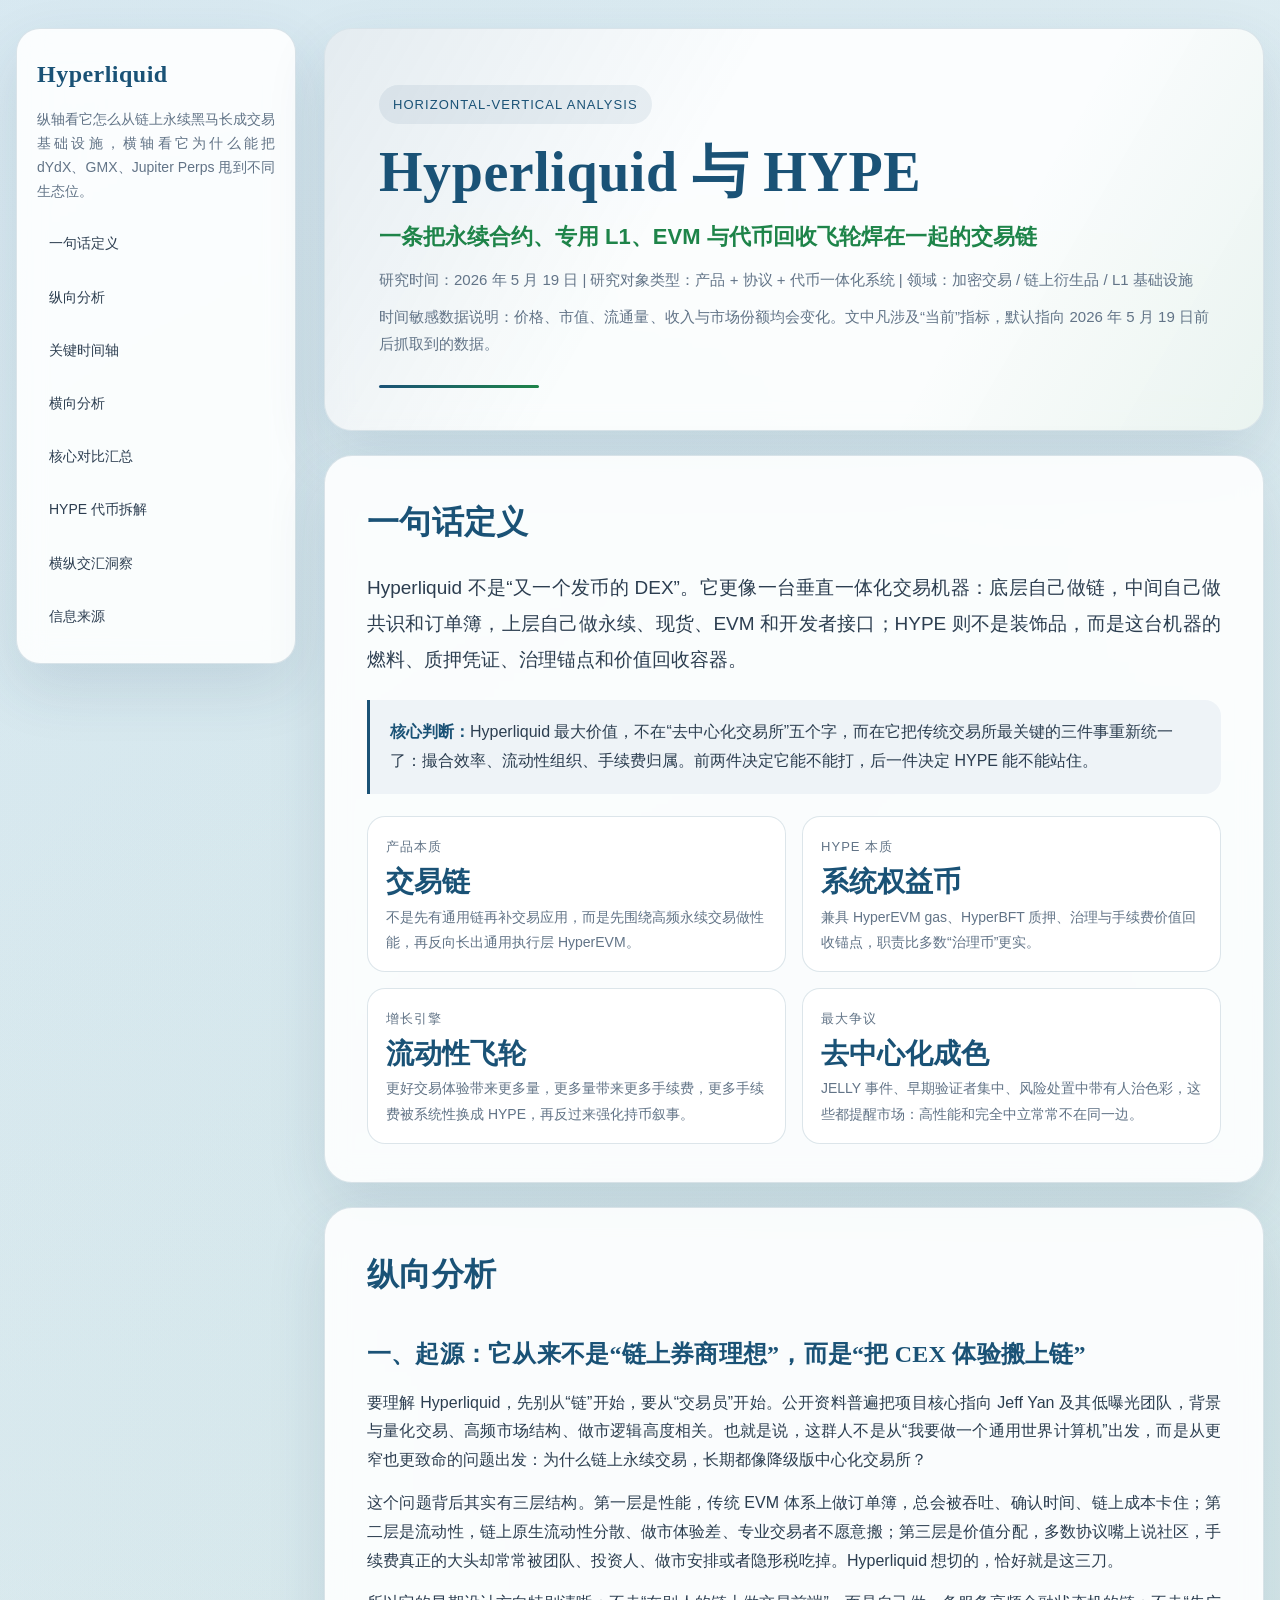
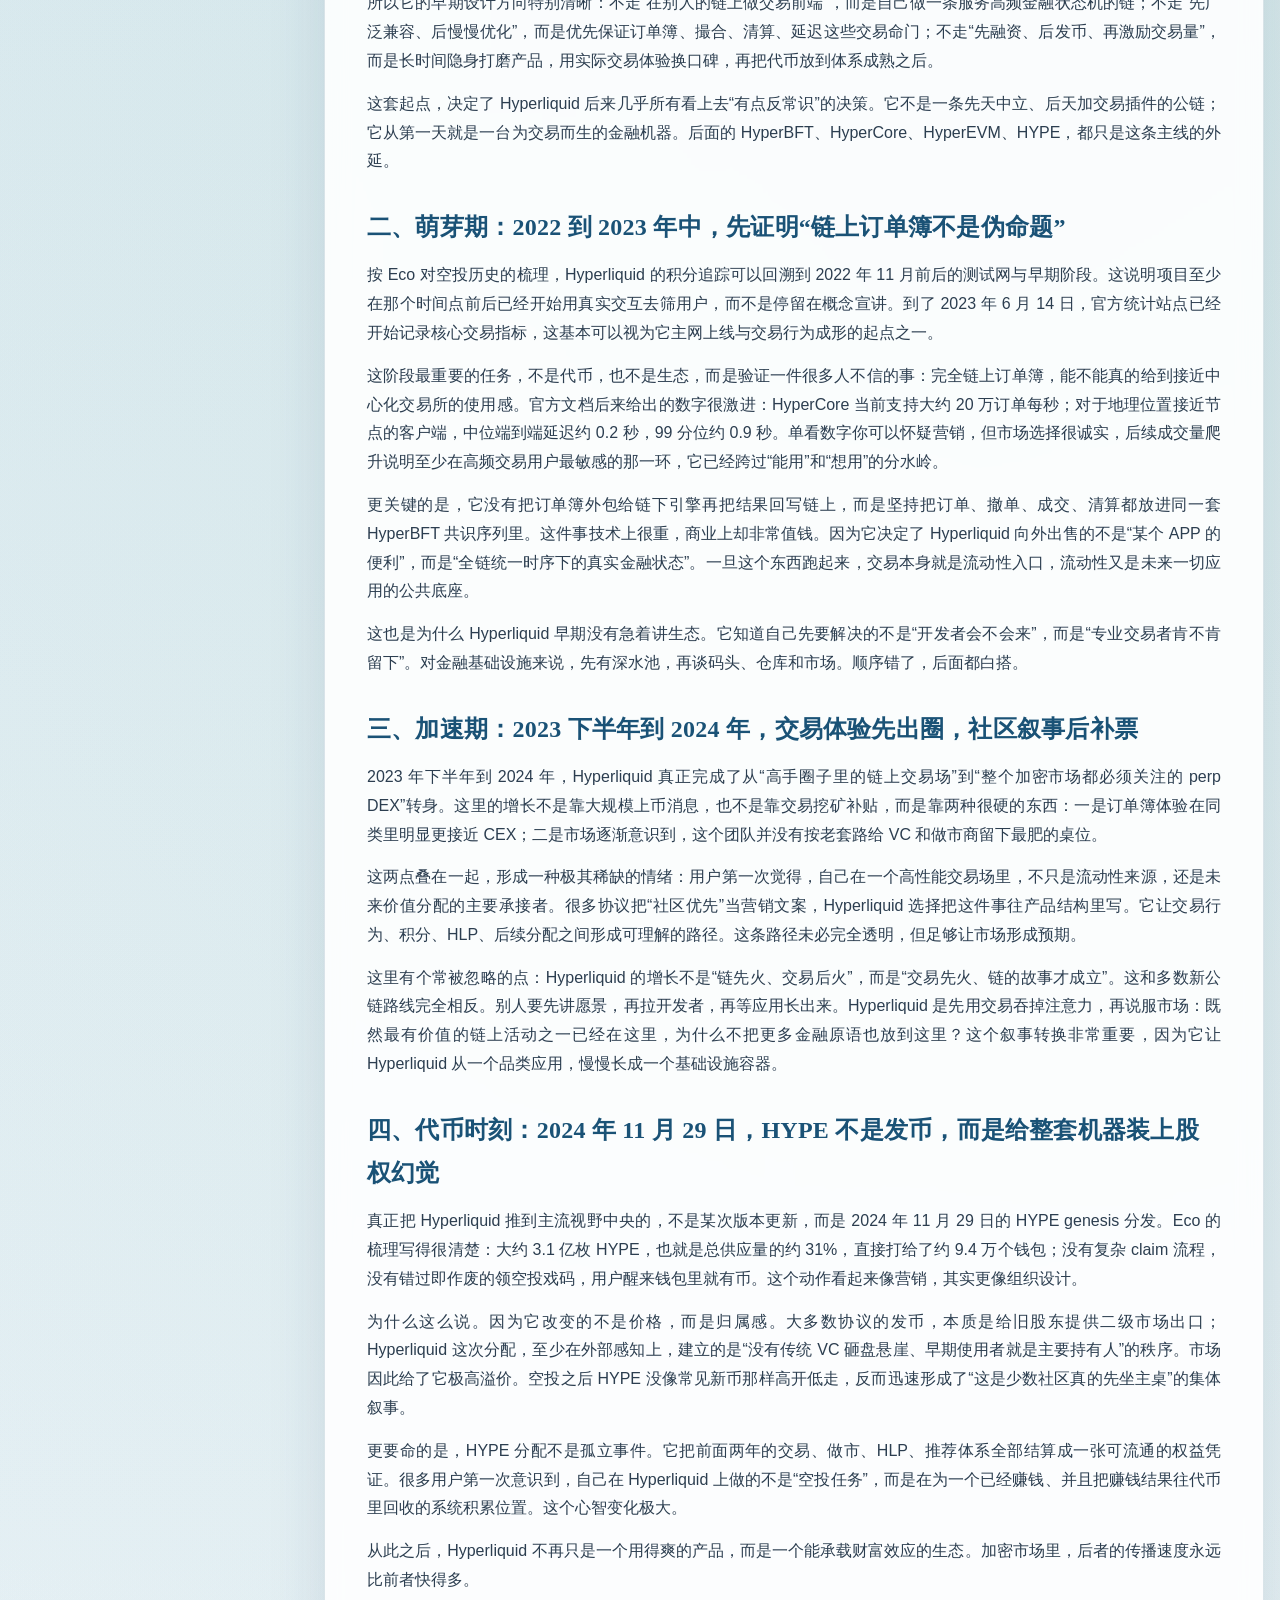
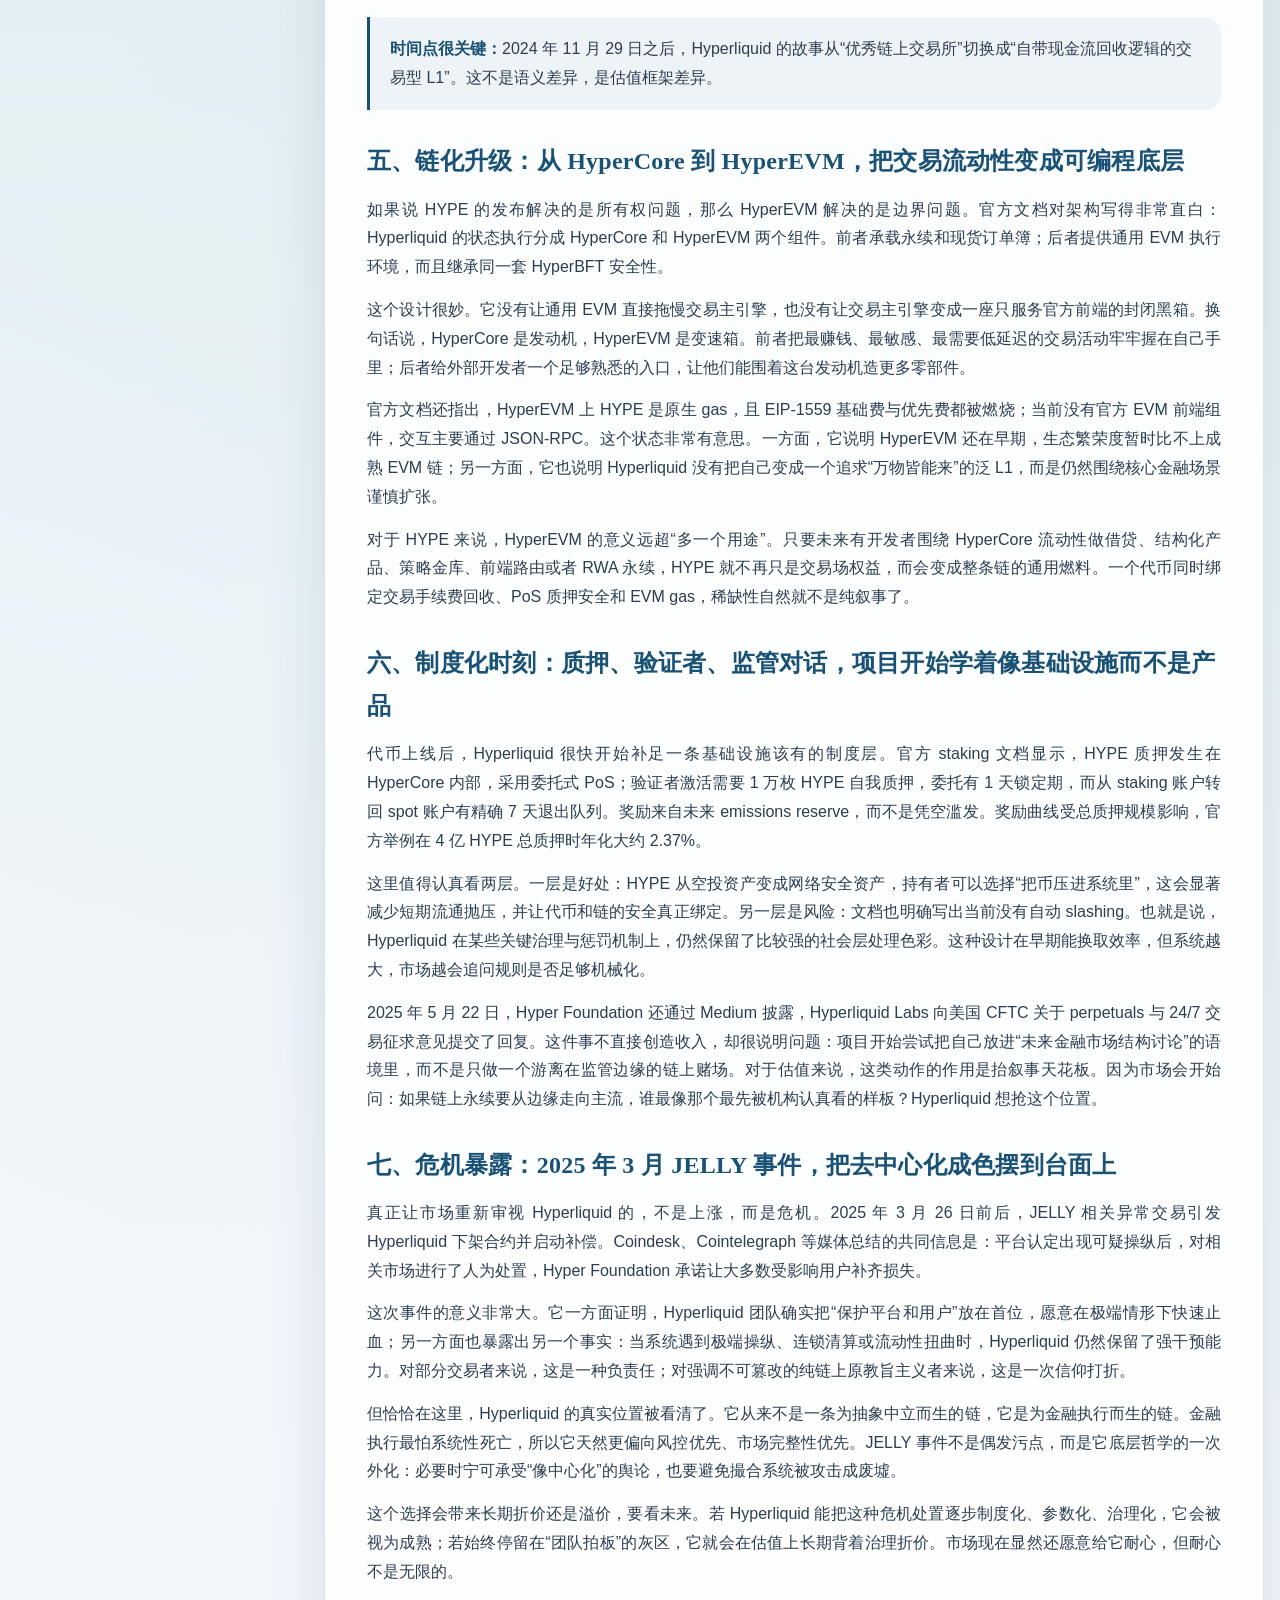
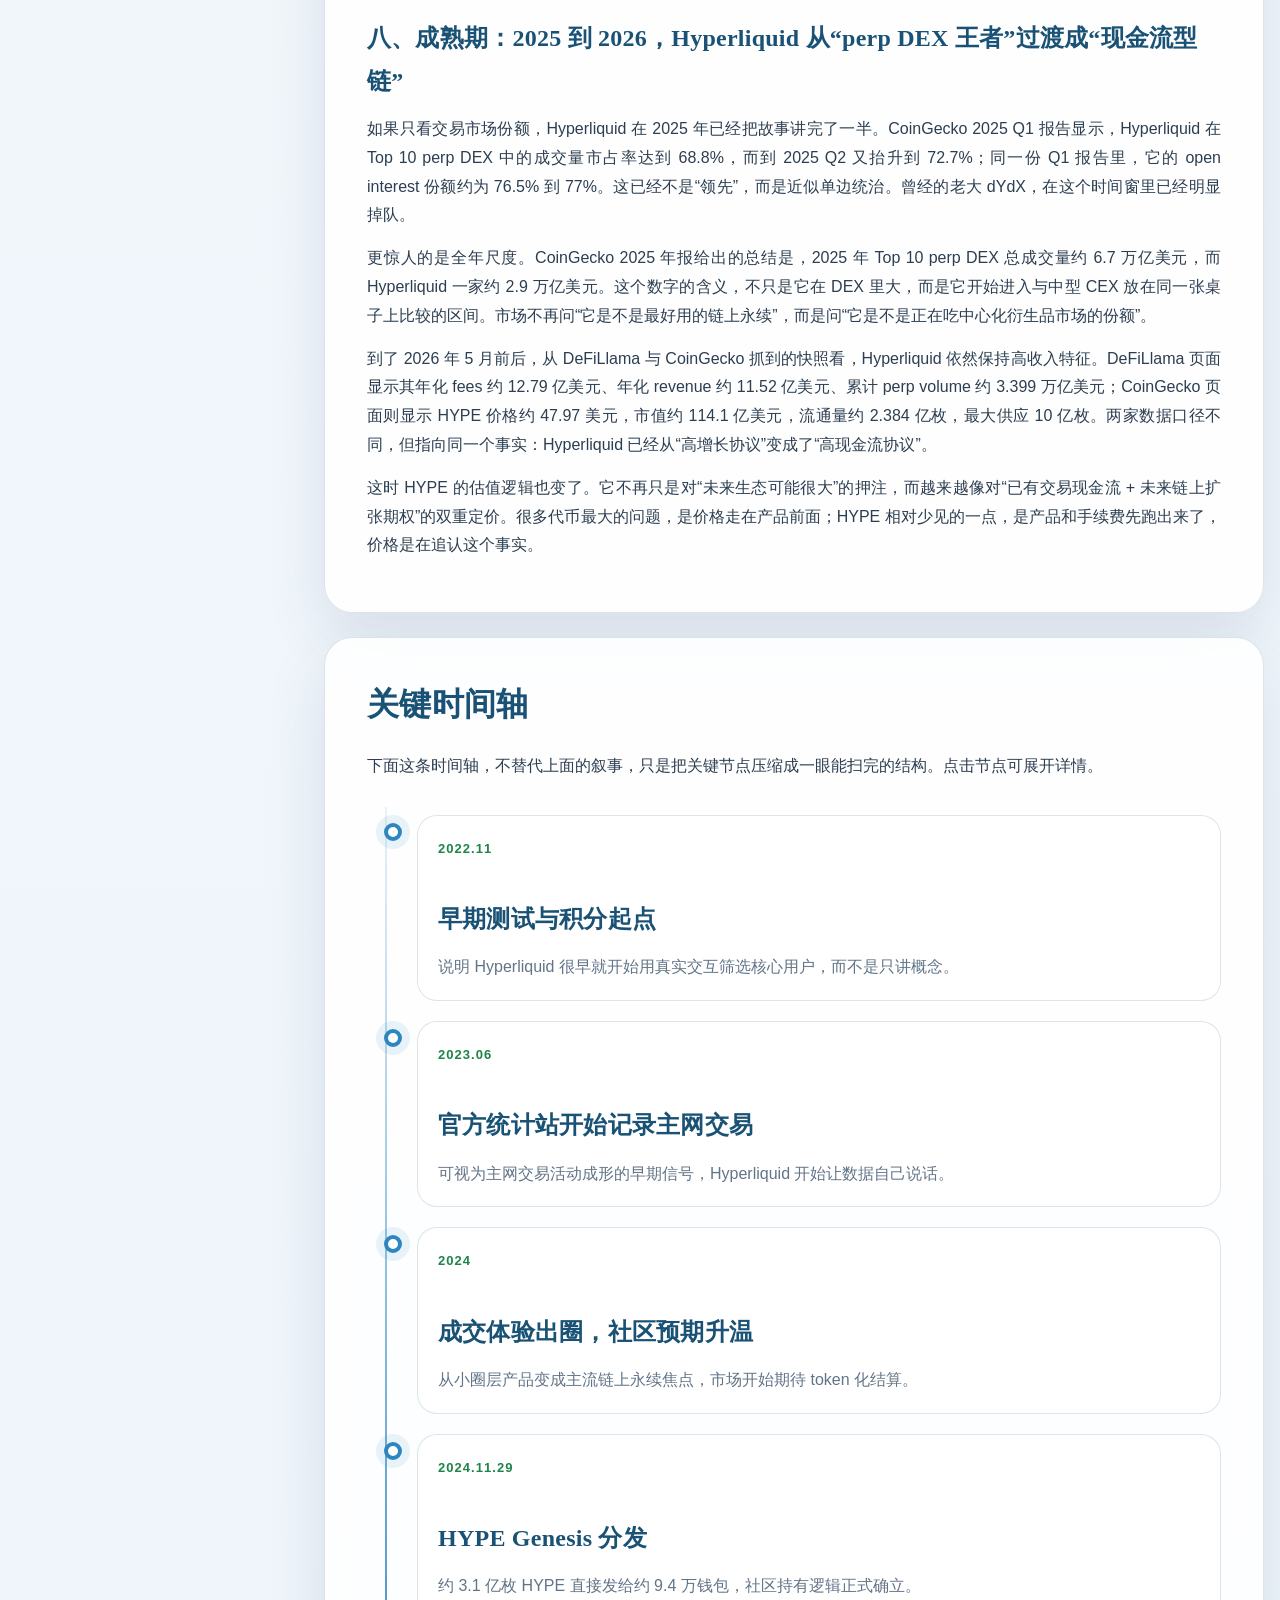
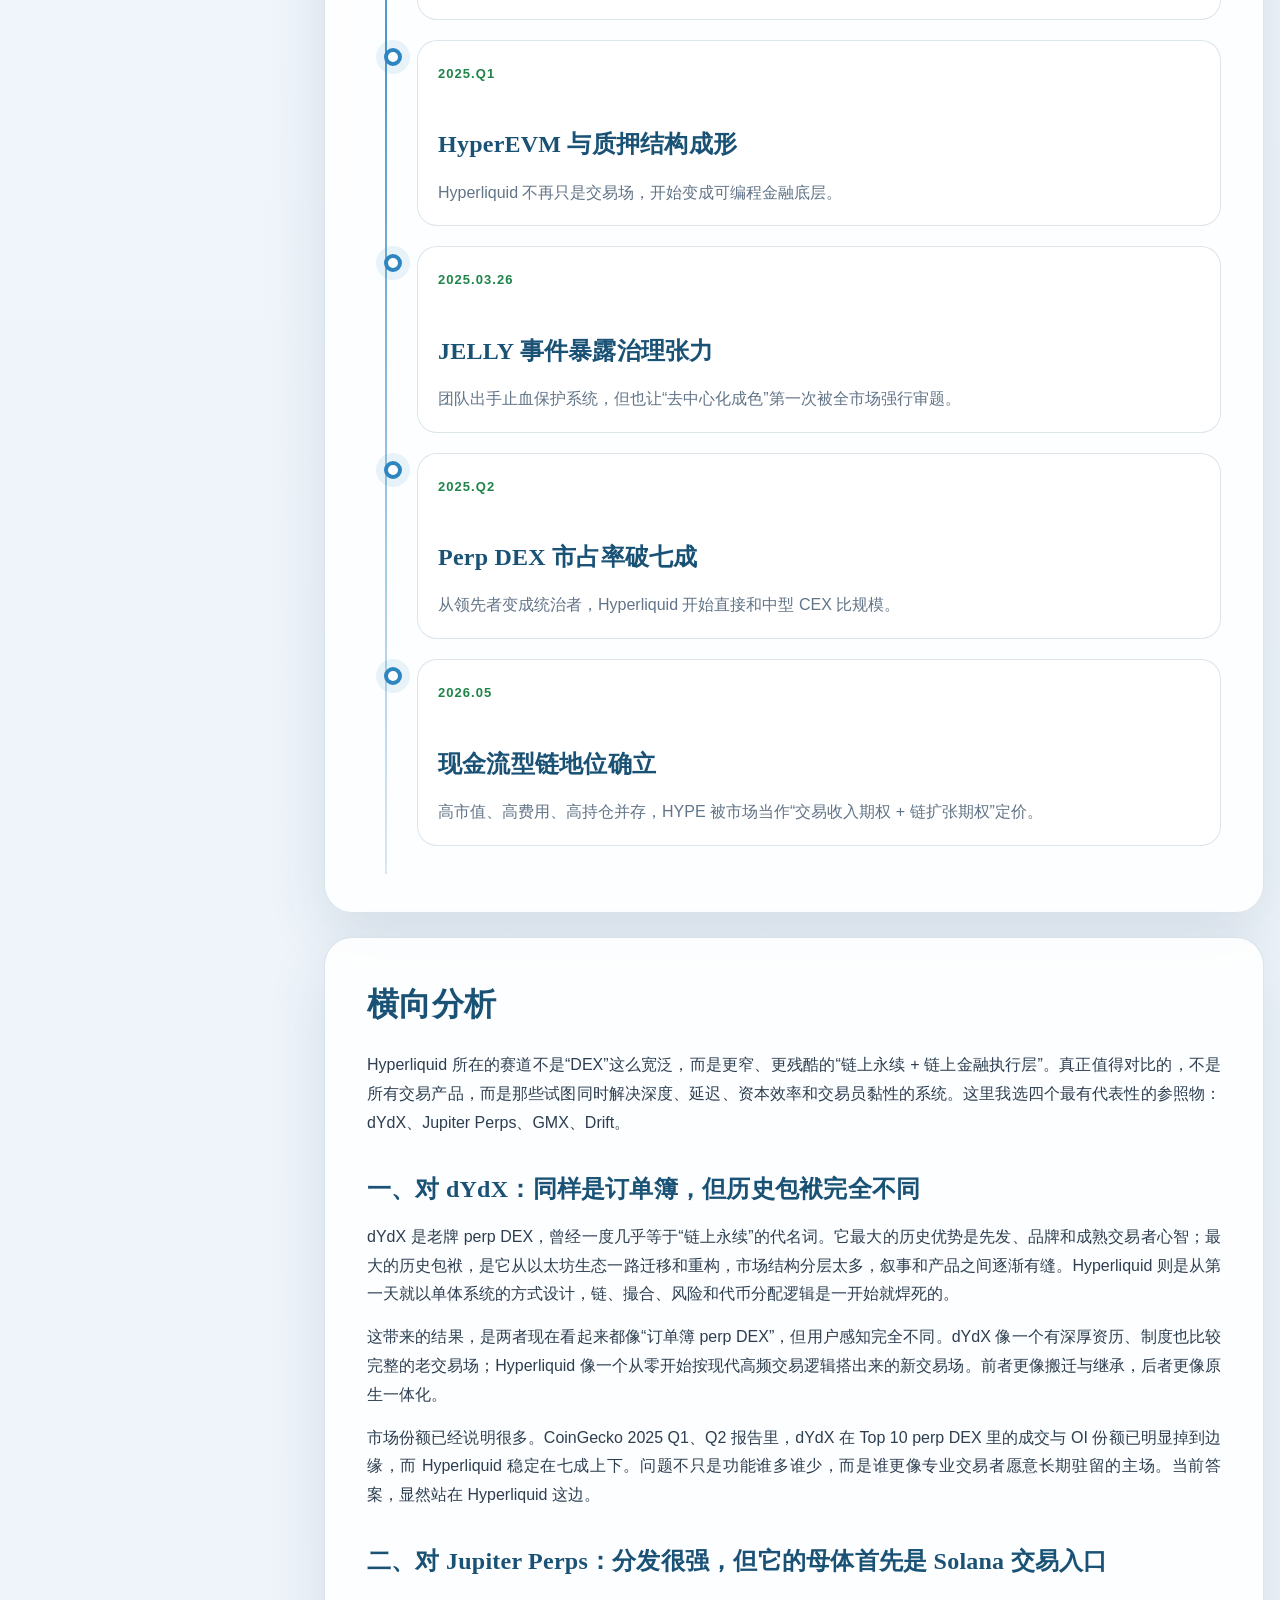
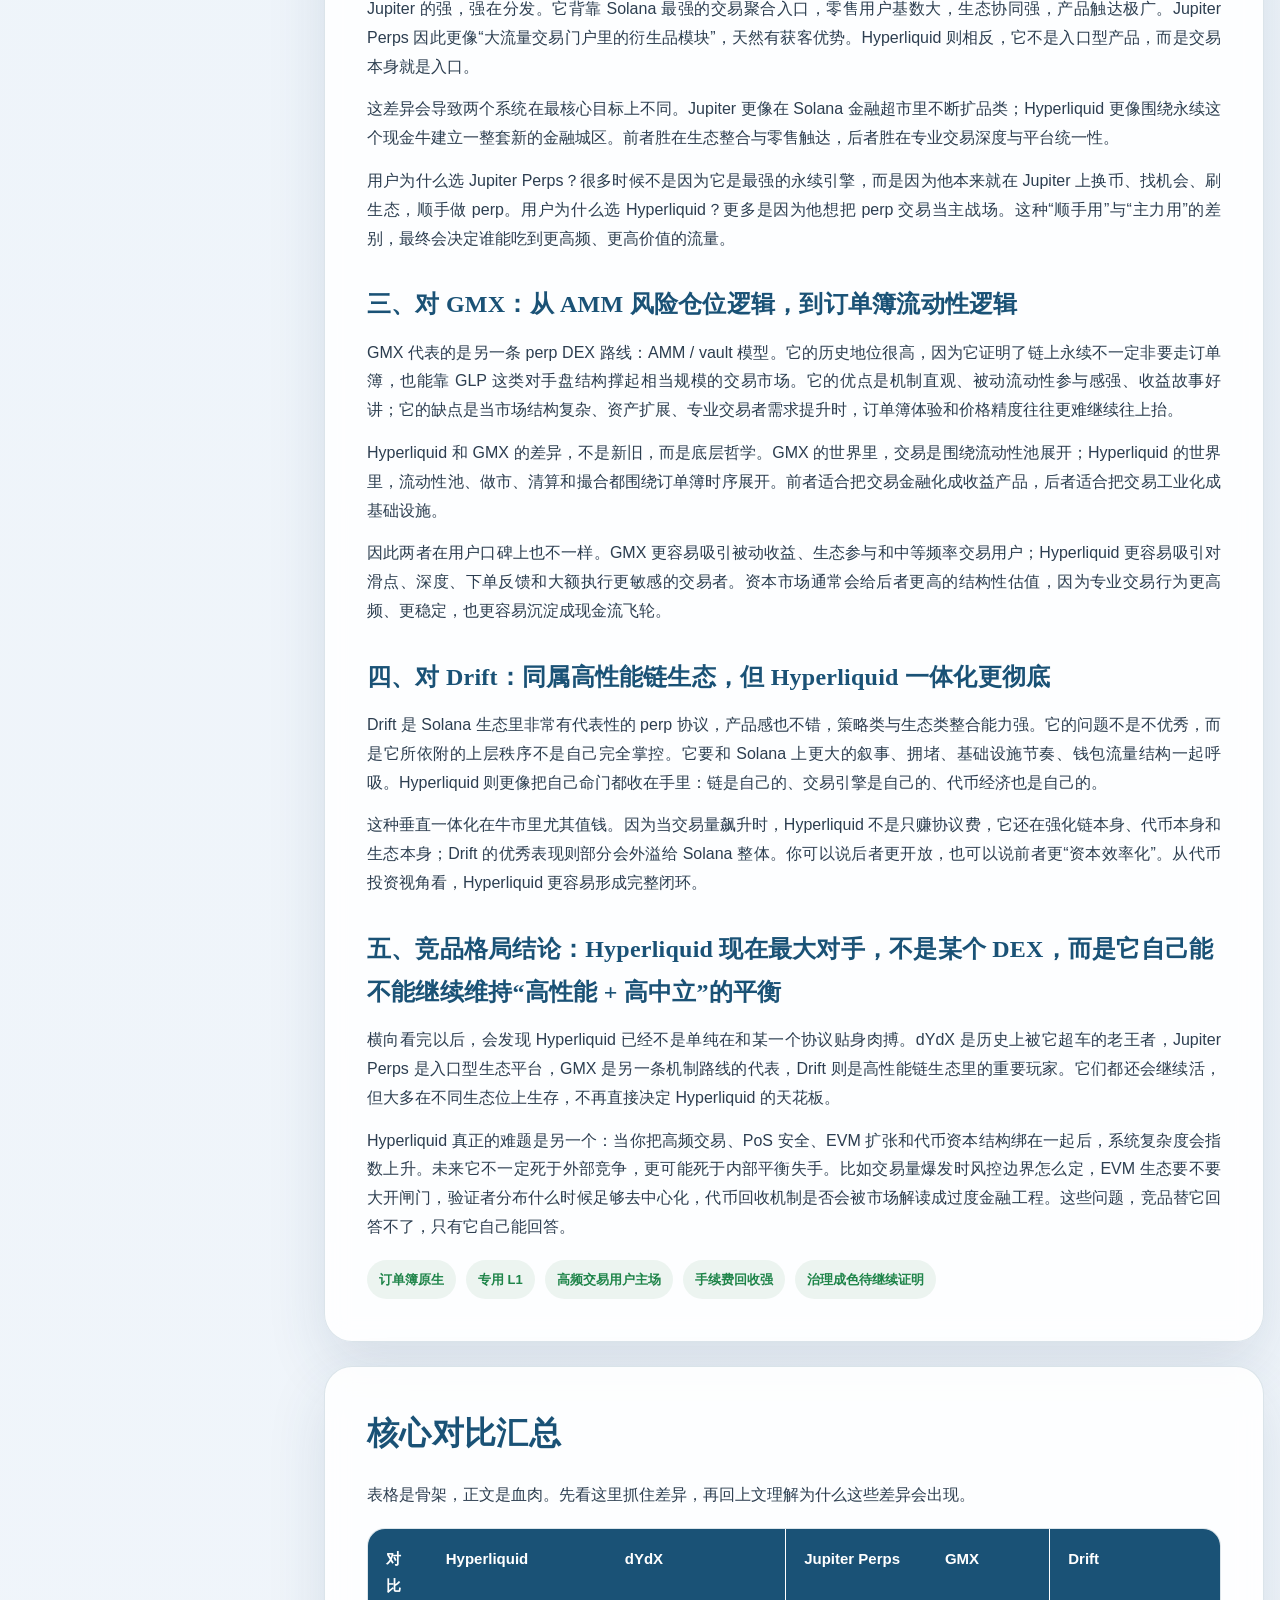
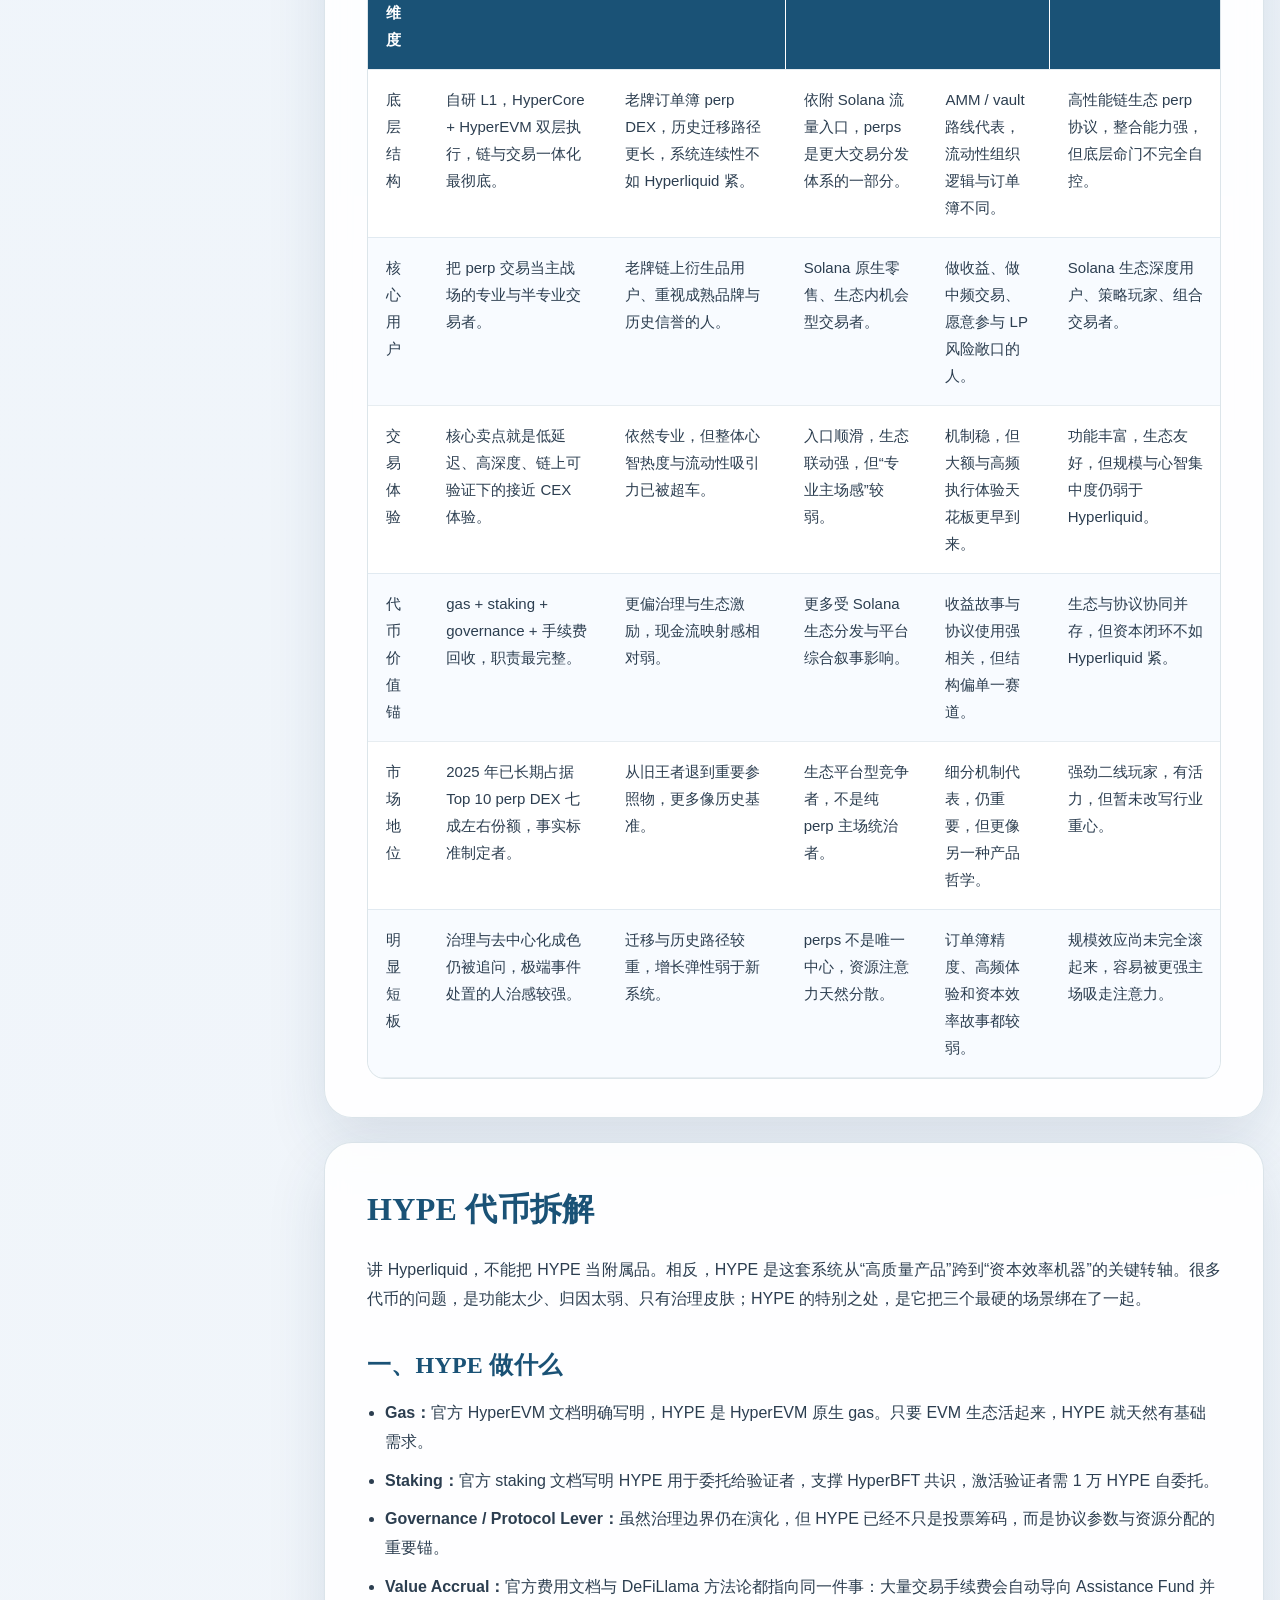
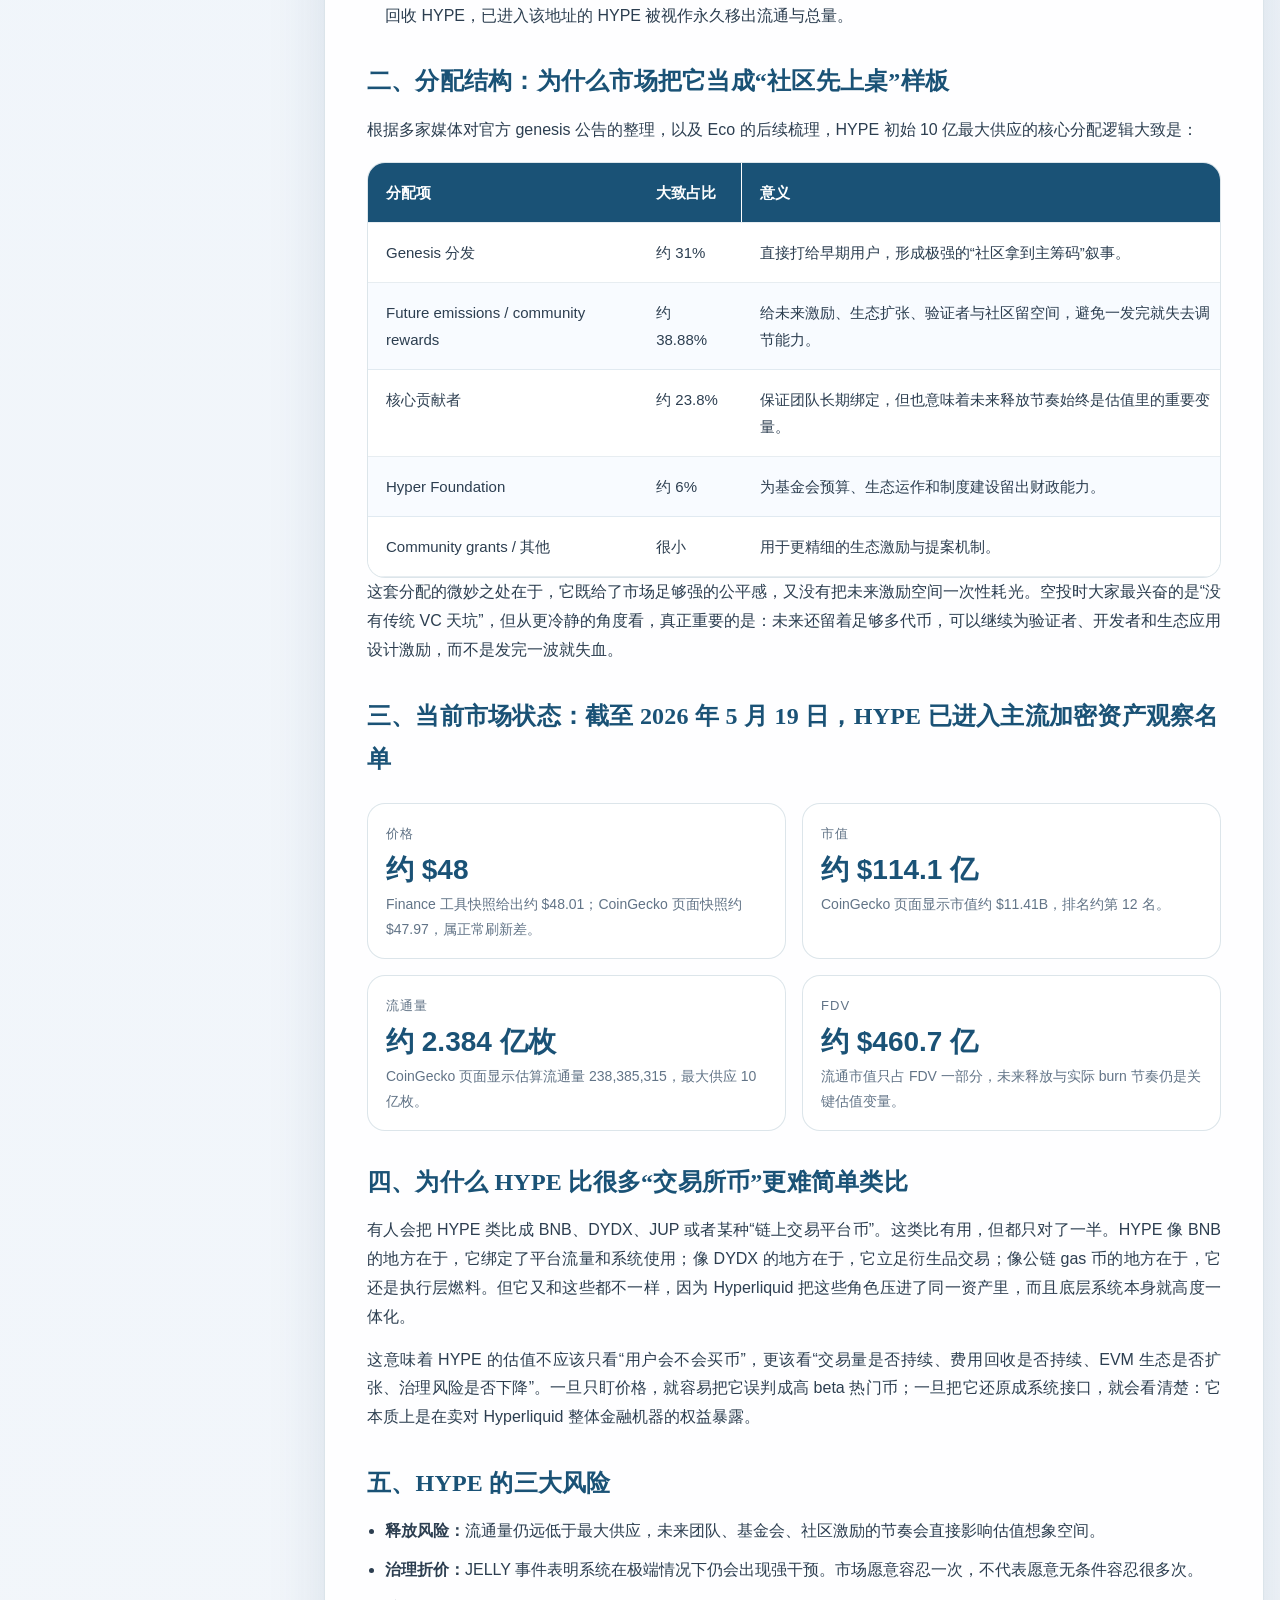
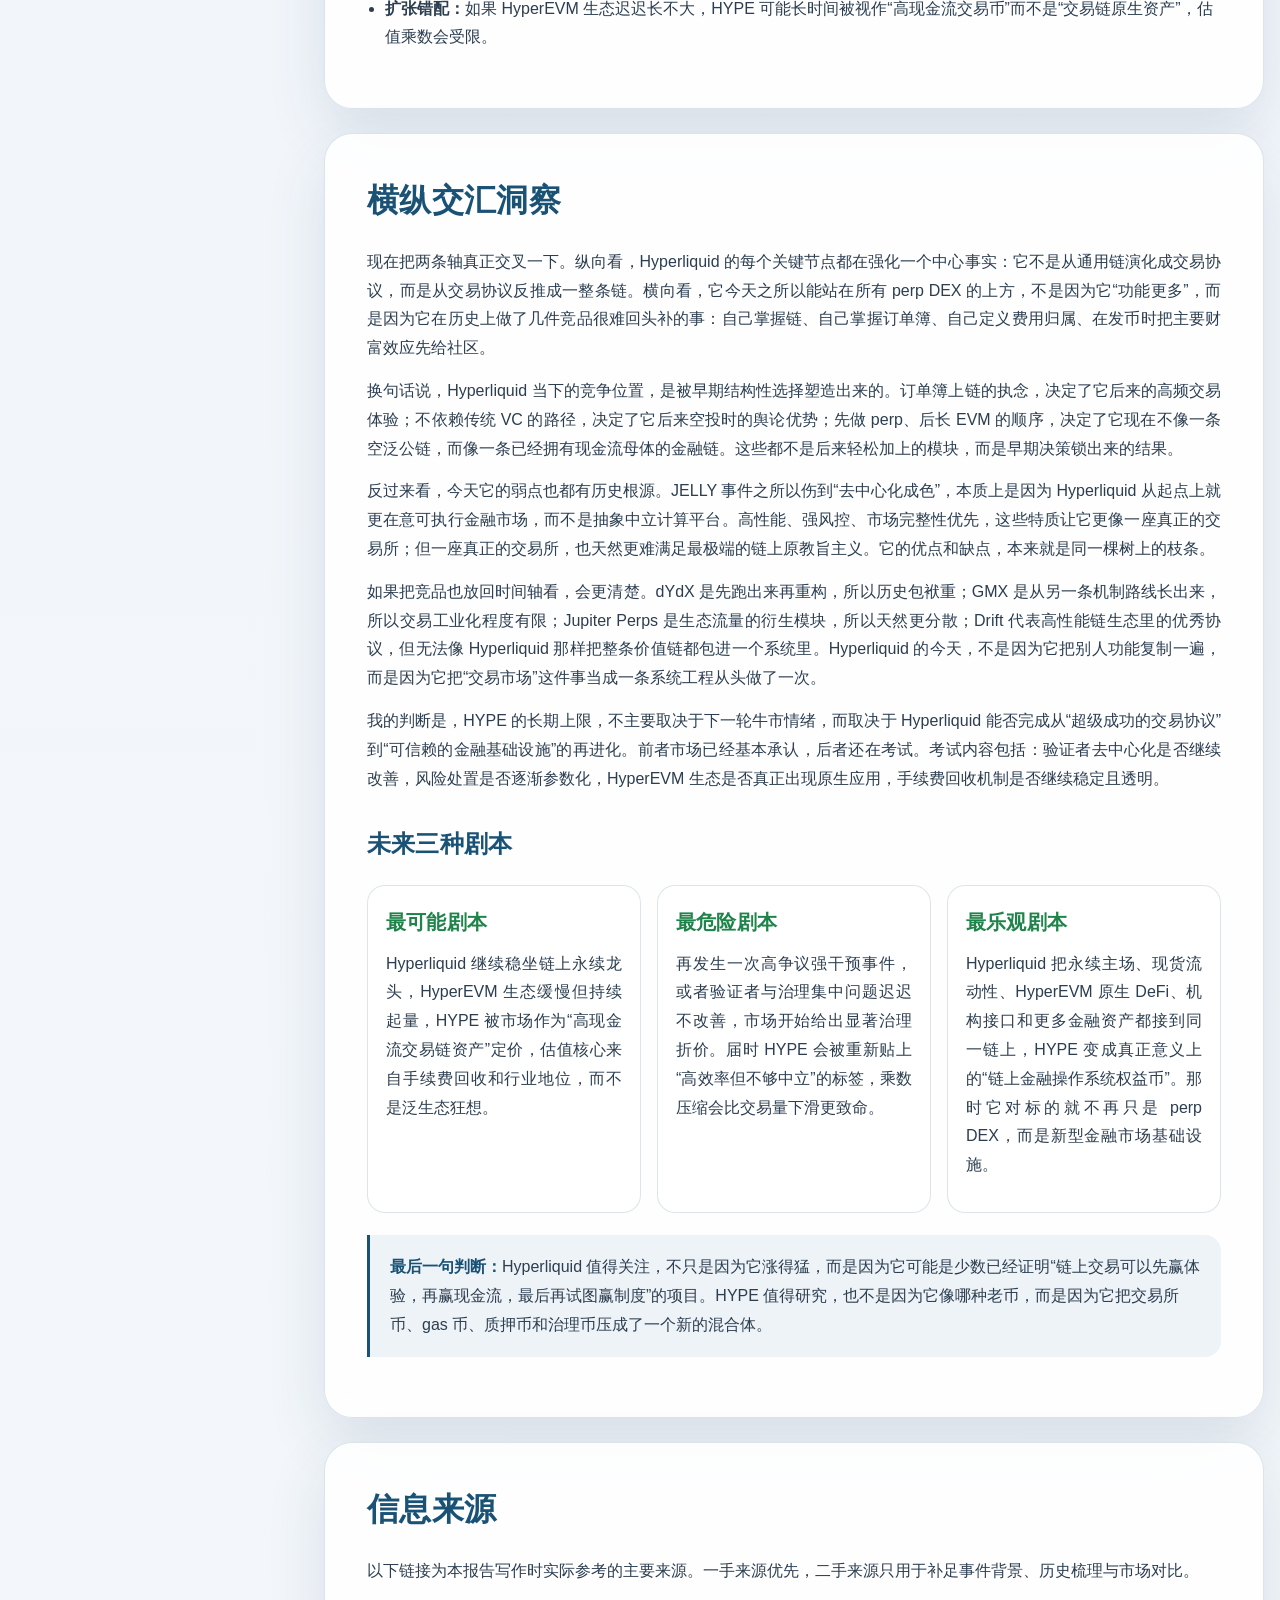
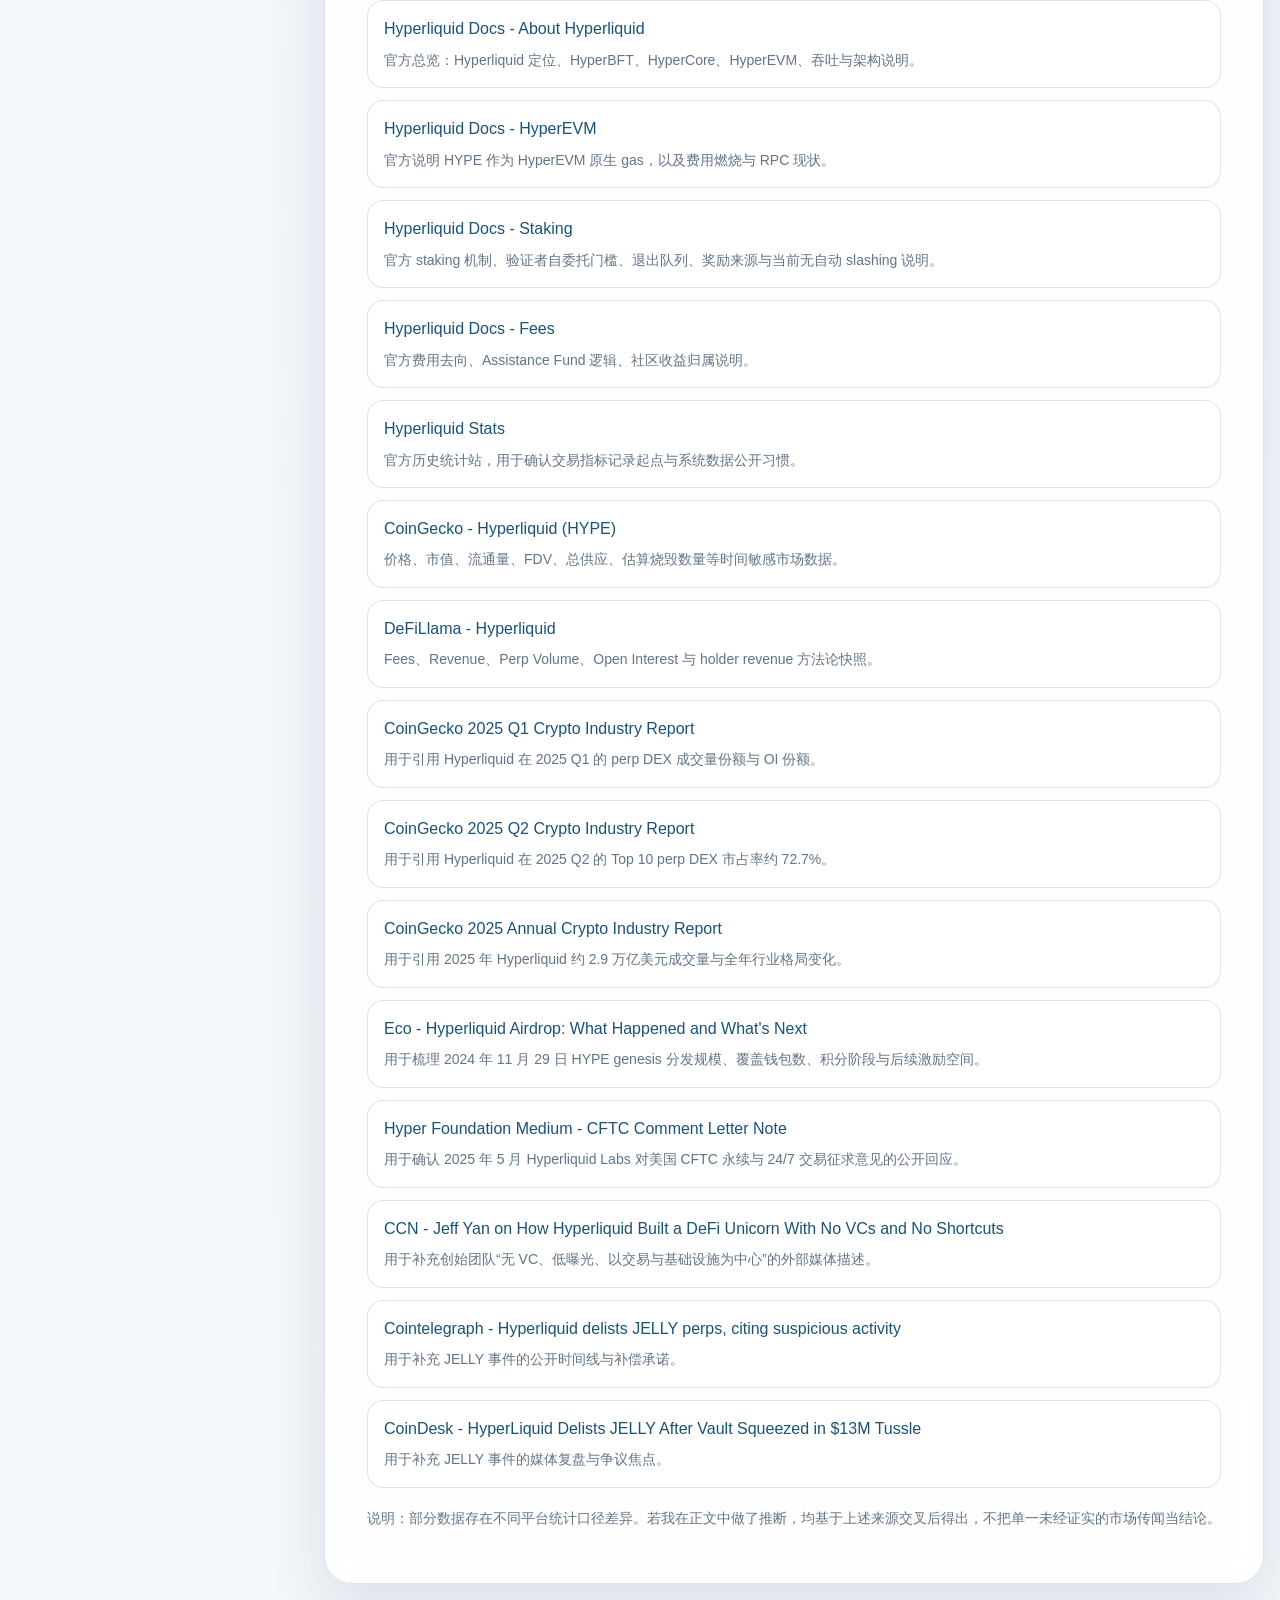
<file: hyperliquid/index.html>
<!DOCTYPE html>
<html lang="zh-CN">
<head>
  <meta charset="UTF-8">
  <meta name="viewport" content="width=device-width, initial-scale=1.0">
  <title>Hyperliquid - 横纵分析法深度研究报告</title>
  <style>
    :root {
      --bg: #f4f7fb;
      --panel: rgba(255, 255, 255, 0.88);
      --panel-solid: #ffffff;
      --line: rgba(26, 82, 118, 0.15);
      --line-strong: #2e86c1;
      --title: #1a5276;
      --subtitle: #1e8449;
      --text: #2c3e50;
      --muted: #627487;
      --accent: #d8ebf8;
      --quote-bg: #eef3f7;
      --shadow: 0 24px 60px rgba(33, 68, 101, 0.12);
    }

    * {
      box-sizing: border-box;
    }

    html {
      scroll-behavior: smooth;
    }

    body {
      margin: 0;
      font-family: "Styrene B", "StyreneB", Inter, "PingFang SC", "Hiragino Sans GB", "Microsoft YaHei", "WenQuanYi Micro Hei", sans-serif;
      color: var(--text);
      background:
        radial-gradient(circle at top left, rgba(46, 134, 193, 0.12), transparent 28%),
        radial-gradient(circle at 85% 10%, rgba(30, 132, 73, 0.10), transparent 22%),
        linear-gradient(180deg, #f8fbff 0%, #eef4fa 45%, #f4f7fb 100%);
      line-height: 1.8;
    }

    a {
      color: var(--title);
      text-decoration: none;
    }

    a:hover {
      text-decoration: underline;
    }

    .layout {
      width: min(1280px, calc(100vw - 32px));
      margin: 0 auto;
      display: grid;
      grid-template-columns: 280px minmax(0, 1fr);
      gap: 28px;
      padding: 28px 0 64px;
    }

    .sidebar {
      position: sticky;
      top: 20px;
      align-self: start;
      background: var(--panel);
      border: 1px solid var(--line);
      border-radius: 24px;
      padding: 24px 20px;
      box-shadow: var(--shadow);
      backdrop-filter: blur(14px);
    }

    .sidebar h2 {
      margin: 0 0 12px;
      font-family: Copernicus, "Tiempos Headline", "Cormorant Garamond", "EB Garamond", Georgia, serif;
      font-size: 24px;
      color: var(--title);
      letter-spacing: 0.02em;
    }

    .sidebar p {
      margin: 0 0 18px;
      color: var(--muted);
      font-size: 14px;
      line-height: 1.7;
    }

    .toc {
      display: flex;
      flex-direction: column;
      gap: 8px;
    }

    .toc a {
      display: block;
      padding: 10px 12px;
      border-radius: 12px;
      color: var(--text);
      font-size: 14px;
      transition: 0.2s ease;
    }

    .toc a:hover {
      background: #eef5fb;
      color: var(--title);
      text-decoration: none;
      transform: translateX(2px);
    }

    .content {
      min-width: 0;
    }

    .cover,
    section {
      background: var(--panel);
      border: 1px solid var(--line);
      border-radius: 28px;
      box-shadow: var(--shadow);
      backdrop-filter: blur(12px);
    }

    .cover {
      padding: 56px 54px 42px;
      position: relative;
      overflow: hidden;
      margin-bottom: 24px;
    }

    .cover::before {
      content: "";
      position: absolute;
      inset: 0;
      background:
        linear-gradient(120deg, rgba(26, 82, 118, 0.10), transparent 38%),
        linear-gradient(300deg, rgba(30, 132, 73, 0.08), transparent 32%);
      pointer-events: none;
    }

    .eyebrow {
      position: relative;
      z-index: 1;
      display: inline-flex;
      align-items: center;
      gap: 10px;
      padding: 8px 14px;
      border-radius: 999px;
      background: rgba(26, 82, 118, 0.08);
      color: var(--title);
      font-size: 13px;
      letter-spacing: 0.08em;
      text-transform: uppercase;
    }

    h1, h2, h3, h4 {
      font-family: Copernicus, "Tiempos Headline", "Cormorant Garamond", "EB Garamond", Georgia, serif;
      margin: 0;
      letter-spacing: 0.01em;
    }

    h1 {
      position: relative;
      z-index: 1;
      margin-top: 18px;
      font-size: clamp(38px, 5vw, 56px);
      color: var(--title);
      line-height: 1.08;
    }

    .subtitle {
      position: relative;
      z-index: 1;
      margin: 14px 0 10px;
      color: var(--subtitle);
      font-size: 22px;
      font-weight: 600;
    }

    .meta,
    .cover-note {
      position: relative;
      z-index: 1;
      color: var(--muted);
      font-size: 15px;
      margin: 10px 0 0;
    }

    .cover-line {
      position: relative;
      z-index: 1;
      width: 160px;
      height: 3px;
      border-radius: 999px;
      background: linear-gradient(90deg, var(--title), var(--subtitle));
      margin: 28px 0 0;
    }

    section {
      padding: 38px 42px;
      margin-bottom: 24px;
    }

    h2 {
      color: var(--title);
      font-size: 32px;
      margin-bottom: 18px;
    }

    h3 {
      color: var(--title);
      font-size: 24px;
      margin: 30px 0 12px;
    }

    h4 {
      color: var(--subtitle);
      font-size: 20px;
      margin: 22px 0 10px;
    }

    p {
      margin: 0 0 14px;
      font-size: 16px;
      text-align: justify;
    }

    .lead {
      font-size: 19px;
      line-height: 1.9;
    }

    .summary-grid,
    .metrics-grid {
      display: grid;
      grid-template-columns: repeat(2, minmax(0, 1fr));
      gap: 16px;
      margin-top: 22px;
    }

    .metric-card {
      background: var(--panel-solid);
      border: 1px solid var(--line);
      border-radius: 18px;
      padding: 18px 18px 16px;
    }

    .metric-card .label {
      font-size: 13px;
      color: var(--muted);
      text-transform: uppercase;
      letter-spacing: 0.08em;
      margin-bottom: 8px;
    }

    .metric-card .value {
      font-size: 28px;
      color: var(--title);
      font-weight: 700;
      line-height: 1.15;
      margin-bottom: 6px;
    }

    .metric-card .desc {
      font-size: 14px;
      color: var(--muted);
      margin: 0;
      text-align: left;
    }

    .quote {
      margin: 22px 0;
      padding: 18px 20px;
      border-left: 3px solid var(--title);
      background: var(--quote-bg);
      border-radius: 0 16px 16px 0;
      color: var(--text);
    }

    .quote strong {
      color: var(--title);
    }

    .tag-row {
      display: flex;
      flex-wrap: wrap;
      gap: 10px;
      margin: 18px 0 4px;
    }

    .tag {
      padding: 8px 12px;
      border-radius: 999px;
      background: rgba(30, 132, 73, 0.08);
      color: var(--subtitle);
      font-size: 13px;
      font-weight: 600;
    }

    .timeline {
      position: relative;
      margin-top: 26px;
      padding: 8px 0 8px 8px;
    }

    .timeline::before {
      content: "";
      position: absolute;
      left: 18px;
      top: 0;
      bottom: 0;
      width: 2px;
      background: linear-gradient(180deg, rgba(46, 134, 193, 0.1), rgba(46, 134, 193, 0.85), rgba(46, 134, 193, 0.18));
    }

    .timeline-node {
      position: relative;
      margin: 0 0 20px 0;
      padding-left: 42px;
      cursor: pointer;
    }

    .timeline-dot {
      position: absolute;
      left: 9px;
      top: 8px;
      width: 18px;
      height: 18px;
      border-radius: 50%;
      background: #ffffff;
      border: 4px solid var(--line-strong);
      box-shadow: 0 0 0 8px rgba(46, 134, 193, 0.10);
    }

    .timeline-content {
      background: var(--panel-solid);
      border: 1px solid var(--line);
      border-radius: 20px;
      padding: 18px 20px;
      transition: 0.22s ease;
    }

    .timeline-node:hover .timeline-content {
      transform: translateY(-2px);
      box-shadow: 0 12px 34px rgba(26, 82, 118, 0.10);
    }

    .timeline-date {
      display: inline-block;
      margin-bottom: 8px;
      color: var(--subtitle);
      font-size: 13px;
      font-weight: 700;
      letter-spacing: 0.08em;
      text-transform: uppercase;
    }

    .timeline-summary {
      margin-bottom: 0;
      color: var(--muted);
    }

    .timeline-detail {
      max-height: 0;
      overflow: hidden;
      transition: max-height 0.25s ease, margin-top 0.25s ease;
      margin-top: 0;
    }

    .timeline-node.expanded .timeline-detail {
      max-height: 280px;
      margin-top: 12px;
    }

    .timeline-node.expanded .timeline-content {
      border-color: rgba(46, 134, 193, 0.35);
      background: linear-gradient(180deg, #ffffff 0%, #f8fbff 100%);
    }

    .table-wrap {
      width: 100%;
      overflow-x: auto;
      border-radius: 18px;
      border: 1px solid var(--line);
      background: var(--panel-solid);
      margin-top: 18px;
    }

    table {
      width: 100%;
      min-width: 860px;
      border-collapse: collapse;
    }

    th,
    td {
      padding: 16px 18px;
      text-align: left;
      vertical-align: top;
      border-bottom: 1px solid rgba(26, 82, 118, 0.10);
      font-size: 15px;
    }

    th {
      background: var(--title);
      color: #ffffff;
      font-weight: 700;
      position: sticky;
      top: 0;
    }

    tbody tr:nth-child(even) {
      background: #f8fbff;
    }

    tbody tr:hover {
      background: #eef5fb;
    }

    ul {
      margin: 10px 0 18px 18px;
      padding: 0;
    }

    li {
      margin-bottom: 10px;
    }

    .scenario-grid {
      display: grid;
      grid-template-columns: repeat(3, minmax(0, 1fr));
      gap: 16px;
      margin-top: 18px;
    }

    .scenario {
      padding: 18px;
      border-radius: 18px;
      border: 1px solid var(--line);
      background: var(--panel-solid);
    }

    .scenario h4 {
      margin-top: 0;
    }

    .sources-list {
      display: grid;
      gap: 12px;
    }

    .source-item {
      padding: 14px 16px;
      border-radius: 16px;
      border: 1px solid var(--line);
      background: var(--panel-solid);
    }

    .source-item p {
      margin: 4px 0 0;
      color: var(--muted);
      font-size: 14px;
      text-align: left;
    }

    .footnote {
      margin-top: 18px;
      color: var(--muted);
      font-size: 14px;
    }

    @media (max-width: 980px) {
      .layout {
        grid-template-columns: 1fr;
      }

      .sidebar {
        position: relative;
        top: 0;
      }

      .summary-grid,
      .metrics-grid,
      .scenario-grid {
        grid-template-columns: 1fr;
      }
    }

    @media (max-width: 640px) {
      .layout {
        width: min(100vw - 16px, 100%);
        padding: 10px 0 36px;
      }

      .cover,
      section {
        padding: 24px 18px;
        border-radius: 20px;
      }

      h2 {
        font-size: 28px;
      }

      h3 {
        font-size: 22px;
      }

      p {
        font-size: 15px;
      }
    }
  </style>
</head>
<body>
  <div class="layout">
    <aside class="sidebar">
      <h2>Hyperliquid</h2>
      <p>纵轴看它怎么从链上永续黑马长成交易基础设施，横轴看它为什么能把 dYdX、GMX、Jupiter Perps 甩到不同生态位。</p>
      <nav class="toc">
        <a href="#definition">一句话定义</a>
        <a href="#longitudinal">纵向分析</a>
        <a href="#timeline">关键时间轴</a>
        <a href="#cross-sectional">横向分析</a>
        <a href="#comparison-table">核心对比汇总</a>
        <a href="#token">HYPE 代币拆解</a>
        <a href="#insights">横纵交汇洞察</a>
        <a href="#sources">信息来源</a>
      </nav>
    </aside>

    <div class="content">
      <header class="cover">
        <div class="eyebrow">Horizontal-Vertical Analysis</div>
        <h1>Hyperliquid 与 HYPE</h1>
        <p class="subtitle">一条把永续合约、专用 L1、EVM 与代币回收飞轮焊在一起的交易链</p>
        <p class="meta">研究时间：2026 年 5 月 19 日 | 研究对象类型：产品 + 协议 + 代币一体化系统 | 领域：加密交易 / 链上衍生品 / L1 基础设施</p>
        <p class="cover-note">时间敏感数据说明：价格、市值、流通量、收入与市场份额均会变化。文中凡涉及“当前”指标，默认指向 2026 年 5 月 19 日前后抓取到的数据。</p>
        <div class="cover-line"></div>
      </header>

      <section id="definition">
        <h2>一句话定义</h2>
        <p class="lead">Hyperliquid 不是“又一个发币的 DEX”。它更像一台垂直一体化交易机器：底层自己做链，中间自己做共识和订单簿，上层自己做永续、现货、EVM 和开发者接口；HYPE 则不是装饰品，而是这台机器的燃料、质押凭证、治理锚点和价值回收容器。</p>
        <div class="quote">
          <strong>核心判断：</strong>Hyperliquid 最大价值，不在“去中心化交易所”五个字，而在它把传统交易所最关键的三件事重新统一了：撮合效率、流动性组织、手续费归属。前两件决定它能不能打，后一件决定 HYPE 能不能站住。
        </div>
        <div class="summary-grid">
          <div class="metric-card">
            <div class="label">产品本质</div>
            <div class="value">交易链</div>
            <p class="desc">不是先有通用链再补交易应用，而是先围绕高频永续交易做性能，再反向长出通用执行层 HyperEVM。</p>
          </div>
          <div class="metric-card">
            <div class="label">HYPE 本质</div>
            <div class="value">系统权益币</div>
            <p class="desc">兼具 HyperEVM gas、HyperBFT 质押、治理与手续费价值回收锚点，职责比多数“治理币”更实。</p>
          </div>
          <div class="metric-card">
            <div class="label">增长引擎</div>
            <div class="value">流动性飞轮</div>
            <p class="desc">更好交易体验带来更多量，更多量带来更多手续费，更多手续费被系统性换成 HYPE，再反过来强化持币叙事。</p>
          </div>
          <div class="metric-card">
            <div class="label">最大争议</div>
            <div class="value">去中心化成色</div>
            <p class="desc">JELLY 事件、早期验证者集中、风险处置中带有人治色彩，这些都提醒市场：高性能和完全中立常常不在同一边。</p>
          </div>
        </div>
      </section>

      <section id="longitudinal">
        <h2>纵向分析</h2>
        <h3>一、起源：它从来不是“链上券商理想”，而是“把 CEX 体验搬上链”</h3>
        <p>要理解 Hyperliquid，先别从“链”开始，要从“交易员”开始。公开资料普遍把项目核心指向 Jeff Yan 及其低曝光团队，背景与量化交易、高频市场结构、做市逻辑高度相关。也就是说，这群人不是从“我要做一个通用世界计算机”出发，而是从更窄也更致命的问题出发：为什么链上永续交易，长期都像降级版中心化交易所？</p>
        <p>这个问题背后其实有三层结构。第一层是性能，传统 EVM 体系上做订单簿，总会被吞吐、确认时间、链上成本卡住；第二层是流动性，链上原生流动性分散、做市体验差、专业交易者不愿意搬；第三层是价值分配，多数协议嘴上说社区，手续费真正的大头却常常被团队、投资人、做市安排或者隐形税吃掉。Hyperliquid 想切的，恰好就是这三刀。</p>
        <p>所以它的早期设计方向特别清晰：不走“在别人的链上做交易前端”，而是自己做一条服务高频金融状态机的链；不走“先广泛兼容、后慢慢优化”，而是优先保证订单簿、撮合、清算、延迟这些交易命门；不走“先融资、后发币、再激励交易量”，而是长时间隐身打磨产品，用实际交易体验换口碑，再把代币放到体系成熟之后。</p>
        <p>这套起点，决定了 Hyperliquid 后来几乎所有看上去“有点反常识”的决策。它不是一条先天中立、后天加交易插件的公链；它从第一天就是一台为交易而生的金融机器。后面的 HyperBFT、HyperCore、HyperEVM、HYPE，都只是这条主线的外延。</p>

        <h3>二、萌芽期：2022 到 2023 年中，先证明“链上订单簿不是伪命题”</h3>
        <p>按 Eco 对空投历史的梳理，Hyperliquid 的积分追踪可以回溯到 2022 年 11 月前后的测试网与早期阶段。这说明项目至少在那个时间点前后已经开始用真实交互去筛用户，而不是停留在概念宣讲。到了 2023 年 6 月 14 日，官方统计站点已经开始记录核心交易指标，这基本可以视为它主网上线与交易行为成形的起点之一。</p>
        <p>这阶段最重要的任务，不是代币，也不是生态，而是验证一件很多人不信的事：完全链上订单簿，能不能真的给到接近中心化交易所的使用感。官方文档后来给出的数字很激进：HyperCore 当前支持大约 20 万订单每秒；对于地理位置接近节点的客户端，中位端到端延迟约 0.2 秒，99 分位约 0.9 秒。单看数字你可以怀疑营销，但市场选择很诚实，后续成交量爬升说明至少在高频交易用户最敏感的那一环，它已经跨过“能用”和“想用”的分水岭。</p>
        <p>更关键的是，它没有把订单簿外包给链下引擎再把结果回写链上，而是坚持把订单、撤单、成交、清算都放进同一套 HyperBFT 共识序列里。这件事技术上很重，商业上却非常值钱。因为它决定了 Hyperliquid 向外出售的不是“某个 APP 的便利”，而是“全链统一时序下的真实金融状态”。一旦这个东西跑起来，交易本身就是流动性入口，流动性又是未来一切应用的公共底座。</p>
        <p>这也是为什么 Hyperliquid 早期没有急着讲生态。它知道自己先要解决的不是“开发者会不会来”，而是“专业交易者肯不肯留下”。对金融基础设施来说，先有深水池，再谈码头、仓库和市场。顺序错了，后面都白搭。</p>

        <h3>三、加速期：2023 下半年到 2024 年，交易体验先出圈，社区叙事后补票</h3>
        <p>2023 年下半年到 2024 年，Hyperliquid 真正完成了从“高手圈子里的链上交易场”到“整个加密市场都必须关注的 perp DEX”转身。这里的增长不是靠大规模上币消息，也不是靠交易挖矿补贴，而是靠两种很硬的东西：一是订单簿体验在同类里明显更接近 CEX；二是市场逐渐意识到，这个团队并没有按老套路给 VC 和做市商留下最肥的桌位。</p>
        <p>这两点叠在一起，形成一种极其稀缺的情绪：用户第一次觉得，自己在一个高性能交易场里，不只是流动性来源，还是未来价值分配的主要承接者。很多协议把“社区优先”当营销文案，Hyperliquid 选择把这件事往产品结构里写。它让交易行为、积分、HLP、后续分配之间形成可理解的路径。这条路径未必完全透明，但足够让市场形成预期。</p>
        <p>这里有个常被忽略的点：Hyperliquid 的增长不是“链先火、交易后火”，而是“交易先火、链的故事才成立”。这和多数新公链路线完全相反。别人要先讲愿景，再拉开发者，再等应用长出来。Hyperliquid 是先用交易吞掉注意力，再说服市场：既然最有价值的链上活动之一已经在这里，为什么不把更多金融原语也放到这里？这个叙事转换非常重要，因为它让 Hyperliquid 从一个品类应用，慢慢长成一个基础设施容器。</p>

        <h3>四、代币时刻：2024 年 11 月 29 日，HYPE 不是发币，而是给整套机器装上股权幻觉</h3>
        <p>真正把 Hyperliquid 推到主流视野中央的，不是某次版本更新，而是 2024 年 11 月 29 日的 HYPE genesis 分发。Eco 的梳理写得很清楚：大约 3.1 亿枚 HYPE，也就是总供应量的约 31%，直接打给了约 9.4 万个钱包；没有复杂 claim 流程，没有错过即作废的领空投戏码，用户醒来钱包里就有币。这个动作看起来像营销，其实更像组织设计。</p>
        <p>为什么这么说。因为它改变的不是价格，而是归属感。大多数协议的发币，本质是给旧股东提供二级市场出口；Hyperliquid 这次分配，至少在外部感知上，建立的是“没有传统 VC 砸盘悬崖、早期使用者就是主要持有人”的秩序。市场因此给了它极高溢价。空投之后 HYPE 没像常见新币那样高开低走，反而迅速形成了“这是少数社区真的先坐主桌”的集体叙事。</p>
        <p>更要命的是，HYPE 分配不是孤立事件。它把前面两年的交易、做市、HLP、推荐体系全部结算成一张可流通的权益凭证。很多用户第一次意识到，自己在 Hyperliquid 上做的不是“空投任务”，而是在为一个已经赚钱、并且把赚钱结果往代币里回收的系统积累位置。这个心智变化极大。</p>
        <p>从此之后，Hyperliquid 不再只是一个用得爽的产品，而是一个能承载财富效应的生态。加密市场里，后者的传播速度永远比前者快得多。</p>
        <div class="quote">
          <strong>时间点很关键：</strong>2024 年 11 月 29 日之后，Hyperliquid 的故事从“优秀链上交易所”切换成“自带现金流回收逻辑的交易型 L1”。这不是语义差异，是估值框架差异。
        </div>

        <h3>五、链化升级：从 HyperCore 到 HyperEVM，把交易流动性变成可编程底层</h3>
        <p>如果说 HYPE 的发布解决的是所有权问题，那么 HyperEVM 解决的是边界问题。官方文档对架构写得非常直白：Hyperliquid 的状态执行分成 HyperCore 和 HyperEVM 两个组件。前者承载永续和现货订单簿；后者提供通用 EVM 执行环境，而且继承同一套 HyperBFT 安全性。</p>
        <p>这个设计很妙。它没有让通用 EVM 直接拖慢交易主引擎，也没有让交易主引擎变成一座只服务官方前端的封闭黑箱。换句话说，HyperCore 是发动机，HyperEVM 是变速箱。前者把最赚钱、最敏感、最需要低延迟的交易活动牢牢握在自己手里；后者给外部开发者一个足够熟悉的入口，让他们能围着这台发动机造更多零部件。</p>
        <p>官方文档还指出，HyperEVM 上 HYPE 是原生 gas，且 EIP-1559 基础费与优先费都被燃烧；当前没有官方 EVM 前端组件，交互主要通过 JSON-RPC。这个状态非常有意思。一方面，它说明 HyperEVM 还在早期，生态繁荣度暂时比不上成熟 EVM 链；另一方面，它也说明 Hyperliquid 没有把自己变成一个追求“万物皆能来”的泛 L1，而是仍然围绕核心金融场景谨慎扩张。</p>
        <p>对于 HYPE 来说，HyperEVM 的意义远超“多一个用途”。只要未来有开发者围绕 HyperCore 流动性做借贷、结构化产品、策略金库、前端路由或者 RWA 永续，HYPE 就不再只是交易场权益，而会变成整条链的通用燃料。一个代币同时绑定交易手续费回收、PoS 质押安全和 EVM gas，稀缺性自然就不是纯叙事了。</p>

        <h3>六、制度化时刻：质押、验证者、监管对话，项目开始学着像基础设施而不是产品</h3>
        <p>代币上线后，Hyperliquid 很快开始补足一条基础设施该有的制度层。官方 staking 文档显示，HYPE 质押发生在 HyperCore 内部，采用委托式 PoS；验证者激活需要 1 万枚 HYPE 自我质押，委托有 1 天锁定期，而从 staking 账户转回 spot 账户有精确 7 天退出队列。奖励来自未来 emissions reserve，而不是凭空滥发。奖励曲线受总质押规模影响，官方举例在 4 亿 HYPE 总质押时年化大约 2.37%。</p>
        <p>这里值得认真看两层。一层是好处：HYPE 从空投资产变成网络安全资产，持有者可以选择“把币压进系统里”，这会显著减少短期流通抛压，并让代币和链的安全真正绑定。另一层是风险：文档也明确写出当前没有自动 slashing。也就是说，Hyperliquid 在某些关键治理与惩罚机制上，仍然保留了比较强的社会层处理色彩。这种设计在早期能换取效率，但系统越大，市场越会追问规则是否足够机械化。</p>
        <p>2025 年 5 月 22 日，Hyper Foundation 还通过 Medium 披露，Hyperliquid Labs 向美国 CFTC 关于 perpetuals 与 24/7 交易征求意见提交了回复。这件事不直接创造收入，却很说明问题：项目开始尝试把自己放进“未来金融市场结构讨论”的语境里，而不是只做一个游离在监管边缘的链上赌场。对于估值来说，这类动作的作用是抬叙事天花板。因为市场会开始问：如果链上永续要从边缘走向主流，谁最像那个最先被机构认真看的样板？Hyperliquid 想抢这个位置。</p>

        <h3>七、危机暴露：2025 年 3 月 JELLY 事件，把去中心化成色摆到台面上</h3>
        <p>真正让市场重新审视 Hyperliquid 的，不是上涨，而是危机。2025 年 3 月 26 日前后，JELLY 相关异常交易引发 Hyperliquid 下架合约并启动补偿。Coindesk、Cointelegraph 等媒体总结的共同信息是：平台认定出现可疑操纵后，对相关市场进行了人为处置，Hyper Foundation 承诺让大多数受影响用户补齐损失。</p>
        <p>这次事件的意义非常大。它一方面证明，Hyperliquid 团队确实把“保护平台和用户”放在首位，愿意在极端情形下快速止血；另一方面也暴露出另一个事实：当系统遇到极端操纵、连锁清算或流动性扭曲时，Hyperliquid 仍然保留了强干预能力。对部分交易者来说，这是一种负责任；对强调不可篡改的纯链上原教旨主义者来说，这是一次信仰打折。</p>
        <p>但恰恰在这里，Hyperliquid 的真实位置被看清了。它从来不是一条为抽象中立而生的链，它是为金融执行而生的链。金融执行最怕系统性死亡，所以它天然更偏向风控优先、市场完整性优先。JELLY 事件不是偶发污点，而是它底层哲学的一次外化：必要时宁可承受“像中心化”的舆论，也要避免撮合系统被攻击成废墟。</p>
        <p>这个选择会带来长期折价还是溢价，要看未来。若 Hyperliquid 能把这种危机处置逐步制度化、参数化、治理化，它会被视为成熟；若始终停留在“团队拍板”的灰区，它就会在估值上长期背着治理折价。市场现在显然还愿意给它耐心，但耐心不是无限的。</p>

        <h3>八、成熟期：2025 到 2026，Hyperliquid 从“perp DEX 王者”过渡成“现金流型链”</h3>
        <p>如果只看交易市场份额，Hyperliquid 在 2025 年已经把故事讲完了一半。CoinGecko 2025 Q1 报告显示，Hyperliquid 在 Top 10 perp DEX 中的成交量市占率达到 68.8%，而到 2025 Q2 又抬升到 72.7%；同一份 Q1 报告里，它的 open interest 份额约为 76.5% 到 77%。这已经不是“领先”，而是近似单边统治。曾经的老大 dYdX，在这个时间窗里已经明显掉队。</p>
        <p>更惊人的是全年尺度。CoinGecko 2025 年报给出的总结是，2025 年 Top 10 perp DEX 总成交量约 6.7 万亿美元，而 Hyperliquid 一家约 2.9 万亿美元。这个数字的含义，不只是它在 DEX 里大，而是它开始进入与中型 CEX 放在同一张桌子上比较的区间。市场不再问“它是不是最好用的链上永续”，而是问“它是不是正在吃中心化衍生品市场的份额”。</p>
        <p>到了 2026 年 5 月前后，从 DeFiLlama 与 CoinGecko 抓到的快照看，Hyperliquid 依然保持高收入特征。DeFiLlama 页面显示其年化 fees 约 12.79 亿美元、年化 revenue 约 11.52 亿美元、累计 perp volume 约 3.399 万亿美元；CoinGecko 页面则显示 HYPE 价格约 47.97 美元，市值约 114.1 亿美元，流通量约 2.384 亿枚，最大供应 10 亿枚。两家数据口径不同，但指向同一个事实：Hyperliquid 已经从“高增长协议”变成了“高现金流协议”。</p>
        <p>这时 HYPE 的估值逻辑也变了。它不再只是对“未来生态可能很大”的押注，而越来越像对“已有交易现金流 + 未来链上扩张期权”的双重定价。很多代币最大的问题，是价格走在产品前面；HYPE 相对少见的一点，是产品和手续费先跑出来了，价格是在追认这个事实。</p>
      </section>

      <section id="timeline">
        <h2>关键时间轴</h2>
        <p>下面这条时间轴，不替代上面的叙事，只是把关键节点压缩成一眼能扫完的结构。点击节点可展开详情。</p>
        <div class="timeline">
          <div class="timeline-node" onclick="toggleDetail(this)">
            <div class="timeline-dot"></div>
            <div class="timeline-content">
              <span class="timeline-date">2022.11</span>
              <h3>早期测试与积分起点</h3>
              <p class="timeline-summary">说明 Hyperliquid 很早就开始用真实交互筛选核心用户，而不是只讲概念。</p>
              <div class="timeline-detail">
                <p>Eco 对 HYPE 空投历史的梳理显示，第一阶段积分覆盖 2022 年 11 月到 2023 年 5 月的封闭 alpha 与测试活动。这意味着项目在公开大热之前，就已经围绕交易行为、做市、推荐与资本贡献积累用户画像。</p>
              </div>
            </div>
          </div>

          <div class="timeline-node" onclick="toggleDetail(this)">
            <div class="timeline-dot"></div>
            <div class="timeline-content">
              <span class="timeline-date">2023.06</span>
              <h3>官方统计站开始记录主网交易</h3>
              <p class="timeline-summary">可视为主网交易活动成形的早期信号，Hyperliquid 开始让数据自己说话。</p>
              <div class="timeline-detail">
                <p>Hyperliquid Stats 页面把 2023 年 6 月 14 日作为历史数据起点。它不只给社区看热闹，也是在向专业交易者展示：延迟、持仓、成交和清算这些关键指标，我们敢公开摊开。</p>
              </div>
            </div>
          </div>

          <div class="timeline-node" onclick="toggleDetail(this)">
            <div class="timeline-dot"></div>
            <div class="timeline-content">
              <span class="timeline-date">2024</span>
              <h3>成交体验出圈，社区预期升温</h3>
              <p class="timeline-summary">从小圈层产品变成主流链上永续焦点，市场开始期待 token 化结算。</p>
              <div class="timeline-detail">
                <p>这一年 Hyperliquid 完成产品口碑跃迁。用户不是因为“新链叙事”而来，而是因为交易体验、深度和手续费归属设计开始持续拉开与其他 perp DEX 的距离。</p>
              </div>
            </div>
          </div>

          <div class="timeline-node" onclick="toggleDetail(this)">
            <div class="timeline-dot"></div>
            <div class="timeline-content">
              <span class="timeline-date">2024.11.29</span>
              <h3>HYPE Genesis 分发</h3>
              <p class="timeline-summary">约 3.1 亿枚 HYPE 直接发给约 9.4 万钱包，社区持有逻辑正式确立。</p>
              <div class="timeline-detail">
                <p>这是 Hyperliquid 的组织结构拐点。31% 供应直达早期用户，没有复杂 claim。空投之后价格强势，市场把它当成“少数先把价值分给社区的真钱协议”来重新估值。</p>
              </div>
            </div>
          </div>

          <div class="timeline-node" onclick="toggleDetail(this)">
            <div class="timeline-dot"></div>
            <div class="timeline-content">
              <span class="timeline-date">2025.Q1</span>
              <h3>HyperEVM 与质押结构成形</h3>
              <p class="timeline-summary">Hyperliquid 不再只是交易场，开始变成可编程金融底层。</p>
              <div class="timeline-detail">
                <p>官方文档显示 HyperEVM 继承 HyperBFT 安全性，HYPE 成为原生 gas；同时 staking 上线，让 HYPE 同时承担网络安全和资本锁定职责。代币从“空投资产”切换为“系统权益资产”。</p>
              </div>
            </div>
          </div>

          <div class="timeline-node" onclick="toggleDetail(this)">
            <div class="timeline-dot"></div>
            <div class="timeline-content">
              <span class="timeline-date">2025.03.26</span>
              <h3>JELLY 事件暴露治理张力</h3>
              <p class="timeline-summary">团队出手止血保护系统，但也让“去中心化成色”第一次被全市场强行审题。</p>
              <div class="timeline-detail">
                <p>可疑交易导致相关合约被处置并补偿。短期看平台守住了系统安全与用户资金体验，长期看则提醒所有人：Hyperliquid 不是完全无人治理的自动机，它保留了明显的人治风控接口。</p>
              </div>
            </div>
          </div>

          <div class="timeline-node" onclick="toggleDetail(this)">
            <div class="timeline-dot"></div>
            <div class="timeline-content">
              <span class="timeline-date">2025.Q2</span>
              <h3>Perp DEX 市占率破七成</h3>
              <p class="timeline-summary">从领先者变成统治者，Hyperliquid 开始直接和中型 CEX 比规模。</p>
              <div class="timeline-detail">
                <p>CoinGecko 2025 Q2 报告给出 72.7% 的 Top 10 perp DEX 成交量份额。这个级别的集中度意味着，Hyperliquid 的对手不再只是 DEX 同类，而是整个衍生品市场结构。</p>
              </div>
            </div>
          </div>

          <div class="timeline-node" onclick="toggleDetail(this)">
            <div class="timeline-dot"></div>
            <div class="timeline-content">
              <span class="timeline-date">2026.05</span>
              <h3>现金流型链地位确立</h3>
              <p class="timeline-summary">高市值、高费用、高持仓并存，HYPE 被市场当作“交易收入期权 + 链扩张期权”定价。</p>
              <div class="timeline-detail">
                <p>截至 2026 年 5 月前后，CoinGecko 与 DeFiLlama 快照均显示 Hyperliquid 维持十亿美元级年化收入能力、十亿美元级 open interest 与约百亿美元级 HYPE 市值。故事已从产品验证进入资本结构验证。</p>
              </div>
            </div>
          </div>
        </div>
      </section>

      <section id="cross-sectional">
        <h2>横向分析</h2>
        <p>Hyperliquid 所在的赛道不是“DEX”这么宽泛，而是更窄、更残酷的“链上永续 + 链上金融执行层”。真正值得对比的，不是所有交易产品，而是那些试图同时解决深度、延迟、资本效率和交易员黏性的系统。这里我选四个最有代表性的参照物：dYdX、Jupiter Perps、GMX、Drift。</p>

        <h3>一、对 dYdX：同样是订单簿，但历史包袱完全不同</h3>
        <p>dYdX 是老牌 perp DEX，曾经一度几乎等于“链上永续”的代名词。它最大的历史优势是先发、品牌和成熟交易者心智；最大的历史包袱，是它从以太坊生态一路迁移和重构，市场结构分层太多，叙事和产品之间逐渐有缝。Hyperliquid 则是从第一天就以单体系统的方式设计，链、撮合、风险和代币分配逻辑是一开始就焊死的。</p>
        <p>这带来的结果，是两者现在看起来都像“订单簿 perp DEX”，但用户感知完全不同。dYdX 像一个有深厚资历、制度也比较完整的老交易场；Hyperliquid 像一个从零开始按现代高频交易逻辑搭出来的新交易场。前者更像搬迁与继承，后者更像原生一体化。</p>
        <p>市场份额已经说明很多。CoinGecko 2025 Q1、Q2 报告里，dYdX 在 Top 10 perp DEX 里的成交与 OI 份额已明显掉到边缘，而 Hyperliquid 稳定在七成上下。问题不只是功能谁多谁少，而是谁更像专业交易者愿意长期驻留的主场。当前答案，显然站在 Hyperliquid 这边。</p>

        <h3>二、对 Jupiter Perps：分发很强，但它的母体首先是 Solana 交易入口</h3>
        <p>Jupiter 的强，强在分发。它背靠 Solana 最强的交易聚合入口，零售用户基数大，生态协同强，产品触达极广。Jupiter Perps 因此更像“大流量交易门户里的衍生品模块”，天然有获客优势。Hyperliquid 则相反，它不是入口型产品，而是交易本身就是入口。</p>
        <p>这差异会导致两个系统在最核心目标上不同。Jupiter 更像在 Solana 金融超市里不断扩品类；Hyperliquid 更像围绕永续这个现金牛建立一整套新的金融城区。前者胜在生态整合与零售触达，后者胜在专业交易深度与平台统一性。</p>
        <p>用户为什么选 Jupiter Perps？很多时候不是因为它是最强的永续引擎，而是因为他本来就在 Jupiter 上换币、找机会、刷生态，顺手做 perp。用户为什么选 Hyperliquid？更多是因为他想把 perp 交易当主战场。这种“顺手用”与“主力用”的差别，最终会决定谁能吃到更高频、更高价值的流量。</p>

        <h3>三、对 GMX：从 AMM 风险仓位逻辑，到订单簿流动性逻辑</h3>
        <p>GMX 代表的是另一条 perp DEX 路线：AMM / vault 模型。它的历史地位很高，因为它证明了链上永续不一定非要走订单簿，也能靠 GLP 这类对手盘结构撑起相当规模的交易市场。它的优点是机制直观、被动流动性参与感强、收益故事好讲；它的缺点是当市场结构复杂、资产扩展、专业交易者需求提升时，订单簿体验和价格精度往往更难继续往上抬。</p>
        <p>Hyperliquid 和 GMX 的差异，不是新旧，而是底层哲学。GMX 的世界里，交易是围绕流动性池展开；Hyperliquid 的世界里，流动性池、做市、清算和撮合都围绕订单簿时序展开。前者适合把交易金融化成收益产品，后者适合把交易工业化成基础设施。</p>
        <p>因此两者在用户口碑上也不一样。GMX 更容易吸引被动收益、生态参与和中等频率交易用户；Hyperliquid 更容易吸引对滑点、深度、下单反馈和大额执行更敏感的交易者。资本市场通常会给后者更高的结构性估值，因为专业交易行为更高频、更稳定，也更容易沉淀成现金流飞轮。</p>

        <h3>四、对 Drift：同属高性能链生态，但 Hyperliquid 一体化更彻底</h3>
        <p>Drift 是 Solana 生态里非常有代表性的 perp 协议，产品感也不错，策略类与生态类整合能力强。它的问题不是不优秀，而是它所依附的上层秩序不是自己完全掌控。它要和 Solana 上更大的叙事、拥堵、基础设施节奏、钱包流量结构一起呼吸。Hyperliquid 则更像把自己命门都收在手里：链是自己的、交易引擎是自己的、代币经济也是自己的。</p>
        <p>这种垂直一体化在牛市里尤其值钱。因为当交易量飙升时，Hyperliquid 不是只赚协议费，它还在强化链本身、代币本身和生态本身；Drift 的优秀表现则部分会外溢给 Solana 整体。你可以说后者更开放，也可以说前者更“资本效率化”。从代币投资视角看，Hyperliquid 更容易形成完整闭环。</p>

        <h3>五、竞品格局结论：Hyperliquid 现在最大对手，不是某个 DEX，而是它自己能不能继续维持“高性能 + 高中立”的平衡</h3>
        <p>横向看完以后，会发现 Hyperliquid 已经不是单纯在和某一个协议贴身肉搏。dYdX 是历史上被它超车的老王者，Jupiter Perps 是入口型生态平台，GMX 是另一条机制路线的代表，Drift 则是高性能链生态里的重要玩家。它们都还会继续活，但大多在不同生态位上生存，不再直接决定 Hyperliquid 的天花板。</p>
        <p>Hyperliquid 真正的难题是另一个：当你把高频交易、PoS 安全、EVM 扩张和代币资本结构绑在一起后，系统复杂度会指数上升。未来它不一定死于外部竞争，更可能死于内部平衡失手。比如交易量爆发时风控边界怎么定，EVM 生态要不要大开闸门，验证者分布什么时候足够去中心化，代币回收机制是否会被市场解读成过度金融工程。这些问题，竞品替它回答不了，只有它自己能回答。</p>
        <div class="tag-row">
          <span class="tag">订单簿原生</span>
          <span class="tag">专用 L1</span>
          <span class="tag">高频交易用户主场</span>
          <span class="tag">手续费回收强</span>
          <span class="tag">治理成色待继续证明</span>
        </div>
      </section>

      <section id="comparison-table">
        <h2>核心对比汇总</h2>
        <p>表格是骨架，正文是血肉。先看这里抓住差异，再回上文理解为什么这些差异会出现。</p>
        <div class="table-wrap">
          <table class="comparison-table">
            <thead>
              <tr>
                <th>对比维度</th>
                <th>Hyperliquid</th>
                <th>dYdX</th>
                <th>Jupiter Perps</th>
                <th>GMX</th>
                <th>Drift</th>
              </tr>
            </thead>
            <tbody>
              <tr>
                <td>底层结构</td>
                <td>自研 L1，HyperCore + HyperEVM 双层执行，链与交易一体化最彻底。</td>
                <td>老牌订单簿 perp DEX，历史迁移路径更长，系统连续性不如 Hyperliquid 紧。</td>
                <td>依附 Solana 流量入口，perps 是更大交易分发体系的一部分。</td>
                <td>AMM / vault 路线代表，流动性组织逻辑与订单簿不同。</td>
                <td>高性能链生态 perp 协议，整合能力强，但底层命门不完全自控。</td>
              </tr>
              <tr>
                <td>核心用户</td>
                <td>把 perp 交易当主战场的专业与半专业交易者。</td>
                <td>老牌链上衍生品用户、重视成熟品牌与历史信誉的人。</td>
                <td>Solana 原生零售、生态内机会型交易者。</td>
                <td>做收益、做中频交易、愿意参与 LP 风险敞口的人。</td>
                <td>Solana 生态深度用户、策略玩家、组合交易者。</td>
              </tr>
              <tr>
                <td>交易体验</td>
                <td>核心卖点就是低延迟、高深度、链上可验证下的接近 CEX 体验。</td>
                <td>依然专业，但整体心智热度与流动性吸引力已被超车。</td>
                <td>入口顺滑，生态联动强，但“专业主场感”较弱。</td>
                <td>机制稳，但大额与高频执行体验天花板更早到来。</td>
                <td>功能丰富，生态友好，但规模与心智集中度仍弱于 Hyperliquid。</td>
              </tr>
              <tr>
                <td>代币价值锚</td>
                <td>gas + staking + governance + 手续费回收，职责最完整。</td>
                <td>更偏治理与生态激励，现金流映射感相对弱。</td>
                <td>更多受 Solana 生态分发与平台综合叙事影响。</td>
                <td>收益故事与协议使用强相关，但结构偏单一赛道。</td>
                <td>生态与协议协同并存，但资本闭环不如 Hyperliquid 紧。</td>
              </tr>
              <tr>
                <td>市场地位</td>
                <td>2025 年已长期占据 Top 10 perp DEX 七成左右份额，事实标准制定者。</td>
                <td>从旧王者退到重要参照物，更多像历史基准。</td>
                <td>生态平台型竞争者，不是纯 perp 主场统治者。</td>
                <td>细分机制代表，仍重要，但更像另一种产品哲学。</td>
                <td>强劲二线玩家，有活力，但暂未改写行业重心。</td>
              </tr>
              <tr>
                <td>明显短板</td>
                <td>治理与去中心化成色仍被追问，极端事件处置的人治感较强。</td>
                <td>迁移与历史路径较重，增长弹性弱于新系统。</td>
                <td>perps 不是唯一中心，资源注意力天然分散。</td>
                <td>订单簿精度、高频体验和资本效率故事都较弱。</td>
                <td>规模效应尚未完全滚起来，容易被更强主场吸走注意力。</td>
              </tr>
            </tbody>
          </table>
        </div>
      </section>

      <section id="token">
        <h2>HYPE 代币拆解</h2>
        <p>讲 Hyperliquid，不能把 HYPE 当附属品。相反，HYPE 是这套系统从“高质量产品”跨到“资本效率机器”的关键转轴。很多代币的问题，是功能太少、归因太弱、只有治理皮肤；HYPE 的特别之处，是它把三个最硬的场景绑在了一起。</p>

        <h3>一、HYPE 做什么</h3>
        <ul>
          <li><strong>Gas：</strong>官方 HyperEVM 文档明确写明，HYPE 是 HyperEVM 原生 gas。只要 EVM 生态活起来，HYPE 就天然有基础需求。</li>
          <li><strong>Staking：</strong>官方 staking 文档写明 HYPE 用于委托给验证者，支撑 HyperBFT 共识，激活验证者需 1 万 HYPE 自委托。</li>
          <li><strong>Governance / Protocol Lever：</strong>虽然治理边界仍在演化，但 HYPE 已经不只是投票筹码，而是协议参数与资源分配的重要锚。</li>
          <li><strong>Value Accrual：</strong>官方费用文档与 DeFiLlama 方法论都指向同一件事：大量交易手续费会自动导向 Assistance Fund 并回收 HYPE，已进入该地址的 HYPE 被视作永久移出流通与总量。</li>
        </ul>

        <h3>二、分配结构：为什么市场把它当成“社区先上桌”样板</h3>
        <p>根据多家媒体对官方 genesis 公告的整理，以及 Eco 的后续梳理，HYPE 初始 10 亿最大供应的核心分配逻辑大致是：</p>
        <div class="table-wrap">
          <table>
            <thead>
              <tr>
                <th>分配项</th>
                <th>大致占比</th>
                <th>意义</th>
              </tr>
            </thead>
            <tbody>
              <tr>
                <td>Genesis 分发</td>
                <td>约 31%</td>
                <td>直接打给早期用户，形成极强的“社区拿到主筹码”叙事。</td>
              </tr>
              <tr>
                <td>Future emissions / community rewards</td>
                <td>约 38.88%</td>
                <td>给未来激励、生态扩张、验证者与社区留空间，避免一发完就失去调节能力。</td>
              </tr>
              <tr>
                <td>核心贡献者</td>
                <td>约 23.8%</td>
                <td>保证团队长期绑定，但也意味着未来释放节奏始终是估值里的重要变量。</td>
              </tr>
              <tr>
                <td>Hyper Foundation</td>
                <td>约 6%</td>
                <td>为基金会预算、生态运作和制度建设留出财政能力。</td>
              </tr>
              <tr>
                <td>Community grants / 其他</td>
                <td>很小</td>
                <td>用于更精细的生态激励与提案机制。</td>
              </tr>
            </tbody>
          </table>
        </div>
        <p>这套分配的微妙之处在于，它既给了市场足够强的公平感，又没有把未来激励空间一次性耗光。空投时大家最兴奋的是“没有传统 VC 天坑”，但从更冷静的角度看，真正重要的是：未来还留着足够多代币，可以继续为验证者、开发者和生态应用设计激励，而不是发完一波就失血。</p>

        <h3>三、当前市场状态：截至 2026 年 5 月 19 日，HYPE 已进入主流加密资产观察名单</h3>
        <div class="metrics-grid">
          <div class="metric-card">
            <div class="label">价格</div>
            <div class="value">约 $48</div>
            <p class="desc">Finance 工具快照给出约 $48.01；CoinGecko 页面快照约 $47.97，属正常刷新差。</p>
          </div>
          <div class="metric-card">
            <div class="label">市值</div>
            <div class="value">约 $114.1 亿</div>
            <p class="desc">CoinGecko 页面显示市值约 $11.41B，排名约第 12 名。</p>
          </div>
          <div class="metric-card">
            <div class="label">流通量</div>
            <div class="value">约 2.384 亿枚</div>
            <p class="desc">CoinGecko 页面显示估算流通量 238,385,315，最大供应 10 亿枚。</p>
          </div>
          <div class="metric-card">
            <div class="label">FDV</div>
            <div class="value">约 $460.7 亿</div>
            <p class="desc">流通市值只占 FDV 一部分，未来释放与实际 burn 节奏仍是关键估值变量。</p>
          </div>
        </div>

        <h3>四、为什么 HYPE 比很多“交易所币”更难简单类比</h3>
        <p>有人会把 HYPE 类比成 BNB、DYDX、JUP 或者某种“链上交易平台币”。这类比有用，但都只对了一半。HYPE 像 BNB 的地方在于，它绑定了平台流量和系统使用；像 DYDX 的地方在于，它立足衍生品交易；像公链 gas 币的地方在于，它还是执行层燃料。但它又和这些都不一样，因为 Hyperliquid 把这些角色压进了同一资产里，而且底层系统本身就高度一体化。</p>
        <p>这意味着 HYPE 的估值不应该只看“用户会不会买币”，更该看“交易量是否持续、费用回收是否持续、EVM 生态是否扩张、治理风险是否下降”。一旦只盯价格，就容易把它误判成高 beta 热门币；一旦把它还原成系统接口，就会看清楚：它本质上是在卖对 Hyperliquid 整体金融机器的权益暴露。</p>

        <h3>五、HYPE 的三大风险</h3>
        <ul>
          <li><strong>释放风险：</strong>流通量仍远低于最大供应，未来团队、基金会、社区激励的节奏会直接影响估值想象空间。</li>
          <li><strong>治理折价：</strong>JELLY 事件表明系统在极端情况下仍会出现强干预。市场愿意容忍一次，不代表愿意无条件容忍很多次。</li>
          <li><strong>扩张错配：</strong>如果 HyperEVM 生态迟迟长不大，HYPE 可能长时间被视作“高现金流交易币”而不是“交易链原生资产”，估值乘数会受限。</li>
        </ul>
      </section>

      <section id="insights">
        <h2>横纵交汇洞察</h2>
        <p>现在把两条轴真正交叉一下。纵向看，Hyperliquid 的每个关键节点都在强化一个中心事实：它不是从通用链演化成交易协议，而是从交易协议反推成一整条链。横向看，它今天之所以能站在所有 perp DEX 的上方，不是因为它“功能更多”，而是因为它在历史上做了几件竞品很难回头补的事：自己掌握链、自己掌握订单簿、自己定义费用归属、在发币时把主要财富效应先给社区。</p>
        <p>换句话说，Hyperliquid 当下的竞争位置，是被早期结构性选择塑造出来的。订单簿上链的执念，决定了它后来的高频交易体验；不依赖传统 VC 的路径，决定了它后来空投时的舆论优势；先做 perp、后长 EVM 的顺序，决定了它现在不像一条空泛公链，而像一条已经拥有现金流母体的金融链。这些都不是后来轻松加上的模块，而是早期决策锁出来的结果。</p>
        <p>反过来看，今天它的弱点也都有历史根源。JELLY 事件之所以伤到“去中心化成色”，本质上是因为 Hyperliquid 从起点上就更在意可执行金融市场，而不是抽象中立计算平台。高性能、强风控、市场完整性优先，这些特质让它更像一座真正的交易所；但一座真正的交易所，也天然更难满足最极端的链上原教旨主义。它的优点和缺点，本来就是同一棵树上的枝条。</p>
        <p>如果把竞品也放回时间轴看，会更清楚。dYdX 是先跑出来再重构，所以历史包袱重；GMX 是从另一条机制路线长出来，所以交易工业化程度有限；Jupiter Perps 是生态流量的衍生模块，所以天然更分散；Drift 代表高性能链生态里的优秀协议，但无法像 Hyperliquid 那样把整条价值链都包进一个系统里。Hyperliquid 的今天，不是因为它把别人功能复制一遍，而是因为它把“交易市场”这件事当成一条系统工程从头做了一次。</p>
        <p>我的判断是，HYPE 的长期上限，不主要取决于下一轮牛市情绪，而取决于 Hyperliquid 能否完成从“超级成功的交易协议”到“可信赖的金融基础设施”的再进化。前者市场已经基本承认，后者还在考试。考试内容包括：验证者去中心化是否继续改善，风险处置是否逐渐参数化，HyperEVM 生态是否真正出现原生应用，手续费回收机制是否继续稳定且透明。</p>

        <h3>未来三种剧本</h3>
        <div class="scenario-grid">
          <div class="scenario">
            <h4>最可能剧本</h4>
            <p>Hyperliquid 继续稳坐链上永续龙头，HyperEVM 生态缓慢但持续起量，HYPE 被市场作为“高现金流交易链资产”定价，估值核心来自手续费回收和行业地位，而不是泛生态狂想。</p>
          </div>
          <div class="scenario">
            <h4>最危险剧本</h4>
            <p>再发生一次高争议强干预事件，或者验证者与治理集中问题迟迟不改善，市场开始给出显著治理折价。届时 HYPE 会被重新贴上“高效率但不够中立”的标签，乘数压缩会比交易量下滑更致命。</p>
          </div>
          <div class="scenario">
            <h4>最乐观剧本</h4>
            <p>Hyperliquid 把永续主场、现货流动性、HyperEVM 原生 DeFi、机构接口和更多金融资产都接到同一链上，HYPE 变成真正意义上的“链上金融操作系统权益币”。那时它对标的就不再只是 perp DEX，而是新型金融市场基础设施。</p>
          </div>
        </div>

        <div class="quote">
          <strong>最后一句判断：</strong>Hyperliquid 值得关注，不只是因为它涨得猛，而是因为它可能是少数已经证明“链上交易可以先赢体验，再赢现金流，最后再试图赢制度”的项目。HYPE 值得研究，也不是因为它像哪种老币，而是因为它把交易所币、gas 币、质押币和治理币压成了一个新的混合体。
        </div>
      </section>

      <section id="sources">
        <h2>信息来源</h2>
        <p>以下链接为本报告写作时实际参考的主要来源。一手来源优先，二手来源只用于补足事件背景、历史梳理与市场对比。</p>
        <div class="sources-list">
          <div class="source-item">
            <a href="https://hyperliquid.gitbook.io/hyperliquid-docs" target="_blank" rel="noopener noreferrer">Hyperliquid Docs - About Hyperliquid</a>
            <p>官方总览：Hyperliquid 定位、HyperBFT、HyperCore、HyperEVM、吞吐与架构说明。</p>
          </div>
          <div class="source-item">
            <a href="https://hyperliquid.gitbook.io/hyperliquid-docs/for-developers/hyperevm" target="_blank" rel="noopener noreferrer">Hyperliquid Docs - HyperEVM</a>
            <p>官方说明 HYPE 作为 HyperEVM 原生 gas，以及费用燃烧与 RPC 现状。</p>
          </div>
          <div class="source-item">
            <a href="https://hyperliquid.gitbook.io/hyperliquid-docs/hypercore/staking" target="_blank" rel="noopener noreferrer">Hyperliquid Docs - Staking</a>
            <p>官方 staking 机制、验证者自委托门槛、退出队列、奖励来源与当前无自动 slashing 说明。</p>
          </div>
          <div class="source-item">
            <a href="https://hyperliquid.gitbook.io/hyperliquid-docs/trading/fees" target="_blank" rel="noopener noreferrer">Hyperliquid Docs - Fees</a>
            <p>官方费用去向、Assistance Fund 逻辑、社区收益归属说明。</p>
          </div>
          <div class="source-item">
            <a href="https://stats.hyperliquid.xyz/" target="_blank" rel="noopener noreferrer">Hyperliquid Stats</a>
            <p>官方历史统计站，用于确认交易指标记录起点与系统数据公开习惯。</p>
          </div>
          <div class="source-item">
            <a href="https://www.coingecko.com/en/coins/hyperliquid" target="_blank" rel="noopener noreferrer">CoinGecko - Hyperliquid (HYPE)</a>
            <p>价格、市值、流通量、FDV、总供应、估算烧毁数量等时间敏感市场数据。</p>
          </div>
          <div class="source-item">
            <a href="https://defillama.com/protocol/hyperliquid?fees=true&groupBy=monthly&perpsVolume=false&tvl=false" target="_blank" rel="noopener noreferrer">DeFiLlama - Hyperliquid</a>
            <p>Fees、Revenue、Perp Volume、Open Interest 与 holder revenue 方法论快照。</p>
          </div>
          <div class="source-item">
            <a href="https://assets.coingecko.com/reports/2025/CoinGecko-2025-Q1-Crypto-Industry-Report.pdf" target="_blank" rel="noopener noreferrer">CoinGecko 2025 Q1 Crypto Industry Report</a>
            <p>用于引用 Hyperliquid 在 2025 Q1 的 perp DEX 成交量份额与 OI 份额。</p>
          </div>
          <div class="source-item">
            <a href="https://assets.coingecko.com/reports/2025/CoinGecko-2025-Q2-Crypto-Industry-Report.pdf" target="_blank" rel="noopener noreferrer">CoinGecko 2025 Q2 Crypto Industry Report</a>
            <p>用于引用 Hyperliquid 在 2025 Q2 的 Top 10 perp DEX 市占率约 72.7%。</p>
          </div>
          <div class="source-item">
            <a href="https://assets.coingecko.com/reports/2025/CoinGecko-2025-Annual-Crypto-Industry-Report.pdf" target="_blank" rel="noopener noreferrer">CoinGecko 2025 Annual Crypto Industry Report</a>
            <p>用于引用 2025 年 Hyperliquid 约 2.9 万亿美元成交量与全年行业格局变化。</p>
          </div>
          <div class="source-item">
            <a href="https://eco.com/support/en/articles/15039718-hyperliquid-airdrop-what-happened-and-what-s-next" target="_blank" rel="noopener noreferrer">Eco - Hyperliquid Airdrop: What Happened and What's Next</a>
            <p>用于梳理 2024 年 11 月 29 日 HYPE genesis 分发规模、覆盖钱包数、积分阶段与后续激励空间。</p>
          </div>
          <div class="source-item">
            <a href="https://hyperfnd.medium.com/defi-as-a-more-open-transparent-and-efficient-financial-system-c2c9e9fa2081" target="_blank" rel="noopener noreferrer">Hyper Foundation Medium - CFTC Comment Letter Note</a>
            <p>用于确认 2025 年 5 月 Hyperliquid Labs 对美国 CFTC 永续与 24/7 交易征求意见的公开回应。</p>
          </div>
          <div class="source-item">
            <a href="https://www.ccn.com/news/crypto/hyperliquid-tvl-unconventional-approach/" target="_blank" rel="noopener noreferrer">CCN - Jeff Yan on How Hyperliquid Built a DeFi Unicorn With No VCs and No Shortcuts</a>
            <p>用于补充创始团队“无 VC、低曝光、以交易与基础设施为中心”的外部媒体描述。</p>
          </div>
          <div class="source-item">
            <a href="https://cointelegraph.com/news/hyperliquid-delists-jelly-perps-citing-suspicious-activity" target="_blank" rel="noopener noreferrer">Cointelegraph - Hyperliquid delists JELLY perps, citing suspicious activity</a>
            <p>用于补充 JELLY 事件的公开时间线与补偿承诺。</p>
          </div>
          <div class="source-item">
            <a href="https://www.coindesk.com/markets/2025/03/26/hyperliquid-delists-jellyjelly-after-vault-squeezed-in-usd13m-tussle" target="_blank" rel="noopener noreferrer">CoinDesk - HyperLiquid Delists JELLY After Vault Squeezed in $13M Tussle</a>
            <p>用于补充 JELLY 事件的媒体复盘与争议焦点。</p>
          </div>
        </div>
        <p class="footnote">说明：部分数据存在不同平台统计口径差异。若我在正文中做了推断，均基于上述来源交叉后得出，不把单一未经证实的市场传闻当结论。</p>
      </section>
    </div>
  </div>

  <script>
    function toggleDetail(node) {
      node.classList.toggle("expanded");
    }
  </script>
</body>
</html>
</file>
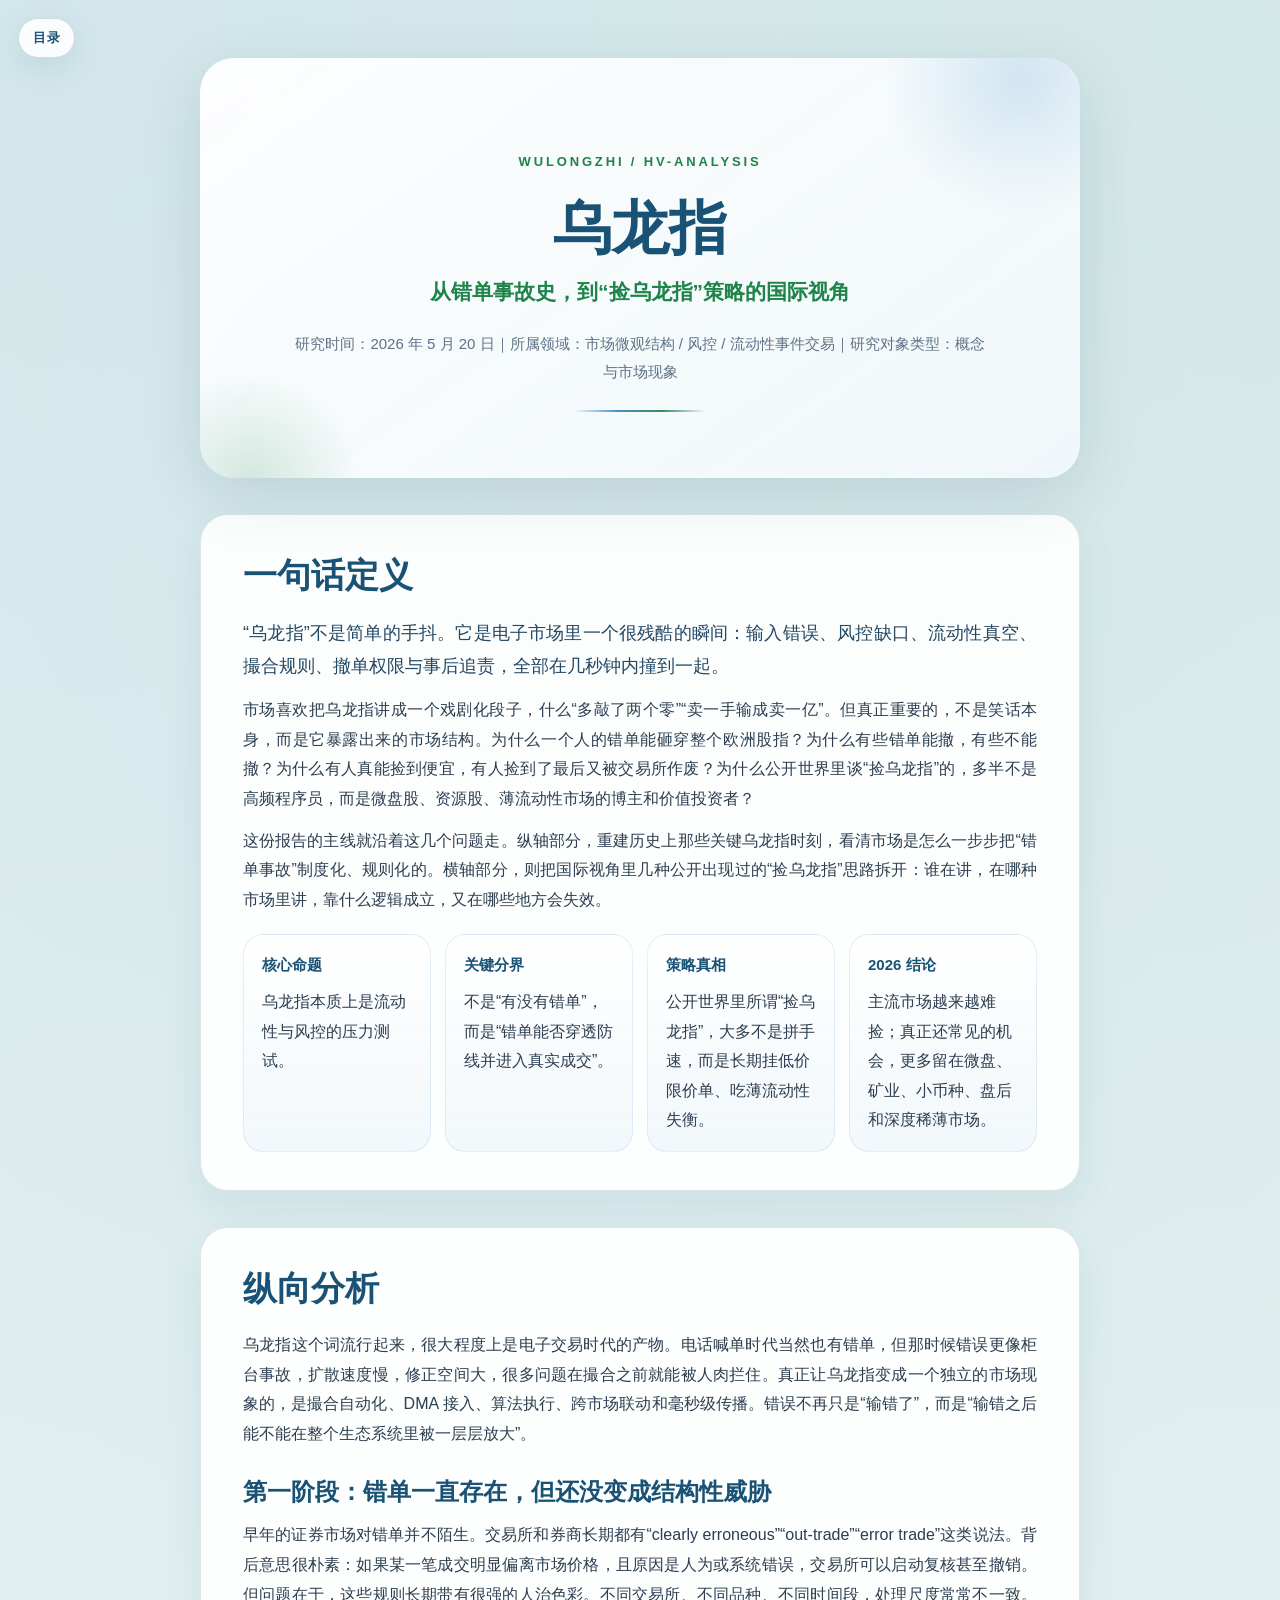
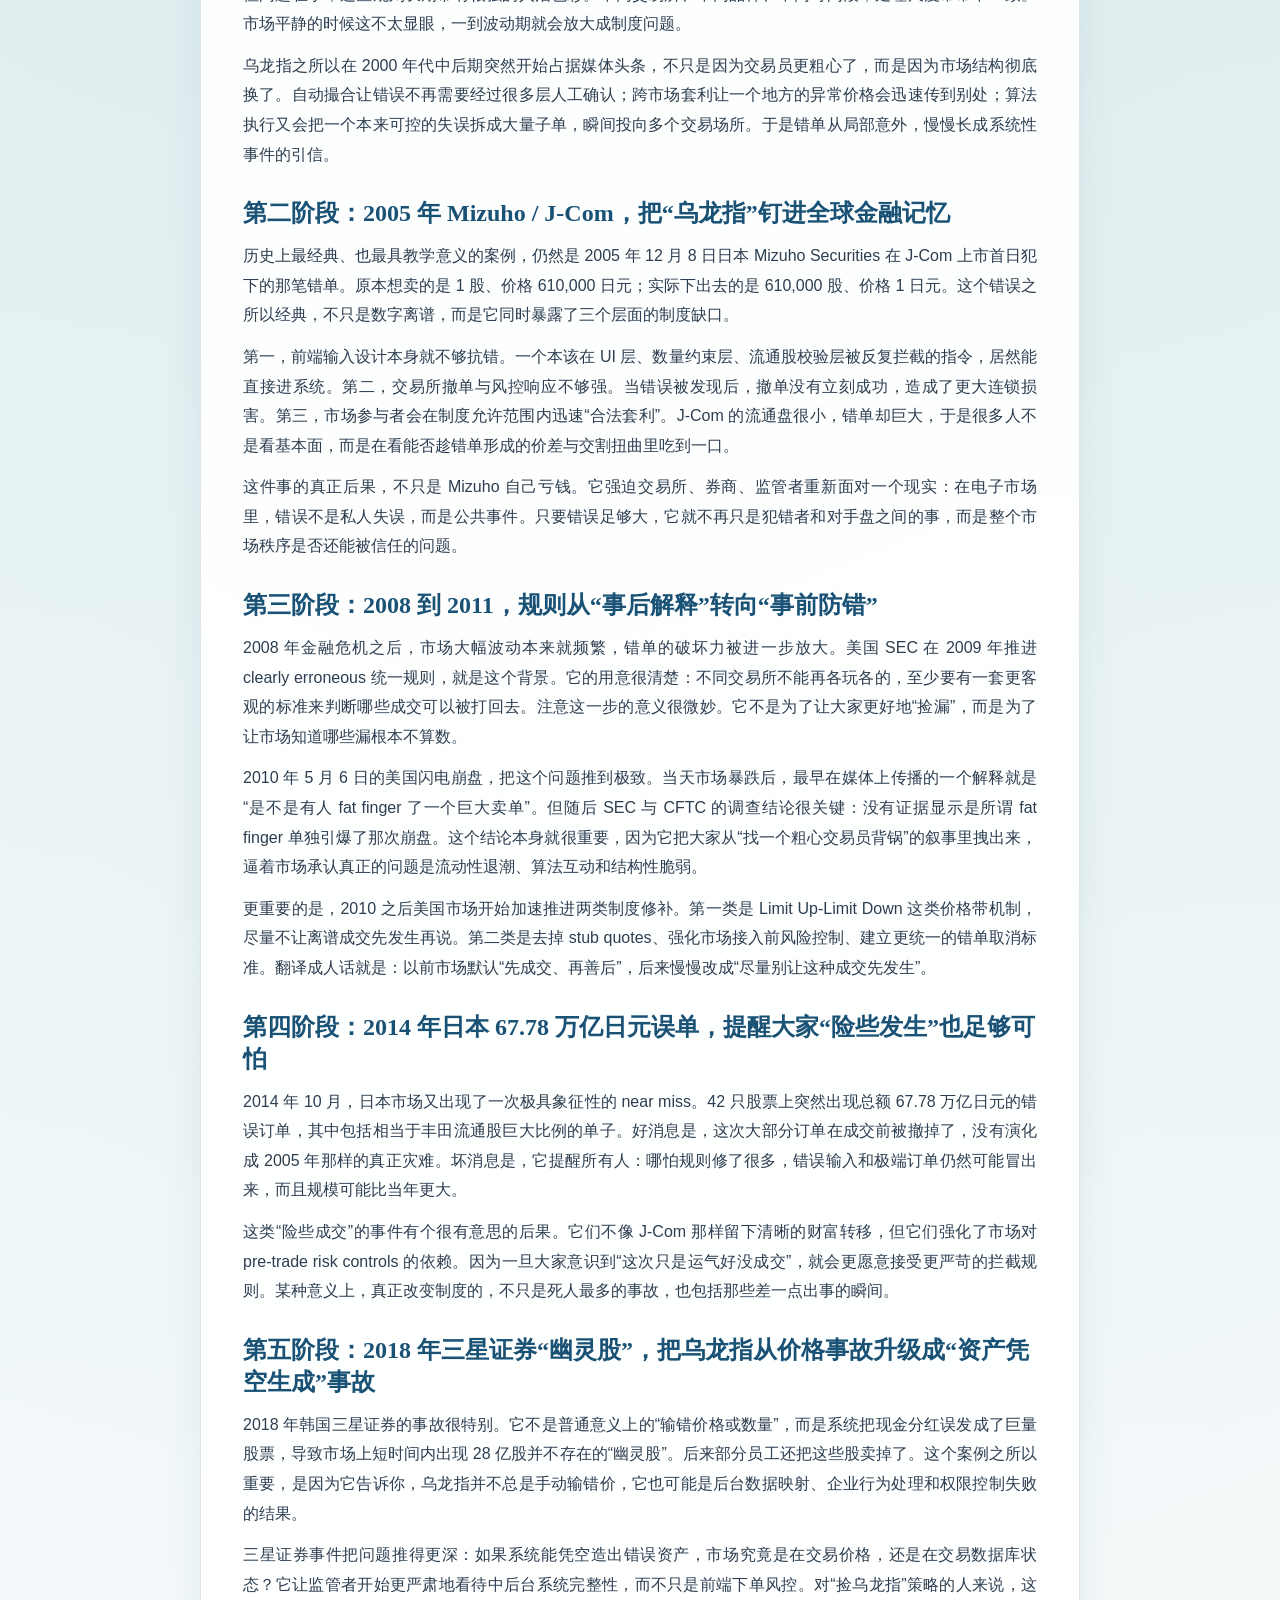
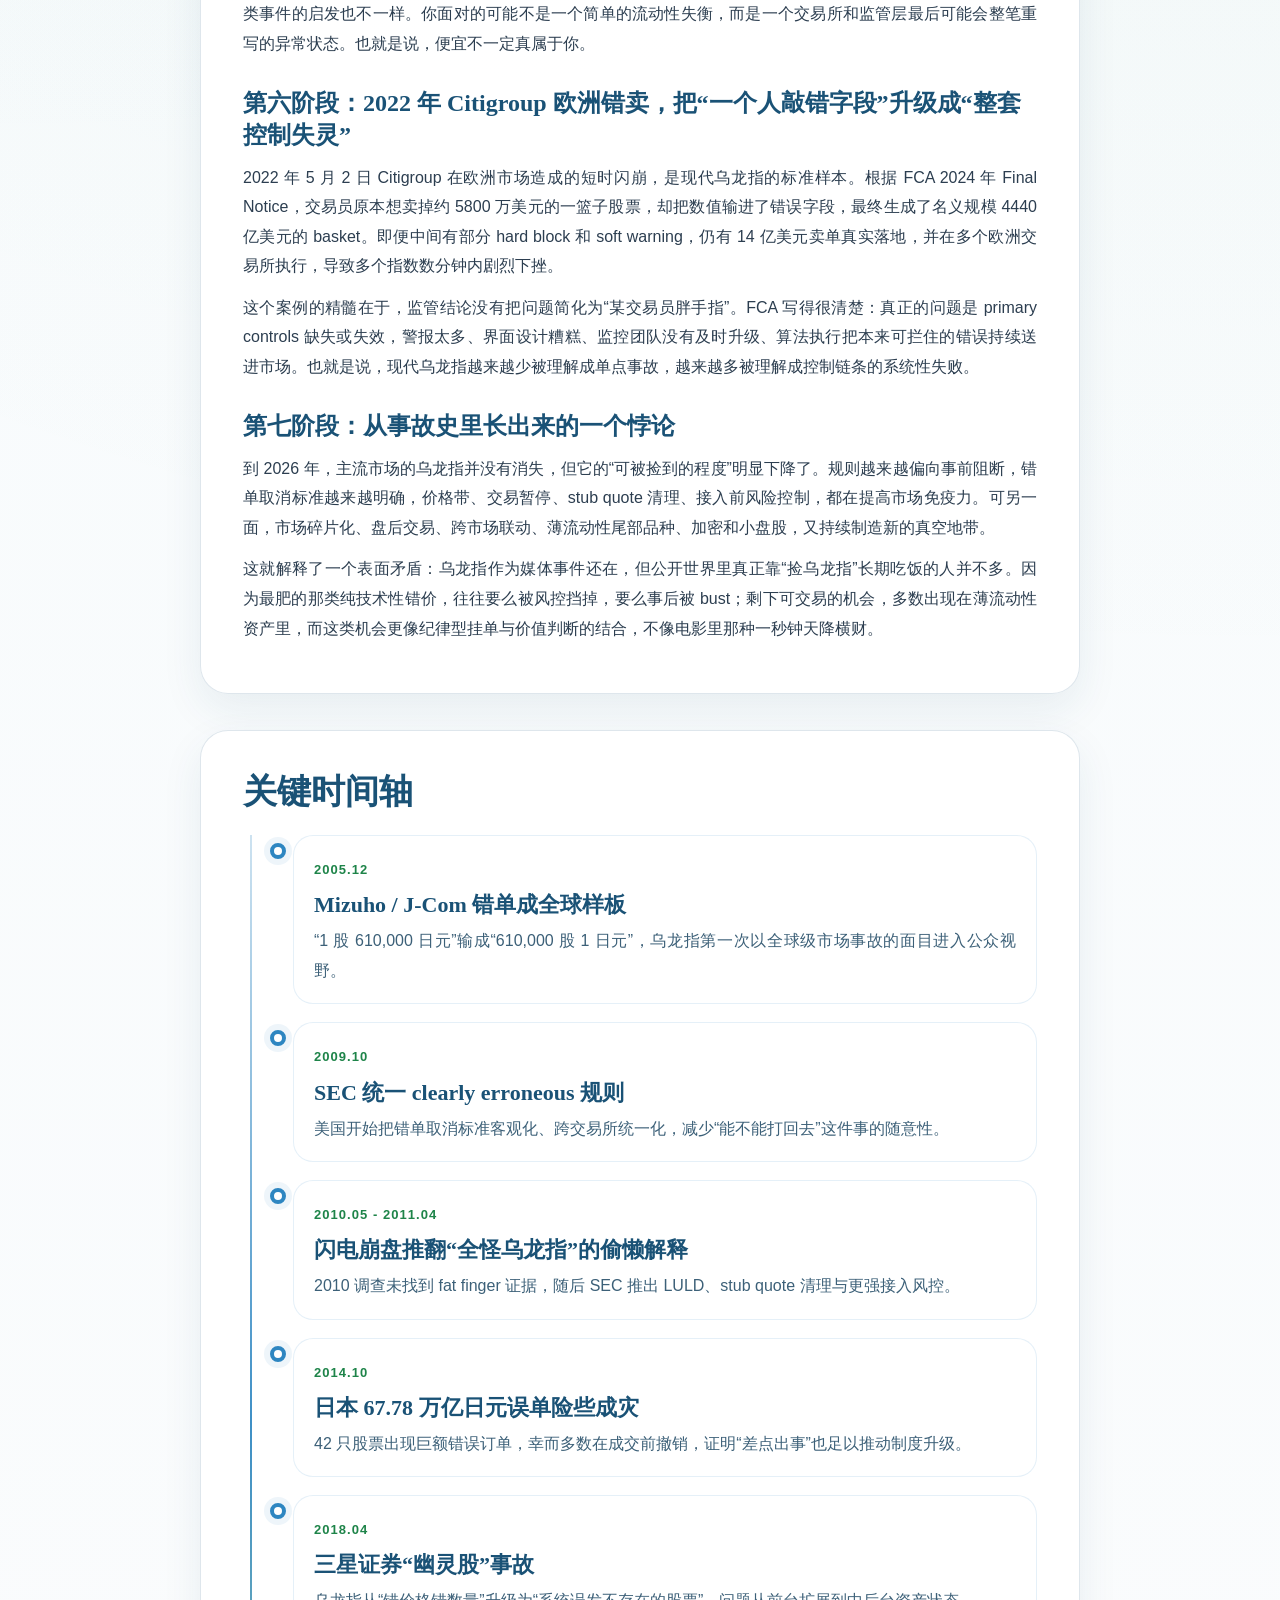
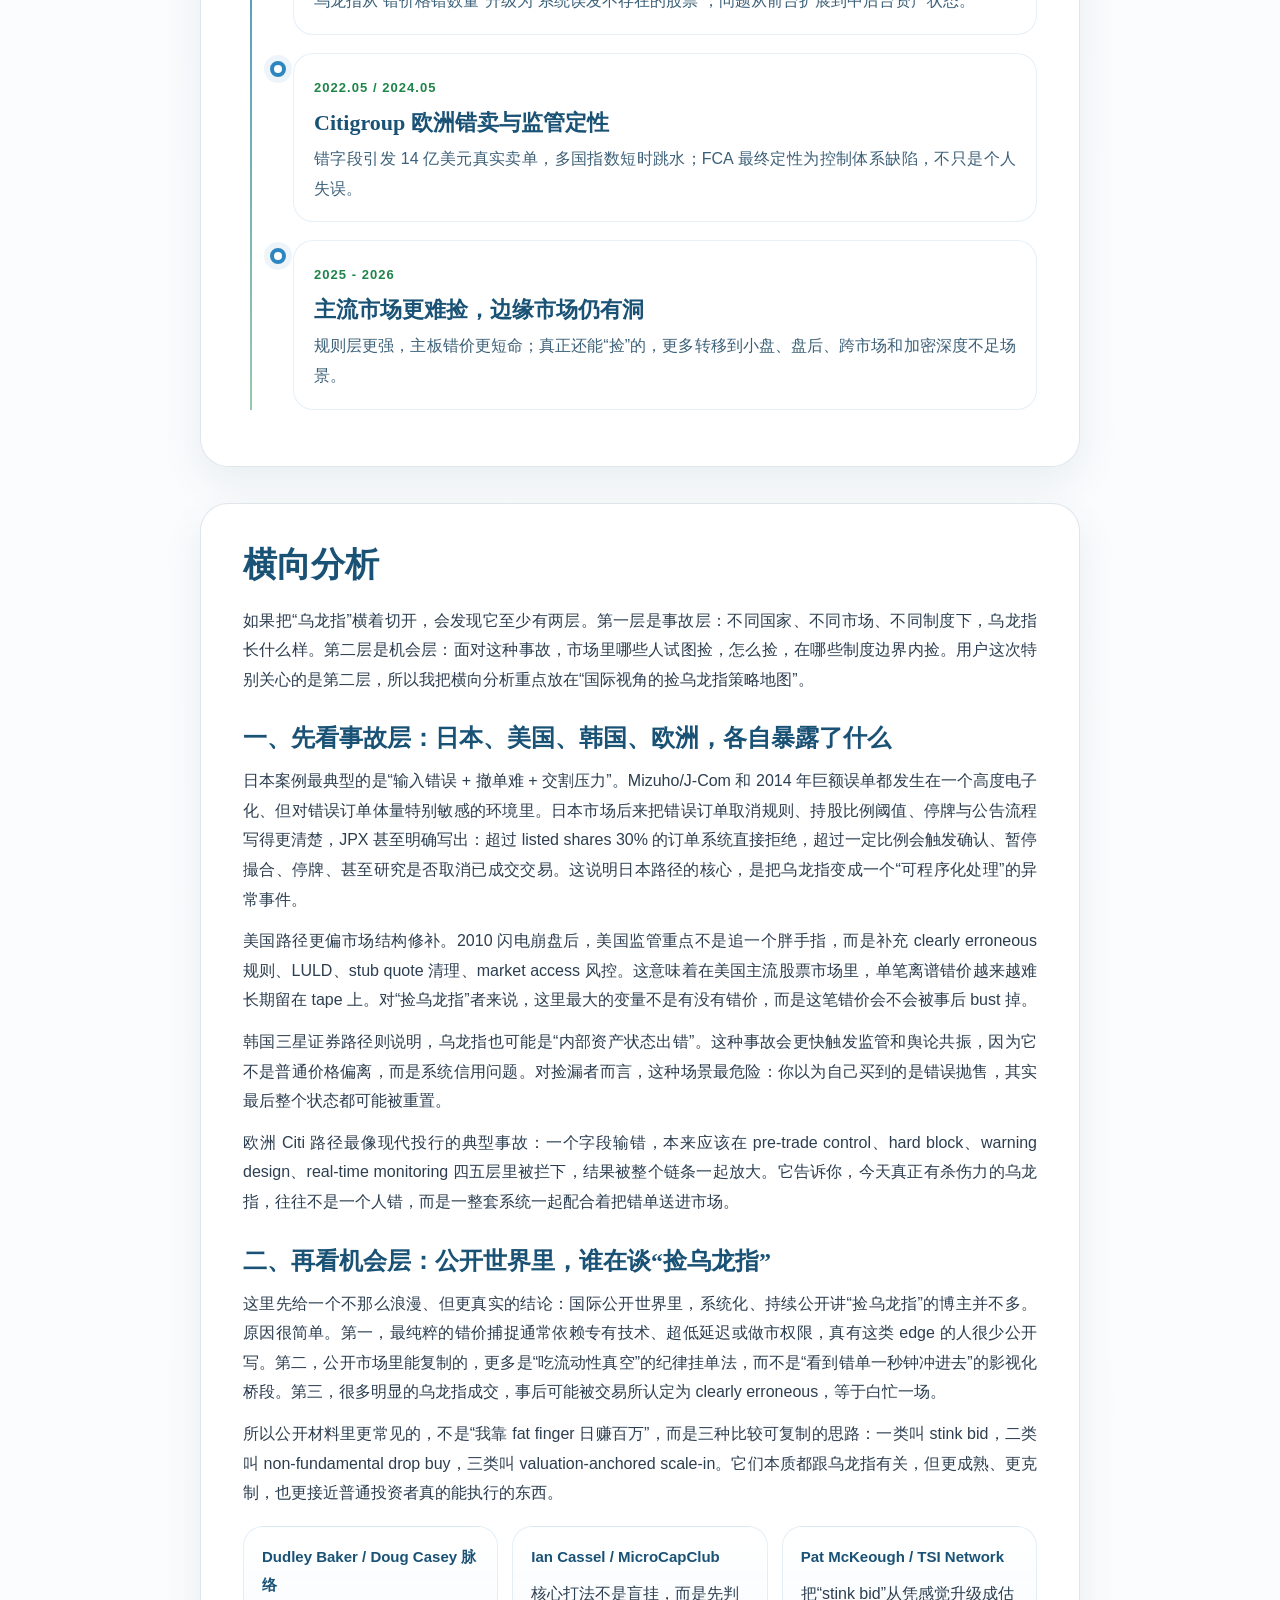
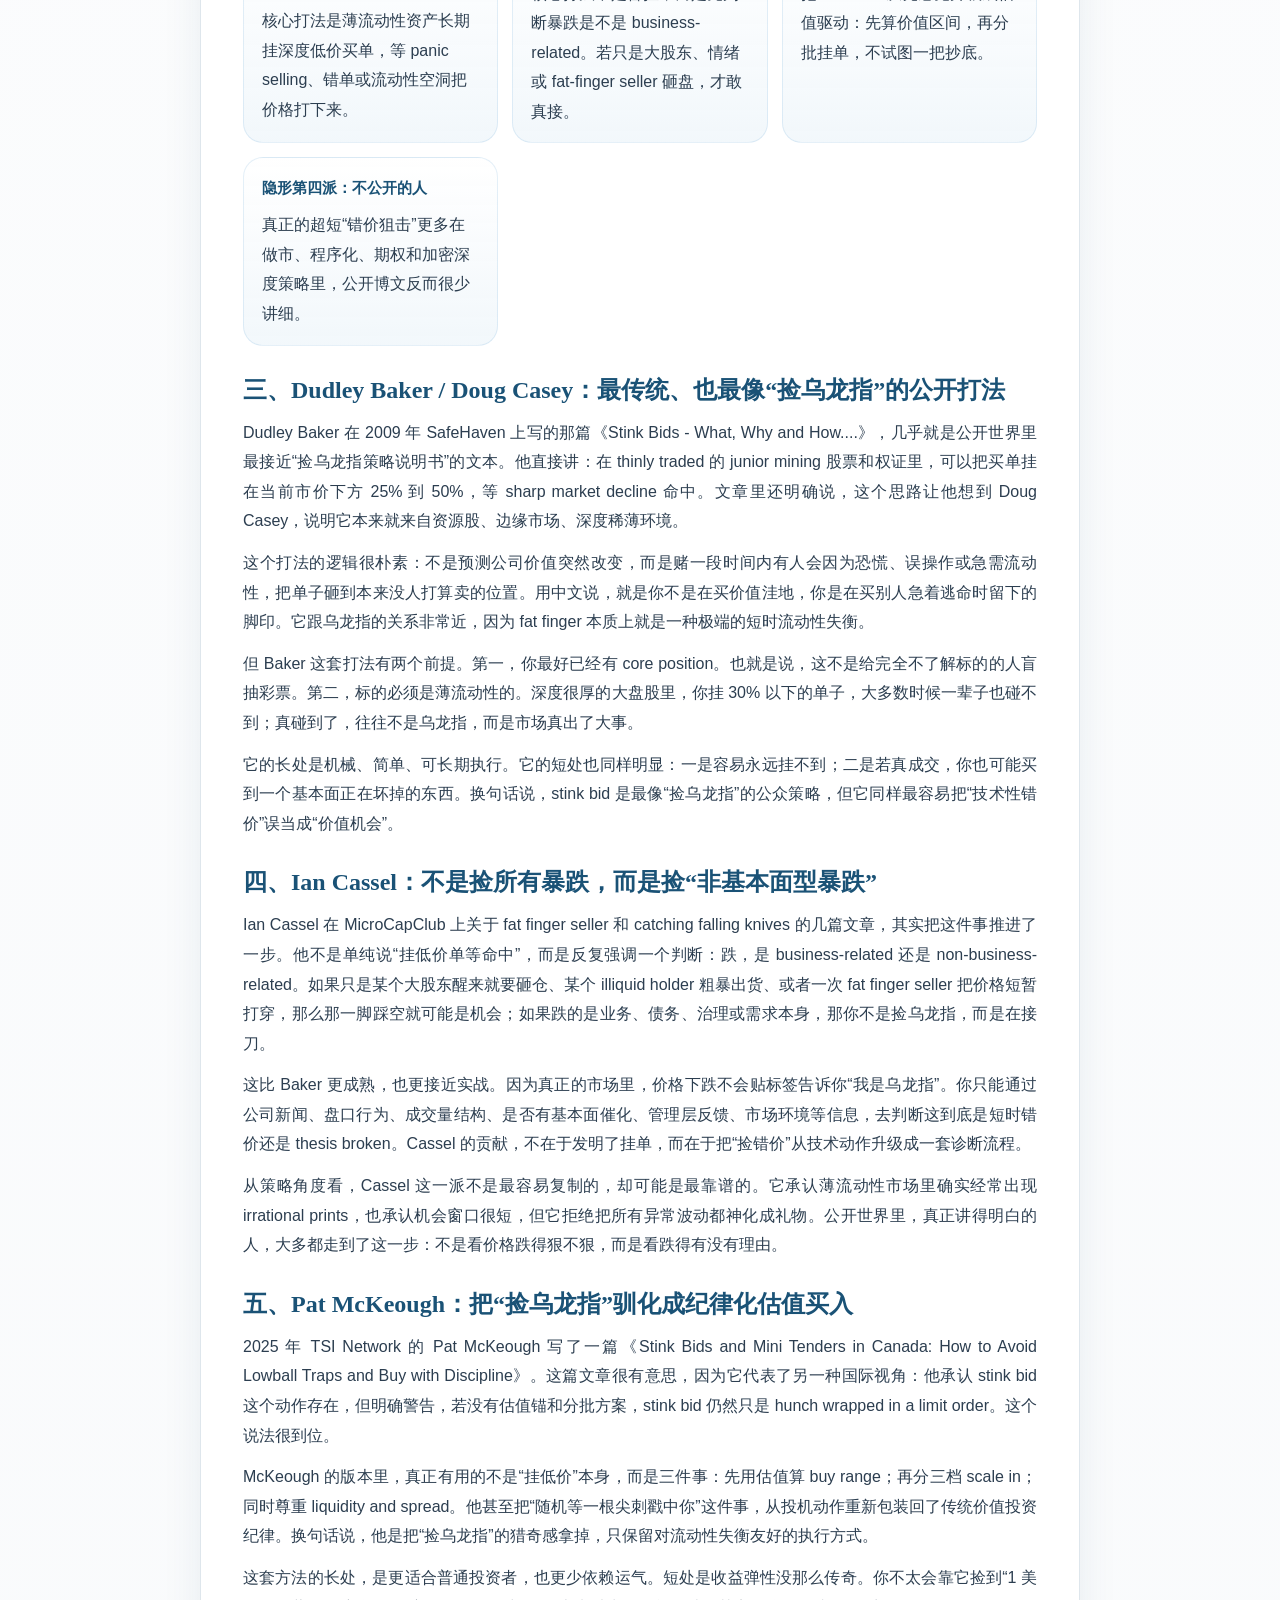
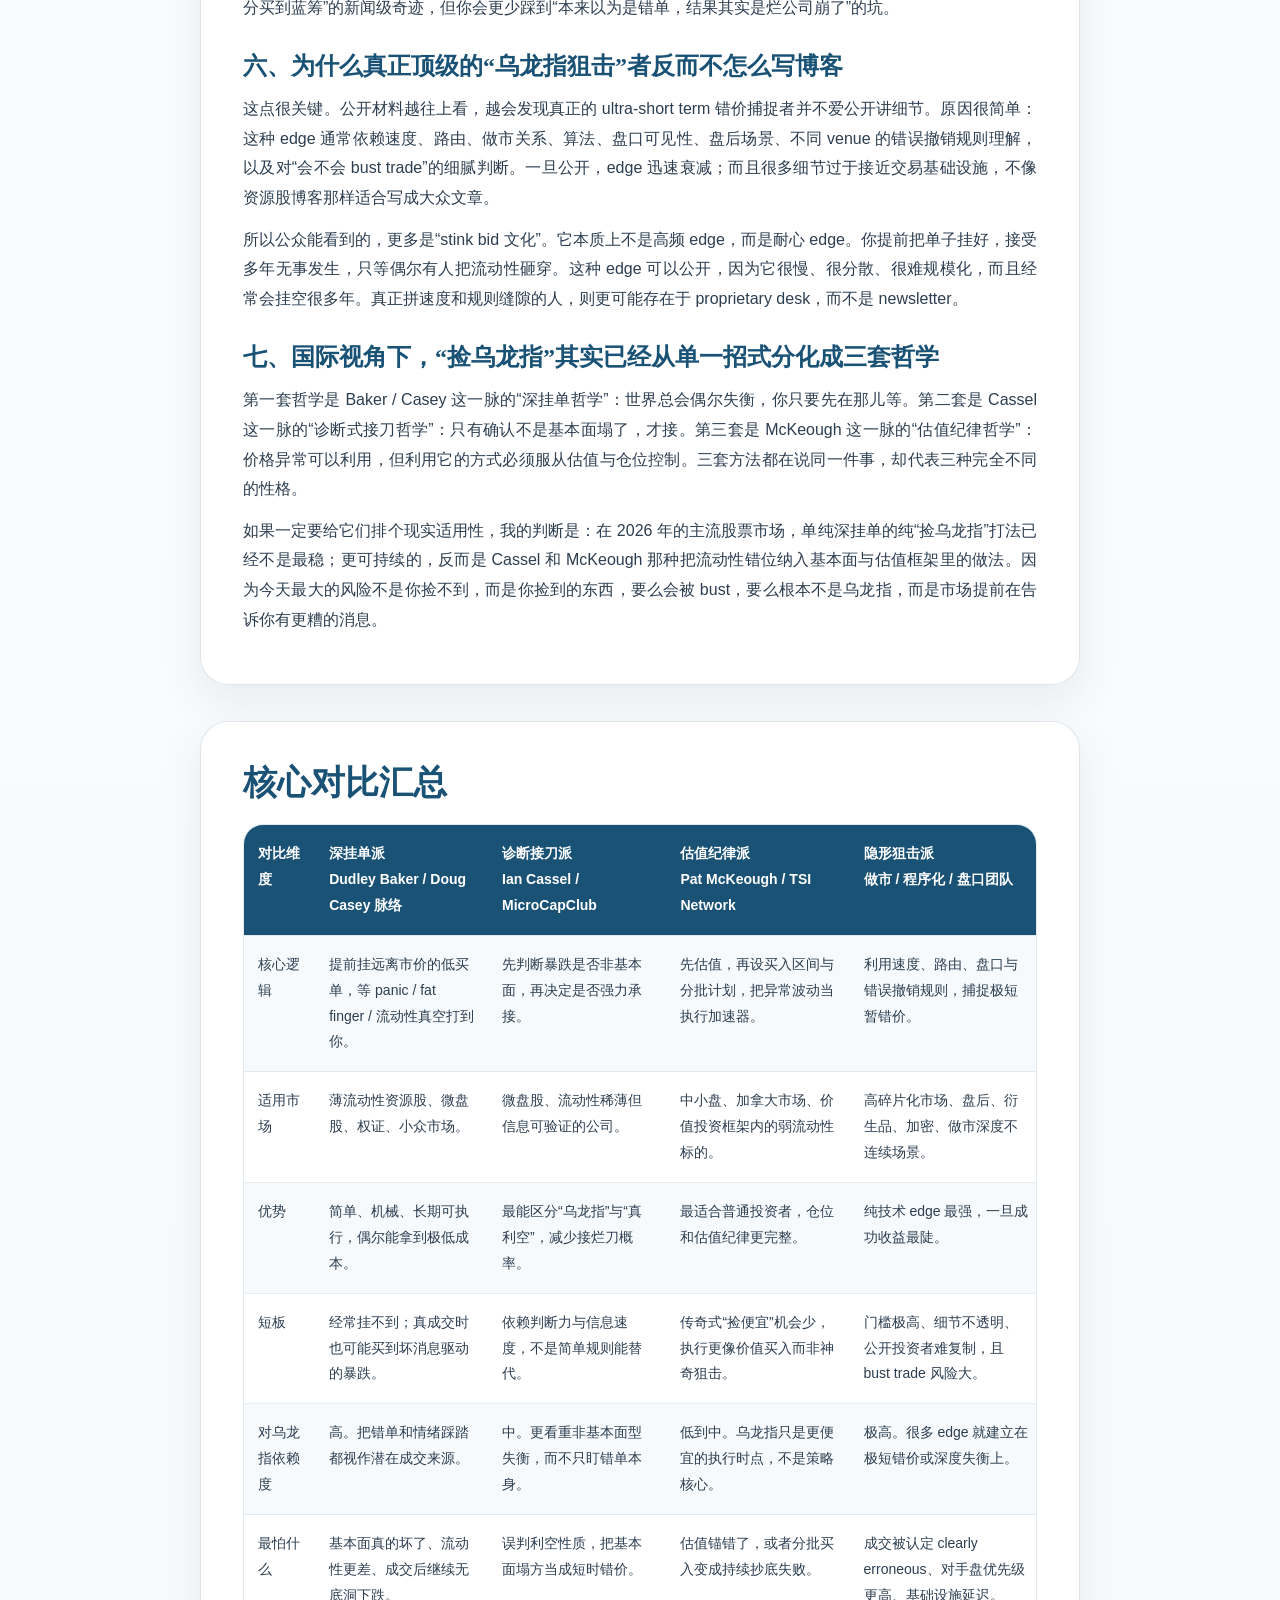
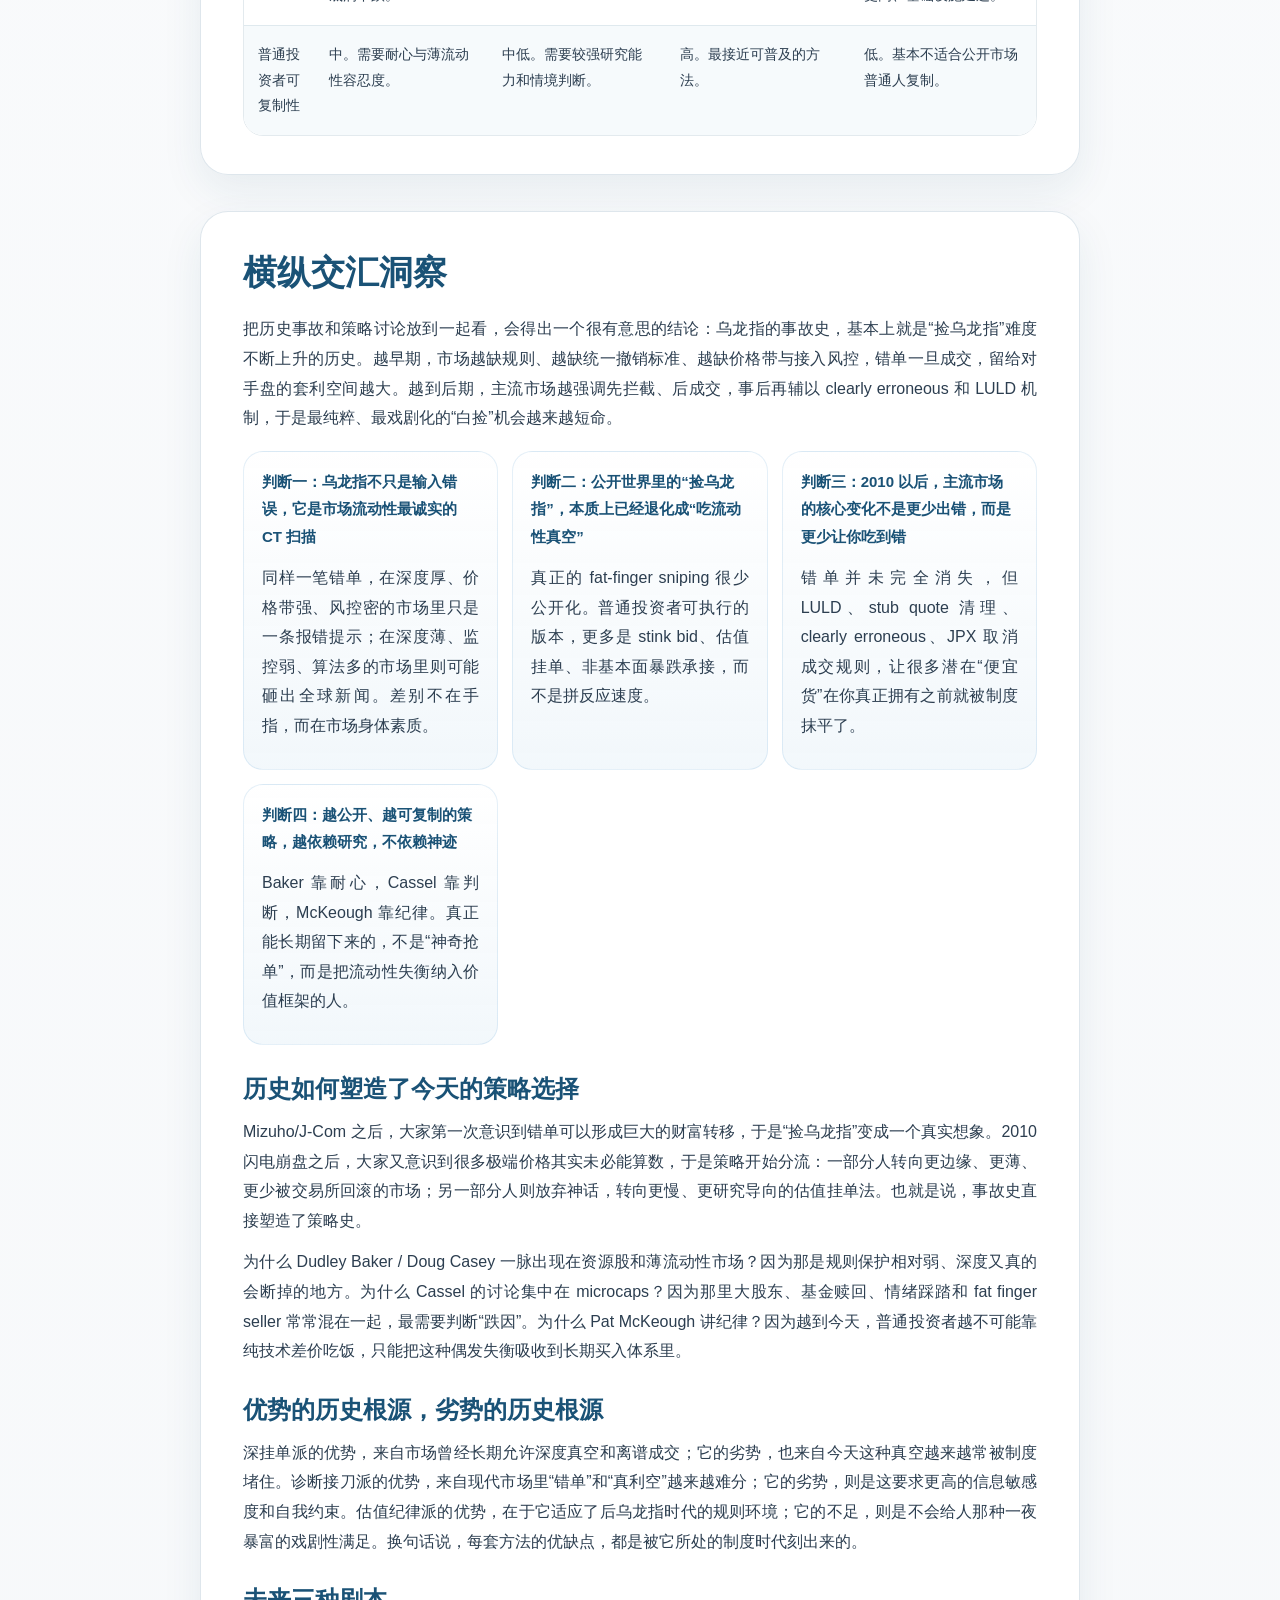
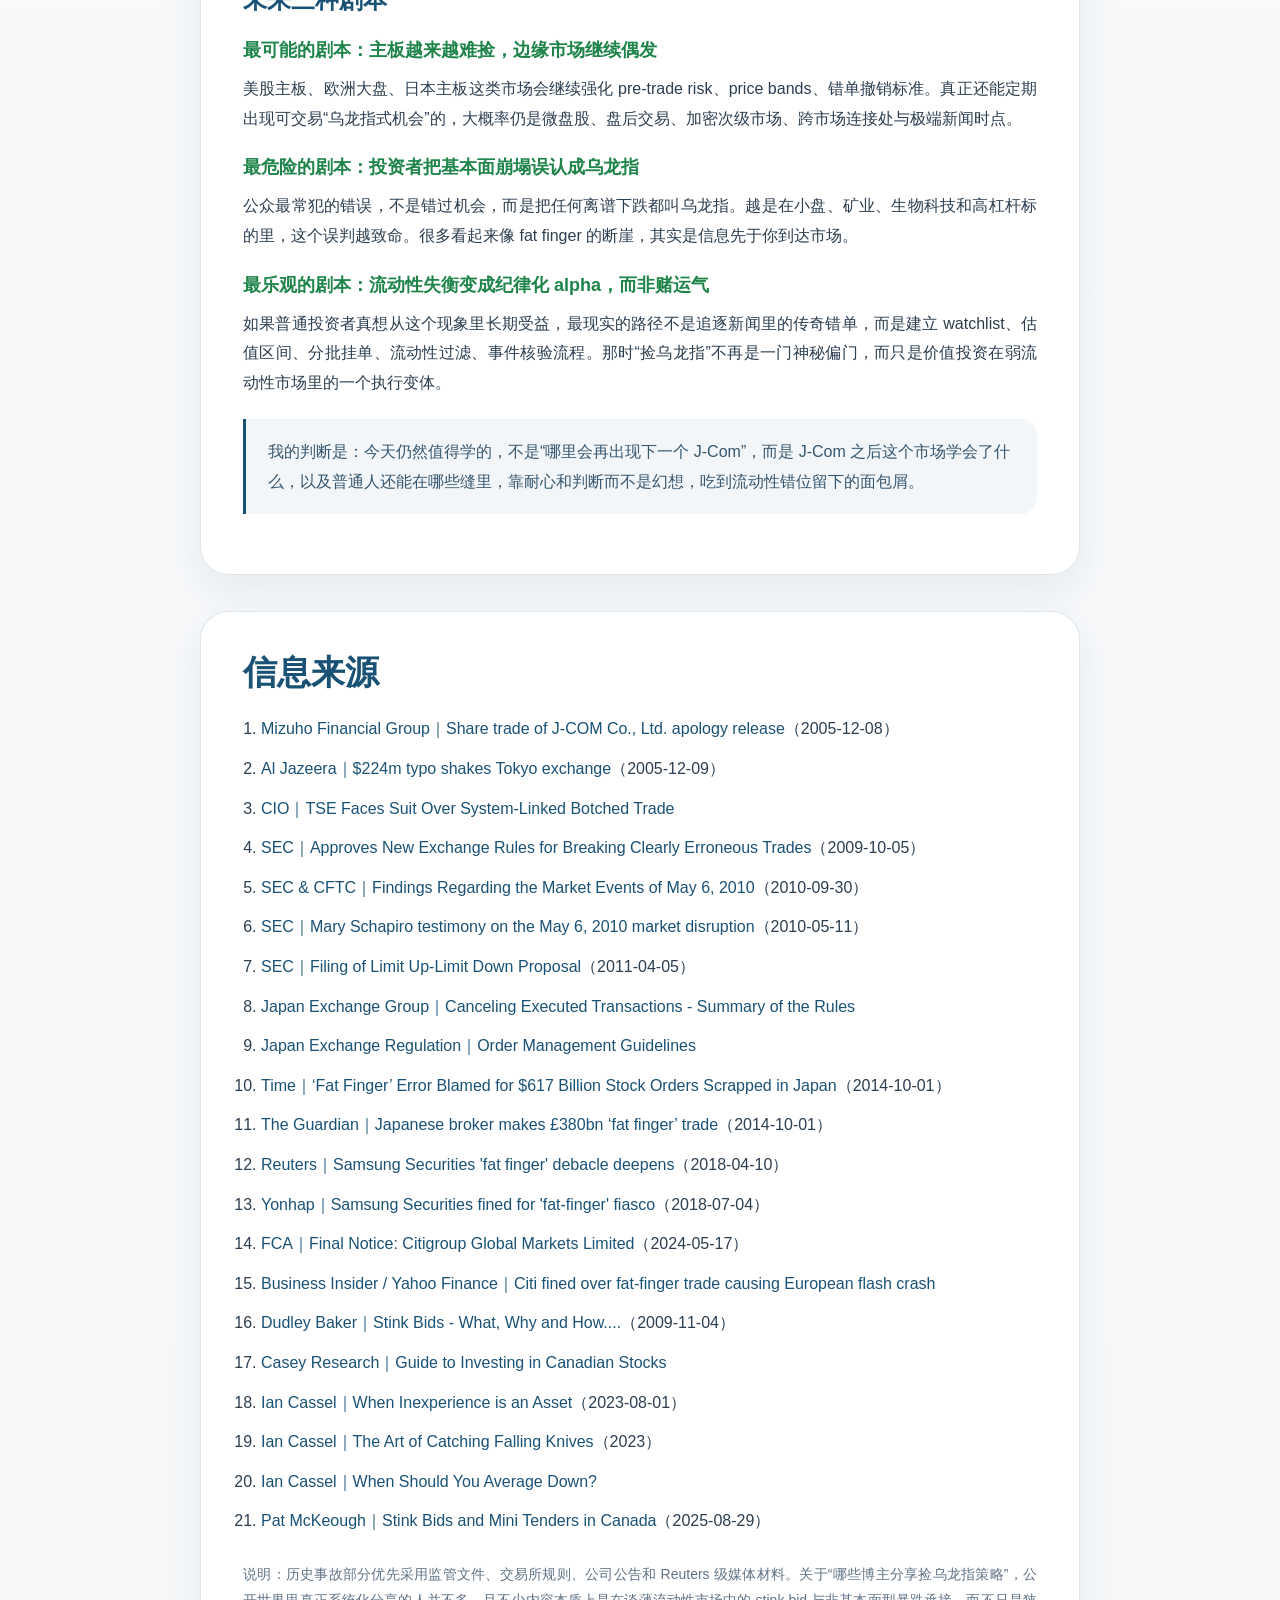
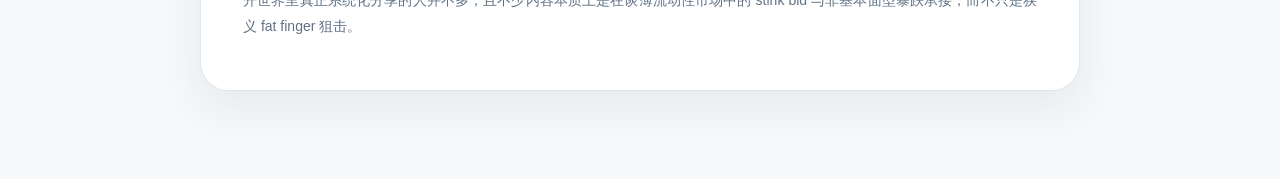
<file: wulongzhi/index.html>
<!DOCTYPE html>
<html lang="zh-CN">
<head>
  <meta charset="UTF-8">
  <meta name="viewport" content="width=device-width, initial-scale=1.0">
  <title>乌龙指 - 横纵分析法深度研究报告</title>
  <style>
    :root {
      --title: #1a5276;
      --subtitle: #1e8449;
      --text: #2c3e50;
      --muted: #607286;
      --line: #2e86c1;
      --paper: #f7fbfd;
      --card: rgba(255, 255, 255, 0.93);
      --border: rgba(26, 82, 118, 0.14);
      --shadow: 0 18px 60px rgba(18, 53, 77, 0.12);
      --serif: "Copernicus", "Tiempos Headline", "Cormorant Garamond", "EB Garamond", Georgia, serif;
      --sans: "Styrene B", "StyreneB", Inter, "PingFang SC", "Hiragino Sans GB", "Microsoft YaHei", "WenQuanYi Micro Hei", sans-serif;
    }

    * { box-sizing: border-box; }
    html { scroll-behavior: smooth; }
    body {
      margin: 0;
      font-family: var(--sans);
      color: var(--text);
      line-height: 1.85;
      background:
        radial-gradient(circle at top left, rgba(46, 134, 193, 0.10), transparent 26%),
        radial-gradient(circle at top right, rgba(30, 132, 73, 0.10), transparent 30%),
        linear-gradient(180deg, #f4fafc 0%, #fbfcfd 45%, #f6f8fa 100%);
    }
    a { color: var(--title); text-decoration: none; }
    a:hover { text-decoration: underline; }

    .toc-shell {
      position: fixed;
      top: 18px;
      left: 18px;
      z-index: 20;
    }
    .toc-toggle {
      border: 1px solid rgba(26, 82, 118, 0.20);
      background: rgba(255, 255, 255, 0.88);
      color: var(--title);
      padding: 10px 14px;
      border-radius: 999px;
      font: 600 13px var(--sans);
      letter-spacing: 0.05em;
      backdrop-filter: blur(14px);
      box-shadow: 0 10px 30px rgba(26, 82, 118, 0.10);
      cursor: pointer;
    }
    .toc-panel {
      width: 270px;
      margin-top: 10px;
      padding: 16px 16px 12px;
      border-radius: 18px;
      background: rgba(255, 255, 255, 0.96);
      border: 1px solid rgba(26, 82, 118, 0.12);
      box-shadow: var(--shadow);
      display: none;
    }
    .toc-shell.open .toc-panel { display: block; }
    .toc-panel h3 {
      margin: 0 0 10px;
      color: var(--title);
      font: 700 18px var(--serif);
    }
    .toc-panel a {
      display: block;
      padding: 7px 0;
      font-size: 14px;
      color: var(--text);
    }

    .page {
      max-width: 1220px;
      margin: 0 auto;
      padding: 58px 24px 88px;
    }
    .content {
      width: min(880px, 100%);
      margin: 0 auto;
    }
    .cover {
      position: relative;
      overflow: hidden;
      padding: 92px 58px 66px;
      border-radius: 34px;
      background:
        linear-gradient(145deg, rgba(255,255,255,0.96), rgba(243,249,252,0.93)),
        linear-gradient(135deg, rgba(46, 134, 193, 0.12), rgba(30, 132, 73, 0.08));
      box-shadow: var(--shadow);
    }
    .cover::before,
    .cover::after {
      content: "";
      position: absolute;
      border-radius: 50%;
      pointer-events: none;
    }
    .cover::before {
      width: 280px;
      height: 280px;
      top: -120px;
      right: -80px;
      background: radial-gradient(circle, rgba(46, 134, 193, 0.18), transparent 70%);
    }
    .cover::after {
      width: 220px;
      height: 220px;
      bottom: -110px;
      left: -60px;
      background: radial-gradient(circle, rgba(30, 132, 73, 0.16), transparent 70%);
    }
    .kicker {
      position: relative;
      z-index: 1;
      text-transform: uppercase;
      letter-spacing: 0.22em;
      color: var(--subtitle);
      font-size: 13px;
      font-weight: 700;
      text-align: center;
    }
    .cover h1 {
      position: relative;
      z-index: 1;
      margin: 16px 0 10px;
      text-align: center;
      color: var(--title);
      font: 700 clamp(38px, 5vw, 58px) var(--serif);
    }
    .subtitle {
      position: relative;
      z-index: 1;
      margin: 0;
      text-align: center;
      color: var(--subtitle);
      font: 600 21px var(--sans);
    }
    .meta {
      position: relative;
      z-index: 1;
      max-width: 700px;
      margin: 24px auto 0;
      text-align: center;
      color: var(--muted);
      font-size: 15px;
    }
    .divider {
      width: 132px;
      height: 2px;
      margin: 24px auto 0;
      border-radius: 999px;
      background: linear-gradient(90deg, rgba(46,134,193,0), rgba(46,134,193,0.9), rgba(30,132,73,0.9), rgba(30,132,73,0));
    }

    section {
      margin-top: 36px;
      padding: 38px 42px;
      border-radius: 28px;
      background: var(--card);
      border: 1px solid var(--border);
      box-shadow: 0 16px 42px rgba(26, 74, 106, 0.08);
    }
    h2 {
      margin: 0 0 18px;
      color: var(--title);
      font: 700 34px var(--serif);
    }
    h3 {
      margin: 28px 0 12px;
      color: var(--title);
      font: 700 24px var(--serif);
    }
    h4 {
      margin: 22px 0 10px;
      color: var(--subtitle);
      font: 700 18px var(--sans);
    }
    p {
      margin: 12px 0;
      font-size: 16px;
      text-align: justify;
    }
    .lead {
      font-size: 18px;
      color: #244864;
    }
    .quote {
      margin: 22px 0;
      padding: 18px 20px 18px 22px;
      border-left: 3px solid var(--title);
      border-radius: 0 16px 16px 0;
      background: rgba(26, 82, 118, 0.05);
      color: #35566f;
    }

    .chips,
    .compare-grid,
    .insight-grid {
      display: grid;
      gap: 14px;
    }
    .chips {
      grid-template-columns: repeat(auto-fit, minmax(170px, 1fr));
      margin-top: 20px;
    }
    .chip,
    .card {
      padding: 16px 18px;
      border-radius: 20px;
      background: linear-gradient(180deg, rgba(255,255,255,0.96), rgba(241,247,251,0.92));
      border: 1px solid rgba(46, 134, 193, 0.12);
    }
    .chip strong,
    .card strong {
      display: block;
      margin-bottom: 8px;
      color: var(--title);
      font-size: 15px;
    }
    .timeline {
      position: relative;
      margin-top: 20px;
      padding-left: 28px;
    }
    .timeline::before {
      content: "";
      position: absolute;
      top: 0;
      bottom: 0;
      left: 7px;
      width: 2px;
      background: linear-gradient(180deg, rgba(46,134,193,0.24), rgba(46,134,193,0.92), rgba(30,132,73,0.45));
    }
    .timeline-node {
      position: relative;
      margin-bottom: 18px;
      padding-left: 22px;
      cursor: pointer;
    }
    .timeline-dot {
      position: absolute;
      left: -1px;
      top: 8px;
      width: 16px;
      height: 16px;
      border-radius: 50%;
      background: #fff;
      border: 4px solid var(--line);
      box-shadow: 0 0 0 6px rgba(46,134,193,0.08);
    }
    .timeline-card {
      padding: 18px 20px;
      border-radius: 20px;
      background: rgba(255,255,255,0.97);
      border: 1px solid rgba(46,134,193,0.12);
      transition: transform 0.18s ease, box-shadow 0.18s ease;
    }
    .timeline-node:hover .timeline-card {
      transform: translateY(-1px);
      box-shadow: 0 16px 34px rgba(35, 88, 125, 0.10);
    }
    .timeline-date {
      display: inline-block;
      margin-bottom: 8px;
      color: var(--subtitle);
      font-size: 13px;
      font-weight: 700;
      letter-spacing: 0.08em;
    }
    .timeline-card h3 {
      margin: 0 0 6px;
      font-size: 22px;
    }
    .timeline-summary { margin: 0; color: #3c6078; }
    .timeline-detail {
      max-height: 0;
      overflow: hidden;
      transition: max-height 0.25s ease, margin-top 0.25s ease;
    }
    .timeline-node.expanded .timeline-detail {
      max-height: 380px;
      margin-top: 12px;
    }
    .compare-grid,
    .insight-grid {
      grid-template-columns: repeat(auto-fit, minmax(230px, 1fr));
      margin-top: 18px;
    }
    .table-wrap {
      overflow-x: auto;
      margin-top: 16px;
      border-radius: 20px;
      border: 1px solid rgba(26, 82, 118, 0.12);
    }
    table {
      width: 100%;
      min-width: 800px;
      border-collapse: collapse;
      background: rgba(255,255,255,0.97);
    }
    thead th {
      background: var(--title);
      color: #fff;
      padding: 16px 14px;
      text-align: left;
      vertical-align: top;
      font-size: 14px;
    }
    tbody td {
      padding: 16px 14px;
      border-top: 1px solid rgba(26,82,118,0.10);
      vertical-align: top;
      font-size: 14px;
    }
    tbody tr:nth-child(odd) { background: rgba(246,250,252,0.94); }
    tbody tr:hover { background: rgba(233,244,250,0.95); }
    .sources { padding-left: 18px; }
    .sources li { margin: 10px 0; }
    .footer-note {
      margin-top: 26px;
      color: var(--muted);
      font-size: 14px;
    }
    @media (max-width: 900px) {
      .page { padding: 78px 16px 72px; }
      .cover, section { padding: 30px 22px; border-radius: 24px; }
      h2 { font-size: 30px; }
      .toc-shell { top: 12px; left: 12px; }
      .toc-panel { width: min(82vw, 270px); }
    }
  </style>
</head>
<body>
  <div class="toc-shell" id="tocShell">
    <button class="toc-toggle" id="tocToggle" type="button">目录</button>
    <nav class="toc-panel" id="tocPanel">
      <h3>乌龙指</h3>
      <a href="#definition">一句话定义</a>
      <a href="#longitudinal">纵向分析</a>
      <a href="#timeline">关键时间轴</a>
      <a href="#cross-sectional">横向分析</a>
      <a href="#comparison-table">核心对比汇总</a>
      <a href="#insights">横纵交汇洞察</a>
      <a href="#sources">信息来源</a>
    </nav>
  </div>

  <div class="page">
    <main class="content">
      <header class="cover">
        <div class="kicker">wulongzhi / hv-analysis</div>
        <h1>乌龙指</h1>
        <p class="subtitle">从错单事故史，到“捡乌龙指”策略的国际视角</p>
        <p class="meta">研究时间：2026 年 5 月 20 日｜所属领域：市场微观结构 / 风控 / 流动性事件交易｜研究对象类型：概念与市场现象</p>
        <div class="divider"></div>
      </header>

      <section id="definition">
        <h2>一句话定义</h2>
        <p class="lead">“乌龙指”不是简单的手抖。它是电子市场里一个很残酷的瞬间：输入错误、风控缺口、流动性真空、撮合规则、撤单权限与事后追责，全部在几秒钟内撞到一起。</p>
        <p>市场喜欢把乌龙指讲成一个戏剧化段子，什么“多敲了两个零”“卖一手输成卖一亿”。但真正重要的，不是笑话本身，而是它暴露出来的市场结构。为什么一个人的错单能砸穿整个欧洲股指？为什么有些错单能撤，有些不能撤？为什么有人真能捡到便宜，有人捡到了最后又被交易所作废？为什么公开世界里谈“捡乌龙指”的，多半不是高频程序员，而是微盘股、资源股、薄流动性市场的博主和价值投资者？</p>
        <p>这份报告的主线就沿着这几个问题走。纵轴部分，重建历史上那些关键乌龙指时刻，看清市场是怎么一步步把“错单事故”制度化、规则化的。横轴部分，则把国际视角里几种公开出现过的“捡乌龙指”思路拆开：谁在讲，在哪种市场里讲，靠什么逻辑成立，又在哪些地方会失效。</p>
        <div class="chips">
          <div class="chip"><strong>核心命题</strong>乌龙指本质上是流动性与风控的压力测试。</div>
          <div class="chip"><strong>关键分界</strong>不是“有没有错单”，而是“错单能否穿透防线并进入真实成交”。</div>
          <div class="chip"><strong>策略真相</strong>公开世界里所谓“捡乌龙指”，大多不是拼手速，而是长期挂低价限价单、吃薄流动性失衡。</div>
          <div class="chip"><strong>2026 结论</strong>主流市场越来越难捡；真正还常见的机会，更多留在微盘、矿业、小币种、盘后和深度稀薄市场。</div>
        </div>
      </section>

      <section id="longitudinal">
        <h2>纵向分析</h2>
        <p>乌龙指这个词流行起来，很大程度上是电子交易时代的产物。电话喊单时代当然也有错单，但那时候错误更像柜台事故，扩散速度慢，修正空间大，很多问题在撮合之前就能被人肉拦住。真正让乌龙指变成一个独立的市场现象的，是撮合自动化、DMA 接入、算法执行、跨市场联动和毫秒级传播。错误不再只是“输错了”，而是“输错之后能不能在整个生态系统里被一层层放大”。</p>

        <h3>第一阶段：错单一直存在，但还没变成结构性威胁</h3>
        <p>早年的证券市场对错单并不陌生。交易所和券商长期都有“clearly erroneous”“out-trade”“error trade”这类说法。背后意思很朴素：如果某一笔成交明显偏离市场价格，且原因是人为或系统错误，交易所可以启动复核甚至撤销。但问题在于，这些规则长期带有很强的人治色彩。不同交易所、不同品种、不同时间段，处理尺度常常不一致。市场平静的时候这不太显眼，一到波动期就会放大成制度问题。</p>
        <p>乌龙指之所以在 2000 年代中后期突然开始占据媒体头条，不只是因为交易员更粗心了，而是因为市场结构彻底换了。自动撮合让错误不再需要经过很多层人工确认；跨市场套利让一个地方的异常价格会迅速传到别处；算法执行又会把一个本来可控的失误拆成大量子单，瞬间投向多个交易场所。于是错单从局部意外，慢慢长成系统性事件的引信。</p>

        <h3>第二阶段：2005 年 Mizuho / J-Com，把“乌龙指”钉进全球金融记忆</h3>
        <p>历史上最经典、也最具教学意义的案例，仍然是 2005 年 12 月 8 日日本 Mizuho Securities 在 J-Com 上市首日犯下的那笔错单。原本想卖的是 1 股、价格 610,000 日元；实际下出去的是 610,000 股、价格 1 日元。这个错误之所以经典，不只是数字离谱，而是它同时暴露了三个层面的制度缺口。</p>
        <p>第一，前端输入设计本身就不够抗错。一个本该在 UI 层、数量约束层、流通股校验层被反复拦截的指令，居然能直接进系统。第二，交易所撤单与风控响应不够强。当错误被发现后，撤单没有立刻成功，造成了更大连锁损害。第三，市场参与者会在制度允许范围内迅速“合法套利”。J-Com 的流通盘很小，错单却巨大，于是很多人不是看基本面，而是在看能否趁错单形成的价差与交割扭曲里吃到一口。</p>
        <p>这件事的真正后果，不只是 Mizuho 自己亏钱。它强迫交易所、券商、监管者重新面对一个现实：在电子市场里，错误不是私人失误，而是公共事件。只要错误足够大，它就不再只是犯错者和对手盘之间的事，而是整个市场秩序是否还能被信任的问题。</p>

        <h3>第三阶段：2008 到 2011，规则从“事后解释”转向“事前防错”</h3>
        <p>2008 年金融危机之后，市场大幅波动本来就频繁，错单的破坏力被进一步放大。美国 SEC 在 2009 年推进 clearly erroneous 统一规则，就是这个背景。它的用意很清楚：不同交易所不能再各玩各的，至少要有一套更客观的标准来判断哪些成交可以被打回去。注意这一步的意义很微妙。它不是为了让大家更好地“捡漏”，而是为了让市场知道哪些漏根本不算数。</p>
        <p>2010 年 5 月 6 日的美国闪电崩盘，把这个问题推到极致。当天市场暴跌后，最早在媒体上传播的一个解释就是“是不是有人 fat finger 了一个巨大卖单”。但随后 SEC 与 CFTC 的调查结论很关键：没有证据显示是所谓 fat finger 单独引爆了那次崩盘。这个结论本身就很重要，因为它把大家从“找一个粗心交易员背锅”的叙事里拽出来，逼着市场承认真正的问题是流动性退潮、算法互动和结构性脆弱。</p>
        <p>更重要的是，2010 之后美国市场开始加速推进两类制度修补。第一类是 Limit Up-Limit Down 这类价格带机制，尽量不让离谱成交先发生再说。第二类是去掉 stub quotes、强化市场接入前风险控制、建立更统一的错单取消标准。翻译成人话就是：以前市场默认“先成交、再善后”，后来慢慢改成“尽量别让这种成交先发生”。</p>

        <h3>第四阶段：2014 年日本 67.78 万亿日元误单，提醒大家“险些发生”也足够可怕</h3>
        <p>2014 年 10 月，日本市场又出现了一次极具象征性的 near miss。42 只股票上突然出现总额 67.78 万亿日元的错误订单，其中包括相当于丰田流通股巨大比例的单子。好消息是，这次大部分订单在成交前被撤掉了，没有演化成 2005 年那样的真正灾难。坏消息是，它提醒所有人：哪怕规则修了很多，错误输入和极端订单仍然可能冒出来，而且规模可能比当年更大。</p>
        <p>这类“险些成交”的事件有个很有意思的后果。它们不像 J-Com 那样留下清晰的财富转移，但它们强化了市场对 pre-trade risk controls 的依赖。因为一旦大家意识到“这次只是运气好没成交”，就会更愿意接受更严苛的拦截规则。某种意义上，真正改变制度的，不只是死人最多的事故，也包括那些差一点出事的瞬间。</p>

        <h3>第五阶段：2018 年三星证券“幽灵股”，把乌龙指从价格事故升级成“资产凭空生成”事故</h3>
        <p>2018 年韩国三星证券的事故很特别。它不是普通意义上的“输错价格或数量”，而是系统把现金分红误发成了巨量股票，导致市场上短时间内出现 28 亿股并不存在的“幽灵股”。后来部分员工还把这些股卖掉了。这个案例之所以重要，是因为它告诉你，乌龙指并不总是手动输错价，它也可能是后台数据映射、企业行为处理和权限控制失败的结果。</p>
        <p>三星证券事件把问题推得更深：如果系统能凭空造出错误资产，市场究竟是在交易价格，还是在交易数据库状态？它让监管者开始更严肃地看待中后台系统完整性，而不只是前端下单风控。对“捡乌龙指”策略的人来说，这类事件的启发也不一样。你面对的可能不是一个简单的流动性失衡，而是一个交易所和监管层最后可能会整笔重写的异常状态。也就是说，便宜不一定真属于你。</p>

        <h3>第六阶段：2022 年 Citigroup 欧洲错卖，把“一个人敲错字段”升级成“整套控制失灵”</h3>
        <p>2022 年 5 月 2 日 Citigroup 在欧洲市场造成的短时闪崩，是现代乌龙指的标准样本。根据 FCA 2024 年 Final Notice，交易员原本想卖掉约 5800 万美元的一篮子股票，却把数值输进了错误字段，最终生成了名义规模 4440 亿美元的 basket。即便中间有部分 hard block 和 soft warning，仍有 14 亿美元卖单真实落地，并在多个欧洲交易所执行，导致多个指数数分钟内剧烈下挫。</p>
        <p>这个案例的精髓在于，监管结论没有把问题简化为“某交易员胖手指”。FCA 写得很清楚：真正的问题是 primary controls 缺失或失效，警报太多、界面设计糟糕、监控团队没有及时升级、算法执行把本来可拦住的错误持续送进市场。也就是说，现代乌龙指越来越少被理解成单点事故，越来越多被理解成控制链条的系统性失败。</p>

        <h3>第七阶段：从事故史里长出来的一个悖论</h3>
        <p>到 2026 年，主流市场的乌龙指并没有消失，但它的“可被捡到的程度”明显下降了。规则越来越偏向事前阻断，错单取消标准越来越明确，价格带、交易暂停、stub quote 清理、接入前风险控制，都在提高市场免疫力。可另一面，市场碎片化、盘后交易、跨市场联动、薄流动性尾部品种、加密和小盘股，又持续制造新的真空地带。</p>
        <p>这就解释了一个表面矛盾：乌龙指作为媒体事件还在，但公开世界里真正靠“捡乌龙指”长期吃饭的人并不多。因为最肥的那类纯技术性错价，往往要么被风控挡掉，要么事后被 bust；剩下可交易的机会，多数出现在薄流动性资产里，而这类机会更像纪律型挂单与价值判断的结合，不像电影里那种一秒钟天降横财。</p>
      </section>

      <section id="timeline">
        <h2>关键时间轴</h2>
        <div class="timeline">
          <div class="timeline-node" onclick="toggleDetail(this)">
            <div class="timeline-dot"></div>
            <div class="timeline-card">
              <span class="timeline-date">2005.12</span>
              <h3>Mizuho / J-Com 错单成全球样板</h3>
              <p class="timeline-summary">“1 股 610,000 日元”输成“610,000 股 1 日元”，乌龙指第一次以全球级市场事故的面目进入公众视野。</p>
              <div class="timeline-detail"><p>这起事件暴露了前端输入设计、交易所撤单机制和交割处理三重缺口。它让市场第一次直观看到：一个下单错误，足以从局部操作事故升级为公共市场事件。</p></div>
            </div>
          </div>
          <div class="timeline-node" onclick="toggleDetail(this)">
            <div class="timeline-dot"></div>
            <div class="timeline-card">
              <span class="timeline-date">2009.10</span>
              <h3>SEC 统一 clearly erroneous 规则</h3>
              <p class="timeline-summary">美国开始把错单取消标准客观化、跨交易所统一化，减少“能不能打回去”这件事的随意性。</p>
              <div class="timeline-detail"><p>这一步不是为了鼓励捡漏，而是为了降低极端行情中市场参与者对成交结果的不确定感。乌龙指开始从新闻词汇变成制度对象。</p></div>
            </div>
          </div>
          <div class="timeline-node" onclick="toggleDetail(this)">
            <div class="timeline-dot"></div>
            <div class="timeline-card">
              <span class="timeline-date">2010.05 - 2011.04</span>
              <h3>闪电崩盘推翻“全怪乌龙指”的偷懒解释</h3>
              <p class="timeline-summary">2010 调查未找到 fat finger 证据，随后 SEC 推出 LULD、stub quote 清理与更强接入风控。</p>
              <div class="timeline-detail"><p>这一阶段最大的认知变化是：乌龙指不再被视作唯一元凶，而是被重新放回流动性、算法和市场结构共同作用的框架里分析。</p></div>
            </div>
          </div>
          <div class="timeline-node" onclick="toggleDetail(this)">
            <div class="timeline-dot"></div>
            <div class="timeline-card">
              <span class="timeline-date">2014.10</span>
              <h3>日本 67.78 万亿日元误单险些成灾</h3>
              <p class="timeline-summary">42 只股票出现巨额错误订单，幸而多数在成交前撤销，证明“差点出事”也足以推动制度升级。</p>
              <div class="timeline-detail"><p>事件说明规则虽已加强，但极端输入仍可能穿透前端。Near miss 本身就足以让交易所和券商更愿意接受更严的 pre-trade 风控。</p></div>
            </div>
          </div>
          <div class="timeline-node" onclick="toggleDetail(this)">
            <div class="timeline-dot"></div>
            <div class="timeline-card">
              <span class="timeline-date">2018.04</span>
              <h3>三星证券“幽灵股”事故</h3>
              <p class="timeline-summary">乌龙指从“错价格错数量”升级为“系统误发不存在的股票”，问题从前台扩展到中后台资产状态。</p>
              <div class="timeline-detail"><p>这件事改变了市场对乌龙指的想象：错误未必来自交易员手指，也可能来自企业行为处理、数据映射和权限管理失败。</p></div>
            </div>
          </div>
          <div class="timeline-node" onclick="toggleDetail(this)">
            <div class="timeline-dot"></div>
            <div class="timeline-card">
              <span class="timeline-date">2022.05 / 2024.05</span>
              <h3>Citigroup 欧洲错卖与监管定性</h3>
              <p class="timeline-summary">错字段引发 14 亿美元真实卖单，多国指数短时跳水；FCA 最终定性为控制体系缺陷，不只是个人失误。</p>
              <div class="timeline-detail"><p>现代乌龙指的关键词不再只是 fat finger，而是 warning overload、control failure、real-time monitoring 失效、算法切单放大等系统问题。</p></div>
            </div>
          </div>
          <div class="timeline-node" onclick="toggleDetail(this)">
            <div class="timeline-dot"></div>
            <div class="timeline-card">
              <span class="timeline-date">2025 - 2026</span>
              <h3>主流市场更难捡，边缘市场仍有洞</h3>
              <p class="timeline-summary">规则层更强，主板错价更短命；真正还能“捡”的，更多转移到小盘、盘后、跨市场和加密深度不足场景。</p>
              <div class="timeline-detail"><p>这也是公开博主策略越来越少谈“神奇捡漏”、越来越多谈“纪律挂单 + 价值判断 + 流动性容忍”的原因。纯手速优势越来越难公开复制。</p></div>
            </div>
          </div>
        </div>
      </section>

      <section id="cross-sectional">
        <h2>横向分析</h2>
        <p>如果把“乌龙指”横着切开，会发现它至少有两层。第一层是事故层：不同国家、不同市场、不同制度下，乌龙指长什么样。第二层是机会层：面对这种事故，市场里哪些人试图捡，怎么捡，在哪些制度边界内捡。用户这次特别关心的是第二层，所以我把横向分析重点放在“国际视角的捡乌龙指策略地图”。</p>

        <h3>一、先看事故层：日本、美国、韩国、欧洲，各自暴露了什么</h3>
        <p>日本案例最典型的是“输入错误 + 撤单难 + 交割压力”。Mizuho/J-Com 和 2014 年巨额误单都发生在一个高度电子化、但对错误订单体量特别敏感的环境里。日本市场后来把错误订单取消规则、持股比例阈值、停牌与公告流程写得更清楚，JPX 甚至明确写出：超过 listed shares 30% 的订单系统直接拒绝，超过一定比例会触发确认、暂停撮合、停牌、甚至研究是否取消已成交交易。这说明日本路径的核心，是把乌龙指变成一个“可程序化处理”的异常事件。</p>
        <p>美国路径更偏市场结构修补。2010 闪电崩盘后，美国监管重点不是追一个胖手指，而是补充 clearly erroneous 规则、LULD、stub quote 清理、market access 风控。这意味着在美国主流股票市场里，单笔离谱错价越来越难长期留在 tape 上。对“捡乌龙指”者来说，这里最大的变量不是有没有错价，而是这笔错价会不会被事后 bust 掉。</p>
        <p>韩国三星证券路径则说明，乌龙指也可能是“内部资产状态出错”。这种事故会更快触发监管和舆论共振，因为它不是普通价格偏离，而是系统信用问题。对捡漏者而言，这种场景最危险：你以为自己买到的是错误抛售，其实最后整个状态都可能被重置。</p>
        <p>欧洲 Citi 路径最像现代投行的典型事故：一个字段输错，本来应该在 pre-trade control、hard block、warning design、real-time monitoring 四五层里被拦下，结果被整个链条一起放大。它告诉你，今天真正有杀伤力的乌龙指，往往不是一个人错，而是一整套系统一起配合着把错单送进市场。</p>

        <h3>二、再看机会层：公开世界里，谁在谈“捡乌龙指”</h3>
        <p>这里先给一个不那么浪漫、但更真实的结论：国际公开世界里，系统化、持续公开讲“捡乌龙指”的博主并不多。原因很简单。第一，最纯粹的错价捕捉通常依赖专有技术、超低延迟或做市权限，真有这类 edge 的人很少公开写。第二，公开市场里能复制的，更多是“吃流动性真空”的纪律挂单法，而不是“看到错单一秒钟冲进去”的影视化桥段。第三，很多明显的乌龙指成交，事后可能被交易所认定为 clearly erroneous，等于白忙一场。</p>
        <p>所以公开材料里更常见的，不是“我靠 fat finger 日赚百万”，而是三种比较可复制的思路：一类叫 stink bid，二类叫 non-fundamental drop buy，三类叫 valuation-anchored scale-in。它们本质都跟乌龙指有关，但更成熟、更克制，也更接近普通投资者真的能执行的东西。</p>

        <div class="compare-grid">
          <div class="card">
            <strong>Dudley Baker / Doug Casey 脉络</strong>
            核心打法是薄流动性资产长期挂深度低价买单，等 panic selling、错单或流动性空洞把价格打下来。
          </div>
          <div class="card">
            <strong>Ian Cassel / MicroCapClub</strong>
            核心打法不是盲挂，而是先判断暴跌是不是 business-related。若只是大股东、情绪或 fat-finger seller 砸盘，才敢真接。
          </div>
          <div class="card">
            <strong>Pat McKeough / TSI Network</strong>
            把“stink bid”从凭感觉升级成估值驱动：先算价值区间，再分批挂单，不试图一把抄底。
          </div>
          <div class="card">
            <strong>隐形第四派：不公开的人</strong>
            真正的超短“错价狙击”更多在做市、程序化、期权和加密深度策略里，公开博文反而很少讲细。
          </div>
        </div>

        <h3>三、Dudley Baker / Doug Casey：最传统、也最像“捡乌龙指”的公开打法</h3>
        <p>Dudley Baker 在 2009 年 SafeHaven 上写的那篇《Stink Bids - What, Why and How....》，几乎就是公开世界里最接近“捡乌龙指策略说明书”的文本。他直接讲：在 thinly traded 的 junior mining 股票和权证里，可以把买单挂在当前市价下方 25% 到 50%，等 sharp market decline 命中。文章里还明确说，这个思路让他想到 Doug Casey，说明它本来就来自资源股、边缘市场、深度稀薄环境。</p>
        <p>这个打法的逻辑很朴素：不是预测公司价值突然改变，而是赌一段时间内有人会因为恐慌、误操作或急需流动性，把单子砸到本来没人打算卖的位置。用中文说，就是你不是在买价值洼地，你是在买别人急着逃命时留下的脚印。它跟乌龙指的关系非常近，因为 fat finger 本质上就是一种极端的短时流动性失衡。</p>
        <p>但 Baker 这套打法有两个前提。第一，你最好已经有 core position。也就是说，这不是给完全不了解标的的人盲抽彩票。第二，标的必须是薄流动性的。深度很厚的大盘股里，你挂 30% 以下的单子，大多数时候一辈子也碰不到；真碰到了，往往不是乌龙指，而是市场真出了大事。</p>
        <p>它的长处是机械、简单、可长期执行。它的短处也同样明显：一是容易永远挂不到；二是若真成交，你也可能买到一个基本面正在坏掉的东西。换句话说，stink bid 是最像“捡乌龙指”的公众策略，但它同样最容易把“技术性错价”误当成“价值机会”。</p>

        <h3>四、Ian Cassel：不是捡所有暴跌，而是捡“非基本面型暴跌”</h3>
        <p>Ian Cassel 在 MicroCapClub 上关于 fat finger seller 和 catching falling knives 的几篇文章，其实把这件事推进了一步。他不是单纯说“挂低价单等命中”，而是反复强调一个判断：跌，是 business-related 还是 non-business-related。如果只是某个大股东醒来就要砸仓、某个 illiquid holder 粗暴出货、或者一次 fat finger seller 把价格短暂打穿，那么那一脚踩空就可能是机会；如果跌的是业务、债务、治理或需求本身，那你不是捡乌龙指，而是在接刀。</p>
        <p>这比 Baker 更成熟，也更接近实战。因为真正的市场里，价格下跌不会贴标签告诉你“我是乌龙指”。你只能通过公司新闻、盘口行为、成交量结构、是否有基本面催化、管理层反馈、市场环境等信息，去判断这到底是短时错价还是 thesis broken。Cassel 的贡献，不在于发明了挂单，而在于把“捡错价”从技术动作升级成一套诊断流程。</p>
        <p>从策略角度看，Cassel 这一派不是最容易复制的，却可能是最靠谱的。它承认薄流动性市场里确实经常出现 irrational prints，也承认机会窗口很短，但它拒绝把所有异常波动都神化成礼物。公开世界里，真正讲得明白的人，大多都走到了这一步：不是看价格跌得狠不狠，而是看跌得有没有理由。</p>

        <h3>五、Pat McKeough：把“捡乌龙指”驯化成纪律化估值买入</h3>
        <p>2025 年 TSI Network 的 Pat McKeough 写了一篇《Stink Bids and Mini Tenders in Canada: How to Avoid Lowball Traps and Buy with Discipline》。这篇文章很有意思，因为它代表了另一种国际视角：他承认 stink bid 这个动作存在，但明确警告，若没有估值锚和分批方案，stink bid 仍然只是 hunch wrapped in a limit order。这个说法很到位。</p>
        <p>McKeough 的版本里，真正有用的不是“挂低价”本身，而是三件事：先用估值算 buy range；再分三档 scale in；同时尊重 liquidity and spread。他甚至把“随机等一根尖刺戳中你”这件事，从投机动作重新包装回了传统价值投资纪律。换句话说，他是把“捡乌龙指”的猎奇感拿掉，只保留对流动性失衡友好的执行方式。</p>
        <p>这套方法的长处，是更适合普通投资者，也更少依赖运气。短处是收益弹性没那么传奇。你不太会靠它捡到“1 美分买到蓝筹”的新闻级奇迹，但你会更少踩到“本来以为是错单，结果其实是烂公司崩了”的坑。</p>

        <h3>六、为什么真正顶级的“乌龙指狙击”者反而不怎么写博客</h3>
        <p>这点很关键。公开材料越往上看，越会发现真正的 ultra-short term 错价捕捉者并不爱公开讲细节。原因很简单：这种 edge 通常依赖速度、路由、做市关系、算法、盘口可见性、盘后场景、不同 venue 的错误撤销规则理解，以及对“会不会 bust trade”的细腻判断。一旦公开，edge 迅速衰减；而且很多细节过于接近交易基础设施，不像资源股博客那样适合写成大众文章。</p>
        <p>所以公众能看到的，更多是“stink bid 文化”。它本质上不是高频 edge，而是耐心 edge。你提前把单子挂好，接受多年无事发生，只等偶尔有人把流动性砸穿。这种 edge 可以公开，因为它很慢、很分散、很难规模化，而且经常会挂空很多年。真正拼速度和规则缝隙的人，则更可能存在于 proprietary desk，而不是 newsletter。</p>

        <h3>七、国际视角下，“捡乌龙指”其实已经从单一招式分化成三套哲学</h3>
        <p>第一套哲学是 Baker / Casey 这一脉的“深挂单哲学”：世界总会偶尔失衡，你只要先在那儿等。第二套是 Cassel 这一脉的“诊断式接刀哲学”：只有确认不是基本面塌了，才接。第三套是 McKeough 这一脉的“估值纪律哲学”：价格异常可以利用，但利用它的方式必须服从估值与仓位控制。三套方法都在说同一件事，却代表三种完全不同的性格。</p>
        <p>如果一定要给它们排个现实适用性，我的判断是：在 2026 年的主流股票市场，单纯深挂单的纯“捡乌龙指”打法已经不是最稳；更可持续的，反而是 Cassel 和 McKeough 那种把流动性错位纳入基本面与估值框架里的做法。因为今天最大的风险不是你捡不到，而是你捡到的东西，要么会被 bust，要么根本不是乌龙指，而是市场提前在告诉你有更糟的消息。</p>
      </section>

      <section id="comparison-table">
        <h2>核心对比汇总</h2>
        <div class="table-wrap">
          <table>
            <thead>
              <tr>
                <th>对比维度</th>
                <th>深挂单派<br>Dudley Baker / Doug Casey 脉络</th>
                <th>诊断接刀派<br>Ian Cassel / MicroCapClub</th>
                <th>估值纪律派<br>Pat McKeough / TSI Network</th>
                <th>隐形狙击派<br>做市 / 程序化 / 盘口团队</th>
              </tr>
            </thead>
            <tbody>
              <tr>
                <td>核心逻辑</td>
                <td>提前挂远离市价的低买单，等 panic / fat finger / 流动性真空打到你。</td>
                <td>先判断暴跌是否非基本面，再决定是否强力承接。</td>
                <td>先估值，再设买入区间与分批计划，把异常波动当执行加速器。</td>
                <td>利用速度、路由、盘口与错误撤销规则，捕捉极短暂错价。</td>
              </tr>
              <tr>
                <td>适用市场</td>
                <td>薄流动性资源股、微盘股、权证、小众市场。</td>
                <td>微盘股、流动性稀薄但信息可验证的公司。</td>
                <td>中小盘、加拿大市场、价值投资框架内的弱流动性标的。</td>
                <td>高碎片化市场、盘后、衍生品、加密、做市深度不连续场景。</td>
              </tr>
              <tr>
                <td>优势</td>
                <td>简单、机械、长期可执行，偶尔能拿到极低成本。</td>
                <td>最能区分“乌龙指”与“真利空”，减少接烂刀概率。</td>
                <td>最适合普通投资者，仓位和估值纪律更完整。</td>
                <td>纯技术 edge 最强，一旦成功收益最陡。</td>
              </tr>
              <tr>
                <td>短板</td>
                <td>经常挂不到；真成交时也可能买到坏消息驱动的暴跌。</td>
                <td>依赖判断力与信息速度，不是简单规则能替代。</td>
                <td>传奇式“捡便宜”机会少，执行更像价值买入而非神奇狙击。</td>
                <td>门槛极高、细节不透明、公开投资者难复制，且 bust trade 风险大。</td>
              </tr>
              <tr>
                <td>对乌龙指依赖度</td>
                <td>高。把错单和情绪踩踏都视作潜在成交来源。</td>
                <td>中。更看重非基本面型失衡，而不只盯错单本身。</td>
                <td>低到中。乌龙指只是更便宜的执行时点，不是策略核心。</td>
                <td>极高。很多 edge 就建立在极短错价或深度失衡上。</td>
              </tr>
              <tr>
                <td>最怕什么</td>
                <td>基本面真的坏了、流动性更差、成交后继续无底洞下跌。</td>
                <td>误判利空性质，把基本面塌方当成短时错价。</td>
                <td>估值锚错了，或者分批买入变成持续抄底失败。</td>
                <td>成交被认定 clearly erroneous、对手盘优先级更高、基础设施延迟。</td>
              </tr>
              <tr>
                <td>普通投资者可复制性</td>
                <td>中。需要耐心与薄流动性容忍度。</td>
                <td>中低。需要较强研究能力和情境判断。</td>
                <td>高。最接近可普及的方法。</td>
                <td>低。基本不适合公开市场普通人复制。</td>
              </tr>
            </tbody>
          </table>
        </div>
      </section>

      <section id="insights">
        <h2>横纵交汇洞察</h2>
        <p>把历史事故和策略讨论放到一起看，会得出一个很有意思的结论：乌龙指的事故史，基本上就是“捡乌龙指”难度不断上升的历史。越早期，市场越缺规则、越缺统一撤销标准、越缺价格带与接入风控，错单一旦成交，留给对手盘的套利空间越大。越到后期，主流市场越强调先拦截、后成交，事后再辅以 clearly erroneous 和 LULD 机制，于是最纯粹、最戏剧化的“白捡”机会越来越短命。</p>

        <div class="insight-grid">
          <div class="card">
            <strong>判断一：乌龙指不只是输入错误，它是市场流动性最诚实的 CT 扫描</strong>
            <p>同样一笔错单，在深度厚、价格带强、风控密的市场里只是一条报错提示；在深度薄、监控弱、算法多的市场里则可能砸出全球新闻。差别不在手指，而在市场身体素质。</p>
          </div>
          <div class="card">
            <strong>判断二：公开世界里的“捡乌龙指”，本质上已经退化成“吃流动性真空”</strong>
            <p>真正的 fat-finger sniping 很少公开化。普通投资者可执行的版本，更多是 stink bid、估值挂单、非基本面暴跌承接，而不是拼反应速度。</p>
          </div>
          <div class="card">
            <strong>判断三：2010 以后，主流市场的核心变化不是更少出错，而是更少让你吃到错</strong>
            <p>错单并未完全消失，但 LULD、stub quote 清理、clearly erroneous、JPX 取消成交规则，让很多潜在“便宜货”在你真正拥有之前就被制度抹平了。</p>
          </div>
          <div class="card">
            <strong>判断四：越公开、越可复制的策略，越依赖研究，不依赖神迹</strong>
            <p>Baker 靠耐心，Cassel 靠判断，McKeough 靠纪律。真正能长期留下来的，不是“神奇抢单”，而是把流动性失衡纳入价值框架的人。</p>
          </div>
        </div>

        <h3>历史如何塑造了今天的策略选择</h3>
        <p>Mizuho/J-Com 之后，大家第一次意识到错单可以形成巨大的财富转移，于是“捡乌龙指”变成一个真实想象。2010 闪电崩盘之后，大家又意识到很多极端价格其实未必能算数，于是策略开始分流：一部分人转向更边缘、更薄、更少被交易所回滚的市场；另一部分人则放弃神话，转向更慢、更研究导向的估值挂单法。也就是说，事故史直接塑造了策略史。</p>
        <p>为什么 Dudley Baker / Doug Casey 一脉出现在资源股和薄流动性市场？因为那是规则保护相对弱、深度又真的会断掉的地方。为什么 Cassel 的讨论集中在 microcaps？因为那里大股东、基金赎回、情绪踩踏和 fat finger seller 常常混在一起，最需要判断“跌因”。为什么 Pat McKeough 讲纪律？因为越到今天，普通投资者越不可能靠纯技术差价吃饭，只能把这种偶发失衡吸收到长期买入体系里。</p>

        <h3>优势的历史根源，劣势的历史根源</h3>
        <p>深挂单派的优势，来自市场曾经长期允许深度真空和离谱成交；它的劣势，也来自今天这种真空越来越常被制度堵住。诊断接刀派的优势，来自现代市场里“错单”和“真利空”越来越难分；它的劣势，则是这要求更高的信息敏感度和自我约束。估值纪律派的优势，在于它适应了后乌龙指时代的规则环境；它的不足，则是不会给人那种一夜暴富的戏剧性满足。换句话说，每套方法的优缺点，都是被它所处的制度时代刻出来的。</p>

        <h3>未来三种剧本</h3>
        <h4>最可能的剧本：主板越来越难捡，边缘市场继续偶发</h4>
        <p>美股主板、欧洲大盘、日本主板这类市场会继续强化 pre-trade risk、price bands、错单撤销标准。真正还能定期出现可交易“乌龙指式机会”的，大概率仍是微盘股、盘后交易、加密次级市场、跨市场连接处与极端新闻时点。</p>

        <h4>最危险的剧本：投资者把基本面崩塌误认成乌龙指</h4>
        <p>公众最常犯的错误，不是错过机会，而是把任何离谱下跌都叫乌龙指。越是在小盘、矿业、生物科技和高杠杆标的里，这个误判越致命。很多看起来像 fat finger 的断崖，其实是信息先于你到达市场。</p>

        <h4>最乐观的剧本：流动性失衡变成纪律化 alpha，而非赌运气</h4>
        <p>如果普通投资者真想从这个现象里长期受益，最现实的路径不是追逐新闻里的传奇错单，而是建立 watchlist、估值区间、分批挂单、流动性过滤、事件核验流程。那时“捡乌龙指”不再是一门神秘偏门，而只是价值投资在弱流动性市场里的一个执行变体。</p>

        <div class="quote">我的判断是：今天仍然值得学的，不是“哪里会再出现下一个 J-Com”，而是 J-Com 之后这个市场学会了什么，以及普通人还能在哪些缝里，靠耐心和判断而不是幻想，吃到流动性错位留下的面包屑。</div>
      </section>

      <section id="sources">
        <h2>信息来源</h2>
        <ol class="sources">
          <li><a href="https://www.mizuhogroup.com/binaries/content/assets/pdf/mizuhoglobal/news/2005/12/20051208.pdf" target="_blank" rel="noopener">Mizuho Financial Group｜Share trade of J-COM Co., Ltd. apology release</a>（2005-12-08）</li>
          <li><a href="https://www.aljazeera.com/news/2005/12/9/224m-typo-shakes-tokyo-exchange" target="_blank" rel="noopener">Al Jazeera｜$224m typo shakes Tokyo exchange</a>（2005-12-09）</li>
          <li><a href="https://www.cio.com/article/262952/it-organization-tse-faces-suit-over-system-linked-botched-trade.html" target="_blank" rel="noopener">CIO｜TSE Faces Suit Over System-Linked Botched Trade</a></li>
          <li><a href="https://www.sec.gov/news/press/2009/2009-215.htm" target="_blank" rel="noopener">SEC｜Approves New Exchange Rules for Breaking Clearly Erroneous Trades</a>（2009-10-05）</li>
          <li><a href="https://www.sec.gov/news/studies/2010/marketevents-report.pdf" target="_blank" rel="noopener">SEC &amp; CFTC｜Findings Regarding the Market Events of May 6, 2010</a>（2010-09-30）</li>
          <li><a href="https://www.sec.gov/news/testimony/2010/ts051110mls.pdf" target="_blank" rel="noopener">SEC｜Mary Schapiro testimony on the May 6, 2010 market disruption</a>（2010-05-11）</li>
          <li><a href="https://www.sec.gov/news/press/2011/2011-84.htm" target="_blank" rel="noopener">SEC｜Filing of Limit Up-Limit Down Proposal</a>（2011-04-05）</li>
          <li><a href="https://www.jpx.co.jp/english/equities/trading/cancel/01.html" target="_blank" rel="noopener">Japan Exchange Group｜Canceling Executed Transactions - Summary of the Rules</a></li>
          <li><a href="https://www.jpx.co.jp/english/rules-participants/public-comment/detail/d8/b5b4pj0000039q2g-att/b5b4pj0000039rs4.pdf" target="_blank" rel="noopener">Japan Exchange Regulation｜Order Management Guidelines</a></li>
          <li><a href="https://time.com/3452427/fat-finger-japan-stock/" target="_blank" rel="noopener">Time｜‘Fat Finger’ Error Blamed for $617 Billion Stock Orders Scrapped in Japan</a>（2014-10-01）</li>
          <li><a href="https://www.theguardian.com/business/2014/oct/01/japanese-trader-380bn-pounds-fat-finger" target="_blank" rel="noopener">The Guardian｜Japanese broker makes £380bn ‘fat finger’ trade</a>（2014-10-01）</li>
          <li><a href="https://m.investing.com/news/stock-market-news/south-korean-pension-fund-stops-trading-with-samsung-securities-after-fat-finger-error-1386274?ampMode=1" target="_blank" rel="noopener">Reuters｜Samsung Securities 'fat finger' debacle deepens</a>（2018-04-10）</li>
          <li><a href="https://en.yna.co.kr/view/AEN20180704008700320" target="_blank" rel="noopener">Yonhap｜Samsung Securities fined for 'fat-finger' fiasco</a>（2018-07-04）</li>
          <li><a href="https://www.fca.org.uk/publication/final-notices/citigroup-global-markets-limited-2024.pdf" target="_blank" rel="noopener">FCA｜Final Notice: Citigroup Global Markets Limited</a>（2024-05-17）</li>
          <li><a href="https://finance.yahoo.com/news/citi-fined-78-million-european-234137535.html" target="_blank" rel="noopener">Business Insider / Yahoo Finance｜Citi fined over fat-finger trade causing European flash crash</a></li>
          <li><a href="https://safehaven.com/article/14826/stink-bids---what-why-and-how" target="_blank" rel="noopener">Dudley Baker｜Stink Bids - What, Why and How....</a>（2009-11-04）</li>
          <li><a href="https://files.caseyresearch.com/archived/wp/media/pdfs/20080103_0801_ABCs_of_Canadian_Stock_Investing.pdf" target="_blank" rel="noopener">Casey Research｜Guide to Investing in Canadian Stocks</a></li>
          <li><a href="https://microcapclub.com/when-inexperience-is-an-asset/" target="_blank" rel="noopener">Ian Cassel｜When Inexperience is an Asset</a>（2023-08-01）</li>
          <li><a href="https://microcapclub.com/2023/04/the-art-of-catching-falling-knives/" target="_blank" rel="noopener">Ian Cassel｜The Art of Catching Falling Knives</a>（2023）</li>
          <li><a href="https://microcapclub.com/when-should-you-average-down/" target="_blank" rel="noopener">Ian Cassel｜When Should You Average Down?</a></li>
          <li><a href="https://www.tsinetwork.ca/daily-advice/how-to-invest/stink-bids-and-mini-tenders-in-canada-how-to-avoid-lowball-traps-and-buy-with-discipline/" target="_blank" rel="noopener">Pat McKeough｜Stink Bids and Mini Tenders in Canada</a>（2025-08-29）</li>
        </ol>
        <p class="footer-note">说明：历史事故部分优先采用监管文件、交易所规则、公司公告和 Reuters 级媒体材料。关于“哪些博主分享捡乌龙指策略”，公开世界里真正系统化分享的人并不多，且不少内容本质上是在谈薄流动性市场中的 stink bid 与非基本面型暴跌承接，而不只是狭义 fat finger 狙击。</p>
      </section>
    </main>
  </div>

  <script>
    const tocShell = document.getElementById('tocShell');
    const tocToggle = document.getElementById('tocToggle');
    const tocPanel = document.getElementById('tocPanel');

    tocToggle.addEventListener('click', function (event) {
      event.stopPropagation();
      tocShell.classList.toggle('open');
    });

    tocPanel.addEventListener('click', function (event) {
      if (event.target.tagName === 'A') {
        tocShell.classList.remove('open');
      }
    });

    document.addEventListener('click', function (event) {
      if (!tocShell.contains(event.target)) {
        tocShell.classList.remove('open');
      }
    });

    function toggleDetail(node) {
      node.classList.toggle('expanded');
    }
  </script>
</body>
</html>
</file>
<file: assets/styles.css>
:root {
  --bg: #f4f7fb;
  --paper: #ffffff;
  --ink: #253746;
  --title: #173f5f;
  --accent: #1f7a8c;
  --muted: #607285;
  --line: #d7e3ef;
  --shadow: 0 18px 40px rgba(23, 63, 95, 0.08);
}

* {
  box-sizing: border-box;
}

body {
  margin: 0;
  font-family: "PingFang SC", "Hiragino Sans GB", "Microsoft YaHei", "WenQuanYi Micro Hei", sans-serif;
  background:
    radial-gradient(circle at top left, rgba(31, 122, 140, 0.14), transparent 32%),
    linear-gradient(180deg, #eef4f8 0%, var(--bg) 240px, var(--bg) 100%);
  color: var(--ink);
}

.page {
  max-width: 980px;
  margin: 0 auto;
  padding: 28px 20px 60px;
}

.hero,
.section {
  background: rgba(255, 255, 255, 0.96);
  border: 1px solid rgba(23, 63, 95, 0.08);
  border-radius: 24px;
  box-shadow: var(--shadow);
  padding: 32px 28px;
}

.section {
  margin-top: 18px;
}

.eyebrow {
  margin: 0 0 12px;
  color: var(--accent);
  letter-spacing: 0.12em;
  font-size: 12px;
  font-weight: 700;
}

h1 {
  margin: 0;
  color: var(--title);
  font-size: 40px;
  line-height: 1.1;
}

.lead {
  margin: 14px 0 0;
  max-width: 720px;
  line-height: 1.8;
  color: var(--muted);
}

.section-head {
  display: flex;
  justify-content: space-between;
  gap: 12px;
  align-items: baseline;
  margin-bottom: 18px;
}

h2 {
  margin: 0;
  color: var(--title);
  font-size: 24px;
}

#report-count {
  margin: 0;
  color: var(--muted);
}

.grid {
  display: grid;
  grid-template-columns: repeat(auto-fit, minmax(260px, 1fr));
  gap: 16px;
}

.card {
  display: block;
  padding: 20px;
  border-radius: 18px;
  background: linear-gradient(180deg, #ffffff, #f8fbfd);
  border: 1px solid var(--line);
  color: inherit;
  text-decoration: none;
  transition: transform 0.18s ease, box-shadow 0.18s ease;
}

.card:hover {
  transform: translateY(-2px);
  box-shadow: 0 12px 26px rgba(31, 122, 140, 0.10);
}

.card .meta {
  color: var(--accent);
  font-size: 13px;
  font-weight: 700;
  margin-bottom: 8px;
}

.card h3 {
  margin: 0 0 10px;
  font-size: 22px;
  color: var(--title);
}

.card p {
  margin: 0 0 16px;
  line-height: 1.75;
  color: var(--ink);
}

.tag {
  display: inline-block;
  padding: 6px 10px;
  border-radius: 999px;
  background: #eaf4f7;
  color: var(--accent);
  font-size: 12px;
}

.empty {
  padding: 18px;
  border-radius: 14px;
  background: #fff7f7;
  color: #8d3b3b;
  border: 1px solid #f0d2d2;
}

@media (max-width: 640px) {
  .page {
    padding: 16px 14px 40px;
  }

  .hero,
  .section {
    padding: 22px 18px;
    border-radius: 18px;
  }

  h1 {
    font-size: 30px;
  }

  .section-head {
    display: block;
  }
}
</file>
